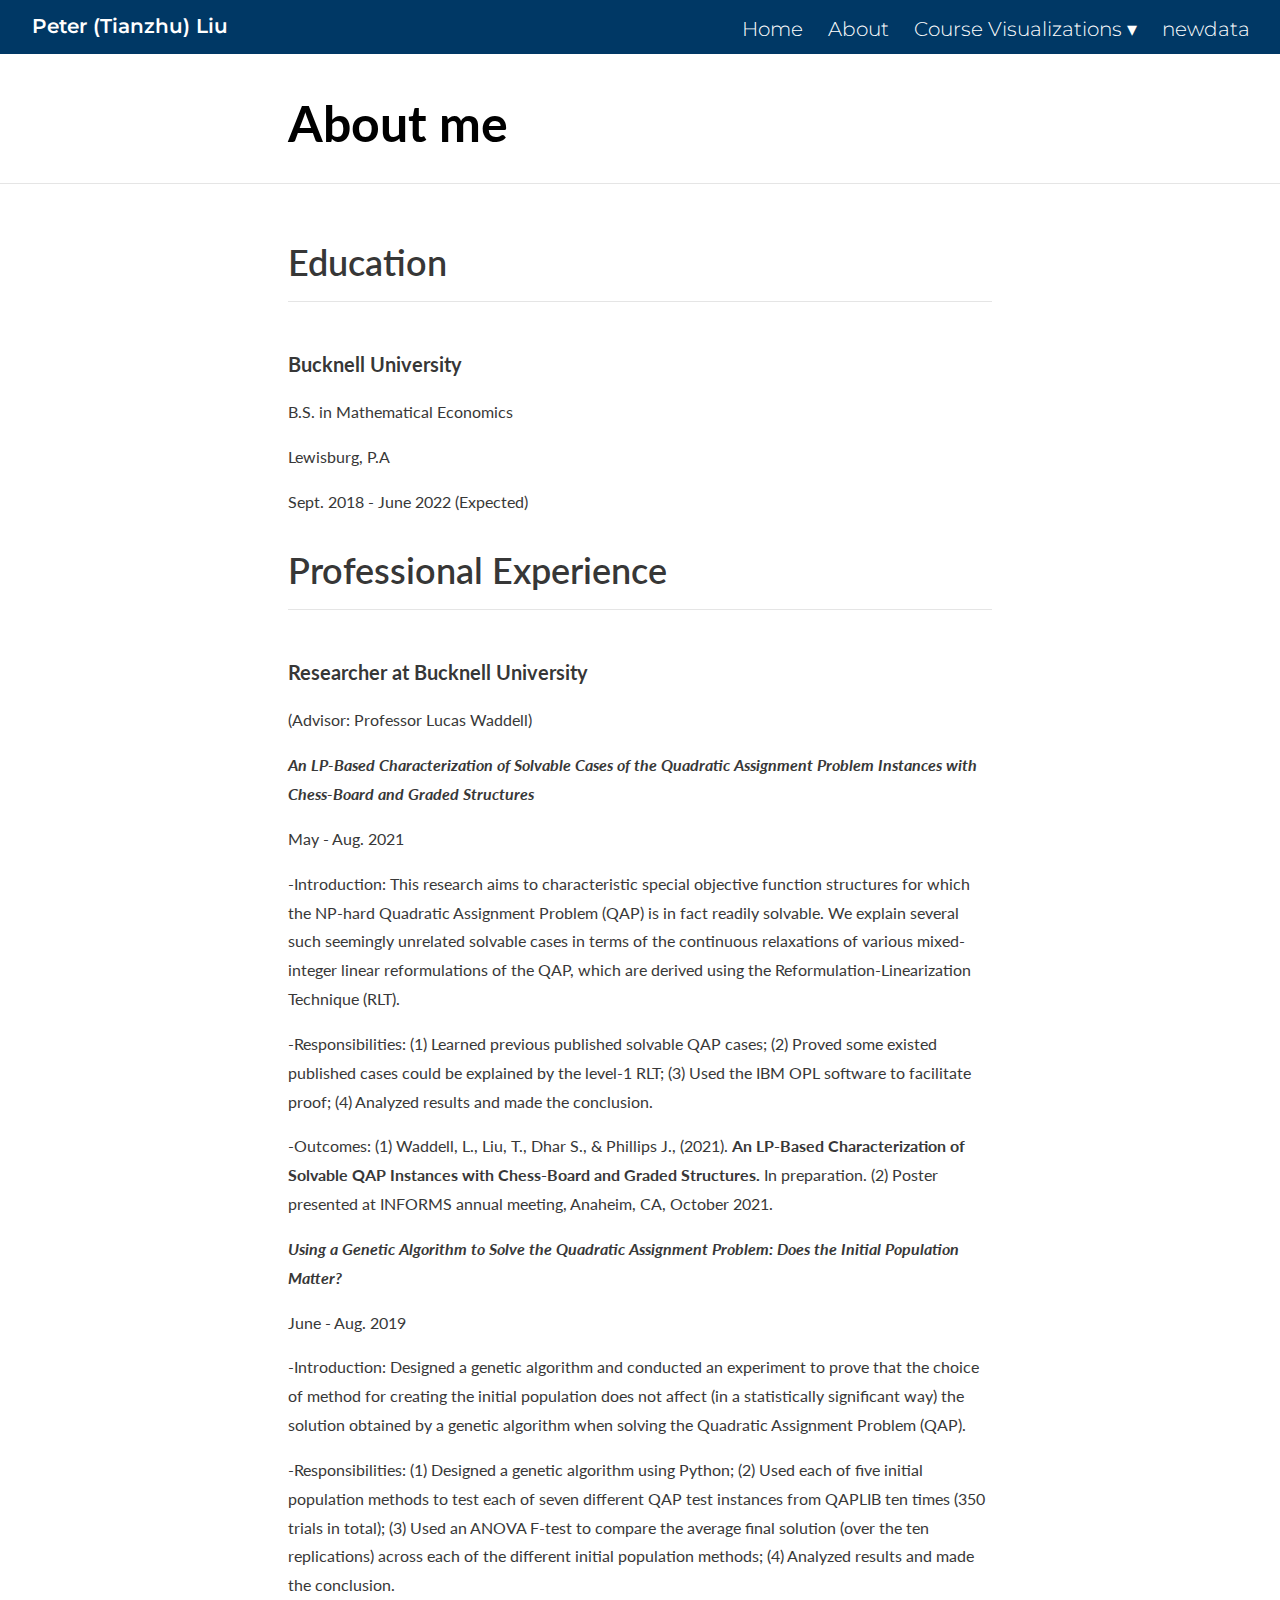
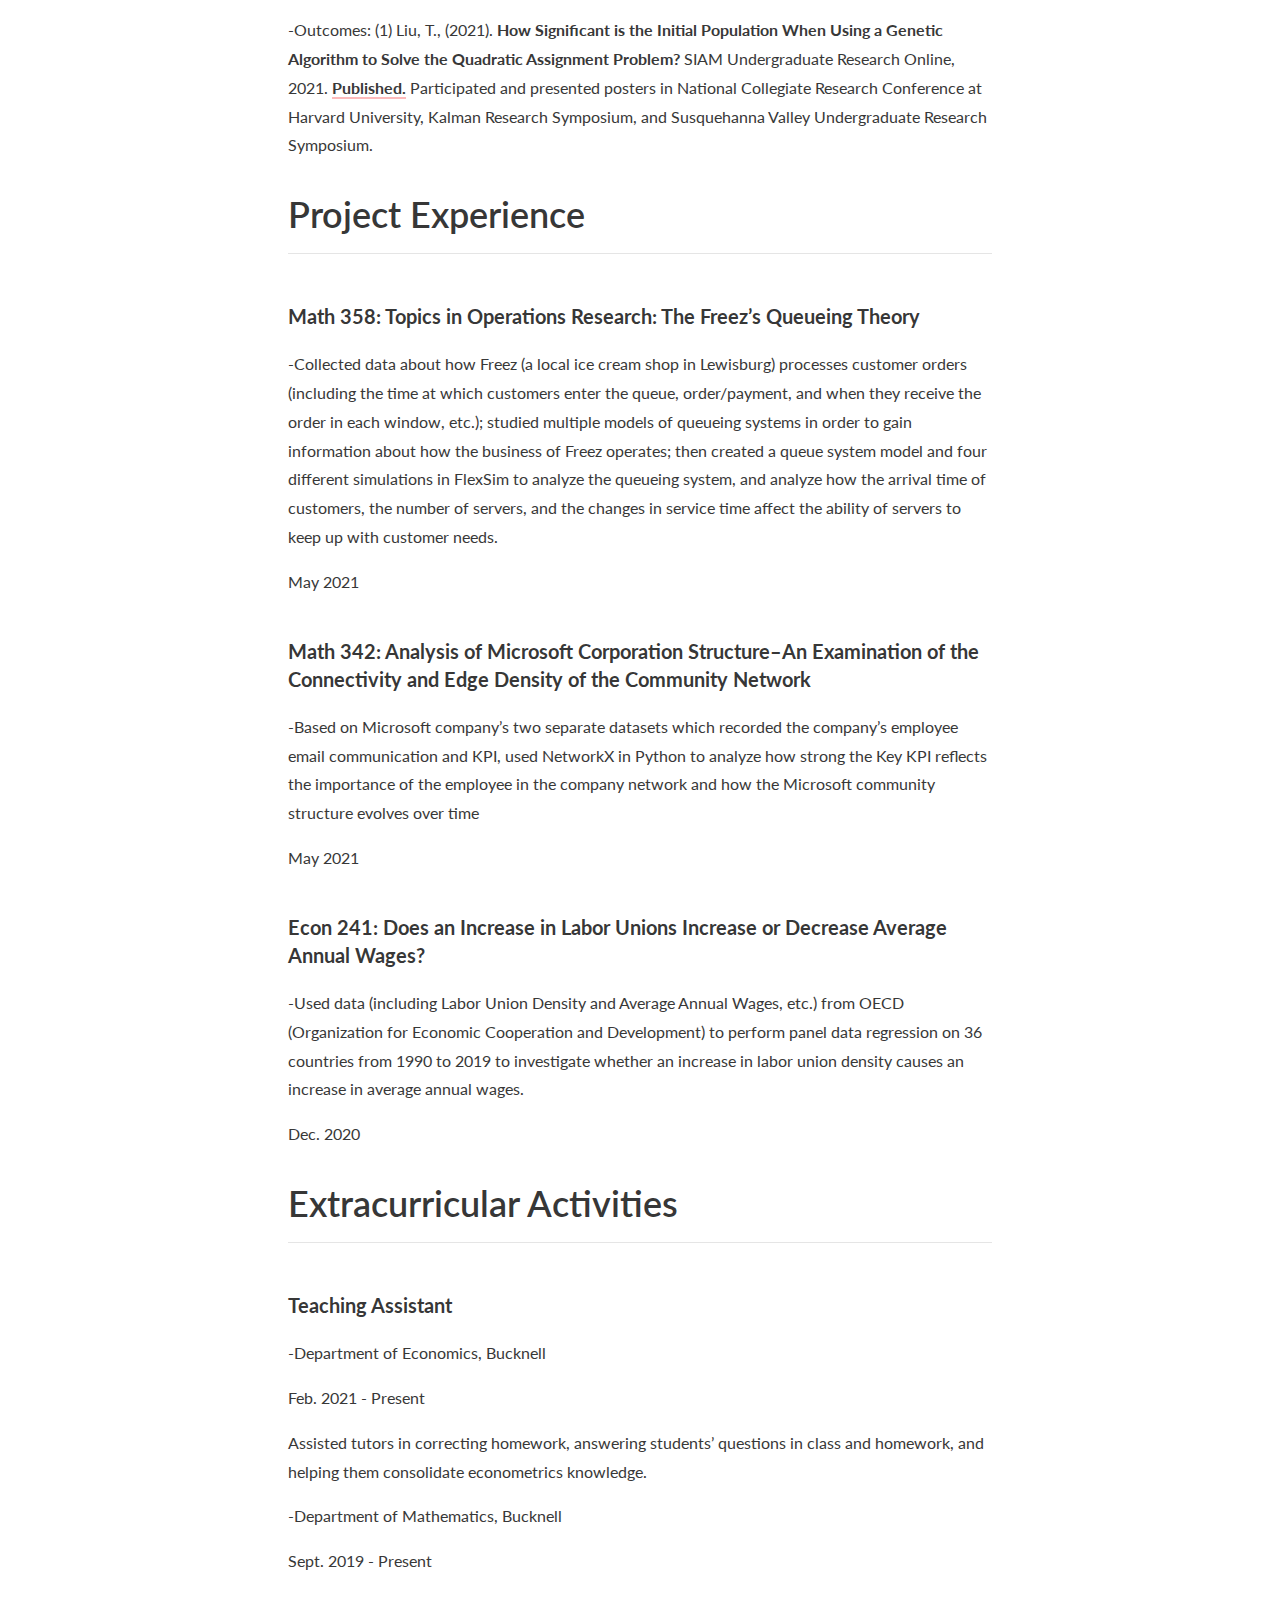
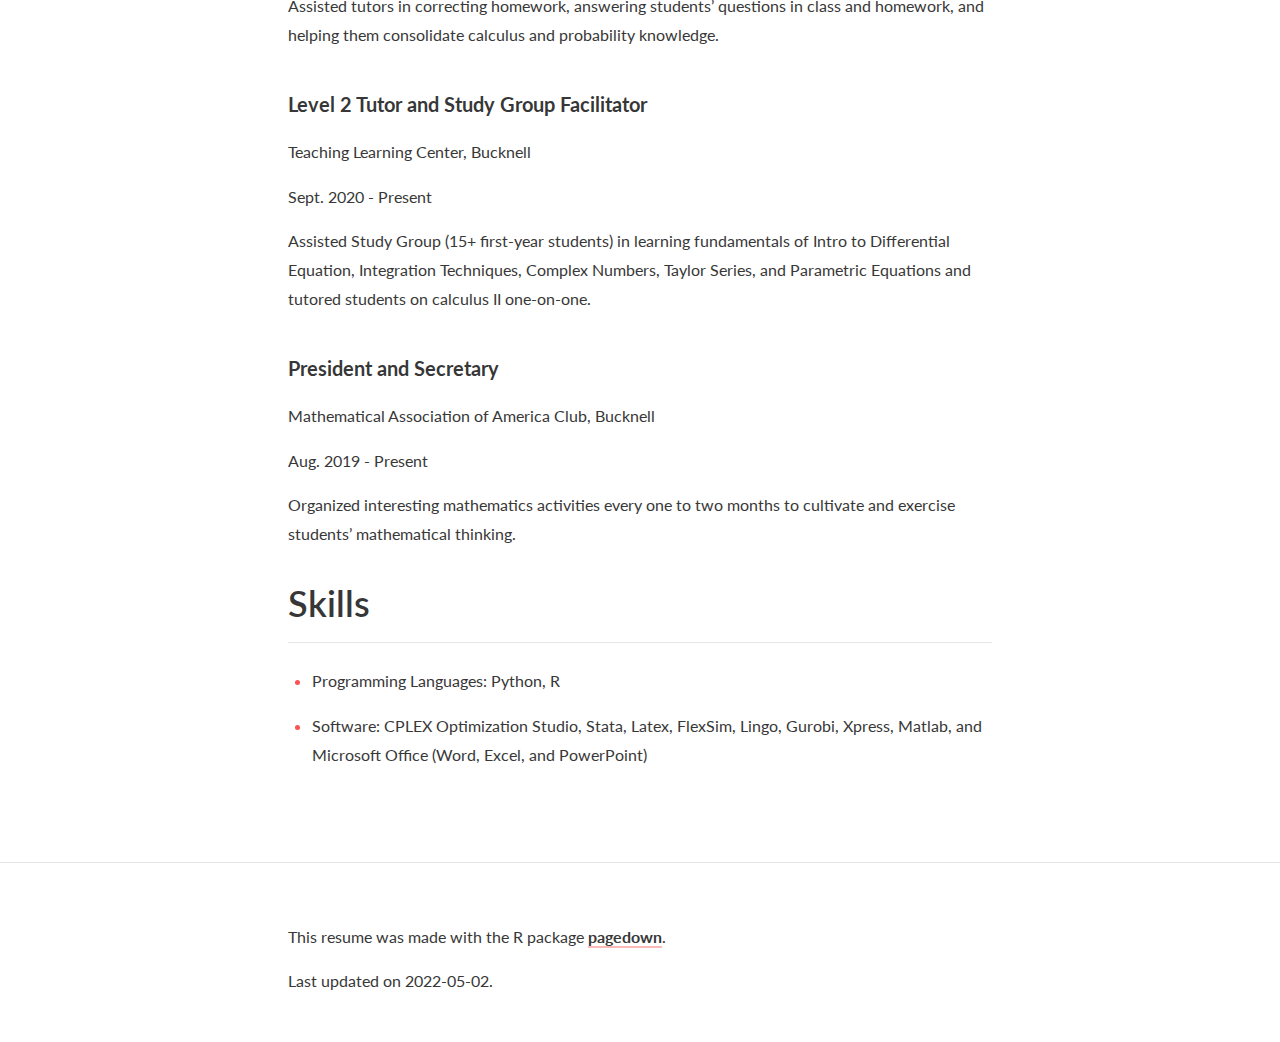
<file: about.html>
<!DOCTYPE html>

<html xmlns="http://www.w3.org/1999/xhtml" lang="" xml:lang="">

<head>
  <meta charset="utf-8"/>
  <meta name="viewport" content="width=device-width, initial-scale=1"/>
  <meta http-equiv="X-UA-Compatible" content="IE=Edge,chrome=1"/>
  <meta name="generator" content="distill" />

  <style type="text/css">
  /* Hide doc at startup (prevent jankiness while JS renders/transforms) */
  body {
    visibility: hidden;
  }
  </style>

 <!--radix_placeholder_import_source-->
 <!--/radix_placeholder_import_source-->

<style type="text/css">code{white-space: pre;}</style>
<style type="text/css" data-origin="pandoc">
pre > code.sourceCode { white-space: pre; position: relative; }
pre > code.sourceCode > span { display: inline-block; line-height: 1.25; }
pre > code.sourceCode > span:empty { height: 1.2em; }
.sourceCode { overflow: visible; }
code.sourceCode > span { color: inherit; text-decoration: inherit; }
div.sourceCode { margin: 1em 0; }
pre.sourceCode { margin: 0; }
@media screen {
div.sourceCode { overflow: auto; }
}
@media print {
pre > code.sourceCode { white-space: pre-wrap; }
pre > code.sourceCode > span { text-indent: -5em; padding-left: 5em; }
}
pre.numberSource code
  { counter-reset: source-line 0; }
pre.numberSource code > span
  { position: relative; left: -4em; counter-increment: source-line; }
pre.numberSource code > span > a:first-child::before
  { content: counter(source-line);
    position: relative; left: -1em; text-align: right; vertical-align: baseline;
    border: none; display: inline-block;
    -webkit-touch-callout: none; -webkit-user-select: none;
    -khtml-user-select: none; -moz-user-select: none;
    -ms-user-select: none; user-select: none;
    padding: 0 4px; width: 4em;
    color: #aaaaaa;
  }
pre.numberSource { margin-left: 3em; border-left: 1px solid #aaaaaa;  padding-left: 4px; }
div.sourceCode
  {   }
@media screen {
pre > code.sourceCode > span > a:first-child::before { text-decoration: underline; }
}
code span.al { color: #ad0000; } /* Alert */
code span.an { color: #5e5e5e; } /* Annotation */
code span.at { } /* Attribute */
code span.bn { color: #ad0000; } /* BaseN */
code span.bu { } /* BuiltIn */
code span.cf { color: #007ba5; } /* ControlFlow */
code span.ch { color: #20794d; } /* Char */
code span.cn { color: #8f5902; } /* Constant */
code span.co { color: #5e5e5e; } /* Comment */
code span.cv { color: #5e5e5e; font-style: italic; } /* CommentVar */
code span.do { color: #5e5e5e; font-style: italic; } /* Documentation */
code span.dt { color: #ad0000; } /* DataType */
code span.dv { color: #ad0000; } /* DecVal */
code span.er { color: #ad0000; } /* Error */
code span.ex { } /* Extension */
code span.fl { color: #ad0000; } /* Float */
code span.fu { color: #4758ab; } /* Function */
code span.im { } /* Import */
code span.in { color: #5e5e5e; } /* Information */
code span.kw { color: #007ba5; } /* Keyword */
code span.op { color: #5e5e5e; } /* Operator */
code span.ot { color: #007ba5; } /* Other */
code span.pp { color: #ad0000; } /* Preprocessor */
code span.sc { color: #5e5e5e; } /* SpecialChar */
code span.ss { color: #20794d; } /* SpecialString */
code span.st { color: #20794d; } /* String */
code span.va { color: #111111; } /* Variable */
code span.vs { color: #20794d; } /* VerbatimString */
code span.wa { color: #5e5e5e; font-style: italic; } /* Warning */
</style>


  <!--radix_placeholder_meta_tags-->
  <title>Peter (Tianzhu) Liu: About me</title>




  <!--  https://developers.facebook.com/docs/sharing/webmasters#markup -->
  <meta property="og:title" content="Peter (Tianzhu) Liu: About me"/>
  <meta property="og:type" content="article"/>
  <meta property="og:locale" content="en_US"/>
  <meta property="og:site_name" content="Peter (Tianzhu) Liu"/>

  <!--  https://dev.twitter.com/cards/types/summary -->
  <meta property="twitter:card" content="summary"/>
  <meta property="twitter:title" content="Peter (Tianzhu) Liu: About me"/>

  <!--/radix_placeholder_meta_tags-->
  <!--radix_placeholder_rmarkdown_metadata-->

  <script type="text/json" id="radix-rmarkdown-metadata">
  {"type":"list","attributes":{"names":{"type":"character","attributes":{},"value":["name","title","description"]}},"value":[{"type":"character","attributes":{},"value":["About"]},{"type":"character","attributes":{},"value":["About me"]},{"type":"NULL"}]}
  </script>
  <!--/radix_placeholder_rmarkdown_metadata-->
  <!--radix_placeholder_navigation_in_header-->
  <meta name="distill:offset" content=""/>

  <script type="application/javascript">

    window.headroom_prevent_pin = false;

    window.document.addEventListener("DOMContentLoaded", function (event) {

      // initialize headroom for banner
      var header = $('header').get(0);
      var headerHeight = header.offsetHeight;
      var headroom = new Headroom(header, {
        tolerance: 5,
        onPin : function() {
          if (window.headroom_prevent_pin) {
            window.headroom_prevent_pin = false;
            headroom.unpin();
          }
        }
      });
      headroom.init();
      if(window.location.hash)
        headroom.unpin();
      $(header).addClass('headroom--transition');

      // offset scroll location for banner on hash change
      // (see: https://github.com/WickyNilliams/headroom.js/issues/38)
      window.addEventListener("hashchange", function(event) {
        window.scrollTo(0, window.pageYOffset - (headerHeight + 25));
      });

      // responsive menu
      $('.distill-site-header').each(function(i, val) {
        var topnav = $(this);
        var toggle = topnav.find('.nav-toggle');
        toggle.on('click', function() {
          topnav.toggleClass('responsive');
        });
      });

      // nav dropdowns
      $('.nav-dropbtn').click(function(e) {
        $(this).next('.nav-dropdown-content').toggleClass('nav-dropdown-active');
        $(this).parent().siblings('.nav-dropdown')
           .children('.nav-dropdown-content').removeClass('nav-dropdown-active');
      });
      $("body").click(function(e){
        $('.nav-dropdown-content').removeClass('nav-dropdown-active');
      });
      $(".nav-dropdown").click(function(e){
        e.stopPropagation();
      });
    });
  </script>

  <style type="text/css">

  /* Theme (user-documented overrideables for nav appearance) */

  .distill-site-nav {
    color: rgba(255, 255, 255, 0.8);
    background-color: #0F2E3D;
    font-size: 15px;
    font-weight: 300;
  }

  .distill-site-nav a {
    color: inherit;
    text-decoration: none;
  }

  .distill-site-nav a:hover {
    color: white;
  }

  @media print {
    .distill-site-nav {
      display: none;
    }
  }

  .distill-site-header {

  }

  .distill-site-footer {

  }


  /* Site Header */

  .distill-site-header {
    width: 100%;
    box-sizing: border-box;
    z-index: 3;
  }

  .distill-site-header .nav-left {
    display: inline-block;
    margin-left: 8px;
  }

  @media screen and (max-width: 768px) {
    .distill-site-header .nav-left {
      margin-left: 0;
    }
  }


  .distill-site-header .nav-right {
    float: right;
    margin-right: 8px;
  }

  .distill-site-header a,
  .distill-site-header .title {
    display: inline-block;
    text-align: center;
    padding: 14px 10px 14px 10px;
  }

  .distill-site-header .title {
    font-size: 18px;
    min-width: 150px;
  }

  .distill-site-header .logo {
    padding: 0;
  }

  .distill-site-header .logo img {
    display: none;
    max-height: 20px;
    width: auto;
    margin-bottom: -4px;
  }

  .distill-site-header .nav-image img {
    max-height: 18px;
    width: auto;
    display: inline-block;
    margin-bottom: -3px;
  }



  @media screen and (min-width: 1000px) {
    .distill-site-header .logo img {
      display: inline-block;
    }
    .distill-site-header .nav-left {
      margin-left: 20px;
    }
    .distill-site-header .nav-right {
      margin-right: 20px;
    }
    .distill-site-header .title {
      padding-left: 12px;
    }
  }


  .distill-site-header .nav-toggle {
    display: none;
  }

  .nav-dropdown {
    display: inline-block;
    position: relative;
  }

  .nav-dropdown .nav-dropbtn {
    border: none;
    outline: none;
    color: rgba(255, 255, 255, 0.8);
    padding: 16px 10px;
    background-color: transparent;
    font-family: inherit;
    font-size: inherit;
    font-weight: inherit;
    margin: 0;
    margin-top: 1px;
    z-index: 2;
  }

  .nav-dropdown-content {
    display: none;
    position: absolute;
    background-color: white;
    min-width: 200px;
    border: 1px solid rgba(0,0,0,0.15);
    border-radius: 4px;
    box-shadow: 0px 8px 16px 0px rgba(0,0,0,0.1);
    z-index: 1;
    margin-top: 2px;
    white-space: nowrap;
    padding-top: 4px;
    padding-bottom: 4px;
  }

  .nav-dropdown-content hr {
    margin-top: 4px;
    margin-bottom: 4px;
    border: none;
    border-bottom: 1px solid rgba(0, 0, 0, 0.1);
  }

  .nav-dropdown-active {
    display: block;
  }

  .nav-dropdown-content a, .nav-dropdown-content .nav-dropdown-header {
    color: black;
    padding: 6px 24px;
    text-decoration: none;
    display: block;
    text-align: left;
  }

  .nav-dropdown-content .nav-dropdown-header {
    display: block;
    padding: 5px 24px;
    padding-bottom: 0;
    text-transform: uppercase;
    font-size: 14px;
    color: #999999;
    white-space: nowrap;
  }

  .nav-dropdown:hover .nav-dropbtn {
    color: white;
  }

  .nav-dropdown-content a:hover {
    background-color: #ddd;
    color: black;
  }

  .nav-right .nav-dropdown-content {
    margin-left: -45%;
    right: 0;
  }

  @media screen and (max-width: 768px) {
    .distill-site-header a, .distill-site-header .nav-dropdown  {display: none;}
    .distill-site-header a.nav-toggle {
      float: right;
      display: block;
    }
    .distill-site-header .title {
      margin-left: 0;
    }
    .distill-site-header .nav-right {
      margin-right: 0;
    }
    .distill-site-header {
      overflow: hidden;
    }
    .nav-right .nav-dropdown-content {
      margin-left: 0;
    }
  }


  @media screen and (max-width: 768px) {
    .distill-site-header.responsive {position: relative; min-height: 500px; }
    .distill-site-header.responsive a.nav-toggle {
      position: absolute;
      right: 0;
      top: 0;
    }
    .distill-site-header.responsive a,
    .distill-site-header.responsive .nav-dropdown {
      display: block;
      text-align: left;
    }
    .distill-site-header.responsive .nav-left,
    .distill-site-header.responsive .nav-right {
      width: 100%;
    }
    .distill-site-header.responsive .nav-dropdown {float: none;}
    .distill-site-header.responsive .nav-dropdown-content {position: relative;}
    .distill-site-header.responsive .nav-dropdown .nav-dropbtn {
      display: block;
      width: 100%;
      text-align: left;
    }
  }

  /* Site Footer */

  .distill-site-footer {
    width: 100%;
    overflow: hidden;
    box-sizing: border-box;
    z-index: 3;
    margin-top: 30px;
    padding-top: 30px;
    padding-bottom: 30px;
    text-align: center;
  }

  /* Headroom */

  d-title {
    padding-top: 6rem;
  }

  @media print {
    d-title {
      padding-top: 4rem;
    }
  }

  .headroom {
    z-index: 1000;
    position: fixed;
    top: 0;
    left: 0;
    right: 0;
  }

  .headroom--transition {
    transition: all .4s ease-in-out;
  }

  .headroom--unpinned {
    top: -100px;
  }

  .headroom--pinned {
    top: 0;
  }

  /* adjust viewport for navbar height */
  /* helps vertically center bootstrap (non-distill) content */
  .min-vh-100 {
    min-height: calc(100vh - 100px) !important;
  }

  </style>

  <script src="site_libs/jquery-3.6.0/jquery-3.6.0.min.js"></script>
  <link href="site_libs/font-awesome-5.1.0/css/all.css" rel="stylesheet"/>
  <link href="site_libs/font-awesome-5.1.0/css/v4-shims.css" rel="stylesheet"/>
  <script src="site_libs/headroom-0.9.4/headroom.min.js"></script>
  <script src="site_libs/autocomplete-0.37.1/autocomplete.min.js"></script>
  <script src="site_libs/fuse-6.4.1/fuse.min.js"></script>

  <script type="application/javascript">

  function getMeta(metaName) {
    var metas = document.getElementsByTagName('meta');
    for (let i = 0; i < metas.length; i++) {
      if (metas[i].getAttribute('name') === metaName) {
        return metas[i].getAttribute('content');
      }
    }
    return '';
  }

  function offsetURL(url) {
    var offset = getMeta('distill:offset');
    return offset ? offset + '/' + url : url;
  }

  function createFuseIndex() {

    // create fuse index
    var options = {
      keys: [
        { name: 'title', weight: 20 },
        { name: 'categories', weight: 15 },
        { name: 'description', weight: 10 },
        { name: 'contents', weight: 5 },
      ],
      ignoreLocation: true,
      threshold: 0
    };
    var fuse = new window.Fuse([], options);

    // fetch the main search.json
    return fetch(offsetURL('search.json'))
      .then(function(response) {
        if (response.status == 200) {
          return response.json().then(function(json) {
            // index main articles
            json.articles.forEach(function(article) {
              fuse.add(article);
            });
            // download collections and index their articles
            return Promise.all(json.collections.map(function(collection) {
              return fetch(offsetURL(collection)).then(function(response) {
                if (response.status === 200) {
                  return response.json().then(function(articles) {
                    articles.forEach(function(article) {
                      fuse.add(article);
                    });
                  })
                } else {
                  return Promise.reject(
                    new Error('Unexpected status from search index request: ' +
                              response.status)
                  );
                }
              });
            })).then(function() {
              return fuse;
            });
          });

        } else {
          return Promise.reject(
            new Error('Unexpected status from search index request: ' +
                        response.status)
          );
        }
      });
  }

  window.document.addEventListener("DOMContentLoaded", function (event) {

    // get search element (bail if we don't have one)
    var searchEl = window.document.getElementById('distill-search');
    if (!searchEl)
      return;

    createFuseIndex()
      .then(function(fuse) {

        // make search box visible
        searchEl.classList.remove('hidden');

        // initialize autocomplete
        var options = {
          autoselect: true,
          hint: false,
          minLength: 2,
        };
        window.autocomplete(searchEl, options, [{
          source: function(query, callback) {
            const searchOptions = {
              isCaseSensitive: false,
              shouldSort: true,
              minMatchCharLength: 2,
              limit: 10,
            };
            var results = fuse.search(query, searchOptions);
            callback(results
              .map(function(result) { return result.item; })
            );
          },
          templates: {
            suggestion: function(suggestion) {
              var img = suggestion.preview && Object.keys(suggestion.preview).length > 0
                ? `<img src="${offsetURL(suggestion.preview)}"</img>`
                : '';
              var html = `
                <div class="search-item">
                  <h3>${suggestion.title}</h3>
                  <div class="search-item-description">
                    ${suggestion.description || ''}
                  </div>
                  <div class="search-item-preview">
                    ${img}
                  </div>
                </div>
              `;
              return html;
            }
          }
        }]).on('autocomplete:selected', function(event, suggestion) {
          window.location.href = offsetURL(suggestion.path);
        });
        // remove inline display style on autocompleter (we want to
        // manage responsive display via css)
        $('.algolia-autocomplete').css("display", "");
      })
      .catch(function(error) {
        console.log(error);
      });

  });

  </script>

  <style type="text/css">

  .nav-search {
    font-size: x-small;
  }

  /* Algolioa Autocomplete */

  .algolia-autocomplete {
    display: inline-block;
    margin-left: 10px;
    vertical-align: sub;
    background-color: white;
    color: black;
    padding: 6px;
    padding-top: 8px;
    padding-bottom: 0;
    border-radius: 6px;
    border: 1px #0F2E3D solid;
    width: 180px;
  }


  @media screen and (max-width: 768px) {
    .distill-site-nav .algolia-autocomplete {
      display: none;
      visibility: hidden;
    }
    .distill-site-nav.responsive .algolia-autocomplete {
      display: inline-block;
      visibility: visible;
    }
    .distill-site-nav.responsive .algolia-autocomplete .aa-dropdown-menu {
      margin-left: 0;
      width: 400px;
      max-height: 400px;
    }
  }

  .algolia-autocomplete .aa-input, .algolia-autocomplete .aa-hint {
    width: 90%;
    outline: none;
    border: none;
  }

  .algolia-autocomplete .aa-hint {
    color: #999;
  }
  .algolia-autocomplete .aa-dropdown-menu {
    width: 550px;
    max-height: 70vh;
    overflow-x: visible;
    overflow-y: scroll;
    padding: 5px;
    margin-top: 3px;
    margin-left: -150px;
    background-color: #fff;
    border-radius: 5px;
    border: 1px solid #999;
    border-top: none;
  }

  .algolia-autocomplete .aa-dropdown-menu .aa-suggestion {
    cursor: pointer;
    padding: 5px 4px;
    border-bottom: 1px solid #eee;
  }

  .algolia-autocomplete .aa-dropdown-menu .aa-suggestion:last-of-type {
    border-bottom: none;
    margin-bottom: 2px;
  }

  .algolia-autocomplete .aa-dropdown-menu .aa-suggestion .search-item {
    overflow: hidden;
    font-size: 0.8em;
    line-height: 1.4em;
  }

  .algolia-autocomplete .aa-dropdown-menu .aa-suggestion .search-item h3 {
    font-size: 1rem;
    margin-block-start: 0;
    margin-block-end: 5px;
  }

  .algolia-autocomplete .aa-dropdown-menu .aa-suggestion .search-item-description {
    display: inline-block;
    overflow: hidden;
    height: 2.8em;
    width: 80%;
    margin-right: 4%;
  }

  .algolia-autocomplete .aa-dropdown-menu .aa-suggestion .search-item-preview {
    display: inline-block;
    width: 15%;
  }

  .algolia-autocomplete .aa-dropdown-menu .aa-suggestion .search-item-preview img {
    height: 3em;
    width: auto;
    display: none;
  }

  .algolia-autocomplete .aa-dropdown-menu .aa-suggestion .search-item-preview img[src] {
    display: initial;
  }

  .algolia-autocomplete .aa-dropdown-menu .aa-suggestion.aa-cursor {
    background-color: #eee;
  }
  .algolia-autocomplete .aa-dropdown-menu .aa-suggestion em {
    font-weight: bold;
    font-style: normal;
  }

  </style>


  <!--/radix_placeholder_navigation_in_header-->
  <!--radix_placeholder_distill-->

  <style type="text/css">

  body {
    background-color: white;
  }

  .pandoc-table {
    width: 100%;
  }

  .pandoc-table>caption {
    margin-bottom: 10px;
  }

  .pandoc-table th:not([align]) {
    text-align: left;
  }

  .pagedtable-footer {
    font-size: 15px;
  }

  d-byline .byline {
    grid-template-columns: 2fr 2fr;
  }

  d-byline .byline h3 {
    margin-block-start: 1.5em;
  }

  d-byline .byline .authors-affiliations h3 {
    margin-block-start: 0.5em;
  }

  .authors-affiliations .orcid-id {
    width: 16px;
    height:16px;
    margin-left: 4px;
    margin-right: 4px;
    vertical-align: middle;
    padding-bottom: 2px;
  }

  d-title .dt-tags {
    margin-top: 1em;
    grid-column: text;
  }

  .dt-tags .dt-tag {
    text-decoration: none;
    display: inline-block;
    color: rgba(0,0,0,0.6);
    padding: 0em 0.4em;
    margin-right: 0.5em;
    margin-bottom: 0.4em;
    font-size: 70%;
    border: 1px solid rgba(0,0,0,0.2);
    border-radius: 3px;
    text-transform: uppercase;
    font-weight: 500;
  }

  d-article table.gt_table td,
  d-article table.gt_table th {
    border-bottom: none;
  }

  .html-widget {
    margin-bottom: 2.0em;
  }

  .l-screen-inset {
    padding-right: 16px;
  }

  .l-screen .caption {
    margin-left: 10px;
  }

  .shaded {
    background: rgb(247, 247, 247);
    padding-top: 20px;
    padding-bottom: 20px;
    border-top: 1px solid rgba(0, 0, 0, 0.1);
    border-bottom: 1px solid rgba(0, 0, 0, 0.1);
  }

  .shaded .html-widget {
    margin-bottom: 0;
    border: 1px solid rgba(0, 0, 0, 0.1);
  }

  .shaded .shaded-content {
    background: white;
  }

  .text-output {
    margin-top: 0;
    line-height: 1.5em;
  }

  .hidden {
    display: none !important;
  }

  d-article {
    padding-top: 2.5rem;
    padding-bottom: 30px;
  }

  d-appendix {
    padding-top: 30px;
  }

  d-article>p>img {
    width: 100%;
  }

  d-article h2 {
    margin: 1rem 0 1.5rem 0;
  }

  d-article h3 {
    margin-top: 1.5rem;
  }

  d-article iframe {
    border: 1px solid rgba(0, 0, 0, 0.1);
    margin-bottom: 2.0em;
    width: 100%;
  }

  /* Tweak code blocks */

  d-article div.sourceCode code,
  d-article pre code {
    font-family: Consolas, Monaco, 'Andale Mono', 'Ubuntu Mono', monospace;
  }

  d-article pre,
  d-article div.sourceCode,
  d-article div.sourceCode pre {
    overflow: auto;
  }

  d-article div.sourceCode {
    background-color: white;
  }

  d-article div.sourceCode pre {
    padding-left: 10px;
    font-size: 12px;
    border-left: 2px solid rgba(0,0,0,0.1);
  }

  d-article pre {
    font-size: 12px;
    color: black;
    background: none;
    margin-top: 0;
    text-align: left;
    white-space: pre;
    word-spacing: normal;
    word-break: normal;
    word-wrap: normal;
    line-height: 1.5;

    -moz-tab-size: 4;
    -o-tab-size: 4;
    tab-size: 4;

    -webkit-hyphens: none;
    -moz-hyphens: none;
    -ms-hyphens: none;
    hyphens: none;
  }

  d-article pre a {
    border-bottom: none;
  }

  d-article pre a:hover {
    border-bottom: none;
    text-decoration: underline;
  }

  d-article details {
    grid-column: text;
    margin-bottom: 0.8em;
  }

  @media(min-width: 768px) {

  d-article pre,
  d-article div.sourceCode,
  d-article div.sourceCode pre {
    overflow: visible !important;
  }

  d-article div.sourceCode pre {
    padding-left: 18px;
    font-size: 14px;
  }

  d-article pre {
    font-size: 14px;
  }

  }

  figure img.external {
    background: white;
    border: 1px solid rgba(0, 0, 0, 0.1);
    box-shadow: 0 1px 8px rgba(0, 0, 0, 0.1);
    padding: 18px;
    box-sizing: border-box;
  }

  /* CSS for d-contents */

  .d-contents {
    grid-column: text;
    color: rgba(0,0,0,0.8);
    font-size: 0.9em;
    padding-bottom: 1em;
    margin-bottom: 1em;
    padding-bottom: 0.5em;
    margin-bottom: 1em;
    padding-left: 0.25em;
    justify-self: start;
  }

  @media(min-width: 1000px) {
    .d-contents.d-contents-float {
      height: 0;
      grid-column-start: 1;
      grid-column-end: 4;
      justify-self: center;
      padding-right: 3em;
      padding-left: 2em;
    }
  }

  .d-contents nav h3 {
    font-size: 18px;
    margin-top: 0;
    margin-bottom: 1em;
  }

  .d-contents li {
    list-style-type: none
  }

  .d-contents nav > ul {
    padding-left: 0;
  }

  .d-contents ul {
    padding-left: 1em
  }

  .d-contents nav ul li {
    margin-top: 0.6em;
    margin-bottom: 0.2em;
  }

  .d-contents nav a {
    font-size: 13px;
    border-bottom: none;
    text-decoration: none
    color: rgba(0, 0, 0, 0.8);
  }

  .d-contents nav a:hover {
    text-decoration: underline solid rgba(0, 0, 0, 0.6)
  }

  .d-contents nav > ul > li > a {
    font-weight: 600;
  }

  .d-contents nav > ul > li > ul {
    font-weight: inherit;
  }

  .d-contents nav > ul > li > ul > li {
    margin-top: 0.2em;
  }


  .d-contents nav ul {
    margin-top: 0;
    margin-bottom: 0.25em;
  }

  .d-article-with-toc h2:nth-child(2) {
    margin-top: 0;
  }


  /* Figure */

  .figure {
    position: relative;
    margin-bottom: 2.5em;
    margin-top: 1.5em;
  }

  .figure img {
    width: 100%;
  }

  .figure .caption {
    color: rgba(0, 0, 0, 0.6);
    font-size: 12px;
    line-height: 1.5em;
  }

  .figure img.external {
    background: white;
    border: 1px solid rgba(0, 0, 0, 0.1);
    box-shadow: 0 1px 8px rgba(0, 0, 0, 0.1);
    padding: 18px;
    box-sizing: border-box;
  }

  .figure .caption a {
    color: rgba(0, 0, 0, 0.6);
  }

  .figure .caption b,
  .figure .caption strong, {
    font-weight: 600;
    color: rgba(0, 0, 0, 1.0);
  }

  /* Citations */

  d-article .citation {
    color: inherit;
    cursor: inherit;
  }

  div.hanging-indent{
    margin-left: 1em; text-indent: -1em;
  }

  /* Citation hover box */

  .tippy-box[data-theme~=light-border] {
    background-color: rgba(250, 250, 250, 0.95);
  }

  .tippy-content > p {
    margin-bottom: 0;
    padding: 2px;
  }


  /* Tweak 1000px media break to show more text */

  @media(min-width: 1000px) {
    .base-grid,
    distill-header,
    d-title,
    d-abstract,
    d-article,
    d-appendix,
    distill-appendix,
    d-byline,
    d-footnote-list,
    d-citation-list,
    distill-footer {
      grid-template-columns: [screen-start] 1fr [page-start kicker-start] 80px [middle-start] 50px [text-start kicker-end] 65px 65px 65px 65px 65px 65px 65px 65px [text-end gutter-start] 65px [middle-end] 65px [page-end gutter-end] 1fr [screen-end];
      grid-column-gap: 16px;
    }

    .grid {
      grid-column-gap: 16px;
    }

    d-article {
      font-size: 1.06rem;
      line-height: 1.7em;
    }
    figure .caption, .figure .caption, figure figcaption {
      font-size: 13px;
    }
  }

  @media(min-width: 1180px) {
    .base-grid,
    distill-header,
    d-title,
    d-abstract,
    d-article,
    d-appendix,
    distill-appendix,
    d-byline,
    d-footnote-list,
    d-citation-list,
    distill-footer {
      grid-template-columns: [screen-start] 1fr [page-start kicker-start] 60px [middle-start] 60px [text-start kicker-end] 60px 60px 60px 60px 60px 60px 60px 60px [text-end gutter-start] 60px [middle-end] 60px [page-end gutter-end] 1fr [screen-end];
      grid-column-gap: 32px;
    }

    .grid {
      grid-column-gap: 32px;
    }
  }


  /* Get the citation styles for the appendix (not auto-injected on render since
     we do our own rendering of the citation appendix) */

  d-appendix .citation-appendix,
  .d-appendix .citation-appendix {
    font-size: 11px;
    line-height: 15px;
    border-left: 1px solid rgba(0, 0, 0, 0.1);
    padding-left: 18px;
    border: 1px solid rgba(0,0,0,0.1);
    background: rgba(0, 0, 0, 0.02);
    padding: 10px 18px;
    border-radius: 3px;
    color: rgba(150, 150, 150, 1);
    overflow: hidden;
    margin-top: -12px;
    white-space: pre-wrap;
    word-wrap: break-word;
  }

  /* Include appendix styles here so they can be overridden */

  d-appendix {
    contain: layout style;
    font-size: 0.8em;
    line-height: 1.7em;
    margin-top: 60px;
    margin-bottom: 0;
    border-top: 1px solid rgba(0, 0, 0, 0.1);
    color: rgba(0,0,0,0.5);
    padding-top: 60px;
    padding-bottom: 48px;
  }

  d-appendix h3 {
    grid-column: page-start / text-start;
    font-size: 15px;
    font-weight: 500;
    margin-top: 1em;
    margin-bottom: 0;
    color: rgba(0,0,0,0.65);
  }

  d-appendix h3 + * {
    margin-top: 1em;
  }

  d-appendix ol {
    padding: 0 0 0 15px;
  }

  @media (min-width: 768px) {
    d-appendix ol {
      padding: 0 0 0 30px;
      margin-left: -30px;
    }
  }

  d-appendix li {
    margin-bottom: 1em;
  }

  d-appendix a {
    color: rgba(0, 0, 0, 0.6);
  }

  d-appendix > * {
    grid-column: text;
  }

  d-appendix > d-footnote-list,
  d-appendix > d-citation-list,
  d-appendix > distill-appendix {
    grid-column: screen;
  }

  /* Include footnote styles here so they can be overridden */

  d-footnote-list {
    contain: layout style;
  }

  d-footnote-list > * {
    grid-column: text;
  }

  d-footnote-list a.footnote-backlink {
    color: rgba(0,0,0,0.3);
    padding-left: 0.5em;
  }



  /* Anchor.js */

  .anchorjs-link {
    /*transition: all .25s linear; */
    text-decoration: none;
    border-bottom: none;
  }
  *:hover > .anchorjs-link {
    margin-left: -1.125em !important;
    text-decoration: none;
    border-bottom: none;
  }

  /* Social footer */

  .social_footer {
    margin-top: 30px;
    margin-bottom: 0;
    color: rgba(0,0,0,0.67);
  }

  .disqus-comments {
    margin-right: 30px;
  }

  .disqus-comment-count {
    border-bottom: 1px solid rgba(0, 0, 0, 0.4);
    cursor: pointer;
  }

  #disqus_thread {
    margin-top: 30px;
  }

  .article-sharing a {
    border-bottom: none;
    margin-right: 8px;
  }

  .article-sharing a:hover {
    border-bottom: none;
  }

  .sidebar-section.subscribe {
    font-size: 12px;
    line-height: 1.6em;
  }

  .subscribe p {
    margin-bottom: 0.5em;
  }


  .article-footer .subscribe {
    font-size: 15px;
    margin-top: 45px;
  }


  .sidebar-section.custom {
    font-size: 12px;
    line-height: 1.6em;
  }

  .custom p {
    margin-bottom: 0.5em;
  }

  /* Styles for listing layout (hide title) */
  .layout-listing d-title, .layout-listing .d-title {
    display: none;
  }

  /* Styles for posts lists (not auto-injected) */


  .posts-with-sidebar {
    padding-left: 45px;
    padding-right: 45px;
  }

  .posts-list .description h2,
  .posts-list .description p {
    font-family: -apple-system, BlinkMacSystemFont, "Segoe UI", Roboto, Oxygen, Ubuntu, Cantarell, "Fira Sans", "Droid Sans", "Helvetica Neue", Arial, sans-serif;
  }

  .posts-list .description h2 {
    font-weight: 700;
    border-bottom: none;
    padding-bottom: 0;
  }

  .posts-list h2.post-tag {
    border-bottom: 1px solid rgba(0, 0, 0, 0.2);
    padding-bottom: 12px;
  }
  .posts-list {
    margin-top: 60px;
    margin-bottom: 24px;
  }

  .posts-list .post-preview {
    text-decoration: none;
    overflow: hidden;
    display: block;
    border-bottom: 1px solid rgba(0, 0, 0, 0.1);
    padding: 24px 0;
  }

  .post-preview-last {
    border-bottom: none !important;
  }

  .posts-list .posts-list-caption {
    grid-column: screen;
    font-weight: 400;
  }

  .posts-list .post-preview h2 {
    margin: 0 0 6px 0;
    line-height: 1.2em;
    font-style: normal;
    font-size: 24px;
  }

  .posts-list .post-preview p {
    margin: 0 0 12px 0;
    line-height: 1.4em;
    font-size: 16px;
  }

  .posts-list .post-preview .thumbnail {
    box-sizing: border-box;
    margin-bottom: 24px;
    position: relative;
    max-width: 500px;
  }
  .posts-list .post-preview img {
    width: 100%;
    display: block;
  }

  .posts-list .metadata {
    font-size: 12px;
    line-height: 1.4em;
    margin-bottom: 18px;
  }

  .posts-list .metadata > * {
    display: inline-block;
  }

  .posts-list .metadata .publishedDate {
    margin-right: 2em;
  }

  .posts-list .metadata .dt-authors {
    display: block;
    margin-top: 0.3em;
    margin-right: 2em;
  }

  .posts-list .dt-tags {
    display: block;
    line-height: 1em;
  }

  .posts-list .dt-tags .dt-tag {
    display: inline-block;
    color: rgba(0,0,0,0.6);
    padding: 0.3em 0.4em;
    margin-right: 0.2em;
    margin-bottom: 0.4em;
    font-size: 60%;
    border: 1px solid rgba(0,0,0,0.2);
    border-radius: 3px;
    text-transform: uppercase;
    font-weight: 500;
  }

  .posts-list img {
    opacity: 1;
  }

  .posts-list img[data-src] {
    opacity: 0;
  }

  .posts-more {
    clear: both;
  }


  .posts-sidebar {
    font-size: 16px;
  }

  .posts-sidebar h3 {
    font-size: 16px;
    margin-top: 0;
    margin-bottom: 0.5em;
    font-weight: 400;
    text-transform: uppercase;
  }

  .sidebar-section {
    margin-bottom: 30px;
  }

  .categories ul {
    list-style-type: none;
    margin: 0;
    padding: 0;
  }

  .categories li {
    color: rgba(0, 0, 0, 0.8);
    margin-bottom: 0;
  }

  .categories li>a {
    border-bottom: none;
  }

  .categories li>a:hover {
    border-bottom: 1px solid rgba(0, 0, 0, 0.4);
  }

  .categories .active {
    font-weight: 600;
  }

  .categories .category-count {
    color: rgba(0, 0, 0, 0.4);
  }


  @media(min-width: 768px) {
    .posts-list .post-preview h2 {
      font-size: 26px;
    }
    .posts-list .post-preview .thumbnail {
      float: right;
      width: 30%;
      margin-bottom: 0;
    }
    .posts-list .post-preview .description {
      float: left;
      width: 45%;
    }
    .posts-list .post-preview .metadata {
      float: left;
      width: 20%;
      margin-top: 8px;
    }
    .posts-list .post-preview p {
      margin: 0 0 12px 0;
      line-height: 1.5em;
      font-size: 16px;
    }
    .posts-with-sidebar .posts-list {
      float: left;
      width: 75%;
    }
    .posts-with-sidebar .posts-sidebar {
      float: right;
      width: 20%;
      margin-top: 60px;
      padding-top: 24px;
      padding-bottom: 24px;
    }
  }


  /* Improve display for browsers without grid (IE/Edge <= 15) */

  .downlevel {
    line-height: 1.6em;
    font-family: -apple-system, BlinkMacSystemFont, "Segoe UI", Roboto, Oxygen, Ubuntu, Cantarell, "Fira Sans", "Droid Sans", "Helvetica Neue", Arial, sans-serif;
    margin: 0;
  }

  .downlevel .d-title {
    padding-top: 6rem;
    padding-bottom: 1.5rem;
  }

  .downlevel .d-title h1 {
    font-size: 50px;
    font-weight: 700;
    line-height: 1.1em;
    margin: 0 0 0.5rem;
  }

  .downlevel .d-title p {
    font-weight: 300;
    font-size: 1.2rem;
    line-height: 1.55em;
    margin-top: 0;
  }

  .downlevel .d-byline {
    padding-top: 0.8em;
    padding-bottom: 0.8em;
    font-size: 0.8rem;
    line-height: 1.8em;
  }

  .downlevel .section-separator {
    border: none;
    border-top: 1px solid rgba(0, 0, 0, 0.1);
  }

  .downlevel .d-article {
    font-size: 1.06rem;
    line-height: 1.7em;
    padding-top: 1rem;
    padding-bottom: 2rem;
  }


  .downlevel .d-appendix {
    padding-left: 0;
    padding-right: 0;
    max-width: none;
    font-size: 0.8em;
    line-height: 1.7em;
    margin-bottom: 0;
    color: rgba(0,0,0,0.5);
    padding-top: 40px;
    padding-bottom: 48px;
  }

  .downlevel .footnotes ol {
    padding-left: 13px;
  }

  .downlevel .base-grid,
  .downlevel .distill-header,
  .downlevel .d-title,
  .downlevel .d-abstract,
  .downlevel .d-article,
  .downlevel .d-appendix,
  .downlevel .distill-appendix,
  .downlevel .d-byline,
  .downlevel .d-footnote-list,
  .downlevel .d-citation-list,
  .downlevel .distill-footer,
  .downlevel .appendix-bottom,
  .downlevel .posts-container {
    padding-left: 40px;
    padding-right: 40px;
  }

  @media(min-width: 768px) {
    .downlevel .base-grid,
    .downlevel .distill-header,
    .downlevel .d-title,
    .downlevel .d-abstract,
    .downlevel .d-article,
    .downlevel .d-appendix,
    .downlevel .distill-appendix,
    .downlevel .d-byline,
    .downlevel .d-footnote-list,
    .downlevel .d-citation-list,
    .downlevel .distill-footer,
    .downlevel .appendix-bottom,
    .downlevel .posts-container {
    padding-left: 150px;
    padding-right: 150px;
    max-width: 900px;
  }
  }

  .downlevel pre code {
    display: block;
    border-left: 2px solid rgba(0, 0, 0, .1);
    padding: 0 0 0 20px;
    font-size: 14px;
  }

  .downlevel code, .downlevel pre {
    color: black;
    background: none;
    font-family: Consolas, Monaco, 'Andale Mono', 'Ubuntu Mono', monospace;
    text-align: left;
    white-space: pre;
    word-spacing: normal;
    word-break: normal;
    word-wrap: normal;
    line-height: 1.5;

    -moz-tab-size: 4;
    -o-tab-size: 4;
    tab-size: 4;

    -webkit-hyphens: none;
    -moz-hyphens: none;
    -ms-hyphens: none;
    hyphens: none;
  }

  .downlevel .posts-list .post-preview {
    color: inherit;
  }



  </style>

  <script type="application/javascript">

  function is_downlevel_browser() {
    if (bowser.isUnsupportedBrowser({ msie: "12", msedge: "16"},
                                   window.navigator.userAgent)) {
      return true;
    } else {
      return window.load_distill_framework === undefined;
    }
  }

  // show body when load is complete
  function on_load_complete() {

    // add anchors
    if (window.anchors) {
      window.anchors.options.placement = 'left';
      window.anchors.add('d-article > h2, d-article > h3, d-article > h4, d-article > h5');
    }


    // set body to visible
    document.body.style.visibility = 'visible';

    // force redraw for leaflet widgets
    if (window.HTMLWidgets) {
      var maps = window.HTMLWidgets.findAll(".leaflet");
      $.each(maps, function(i, el) {
        var map = this.getMap();
        map.invalidateSize();
        map.eachLayer(function(layer) {
          if (layer instanceof L.TileLayer)
            layer.redraw();
        });
      });
    }

    // trigger 'shown' so htmlwidgets resize
    $('d-article').trigger('shown');
  }

  function init_distill() {

    init_common();

    // create front matter
    var front_matter = $('<d-front-matter></d-front-matter>');
    $('#distill-front-matter').wrap(front_matter);

    // create d-title
    $('.d-title').changeElementType('d-title');

    // create d-byline
    var byline = $('<d-byline></d-byline>');
    $('.d-byline').replaceWith(byline);

    // create d-article
    var article = $('<d-article></d-article>');
    $('.d-article').wrap(article).children().unwrap();

    // move posts container into article
    $('.posts-container').appendTo($('d-article'));

    // create d-appendix
    $('.d-appendix').changeElementType('d-appendix');

    // flag indicating that we have appendix items
    var appendix = $('.appendix-bottom').children('h3').length > 0;

    // replace footnotes with <d-footnote>
    $('.footnote-ref').each(function(i, val) {
      appendix = true;
      var href = $(this).attr('href');
      var id = href.replace('#', '');
      var fn = $('#' + id);
      var fn_p = $('#' + id + '>p');
      fn_p.find('.footnote-back').remove();
      var text = fn_p.html();
      var dtfn = $('<d-footnote></d-footnote>');
      dtfn.html(text);
      $(this).replaceWith(dtfn);
    });
    // remove footnotes
    $('.footnotes').remove();

    // move refs into #references-listing
    $('#references-listing').replaceWith($('#refs'));

    $('h1.appendix, h2.appendix').each(function(i, val) {
      $(this).changeElementType('h3');
    });
    $('h3.appendix').each(function(i, val) {
      var id = $(this).attr('id');
      $('.d-contents a[href="#' + id + '"]').parent().remove();
      appendix = true;
      $(this).nextUntil($('h1, h2, h3')).addBack().appendTo($('d-appendix'));
    });

    // show d-appendix if we have appendix content
    $("d-appendix").css('display', appendix ? 'grid' : 'none');

    // localize layout chunks to just output
    $('.layout-chunk').each(function(i, val) {

      // capture layout
      var layout = $(this).attr('data-layout');

      // apply layout to markdown level block elements
      var elements = $(this).children().not('details, div.sourceCode, pre, script');
      elements.each(function(i, el) {
        var layout_div = $('<div class="' + layout + '"></div>');
        if (layout_div.hasClass('shaded')) {
          var shaded_content = $('<div class="shaded-content"></div>');
          $(this).wrap(shaded_content);
          $(this).parent().wrap(layout_div);
        } else {
          $(this).wrap(layout_div);
        }
      });


      // unwrap the layout-chunk div
      $(this).children().unwrap();
    });

    // remove code block used to force  highlighting css
    $('.distill-force-highlighting-css').parent().remove();

    // remove empty line numbers inserted by pandoc when using a
    // custom syntax highlighting theme
    $('code.sourceCode a:empty').remove();

    // load distill framework
    load_distill_framework();

    // wait for window.distillRunlevel == 4 to do post processing
    function distill_post_process() {

      if (!window.distillRunlevel || window.distillRunlevel < 4)
        return;

      // hide author/affiliations entirely if we have no authors
      var front_matter = JSON.parse($("#distill-front-matter").html());
      var have_authors = front_matter.authors && front_matter.authors.length > 0;
      if (!have_authors)
        $('d-byline').addClass('hidden');

      // article with toc class
      $('.d-contents').parent().addClass('d-article-with-toc');

      // strip links that point to #
      $('.authors-affiliations').find('a[href="#"]').removeAttr('href');

      // add orcid ids
      $('.authors-affiliations').find('.author').each(function(i, el) {
        var orcid_id = front_matter.authors[i].orcidID;
        if (orcid_id) {
          var a = $('<a></a>');
          a.attr('href', 'https://orcid.org/' + orcid_id);
          var img = $('<img></img>');
          img.addClass('orcid-id');
          img.attr('alt', 'ORCID ID');
          img.attr('src','[data-uri]');
          a.append(img);
          $(this).append(a);
        }
      });

      // hide elements of author/affiliations grid that have no value
      function hide_byline_column(caption) {
        $('d-byline').find('h3:contains("' + caption + '")').parent().css('visibility', 'hidden');
      }

      // affiliations
      var have_affiliations = false;
      for (var i = 0; i<front_matter.authors.length; ++i) {
        var author = front_matter.authors[i];
        if (author.affiliation !== "&nbsp;") {
          have_affiliations = true;
          break;
        }
      }
      if (!have_affiliations)
        $('d-byline').find('h3:contains("Affiliations")').css('visibility', 'hidden');

      // published date
      if (!front_matter.publishedDate)
        hide_byline_column("Published");

      // document object identifier
      var doi = $('d-byline').find('h3:contains("DOI")');
      var doi_p = doi.next().empty();
      if (!front_matter.doi) {
        // if we have a citation and valid citationText then link to that
        if ($('#citation').length > 0 && front_matter.citationText) {
          doi.html('Citation');
          $('<a href="#citation"></a>')
            .text(front_matter.citationText)
            .appendTo(doi_p);
        } else {
          hide_byline_column("DOI");
        }
      } else {
        $('<a></a>')
           .attr('href', "https://doi.org/" + front_matter.doi)
           .html(front_matter.doi)
           .appendTo(doi_p);
      }

       // change plural form of authors/affiliations
      if (front_matter.authors.length === 1) {
        var grid = $('.authors-affiliations');
        grid.children('h3:contains("Authors")').text('Author');
        grid.children('h3:contains("Affiliations")').text('Affiliation');
      }

      // remove d-appendix and d-footnote-list local styles
      $('d-appendix > style:first-child').remove();
      $('d-footnote-list > style:first-child').remove();

      // move appendix-bottom entries to the bottom
      $('.appendix-bottom').appendTo('d-appendix').children().unwrap();
      $('.appendix-bottom').remove();

      // hoverable references
      $('span.citation[data-cites]').each(function() {
        var refs = $(this).attr('data-cites').split(" ");
        var refHtml = refs.map(function(ref) {
          return "<p>" + $('#ref-' + ref).html() + "</p>";
        }).join("\n");
        window.tippy(this, {
          allowHTML: true,
          content: refHtml,
          maxWidth: 500,
          interactive: true,
          interactiveBorder: 10,
          theme: 'light-border',
          placement: 'bottom-start'
        });
      });

      // clear polling timer
      clearInterval(tid);

      // show body now that everything is ready
      on_load_complete();
    }

    var tid = setInterval(distill_post_process, 50);
    distill_post_process();

  }

  function init_downlevel() {

    init_common();

     // insert hr after d-title
    $('.d-title').after($('<hr class="section-separator"/>'));

    // check if we have authors
    var front_matter = JSON.parse($("#distill-front-matter").html());
    var have_authors = front_matter.authors && front_matter.authors.length > 0;

    // manage byline/border
    if (!have_authors)
      $('.d-byline').remove();
    $('.d-byline').after($('<hr class="section-separator"/>'));
    $('.d-byline a').remove();

    // remove toc
    $('.d-contents').remove();

    // move appendix elements
    $('h1.appendix, h2.appendix').each(function(i, val) {
      $(this).changeElementType('h3');
    });
    $('h3.appendix').each(function(i, val) {
      $(this).nextUntil($('h1, h2, h3')).addBack().appendTo($('.d-appendix'));
    });


    // inject headers into references and footnotes
    var refs_header = $('<h3></h3>');
    refs_header.text('References');
    $('#refs').prepend(refs_header);

    var footnotes_header = $('<h3></h3');
    footnotes_header.text('Footnotes');
    $('.footnotes').children('hr').first().replaceWith(footnotes_header);

    // move appendix-bottom entries to the bottom
    $('.appendix-bottom').appendTo('.d-appendix').children().unwrap();
    $('.appendix-bottom').remove();

    // remove appendix if it's empty
    if ($('.d-appendix').children().length === 0)
      $('.d-appendix').remove();

    // prepend separator above appendix
    $('.d-appendix').before($('<hr class="section-separator" style="clear: both"/>'));

    // trim code
    $('pre>code').each(function(i, val) {
      $(this).html($.trim($(this).html()));
    });

    // move posts-container right before article
    $('.posts-container').insertBefore($('.d-article'));

    $('body').addClass('downlevel');

    on_load_complete();
  }


  function init_common() {

    // jquery plugin to change element types
    (function($) {
      $.fn.changeElementType = function(newType) {
        var attrs = {};

        $.each(this[0].attributes, function(idx, attr) {
          attrs[attr.nodeName] = attr.nodeValue;
        });

        this.replaceWith(function() {
          return $("<" + newType + "/>", attrs).append($(this).contents());
        });
      };
    })(jQuery);

    // prevent underline for linked images
    $('a > img').parent().css({'border-bottom' : 'none'});

    // mark non-body figures created by knitr chunks as 100% width
    $('.layout-chunk').each(function(i, val) {
      var figures = $(this).find('img, .html-widget');
      if ($(this).attr('data-layout') !== "l-body") {
        figures.css('width', '100%');
      } else {
        figures.css('max-width', '100%');
        figures.filter("[width]").each(function(i, val) {
          var fig = $(this);
          fig.css('width', fig.attr('width') + 'px');
        });

      }
    });

    // auto-append index.html to post-preview links in file: protocol
    // and in rstudio ide preview
    $('.post-preview').each(function(i, val) {
      if (window.location.protocol === "file:")
        $(this).attr('href', $(this).attr('href') + "index.html");
    });

    // get rid of index.html references in header
    if (window.location.protocol !== "file:") {
      $('.distill-site-header a[href]').each(function(i,val) {
        $(this).attr('href', $(this).attr('href').replace("index.html", "./"));
      });
    }

    // add class to pandoc style tables
    $('tr.header').parent('thead').parent('table').addClass('pandoc-table');
    $('.kable-table').children('table').addClass('pandoc-table');

    // add figcaption style to table captions
    $('caption').parent('table').addClass("figcaption");

    // initialize posts list
    if (window.init_posts_list)
      window.init_posts_list();

    // implmement disqus comment link
    $('.disqus-comment-count').click(function() {
      window.headroom_prevent_pin = true;
      $('#disqus_thread').toggleClass('hidden');
      if (!$('#disqus_thread').hasClass('hidden')) {
        var offset = $(this).offset();
        $(window).resize();
        $('html, body').animate({
          scrollTop: offset.top - 35
        });
      }
    });
  }

  document.addEventListener('DOMContentLoaded', function() {
    if (is_downlevel_browser())
      init_downlevel();
    else
      window.addEventListener('WebComponentsReady', init_distill);
  });

  </script>

  <style type="text/css">
  /* base variables */

  /* Edit the CSS properties in this file to create a custom
     Distill theme. Only edit values in the right column
     for each row; values shown are the CSS defaults.
     To return any property to the default,
     you may set its value to: unset
     All rows must end with a semi-colon.                      */

  /* Optional: embed custom fonts here with `@import`          */
  /* This must remain at the top of this file.                 */



  html {
    /*-- Main font sizes --*/
    --title-size:      50px;
    --body-size:       1.06rem;
    --code-size:       14px;
    --aside-size:      12px;
    --fig-cap-size:    13px;
    /*-- Main font colors --*/
    --title-color:     #000000;
    --header-color:    rgba(0, 0, 0, 0.8);
    --body-color:      rgba(0, 0, 0, 0.8);
    --aside-color:     rgba(0, 0, 0, 0.6);
    --fig-cap-color:   rgba(0, 0, 0, 0.6);
    /*-- Specify custom fonts ~~~ must be imported above   --*/
    --heading-font:    sans-serif;
    --mono-font:       monospace;
    --body-font:       sans-serif;
    --navbar-font:     sans-serif;  /* websites + blogs only */
  }

  /*-- ARTICLE METADATA --*/
  d-byline {
    --heading-size:    0.6rem;
    --heading-color:   rgba(0, 0, 0, 0.5);
    --body-size:       0.8rem;
    --body-color:      rgba(0, 0, 0, 0.8);
  }

  /*-- ARTICLE TABLE OF CONTENTS --*/
  .d-contents {
    --heading-size:    18px;
    --contents-size:   13px;
  }

  /*-- ARTICLE APPENDIX --*/
  d-appendix {
    --heading-size:    15px;
    --heading-color:   rgba(0, 0, 0, 0.65);
    --text-size:       0.8em;
    --text-color:      rgba(0, 0, 0, 0.5);
  }

  /*-- WEBSITE HEADER + FOOTER --*/
  /* These properties only apply to Distill sites and blogs  */

  .distill-site-header {
    --title-size:       18px;
    --text-color:       rgba(255, 255, 255, 0.8);
    --text-size:        15px;
    --hover-color:      white;
    --bkgd-color:       #0F2E3D;
  }

  .distill-site-footer {
    --text-color:       rgba(255, 255, 255, 0.8);
    --text-size:        15px;
    --hover-color:      white;
    --bkgd-color:       #0F2E3D;
  }

  /*-- Additional custom styles --*/
  /* Add any additional CSS rules below                      */
  </style>
  <style type="text/css">/* base variables */

  /* Edit the CSS properties in this file to create a custom
     Distill theme. Only edit values in the right column
     for each row; values shown are the CSS defaults.
     To return any property to the default,
     you may set its value to: unset
     All rows must end with a semi-colon.                      */

  /* Optional: embed custom fonts here with `@import`          */
  /* This must remain at the top of this file.                 */
  @import url('https://fonts.googleapis.com/css2?family=Lato');
  @import url('https://fonts.googleapis.com/css2?family=Fira+Mono');
  @import url('https://fonts.googleapis.com/css2?family=Montserrat');

  html {
    /*-- Main font sizes --*/
    --title-size:      50px;
    --body-size:       1.0rem;                     /* edited */
    --code-size:       0.9rem;                     /* edited */
    --aside-size:      12px;
    --fig-cap-size:    13px;
    /*-- Main font colors --*/
    --title-color:     #000000;
    --heading-color:   rgba(0, 0, 0, 0.8);
    --body-color:      #383838;                    /* edited */
    --aside-color:     rgba(0, 0, 0, 0.6);
    --fig-cap-color:   rgba(0, 0, 0, 0.6);
    /*-- Specify custom fonts ~~~ must be imported above   --*/
    --heading-font:    'Lato', sans-serif;         /* edited */
    --mono-font:       'Fira Mono', monospace;     /* edited */
    --body-font:       'Lato', sans-serif;         /* edited */
    --navbar-font:     'Montserrat', sans-serif;   /* edited */
  }

  /*-- ARTICLE METADATA --*/
  d-byline {
    --heading-size:    0.6rem;
    --heading-color:   rgba(0, 0, 0, 0.5);
    --body-size:       0.8rem;
    --body-color:      rgba(0, 0, 0, 0.8);
  }

  /*-- ARTICLE TABLE OF CONTENTS --*/
  .d-contents {
    --heading-size:    18px;
    --contents-size:   13px;
  }

  /*-- ARTICLE APPENDIX --*/
  d-appendix {
    --heading-size:    15px;
    --heading-color:   rgba(0, 0, 0, 0.65);
    --text-size:       0.8em;
    --text-color:      rgba(0, 0, 0, 0.5);
  }

  /*-- WEBSITE HEADER + FOOTER --*/
  /* These properties only apply to Distill sites and blogs  */

  .distill-site-header {
    --title-size:       20px;                      /* edited */
    --text-color:       #FFFFFF;                   /* edited */
    --text-size:        20px;                      /* edited */
    --hover-color:      #E87722;                   /* edited */
    --bkgd-color:       #003865;          /* edited */
  }

  .distill-site-footer {
    --text-color:       rgba(255, 255, 255, 0.8);
    --text-size:        15px;
    --hover-color:      white;
    --bkgd-color:       #0F2E3D;
  }


  /*-- Additional custom styles --*/

  .posts-list .metadata .publishedDate {
      color: rgb(249, 83, 85);
  }

  d-article p code {
    color: #383838;
    background: rgba(249, 83, 85, 0.1);
    font-weight: 400;
    font-size: 0.9em;
  }

  d-article a {
      border-bottom: 2px solid rgba(249, 83, 85, 0.4);
      text-decoration: none;
  }

  .distill-site-header .title {
      font-weight: 600; 
  }

  ul > li::marker {
    color: rgb(249, 83, 85);
  }</style>
  <style type="text/css">
  /* base style */

  /* FONT FAMILIES */

  :root {
    --heading-default: -apple-system, BlinkMacSystemFont, "Segoe UI", Roboto, Oxygen, Ubuntu, Cantarell, "Fira Sans", "Droid Sans", "Helvetica Neue", Arial, sans-serif;
    --mono-default: Consolas, Monaco, 'Andale Mono', 'Ubuntu Mono', monospace;
    --body-default: -apple-system, BlinkMacSystemFont, "Segoe UI", Roboto, Oxygen, Ubuntu, Cantarell, "Fira Sans", "Droid Sans", "Helvetica Neue", Arial, sans-serif;
  }

  body,
  .posts-list .post-preview p,
  .posts-list .description p {
    font-family: var(--body-font), var(--body-default);
  }

  h1, h2, h3, h4, h5, h6,
  .posts-list .post-preview h2,
  .posts-list .description h2 {
    font-family: var(--heading-font), var(--heading-default);
  }

  d-article div.sourceCode code,
  d-article pre code {
    font-family: var(--mono-font), var(--mono-default);
  }


  /*-- TITLE --*/
  d-title h1,
  .posts-list > h1 {
    color: var(--title-color, black);
  }

  d-title h1 {
    font-size: var(--title-size, 50px);
  }

  /*-- HEADERS --*/
  d-article h1,
  d-article h2,
  d-article h3,
  d-article h4,
  d-article h5,
  d-article h6 {
    color: var(--header-color, rgba(0, 0, 0, 0.8));
  }

  /*-- BODY --*/
  d-article > p,  /* only text inside of <p> tags */
  d-article > ul, /* lists */
  d-article > ol {
    color: var(--body-color, rgba(0, 0, 0, 0.8));
    font-size: var(--body-size, 1.06rem);
  }


  /*-- CODE --*/
  d-article div.sourceCode code,
  d-article pre code {
    font-size: var(--code-size, 14px);
  }

  /*-- ASIDE --*/
  d-article aside {
    font-size: var(--aside-size, 12px);
    color: var(--aside-color, rgba(0, 0, 0, 0.6));
  }

  /*-- FIGURE CAPTIONS --*/
  figure .caption,
  figure figcaption,
  .figure .caption {
    font-size: var(--fig-cap-size, 13px);
    color: var(--fig-cap-color, rgba(0, 0, 0, 0.6));
  }

  /*-- METADATA --*/
  d-byline h3 {
    font-size: var(--heading-size, 0.6rem);
    color: var(--heading-color, rgba(0, 0, 0, 0.5));
  }

  d-byline {
    font-size: var(--body-size, 0.8rem);
    color: var(--body-color, rgba(0, 0, 0, 0.8));
  }

  d-byline a,
  d-article d-byline a {
    color: var(--body-color, rgba(0, 0, 0, 0.8));
  }

  /*-- TABLE OF CONTENTS --*/
  .d-contents nav h3 {
    font-size: var(--heading-size, 18px);
  }

  .d-contents nav a {
    font-size: var(--contents-size, 13px);
  }

  /*-- APPENDIX --*/
  d-appendix h3 {
    font-size: var(--heading-size, 15px);
    color: var(--heading-color, rgba(0, 0, 0, 0.65));
  }

  d-appendix {
    font-size: var(--text-size, 0.8em);
    color: var(--text-color, rgba(0, 0, 0, 0.5));
  }

  d-appendix d-footnote-list a.footnote-backlink {
    color: var(--text-color, rgba(0, 0, 0, 0.5));
  }

  /*-- WEBSITE HEADER + FOOTER --*/
  .distill-site-header .title {
    font-size: var(--title-size, 18px);
    font-family: var(--navbar-font), var(--heading-default);
  }

  .distill-site-header a,
  .nav-dropdown .nav-dropbtn {
    font-family: var(--navbar-font), var(--heading-default);
  }

  .nav-dropdown .nav-dropbtn {
    color: var(--text-color, rgba(255, 255, 255, 0.8));
    font-size: var(--text-size, 15px);
  }

  .distill-site-header a:hover,
  .nav-dropdown:hover .nav-dropbtn {
    color: var(--hover-color, white);
  }

  .distill-site-header {
    font-size: var(--text-size, 15px);
    color: var(--text-color, rgba(255, 255, 255, 0.8));
    background-color: var(--bkgd-color, #0F2E3D);
  }

  .distill-site-footer {
    font-size: var(--text-size, 15px);
    color: var(--text-color, rgba(255, 255, 255, 0.8));
    background-color: var(--bkgd-color, #0F2E3D);
  }

  .distill-site-footer a:hover {
    color: var(--hover-color, white);
  }</style>
  <!--/radix_placeholder_distill-->
  <script src="site_libs/header-attrs-2.13/header-attrs.js"></script>
  <script src="site_libs/popper-2.6.0/popper.min.js"></script>
  <link href="site_libs/tippy-6.2.7/tippy.css" rel="stylesheet" />
  <link href="site_libs/tippy-6.2.7/tippy-light-border.css" rel="stylesheet" />
  <script src="site_libs/tippy-6.2.7/tippy.umd.min.js"></script>
  <script src="site_libs/anchor-4.2.2/anchor.min.js"></script>
  <script src="site_libs/bowser-1.9.3/bowser.min.js"></script>
  <script src="site_libs/webcomponents-2.0.0/webcomponents.js"></script>
  <script src="site_libs/distill-2.2.21/template.v2.js"></script>
  <!--radix_placeholder_site_in_header-->
  <!--/radix_placeholder_site_in_header-->


</head>

<body>

<!--radix_placeholder_front_matter-->

<script id="distill-front-matter" type="text/json">
{"title":"About me","authors":[]}
</script>

<!--/radix_placeholder_front_matter-->
<!--radix_placeholder_navigation_before_body-->
<header class="header header--fixed" role="banner">
<nav class="distill-site-nav distill-site-header">
<div class="nav-left">
<a href="index.html" class="title">Peter (Tianzhu) Liu</a>
</div>
<div class="nav-right">
<a href="index.html">Home</a>
<a href="about.html">About</a>
<div class="nav-dropdown">
<button class="nav-dropbtn">
Course Visualizations
 
<span class="down-arrow">&#x25BE;</span>
</button>
<div class="nav-dropdown-content">
<a href="generativearts.html">Generative Arts</a>
<a href="ggplotextensions.html">ggplot extensions</a>
<a href="ShinyApp.html">Shiny App</a>
<a href="Other.html">Miscellaneous</a>
</div>
</div>
<a href="newdata.html">newdata</a>
<a href="javascript:void(0);" class="nav-toggle">&#9776;</a>
</div>
</nav>
</header>
<!--/radix_placeholder_navigation_before_body-->
<!--radix_placeholder_site_before_body-->
<!--/radix_placeholder_site_before_body-->

<div class="d-title">
<h1>About me</h1>
<!--radix_placeholder_categories-->
<!--/radix_placeholder_categories-->

</div>


<div class="d-article">
<h2 data-icon="graduation-cap" data-concise="true"
id="education">Education</h2>
<h3 id="bucknell-university">Bucknell University</h3>
<p>B.S. in Mathematical Economics</p>
<p>Lewisburg, P.A</p>
<p>Sept. 2018 - June 2022 (Expected)</p>
<h2 data-icon="suitcase" id="professional-experience">Professional
Experience</h2>
<h3 id="researcher-at-bucknell-university">Researcher at Bucknell
University</h3>
<p>(Advisor: Professor Lucas Waddell)</p>
<p><strong><em>An LP-Based Characterization of Solvable Cases of the
Quadratic Assignment Problem Instances with Chess-Board and Graded
Structures</em></strong></p>
<p>May - Aug. 2021</p>
<p>-Introduction: This research aims to characteristic special objective
function structures for which the NP-hard Quadratic Assignment Problem
(QAP) is in fact readily solvable. We explain several such seemingly
unrelated solvable cases in terms of the continuous relaxations of
various mixed-integer linear reformulations of the QAP, which are
derived using the Reformulation-Linearization Technique (RLT).</p>
<p>-Responsibilities: (1) Learned previous published solvable QAP cases;
(2) Proved some existed published cases could be explained by the
level-1 RLT; (3) Used the IBM OPL software to facilitate proof; (4)
Analyzed results and made the conclusion.</p>
<p>-Outcomes: (1) Waddell, L., Liu, T., Dhar S., &amp; Phillips J.,
(2021). <strong>An LP-Based Characterization of Solvable QAP Instances
with Chess-Board and Graded Structures.</strong> In preparation. (2)
Poster presented at INFORMS annual meeting, Anaheim, CA, October
2021.</p>
<p><strong><em>Using a Genetic Algorithm to Solve the Quadratic
Assignment Problem: Does the Initial Population
Matter?</em></strong></p>
<p>June - Aug. 2019</p>
<p>-Introduction: Designed a genetic algorithm and conducted an
experiment to prove that the choice of method for creating the initial
population does not affect (in a statistically significant way) the
solution obtained by a genetic algorithm when solving the Quadratic
Assignment Problem (QAP).</p>
<p>-Responsibilities: (1) Designed a genetic algorithm using Python; (2)
Used each of five initial population methods to test each of seven
different QAP test instances from QAPLIB ten times (350 trials in
total); (3) Used an ANOVA F-test to compare the average final solution
(over the ten replications) across each of the different initial
population methods; (4) Analyzed results and made the conclusion.</p>
<p>-Outcomes: (1) Liu, T., (2021). <strong>How Significant is the
Initial Population When Using a Genetic Algorithm to Solve the Quadratic
Assignment Problem?</strong> SIAM Undergraduate Research Online, 2021.
<a
href="https://www.siam.org/Portals/0/Documents/S140619PDF.pdf?ver=2021-08-29-110233-343%5D;%20(2)"><strong>Published.</strong></a>
Participated and presented posters in National Collegiate Research
Conference at Harvard University, Kalman Research Symposium, and
Susquehanna Valley Undergraduate Research Symposium.</p>
<h2 data-icon="chalkboard-teacher" id="project-experience">Project
Experience</h2>
<h3
id="math-358-topics-in-operations-research-the-freezs-queueing-theory">Math
358: Topics in Operations Research: The Freez’s Queueing Theory</h3>
<p>-Collected data about how Freez (a local ice cream shop in Lewisburg)
processes customer orders (including the time at which customers enter
the queue, order/payment, and when they receive the order in each
window, etc.); studied multiple models of queueing systems in order to
gain information about how the business of Freez operates; then created
a queue system model and four different simulations in FlexSim to
analyze the queueing system, and analyze how the arrival time of
customers, the number of servers, and the changes in service time affect
the ability of servers to keep up with customer needs.</p>
<p>May 2021</p>
<h3
id="math-342-analysis-of-microsoft-corporation-structurean-examination-of-the-connectivity-and-edge-density-of-the-community-network">Math
342: Analysis of Microsoft Corporation Structure–An Examination of the
Connectivity and Edge Density of the Community Network</h3>
<p>-Based on Microsoft company’s two separate datasets which recorded
the company’s employee email communication and KPI, used NetworkX in
Python to analyze how strong the Key KPI reflects the importance of the
employee in the company network and how the Microsoft community
structure evolves over time</p>
<p>May 2021</p>
<h3
id="econ-241-does-an-increase-in-labor-unions-increase-or-decrease-average-annual-wages">Econ
241: Does an Increase in Labor Unions Increase or Decrease Average
Annual Wages?</h3>
<p>-Used data (including Labor Union Density and Average Annual Wages,
etc.) from OECD (Organization for Economic Cooperation and Development)
to perform panel data regression on 36 countries from 1990 to 2019 to
investigate whether an increase in labor union density causes an
increase in average annual wages.</p>
<p>Dec. 2020</p>
<h2 data-icon="file" id="extracurricular-activities">Extracurricular
Activities</h2>
<h3 id="teaching-assistant">Teaching Assistant</h3>
<p>-Department of Economics, Bucknell</p>
<p>Feb. 2021 - Present</p>
<p>Assisted tutors in correcting homework, answering students’ questions
in class and homework, and helping them consolidate econometrics
knowledge.</p>
<p>-Department of Mathematics, Bucknell</p>
<p>Sept. 2019 - Present</p>
<p>Assisted tutors in correcting homework, answering students’ questions
in class and homework, and helping them consolidate calculus and
probability knowledge.</p>
<h3 id="level-2-tutor-and-study-group-facilitator">Level 2 Tutor and
Study Group Facilitator</h3>
<p>Teaching Learning Center, Bucknell</p>
<p>Sept. 2020 - Present</p>
<p>Assisted Study Group (15+ first-year students) in learning
fundamentals of Intro to Differential Equation, Integration Techniques,
Complex Numbers, Taylor Series, and Parametric Equations and tutored
students on calculus II one-on-one.</p>
<h3 id="president-and-secretary">President and Secretary</h3>
<p>Mathematical Association of America Club, Bucknell</p>
<p>Aug. 2019 - Present</p>
<p>Organized interesting mathematics activities every one to two months
to cultivate and exercise students’ mathematical thinking.</p>
<h2 id="skills">Skills</h2>
<ul>
<li><p>Programming Languages: Python, R</p></li>
<li><p>Software: CPLEX Optimization Studio, Stata, Latex, FlexSim,
Lingo, Gurobi, Xpress, Matlab, and Microsoft Office (Word, Excel, and
PowerPoint)</p></li>
</ul>
<hr />
<p>This resume was made with the R package <a
href="https://github.com/rstudio/pagedown"><strong>pagedown</strong></a>.</p>
<p>Last updated on 2022-05-02.</p>
<div class="sourceCode" id="cb1"><pre
class="sourceCode r distill-force-highlighting-css"><code class="sourceCode r"></code></pre></div>
<!--radix_placeholder_article_footer-->
<!--/radix_placeholder_article_footer-->
</div>

<div class="d-appendix">
</div>


<!--radix_placeholder_site_after_body-->
<!--/radix_placeholder_site_after_body-->
<!--radix_placeholder_appendices-->
<div class="appendix-bottom"></div>
<!--/radix_placeholder_appendices-->
<!--radix_placeholder_navigation_after_body-->
<!--/radix_placeholder_navigation_after_body-->

</body>

</html>
</file>
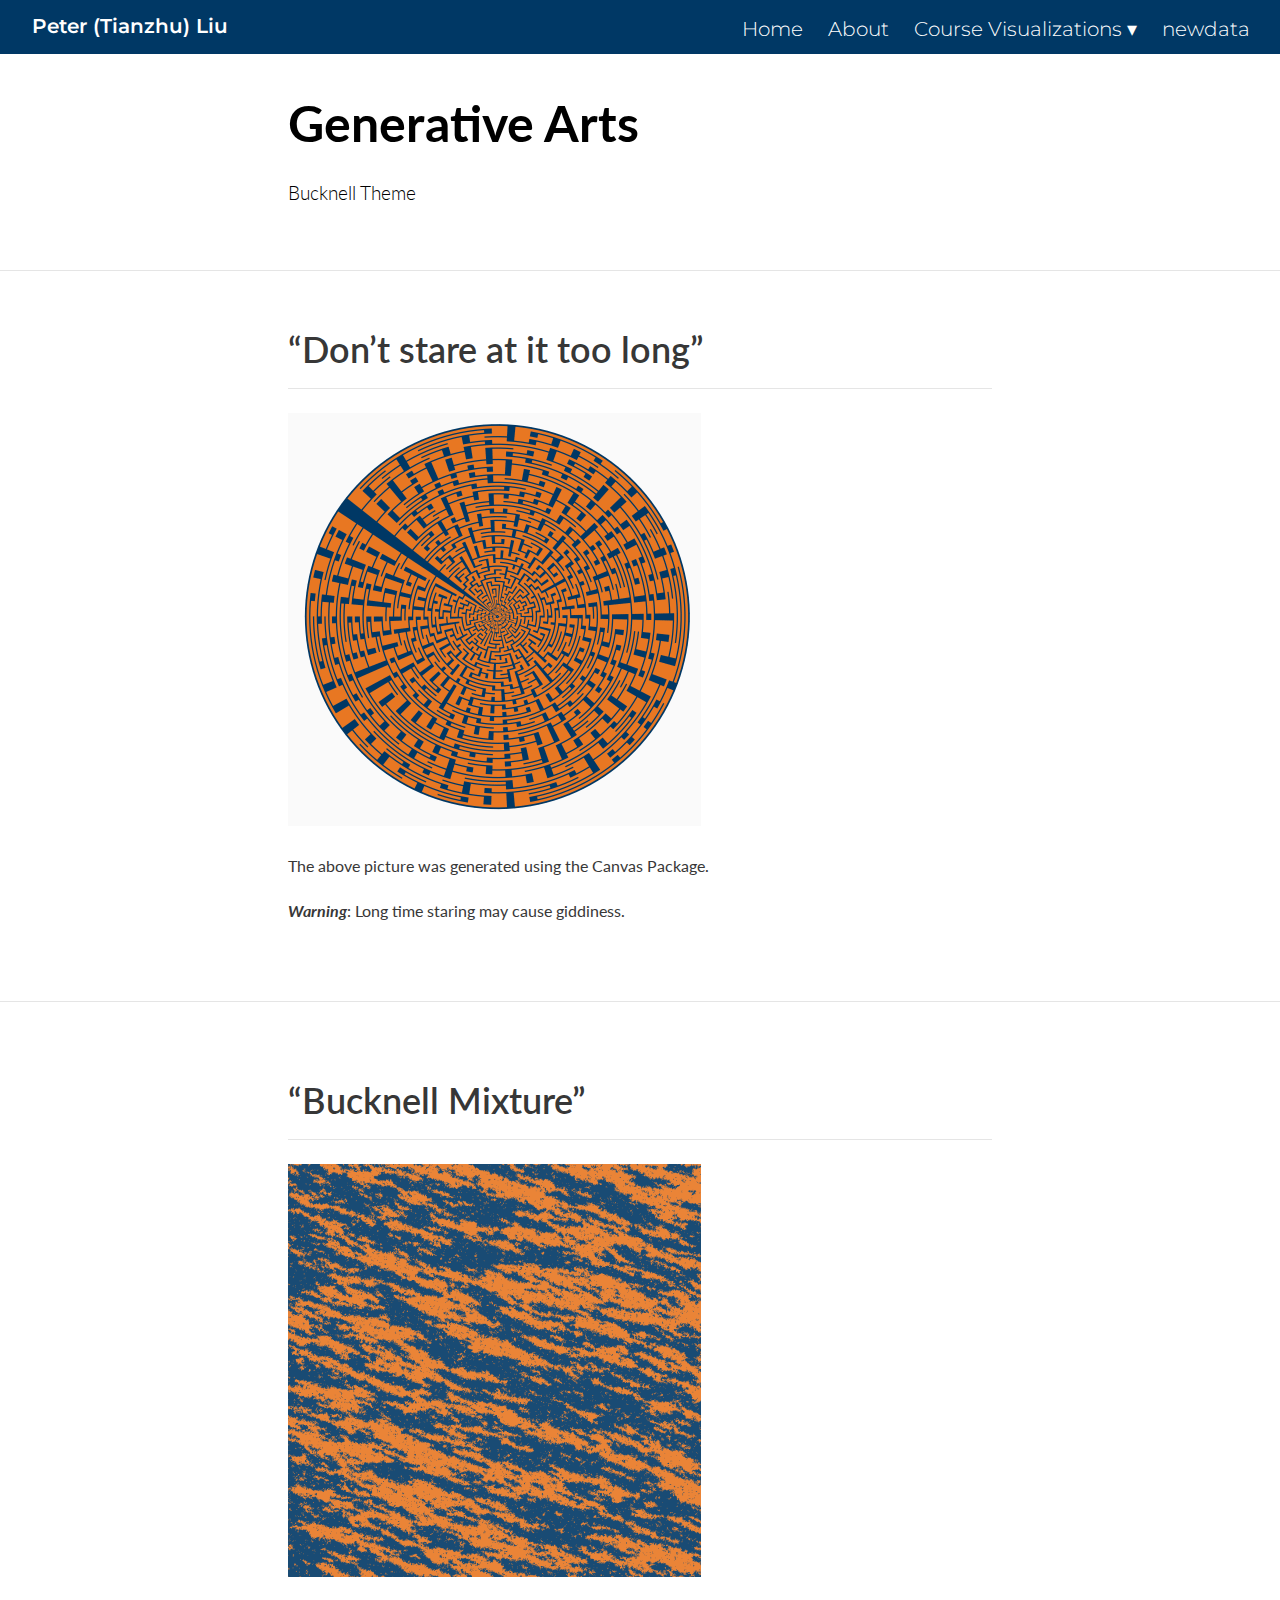
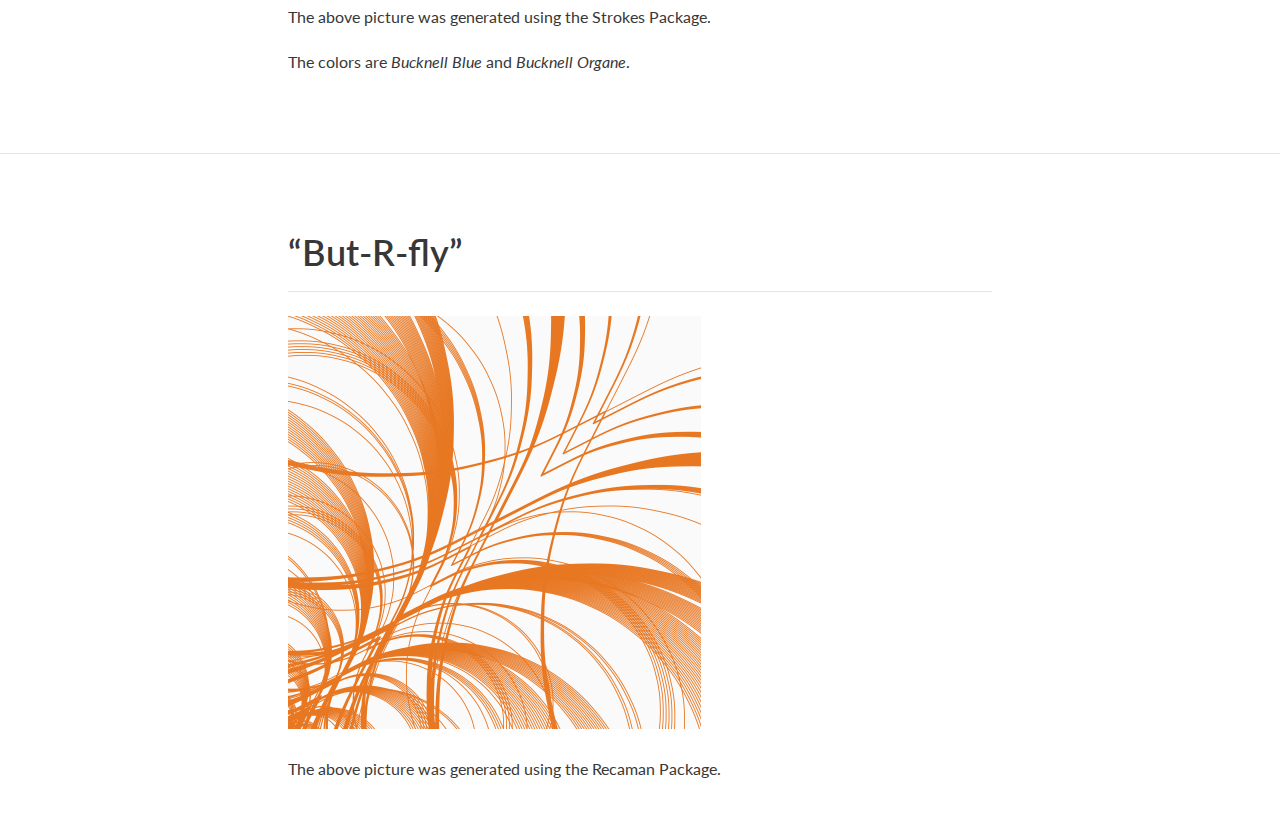
<file: generativearts.html>
<!DOCTYPE html>

<html xmlns="http://www.w3.org/1999/xhtml" lang="" xml:lang="">

<head>
  <meta charset="utf-8"/>
  <meta name="viewport" content="width=device-width, initial-scale=1"/>
  <meta http-equiv="X-UA-Compatible" content="IE=Edge,chrome=1"/>
  <meta name="generator" content="distill" />

  <style type="text/css">
  /* Hide doc at startup (prevent jankiness while JS renders/transforms) */
  body {
    visibility: hidden;
  }
  </style>

 <!--radix_placeholder_import_source-->
 <!--/radix_placeholder_import_source-->

<style type="text/css">code{white-space: pre;}</style>
<style type="text/css" data-origin="pandoc">
pre > code.sourceCode { white-space: pre; position: relative; }
pre > code.sourceCode > span { display: inline-block; line-height: 1.25; }
pre > code.sourceCode > span:empty { height: 1.2em; }
.sourceCode { overflow: visible; }
code.sourceCode > span { color: inherit; text-decoration: inherit; }
div.sourceCode { margin: 1em 0; }
pre.sourceCode { margin: 0; }
@media screen {
div.sourceCode { overflow: auto; }
}
@media print {
pre > code.sourceCode { white-space: pre-wrap; }
pre > code.sourceCode > span { text-indent: -5em; padding-left: 5em; }
}
pre.numberSource code
  { counter-reset: source-line 0; }
pre.numberSource code > span
  { position: relative; left: -4em; counter-increment: source-line; }
pre.numberSource code > span > a:first-child::before
  { content: counter(source-line);
    position: relative; left: -1em; text-align: right; vertical-align: baseline;
    border: none; display: inline-block;
    -webkit-touch-callout: none; -webkit-user-select: none;
    -khtml-user-select: none; -moz-user-select: none;
    -ms-user-select: none; user-select: none;
    padding: 0 4px; width: 4em;
    color: #aaaaaa;
  }
pre.numberSource { margin-left: 3em; border-left: 1px solid #aaaaaa;  padding-left: 4px; }
div.sourceCode
  {   }
@media screen {
pre > code.sourceCode > span > a:first-child::before { text-decoration: underline; }
}
code span.al { color: #ad0000; } /* Alert */
code span.an { color: #5e5e5e; } /* Annotation */
code span.at { } /* Attribute */
code span.bn { color: #ad0000; } /* BaseN */
code span.bu { } /* BuiltIn */
code span.cf { color: #007ba5; } /* ControlFlow */
code span.ch { color: #20794d; } /* Char */
code span.cn { color: #8f5902; } /* Constant */
code span.co { color: #5e5e5e; } /* Comment */
code span.cv { color: #5e5e5e; font-style: italic; } /* CommentVar */
code span.do { color: #5e5e5e; font-style: italic; } /* Documentation */
code span.dt { color: #ad0000; } /* DataType */
code span.dv { color: #ad0000; } /* DecVal */
code span.er { color: #ad0000; } /* Error */
code span.ex { } /* Extension */
code span.fl { color: #ad0000; } /* Float */
code span.fu { color: #4758ab; } /* Function */
code span.im { } /* Import */
code span.in { color: #5e5e5e; } /* Information */
code span.kw { color: #007ba5; } /* Keyword */
code span.op { color: #5e5e5e; } /* Operator */
code span.ot { color: #007ba5; } /* Other */
code span.pp { color: #ad0000; } /* Preprocessor */
code span.sc { color: #5e5e5e; } /* SpecialChar */
code span.ss { color: #20794d; } /* SpecialString */
code span.st { color: #20794d; } /* String */
code span.va { color: #111111; } /* Variable */
code span.vs { color: #20794d; } /* VerbatimString */
code span.wa { color: #5e5e5e; font-style: italic; } /* Warning */
</style>


  <!--radix_placeholder_meta_tags-->
  <title>Peter (Tianzhu) Liu: Generative Arts</title>

  <meta property="description" itemprop="description" content="Bucknell Theme"/>



  <!--  https://developers.facebook.com/docs/sharing/webmasters#markup -->
  <meta property="og:title" content="Peter (Tianzhu) Liu: Generative Arts"/>
  <meta property="og:type" content="article"/>
  <meta property="og:description" content="Bucknell Theme"/>
  <meta property="og:locale" content="en_US"/>
  <meta property="og:site_name" content="Peter (Tianzhu) Liu"/>

  <!--  https://dev.twitter.com/cards/types/summary -->
  <meta property="twitter:card" content="summary"/>
  <meta property="twitter:title" content="Peter (Tianzhu) Liu: Generative Arts"/>
  <meta property="twitter:description" content="Bucknell Theme"/>

  <!--/radix_placeholder_meta_tags-->
  <!--radix_placeholder_rmarkdown_metadata-->

  <script type="text/json" id="radix-rmarkdown-metadata">
  {"type":"list","attributes":{"names":{"type":"character","attributes":{},"value":["name","title","description"]}},"value":[{"type":"character","attributes":{},"value":["visualizations"]},{"type":"character","attributes":{},"value":["Generative Arts"]},{"type":"character","attributes":{},"value":["Bucknell Theme\n  "]}]}
  </script>
  <!--/radix_placeholder_rmarkdown_metadata-->
  <!--radix_placeholder_navigation_in_header-->
  <meta name="distill:offset" content=""/>

  <script type="application/javascript">

    window.headroom_prevent_pin = false;

    window.document.addEventListener("DOMContentLoaded", function (event) {

      // initialize headroom for banner
      var header = $('header').get(0);
      var headerHeight = header.offsetHeight;
      var headroom = new Headroom(header, {
        tolerance: 5,
        onPin : function() {
          if (window.headroom_prevent_pin) {
            window.headroom_prevent_pin = false;
            headroom.unpin();
          }
        }
      });
      headroom.init();
      if(window.location.hash)
        headroom.unpin();
      $(header).addClass('headroom--transition');

      // offset scroll location for banner on hash change
      // (see: https://github.com/WickyNilliams/headroom.js/issues/38)
      window.addEventListener("hashchange", function(event) {
        window.scrollTo(0, window.pageYOffset - (headerHeight + 25));
      });

      // responsive menu
      $('.distill-site-header').each(function(i, val) {
        var topnav = $(this);
        var toggle = topnav.find('.nav-toggle');
        toggle.on('click', function() {
          topnav.toggleClass('responsive');
        });
      });

      // nav dropdowns
      $('.nav-dropbtn').click(function(e) {
        $(this).next('.nav-dropdown-content').toggleClass('nav-dropdown-active');
        $(this).parent().siblings('.nav-dropdown')
           .children('.nav-dropdown-content').removeClass('nav-dropdown-active');
      });
      $("body").click(function(e){
        $('.nav-dropdown-content').removeClass('nav-dropdown-active');
      });
      $(".nav-dropdown").click(function(e){
        e.stopPropagation();
      });
    });
  </script>

  <style type="text/css">

  /* Theme (user-documented overrideables for nav appearance) */

  .distill-site-nav {
    color: rgba(255, 255, 255, 0.8);
    background-color: #0F2E3D;
    font-size: 15px;
    font-weight: 300;
  }

  .distill-site-nav a {
    color: inherit;
    text-decoration: none;
  }

  .distill-site-nav a:hover {
    color: white;
  }

  @media print {
    .distill-site-nav {
      display: none;
    }
  }

  .distill-site-header {

  }

  .distill-site-footer {

  }


  /* Site Header */

  .distill-site-header {
    width: 100%;
    box-sizing: border-box;
    z-index: 3;
  }

  .distill-site-header .nav-left {
    display: inline-block;
    margin-left: 8px;
  }

  @media screen and (max-width: 768px) {
    .distill-site-header .nav-left {
      margin-left: 0;
    }
  }


  .distill-site-header .nav-right {
    float: right;
    margin-right: 8px;
  }

  .distill-site-header a,
  .distill-site-header .title {
    display: inline-block;
    text-align: center;
    padding: 14px 10px 14px 10px;
  }

  .distill-site-header .title {
    font-size: 18px;
    min-width: 150px;
  }

  .distill-site-header .logo {
    padding: 0;
  }

  .distill-site-header .logo img {
    display: none;
    max-height: 20px;
    width: auto;
    margin-bottom: -4px;
  }

  .distill-site-header .nav-image img {
    max-height: 18px;
    width: auto;
    display: inline-block;
    margin-bottom: -3px;
  }



  @media screen and (min-width: 1000px) {
    .distill-site-header .logo img {
      display: inline-block;
    }
    .distill-site-header .nav-left {
      margin-left: 20px;
    }
    .distill-site-header .nav-right {
      margin-right: 20px;
    }
    .distill-site-header .title {
      padding-left: 12px;
    }
  }


  .distill-site-header .nav-toggle {
    display: none;
  }

  .nav-dropdown {
    display: inline-block;
    position: relative;
  }

  .nav-dropdown .nav-dropbtn {
    border: none;
    outline: none;
    color: rgba(255, 255, 255, 0.8);
    padding: 16px 10px;
    background-color: transparent;
    font-family: inherit;
    font-size: inherit;
    font-weight: inherit;
    margin: 0;
    margin-top: 1px;
    z-index: 2;
  }

  .nav-dropdown-content {
    display: none;
    position: absolute;
    background-color: white;
    min-width: 200px;
    border: 1px solid rgba(0,0,0,0.15);
    border-radius: 4px;
    box-shadow: 0px 8px 16px 0px rgba(0,0,0,0.1);
    z-index: 1;
    margin-top: 2px;
    white-space: nowrap;
    padding-top: 4px;
    padding-bottom: 4px;
  }

  .nav-dropdown-content hr {
    margin-top: 4px;
    margin-bottom: 4px;
    border: none;
    border-bottom: 1px solid rgba(0, 0, 0, 0.1);
  }

  .nav-dropdown-active {
    display: block;
  }

  .nav-dropdown-content a, .nav-dropdown-content .nav-dropdown-header {
    color: black;
    padding: 6px 24px;
    text-decoration: none;
    display: block;
    text-align: left;
  }

  .nav-dropdown-content .nav-dropdown-header {
    display: block;
    padding: 5px 24px;
    padding-bottom: 0;
    text-transform: uppercase;
    font-size: 14px;
    color: #999999;
    white-space: nowrap;
  }

  .nav-dropdown:hover .nav-dropbtn {
    color: white;
  }

  .nav-dropdown-content a:hover {
    background-color: #ddd;
    color: black;
  }

  .nav-right .nav-dropdown-content {
    margin-left: -45%;
    right: 0;
  }

  @media screen and (max-width: 768px) {
    .distill-site-header a, .distill-site-header .nav-dropdown  {display: none;}
    .distill-site-header a.nav-toggle {
      float: right;
      display: block;
    }
    .distill-site-header .title {
      margin-left: 0;
    }
    .distill-site-header .nav-right {
      margin-right: 0;
    }
    .distill-site-header {
      overflow: hidden;
    }
    .nav-right .nav-dropdown-content {
      margin-left: 0;
    }
  }


  @media screen and (max-width: 768px) {
    .distill-site-header.responsive {position: relative; min-height: 500px; }
    .distill-site-header.responsive a.nav-toggle {
      position: absolute;
      right: 0;
      top: 0;
    }
    .distill-site-header.responsive a,
    .distill-site-header.responsive .nav-dropdown {
      display: block;
      text-align: left;
    }
    .distill-site-header.responsive .nav-left,
    .distill-site-header.responsive .nav-right {
      width: 100%;
    }
    .distill-site-header.responsive .nav-dropdown {float: none;}
    .distill-site-header.responsive .nav-dropdown-content {position: relative;}
    .distill-site-header.responsive .nav-dropdown .nav-dropbtn {
      display: block;
      width: 100%;
      text-align: left;
    }
  }

  /* Site Footer */

  .distill-site-footer {
    width: 100%;
    overflow: hidden;
    box-sizing: border-box;
    z-index: 3;
    margin-top: 30px;
    padding-top: 30px;
    padding-bottom: 30px;
    text-align: center;
  }

  /* Headroom */

  d-title {
    padding-top: 6rem;
  }

  @media print {
    d-title {
      padding-top: 4rem;
    }
  }

  .headroom {
    z-index: 1000;
    position: fixed;
    top: 0;
    left: 0;
    right: 0;
  }

  .headroom--transition {
    transition: all .4s ease-in-out;
  }

  .headroom--unpinned {
    top: -100px;
  }

  .headroom--pinned {
    top: 0;
  }

  /* adjust viewport for navbar height */
  /* helps vertically center bootstrap (non-distill) content */
  .min-vh-100 {
    min-height: calc(100vh - 100px) !important;
  }

  </style>

  <script src="site_libs/jquery-3.6.0/jquery-3.6.0.min.js"></script>
  <link href="site_libs/font-awesome-5.1.0/css/all.css" rel="stylesheet"/>
  <link href="site_libs/font-awesome-5.1.0/css/v4-shims.css" rel="stylesheet"/>
  <script src="site_libs/headroom-0.9.4/headroom.min.js"></script>
  <script src="site_libs/autocomplete-0.37.1/autocomplete.min.js"></script>
  <script src="site_libs/fuse-6.4.1/fuse.min.js"></script>

  <script type="application/javascript">

  function getMeta(metaName) {
    var metas = document.getElementsByTagName('meta');
    for (let i = 0; i < metas.length; i++) {
      if (metas[i].getAttribute('name') === metaName) {
        return metas[i].getAttribute('content');
      }
    }
    return '';
  }

  function offsetURL(url) {
    var offset = getMeta('distill:offset');
    return offset ? offset + '/' + url : url;
  }

  function createFuseIndex() {

    // create fuse index
    var options = {
      keys: [
        { name: 'title', weight: 20 },
        { name: 'categories', weight: 15 },
        { name: 'description', weight: 10 },
        { name: 'contents', weight: 5 },
      ],
      ignoreLocation: true,
      threshold: 0
    };
    var fuse = new window.Fuse([], options);

    // fetch the main search.json
    return fetch(offsetURL('search.json'))
      .then(function(response) {
        if (response.status == 200) {
          return response.json().then(function(json) {
            // index main articles
            json.articles.forEach(function(article) {
              fuse.add(article);
            });
            // download collections and index their articles
            return Promise.all(json.collections.map(function(collection) {
              return fetch(offsetURL(collection)).then(function(response) {
                if (response.status === 200) {
                  return response.json().then(function(articles) {
                    articles.forEach(function(article) {
                      fuse.add(article);
                    });
                  })
                } else {
                  return Promise.reject(
                    new Error('Unexpected status from search index request: ' +
                              response.status)
                  );
                }
              });
            })).then(function() {
              return fuse;
            });
          });

        } else {
          return Promise.reject(
            new Error('Unexpected status from search index request: ' +
                        response.status)
          );
        }
      });
  }

  window.document.addEventListener("DOMContentLoaded", function (event) {

    // get search element (bail if we don't have one)
    var searchEl = window.document.getElementById('distill-search');
    if (!searchEl)
      return;

    createFuseIndex()
      .then(function(fuse) {

        // make search box visible
        searchEl.classList.remove('hidden');

        // initialize autocomplete
        var options = {
          autoselect: true,
          hint: false,
          minLength: 2,
        };
        window.autocomplete(searchEl, options, [{
          source: function(query, callback) {
            const searchOptions = {
              isCaseSensitive: false,
              shouldSort: true,
              minMatchCharLength: 2,
              limit: 10,
            };
            var results = fuse.search(query, searchOptions);
            callback(results
              .map(function(result) { return result.item; })
            );
          },
          templates: {
            suggestion: function(suggestion) {
              var img = suggestion.preview && Object.keys(suggestion.preview).length > 0
                ? `<img src="${offsetURL(suggestion.preview)}"</img>`
                : '';
              var html = `
                <div class="search-item">
                  <h3>${suggestion.title}</h3>
                  <div class="search-item-description">
                    ${suggestion.description || ''}
                  </div>
                  <div class="search-item-preview">
                    ${img}
                  </div>
                </div>
              `;
              return html;
            }
          }
        }]).on('autocomplete:selected', function(event, suggestion) {
          window.location.href = offsetURL(suggestion.path);
        });
        // remove inline display style on autocompleter (we want to
        // manage responsive display via css)
        $('.algolia-autocomplete').css("display", "");
      })
      .catch(function(error) {
        console.log(error);
      });

  });

  </script>

  <style type="text/css">

  .nav-search {
    font-size: x-small;
  }

  /* Algolioa Autocomplete */

  .algolia-autocomplete {
    display: inline-block;
    margin-left: 10px;
    vertical-align: sub;
    background-color: white;
    color: black;
    padding: 6px;
    padding-top: 8px;
    padding-bottom: 0;
    border-radius: 6px;
    border: 1px #0F2E3D solid;
    width: 180px;
  }


  @media screen and (max-width: 768px) {
    .distill-site-nav .algolia-autocomplete {
      display: none;
      visibility: hidden;
    }
    .distill-site-nav.responsive .algolia-autocomplete {
      display: inline-block;
      visibility: visible;
    }
    .distill-site-nav.responsive .algolia-autocomplete .aa-dropdown-menu {
      margin-left: 0;
      width: 400px;
      max-height: 400px;
    }
  }

  .algolia-autocomplete .aa-input, .algolia-autocomplete .aa-hint {
    width: 90%;
    outline: none;
    border: none;
  }

  .algolia-autocomplete .aa-hint {
    color: #999;
  }
  .algolia-autocomplete .aa-dropdown-menu {
    width: 550px;
    max-height: 70vh;
    overflow-x: visible;
    overflow-y: scroll;
    padding: 5px;
    margin-top: 3px;
    margin-left: -150px;
    background-color: #fff;
    border-radius: 5px;
    border: 1px solid #999;
    border-top: none;
  }

  .algolia-autocomplete .aa-dropdown-menu .aa-suggestion {
    cursor: pointer;
    padding: 5px 4px;
    border-bottom: 1px solid #eee;
  }

  .algolia-autocomplete .aa-dropdown-menu .aa-suggestion:last-of-type {
    border-bottom: none;
    margin-bottom: 2px;
  }

  .algolia-autocomplete .aa-dropdown-menu .aa-suggestion .search-item {
    overflow: hidden;
    font-size: 0.8em;
    line-height: 1.4em;
  }

  .algolia-autocomplete .aa-dropdown-menu .aa-suggestion .search-item h3 {
    font-size: 1rem;
    margin-block-start: 0;
    margin-block-end: 5px;
  }

  .algolia-autocomplete .aa-dropdown-menu .aa-suggestion .search-item-description {
    display: inline-block;
    overflow: hidden;
    height: 2.8em;
    width: 80%;
    margin-right: 4%;
  }

  .algolia-autocomplete .aa-dropdown-menu .aa-suggestion .search-item-preview {
    display: inline-block;
    width: 15%;
  }

  .algolia-autocomplete .aa-dropdown-menu .aa-suggestion .search-item-preview img {
    height: 3em;
    width: auto;
    display: none;
  }

  .algolia-autocomplete .aa-dropdown-menu .aa-suggestion .search-item-preview img[src] {
    display: initial;
  }

  .algolia-autocomplete .aa-dropdown-menu .aa-suggestion.aa-cursor {
    background-color: #eee;
  }
  .algolia-autocomplete .aa-dropdown-menu .aa-suggestion em {
    font-weight: bold;
    font-style: normal;
  }

  </style>


  <!--/radix_placeholder_navigation_in_header-->
  <!--radix_placeholder_distill-->

  <style type="text/css">

  body {
    background-color: white;
  }

  .pandoc-table {
    width: 100%;
  }

  .pandoc-table>caption {
    margin-bottom: 10px;
  }

  .pandoc-table th:not([align]) {
    text-align: left;
  }

  .pagedtable-footer {
    font-size: 15px;
  }

  d-byline .byline {
    grid-template-columns: 2fr 2fr;
  }

  d-byline .byline h3 {
    margin-block-start: 1.5em;
  }

  d-byline .byline .authors-affiliations h3 {
    margin-block-start: 0.5em;
  }

  .authors-affiliations .orcid-id {
    width: 16px;
    height:16px;
    margin-left: 4px;
    margin-right: 4px;
    vertical-align: middle;
    padding-bottom: 2px;
  }

  d-title .dt-tags {
    margin-top: 1em;
    grid-column: text;
  }

  .dt-tags .dt-tag {
    text-decoration: none;
    display: inline-block;
    color: rgba(0,0,0,0.6);
    padding: 0em 0.4em;
    margin-right: 0.5em;
    margin-bottom: 0.4em;
    font-size: 70%;
    border: 1px solid rgba(0,0,0,0.2);
    border-radius: 3px;
    text-transform: uppercase;
    font-weight: 500;
  }

  d-article table.gt_table td,
  d-article table.gt_table th {
    border-bottom: none;
  }

  .html-widget {
    margin-bottom: 2.0em;
  }

  .l-screen-inset {
    padding-right: 16px;
  }

  .l-screen .caption {
    margin-left: 10px;
  }

  .shaded {
    background: rgb(247, 247, 247);
    padding-top: 20px;
    padding-bottom: 20px;
    border-top: 1px solid rgba(0, 0, 0, 0.1);
    border-bottom: 1px solid rgba(0, 0, 0, 0.1);
  }

  .shaded .html-widget {
    margin-bottom: 0;
    border: 1px solid rgba(0, 0, 0, 0.1);
  }

  .shaded .shaded-content {
    background: white;
  }

  .text-output {
    margin-top: 0;
    line-height: 1.5em;
  }

  .hidden {
    display: none !important;
  }

  d-article {
    padding-top: 2.5rem;
    padding-bottom: 30px;
  }

  d-appendix {
    padding-top: 30px;
  }

  d-article>p>img {
    width: 100%;
  }

  d-article h2 {
    margin: 1rem 0 1.5rem 0;
  }

  d-article h3 {
    margin-top: 1.5rem;
  }

  d-article iframe {
    border: 1px solid rgba(0, 0, 0, 0.1);
    margin-bottom: 2.0em;
    width: 100%;
  }

  /* Tweak code blocks */

  d-article div.sourceCode code,
  d-article pre code {
    font-family: Consolas, Monaco, 'Andale Mono', 'Ubuntu Mono', monospace;
  }

  d-article pre,
  d-article div.sourceCode,
  d-article div.sourceCode pre {
    overflow: auto;
  }

  d-article div.sourceCode {
    background-color: white;
  }

  d-article div.sourceCode pre {
    padding-left: 10px;
    font-size: 12px;
    border-left: 2px solid rgba(0,0,0,0.1);
  }

  d-article pre {
    font-size: 12px;
    color: black;
    background: none;
    margin-top: 0;
    text-align: left;
    white-space: pre;
    word-spacing: normal;
    word-break: normal;
    word-wrap: normal;
    line-height: 1.5;

    -moz-tab-size: 4;
    -o-tab-size: 4;
    tab-size: 4;

    -webkit-hyphens: none;
    -moz-hyphens: none;
    -ms-hyphens: none;
    hyphens: none;
  }

  d-article pre a {
    border-bottom: none;
  }

  d-article pre a:hover {
    border-bottom: none;
    text-decoration: underline;
  }

  d-article details {
    grid-column: text;
    margin-bottom: 0.8em;
  }

  @media(min-width: 768px) {

  d-article pre,
  d-article div.sourceCode,
  d-article div.sourceCode pre {
    overflow: visible !important;
  }

  d-article div.sourceCode pre {
    padding-left: 18px;
    font-size: 14px;
  }

  d-article pre {
    font-size: 14px;
  }

  }

  figure img.external {
    background: white;
    border: 1px solid rgba(0, 0, 0, 0.1);
    box-shadow: 0 1px 8px rgba(0, 0, 0, 0.1);
    padding: 18px;
    box-sizing: border-box;
  }

  /* CSS for d-contents */

  .d-contents {
    grid-column: text;
    color: rgba(0,0,0,0.8);
    font-size: 0.9em;
    padding-bottom: 1em;
    margin-bottom: 1em;
    padding-bottom: 0.5em;
    margin-bottom: 1em;
    padding-left: 0.25em;
    justify-self: start;
  }

  @media(min-width: 1000px) {
    .d-contents.d-contents-float {
      height: 0;
      grid-column-start: 1;
      grid-column-end: 4;
      justify-self: center;
      padding-right: 3em;
      padding-left: 2em;
    }
  }

  .d-contents nav h3 {
    font-size: 18px;
    margin-top: 0;
    margin-bottom: 1em;
  }

  .d-contents li {
    list-style-type: none
  }

  .d-contents nav > ul {
    padding-left: 0;
  }

  .d-contents ul {
    padding-left: 1em
  }

  .d-contents nav ul li {
    margin-top: 0.6em;
    margin-bottom: 0.2em;
  }

  .d-contents nav a {
    font-size: 13px;
    border-bottom: none;
    text-decoration: none
    color: rgba(0, 0, 0, 0.8);
  }

  .d-contents nav a:hover {
    text-decoration: underline solid rgba(0, 0, 0, 0.6)
  }

  .d-contents nav > ul > li > a {
    font-weight: 600;
  }

  .d-contents nav > ul > li > ul {
    font-weight: inherit;
  }

  .d-contents nav > ul > li > ul > li {
    margin-top: 0.2em;
  }


  .d-contents nav ul {
    margin-top: 0;
    margin-bottom: 0.25em;
  }

  .d-article-with-toc h2:nth-child(2) {
    margin-top: 0;
  }


  /* Figure */

  .figure {
    position: relative;
    margin-bottom: 2.5em;
    margin-top: 1.5em;
  }

  .figure img {
    width: 100%;
  }

  .figure .caption {
    color: rgba(0, 0, 0, 0.6);
    font-size: 12px;
    line-height: 1.5em;
  }

  .figure img.external {
    background: white;
    border: 1px solid rgba(0, 0, 0, 0.1);
    box-shadow: 0 1px 8px rgba(0, 0, 0, 0.1);
    padding: 18px;
    box-sizing: border-box;
  }

  .figure .caption a {
    color: rgba(0, 0, 0, 0.6);
  }

  .figure .caption b,
  .figure .caption strong, {
    font-weight: 600;
    color: rgba(0, 0, 0, 1.0);
  }

  /* Citations */

  d-article .citation {
    color: inherit;
    cursor: inherit;
  }

  div.hanging-indent{
    margin-left: 1em; text-indent: -1em;
  }

  /* Citation hover box */

  .tippy-box[data-theme~=light-border] {
    background-color: rgba(250, 250, 250, 0.95);
  }

  .tippy-content > p {
    margin-bottom: 0;
    padding: 2px;
  }


  /* Tweak 1000px media break to show more text */

  @media(min-width: 1000px) {
    .base-grid,
    distill-header,
    d-title,
    d-abstract,
    d-article,
    d-appendix,
    distill-appendix,
    d-byline,
    d-footnote-list,
    d-citation-list,
    distill-footer {
      grid-template-columns: [screen-start] 1fr [page-start kicker-start] 80px [middle-start] 50px [text-start kicker-end] 65px 65px 65px 65px 65px 65px 65px 65px [text-end gutter-start] 65px [middle-end] 65px [page-end gutter-end] 1fr [screen-end];
      grid-column-gap: 16px;
    }

    .grid {
      grid-column-gap: 16px;
    }

    d-article {
      font-size: 1.06rem;
      line-height: 1.7em;
    }
    figure .caption, .figure .caption, figure figcaption {
      font-size: 13px;
    }
  }

  @media(min-width: 1180px) {
    .base-grid,
    distill-header,
    d-title,
    d-abstract,
    d-article,
    d-appendix,
    distill-appendix,
    d-byline,
    d-footnote-list,
    d-citation-list,
    distill-footer {
      grid-template-columns: [screen-start] 1fr [page-start kicker-start] 60px [middle-start] 60px [text-start kicker-end] 60px 60px 60px 60px 60px 60px 60px 60px [text-end gutter-start] 60px [middle-end] 60px [page-end gutter-end] 1fr [screen-end];
      grid-column-gap: 32px;
    }

    .grid {
      grid-column-gap: 32px;
    }
  }


  /* Get the citation styles for the appendix (not auto-injected on render since
     we do our own rendering of the citation appendix) */

  d-appendix .citation-appendix,
  .d-appendix .citation-appendix {
    font-size: 11px;
    line-height: 15px;
    border-left: 1px solid rgba(0, 0, 0, 0.1);
    padding-left: 18px;
    border: 1px solid rgba(0,0,0,0.1);
    background: rgba(0, 0, 0, 0.02);
    padding: 10px 18px;
    border-radius: 3px;
    color: rgba(150, 150, 150, 1);
    overflow: hidden;
    margin-top: -12px;
    white-space: pre-wrap;
    word-wrap: break-word;
  }

  /* Include appendix styles here so they can be overridden */

  d-appendix {
    contain: layout style;
    font-size: 0.8em;
    line-height: 1.7em;
    margin-top: 60px;
    margin-bottom: 0;
    border-top: 1px solid rgba(0, 0, 0, 0.1);
    color: rgba(0,0,0,0.5);
    padding-top: 60px;
    padding-bottom: 48px;
  }

  d-appendix h3 {
    grid-column: page-start / text-start;
    font-size: 15px;
    font-weight: 500;
    margin-top: 1em;
    margin-bottom: 0;
    color: rgba(0,0,0,0.65);
  }

  d-appendix h3 + * {
    margin-top: 1em;
  }

  d-appendix ol {
    padding: 0 0 0 15px;
  }

  @media (min-width: 768px) {
    d-appendix ol {
      padding: 0 0 0 30px;
      margin-left: -30px;
    }
  }

  d-appendix li {
    margin-bottom: 1em;
  }

  d-appendix a {
    color: rgba(0, 0, 0, 0.6);
  }

  d-appendix > * {
    grid-column: text;
  }

  d-appendix > d-footnote-list,
  d-appendix > d-citation-list,
  d-appendix > distill-appendix {
    grid-column: screen;
  }

  /* Include footnote styles here so they can be overridden */

  d-footnote-list {
    contain: layout style;
  }

  d-footnote-list > * {
    grid-column: text;
  }

  d-footnote-list a.footnote-backlink {
    color: rgba(0,0,0,0.3);
    padding-left: 0.5em;
  }



  /* Anchor.js */

  .anchorjs-link {
    /*transition: all .25s linear; */
    text-decoration: none;
    border-bottom: none;
  }
  *:hover > .anchorjs-link {
    margin-left: -1.125em !important;
    text-decoration: none;
    border-bottom: none;
  }

  /* Social footer */

  .social_footer {
    margin-top: 30px;
    margin-bottom: 0;
    color: rgba(0,0,0,0.67);
  }

  .disqus-comments {
    margin-right: 30px;
  }

  .disqus-comment-count {
    border-bottom: 1px solid rgba(0, 0, 0, 0.4);
    cursor: pointer;
  }

  #disqus_thread {
    margin-top: 30px;
  }

  .article-sharing a {
    border-bottom: none;
    margin-right: 8px;
  }

  .article-sharing a:hover {
    border-bottom: none;
  }

  .sidebar-section.subscribe {
    font-size: 12px;
    line-height: 1.6em;
  }

  .subscribe p {
    margin-bottom: 0.5em;
  }


  .article-footer .subscribe {
    font-size: 15px;
    margin-top: 45px;
  }


  .sidebar-section.custom {
    font-size: 12px;
    line-height: 1.6em;
  }

  .custom p {
    margin-bottom: 0.5em;
  }

  /* Styles for listing layout (hide title) */
  .layout-listing d-title, .layout-listing .d-title {
    display: none;
  }

  /* Styles for posts lists (not auto-injected) */


  .posts-with-sidebar {
    padding-left: 45px;
    padding-right: 45px;
  }

  .posts-list .description h2,
  .posts-list .description p {
    font-family: -apple-system, BlinkMacSystemFont, "Segoe UI", Roboto, Oxygen, Ubuntu, Cantarell, "Fira Sans", "Droid Sans", "Helvetica Neue", Arial, sans-serif;
  }

  .posts-list .description h2 {
    font-weight: 700;
    border-bottom: none;
    padding-bottom: 0;
  }

  .posts-list h2.post-tag {
    border-bottom: 1px solid rgba(0, 0, 0, 0.2);
    padding-bottom: 12px;
  }
  .posts-list {
    margin-top: 60px;
    margin-bottom: 24px;
  }

  .posts-list .post-preview {
    text-decoration: none;
    overflow: hidden;
    display: block;
    border-bottom: 1px solid rgba(0, 0, 0, 0.1);
    padding: 24px 0;
  }

  .post-preview-last {
    border-bottom: none !important;
  }

  .posts-list .posts-list-caption {
    grid-column: screen;
    font-weight: 400;
  }

  .posts-list .post-preview h2 {
    margin: 0 0 6px 0;
    line-height: 1.2em;
    font-style: normal;
    font-size: 24px;
  }

  .posts-list .post-preview p {
    margin: 0 0 12px 0;
    line-height: 1.4em;
    font-size: 16px;
  }

  .posts-list .post-preview .thumbnail {
    box-sizing: border-box;
    margin-bottom: 24px;
    position: relative;
    max-width: 500px;
  }
  .posts-list .post-preview img {
    width: 100%;
    display: block;
  }

  .posts-list .metadata {
    font-size: 12px;
    line-height: 1.4em;
    margin-bottom: 18px;
  }

  .posts-list .metadata > * {
    display: inline-block;
  }

  .posts-list .metadata .publishedDate {
    margin-right: 2em;
  }

  .posts-list .metadata .dt-authors {
    display: block;
    margin-top: 0.3em;
    margin-right: 2em;
  }

  .posts-list .dt-tags {
    display: block;
    line-height: 1em;
  }

  .posts-list .dt-tags .dt-tag {
    display: inline-block;
    color: rgba(0,0,0,0.6);
    padding: 0.3em 0.4em;
    margin-right: 0.2em;
    margin-bottom: 0.4em;
    font-size: 60%;
    border: 1px solid rgba(0,0,0,0.2);
    border-radius: 3px;
    text-transform: uppercase;
    font-weight: 500;
  }

  .posts-list img {
    opacity: 1;
  }

  .posts-list img[data-src] {
    opacity: 0;
  }

  .posts-more {
    clear: both;
  }


  .posts-sidebar {
    font-size: 16px;
  }

  .posts-sidebar h3 {
    font-size: 16px;
    margin-top: 0;
    margin-bottom: 0.5em;
    font-weight: 400;
    text-transform: uppercase;
  }

  .sidebar-section {
    margin-bottom: 30px;
  }

  .categories ul {
    list-style-type: none;
    margin: 0;
    padding: 0;
  }

  .categories li {
    color: rgba(0, 0, 0, 0.8);
    margin-bottom: 0;
  }

  .categories li>a {
    border-bottom: none;
  }

  .categories li>a:hover {
    border-bottom: 1px solid rgba(0, 0, 0, 0.4);
  }

  .categories .active {
    font-weight: 600;
  }

  .categories .category-count {
    color: rgba(0, 0, 0, 0.4);
  }


  @media(min-width: 768px) {
    .posts-list .post-preview h2 {
      font-size: 26px;
    }
    .posts-list .post-preview .thumbnail {
      float: right;
      width: 30%;
      margin-bottom: 0;
    }
    .posts-list .post-preview .description {
      float: left;
      width: 45%;
    }
    .posts-list .post-preview .metadata {
      float: left;
      width: 20%;
      margin-top: 8px;
    }
    .posts-list .post-preview p {
      margin: 0 0 12px 0;
      line-height: 1.5em;
      font-size: 16px;
    }
    .posts-with-sidebar .posts-list {
      float: left;
      width: 75%;
    }
    .posts-with-sidebar .posts-sidebar {
      float: right;
      width: 20%;
      margin-top: 60px;
      padding-top: 24px;
      padding-bottom: 24px;
    }
  }


  /* Improve display for browsers without grid (IE/Edge <= 15) */

  .downlevel {
    line-height: 1.6em;
    font-family: -apple-system, BlinkMacSystemFont, "Segoe UI", Roboto, Oxygen, Ubuntu, Cantarell, "Fira Sans", "Droid Sans", "Helvetica Neue", Arial, sans-serif;
    margin: 0;
  }

  .downlevel .d-title {
    padding-top: 6rem;
    padding-bottom: 1.5rem;
  }

  .downlevel .d-title h1 {
    font-size: 50px;
    font-weight: 700;
    line-height: 1.1em;
    margin: 0 0 0.5rem;
  }

  .downlevel .d-title p {
    font-weight: 300;
    font-size: 1.2rem;
    line-height: 1.55em;
    margin-top: 0;
  }

  .downlevel .d-byline {
    padding-top: 0.8em;
    padding-bottom: 0.8em;
    font-size: 0.8rem;
    line-height: 1.8em;
  }

  .downlevel .section-separator {
    border: none;
    border-top: 1px solid rgba(0, 0, 0, 0.1);
  }

  .downlevel .d-article {
    font-size: 1.06rem;
    line-height: 1.7em;
    padding-top: 1rem;
    padding-bottom: 2rem;
  }


  .downlevel .d-appendix {
    padding-left: 0;
    padding-right: 0;
    max-width: none;
    font-size: 0.8em;
    line-height: 1.7em;
    margin-bottom: 0;
    color: rgba(0,0,0,0.5);
    padding-top: 40px;
    padding-bottom: 48px;
  }

  .downlevel .footnotes ol {
    padding-left: 13px;
  }

  .downlevel .base-grid,
  .downlevel .distill-header,
  .downlevel .d-title,
  .downlevel .d-abstract,
  .downlevel .d-article,
  .downlevel .d-appendix,
  .downlevel .distill-appendix,
  .downlevel .d-byline,
  .downlevel .d-footnote-list,
  .downlevel .d-citation-list,
  .downlevel .distill-footer,
  .downlevel .appendix-bottom,
  .downlevel .posts-container {
    padding-left: 40px;
    padding-right: 40px;
  }

  @media(min-width: 768px) {
    .downlevel .base-grid,
    .downlevel .distill-header,
    .downlevel .d-title,
    .downlevel .d-abstract,
    .downlevel .d-article,
    .downlevel .d-appendix,
    .downlevel .distill-appendix,
    .downlevel .d-byline,
    .downlevel .d-footnote-list,
    .downlevel .d-citation-list,
    .downlevel .distill-footer,
    .downlevel .appendix-bottom,
    .downlevel .posts-container {
    padding-left: 150px;
    padding-right: 150px;
    max-width: 900px;
  }
  }

  .downlevel pre code {
    display: block;
    border-left: 2px solid rgba(0, 0, 0, .1);
    padding: 0 0 0 20px;
    font-size: 14px;
  }

  .downlevel code, .downlevel pre {
    color: black;
    background: none;
    font-family: Consolas, Monaco, 'Andale Mono', 'Ubuntu Mono', monospace;
    text-align: left;
    white-space: pre;
    word-spacing: normal;
    word-break: normal;
    word-wrap: normal;
    line-height: 1.5;

    -moz-tab-size: 4;
    -o-tab-size: 4;
    tab-size: 4;

    -webkit-hyphens: none;
    -moz-hyphens: none;
    -ms-hyphens: none;
    hyphens: none;
  }

  .downlevel .posts-list .post-preview {
    color: inherit;
  }



  </style>

  <script type="application/javascript">

  function is_downlevel_browser() {
    if (bowser.isUnsupportedBrowser({ msie: "12", msedge: "16"},
                                   window.navigator.userAgent)) {
      return true;
    } else {
      return window.load_distill_framework === undefined;
    }
  }

  // show body when load is complete
  function on_load_complete() {

    // add anchors
    if (window.anchors) {
      window.anchors.options.placement = 'left';
      window.anchors.add('d-article > h2, d-article > h3, d-article > h4, d-article > h5');
    }


    // set body to visible
    document.body.style.visibility = 'visible';

    // force redraw for leaflet widgets
    if (window.HTMLWidgets) {
      var maps = window.HTMLWidgets.findAll(".leaflet");
      $.each(maps, function(i, el) {
        var map = this.getMap();
        map.invalidateSize();
        map.eachLayer(function(layer) {
          if (layer instanceof L.TileLayer)
            layer.redraw();
        });
      });
    }

    // trigger 'shown' so htmlwidgets resize
    $('d-article').trigger('shown');
  }

  function init_distill() {

    init_common();

    // create front matter
    var front_matter = $('<d-front-matter></d-front-matter>');
    $('#distill-front-matter').wrap(front_matter);

    // create d-title
    $('.d-title').changeElementType('d-title');

    // create d-byline
    var byline = $('<d-byline></d-byline>');
    $('.d-byline').replaceWith(byline);

    // create d-article
    var article = $('<d-article></d-article>');
    $('.d-article').wrap(article).children().unwrap();

    // move posts container into article
    $('.posts-container').appendTo($('d-article'));

    // create d-appendix
    $('.d-appendix').changeElementType('d-appendix');

    // flag indicating that we have appendix items
    var appendix = $('.appendix-bottom').children('h3').length > 0;

    // replace footnotes with <d-footnote>
    $('.footnote-ref').each(function(i, val) {
      appendix = true;
      var href = $(this).attr('href');
      var id = href.replace('#', '');
      var fn = $('#' + id);
      var fn_p = $('#' + id + '>p');
      fn_p.find('.footnote-back').remove();
      var text = fn_p.html();
      var dtfn = $('<d-footnote></d-footnote>');
      dtfn.html(text);
      $(this).replaceWith(dtfn);
    });
    // remove footnotes
    $('.footnotes').remove();

    // move refs into #references-listing
    $('#references-listing').replaceWith($('#refs'));

    $('h1.appendix, h2.appendix').each(function(i, val) {
      $(this).changeElementType('h3');
    });
    $('h3.appendix').each(function(i, val) {
      var id = $(this).attr('id');
      $('.d-contents a[href="#' + id + '"]').parent().remove();
      appendix = true;
      $(this).nextUntil($('h1, h2, h3')).addBack().appendTo($('d-appendix'));
    });

    // show d-appendix if we have appendix content
    $("d-appendix").css('display', appendix ? 'grid' : 'none');

    // localize layout chunks to just output
    $('.layout-chunk').each(function(i, val) {

      // capture layout
      var layout = $(this).attr('data-layout');

      // apply layout to markdown level block elements
      var elements = $(this).children().not('details, div.sourceCode, pre, script');
      elements.each(function(i, el) {
        var layout_div = $('<div class="' + layout + '"></div>');
        if (layout_div.hasClass('shaded')) {
          var shaded_content = $('<div class="shaded-content"></div>');
          $(this).wrap(shaded_content);
          $(this).parent().wrap(layout_div);
        } else {
          $(this).wrap(layout_div);
        }
      });


      // unwrap the layout-chunk div
      $(this).children().unwrap();
    });

    // remove code block used to force  highlighting css
    $('.distill-force-highlighting-css').parent().remove();

    // remove empty line numbers inserted by pandoc when using a
    // custom syntax highlighting theme
    $('code.sourceCode a:empty').remove();

    // load distill framework
    load_distill_framework();

    // wait for window.distillRunlevel == 4 to do post processing
    function distill_post_process() {

      if (!window.distillRunlevel || window.distillRunlevel < 4)
        return;

      // hide author/affiliations entirely if we have no authors
      var front_matter = JSON.parse($("#distill-front-matter").html());
      var have_authors = front_matter.authors && front_matter.authors.length > 0;
      if (!have_authors)
        $('d-byline').addClass('hidden');

      // article with toc class
      $('.d-contents').parent().addClass('d-article-with-toc');

      // strip links that point to #
      $('.authors-affiliations').find('a[href="#"]').removeAttr('href');

      // add orcid ids
      $('.authors-affiliations').find('.author').each(function(i, el) {
        var orcid_id = front_matter.authors[i].orcidID;
        if (orcid_id) {
          var a = $('<a></a>');
          a.attr('href', 'https://orcid.org/' + orcid_id);
          var img = $('<img></img>');
          img.addClass('orcid-id');
          img.attr('alt', 'ORCID ID');
          img.attr('src','[data-uri]');
          a.append(img);
          $(this).append(a);
        }
      });

      // hide elements of author/affiliations grid that have no value
      function hide_byline_column(caption) {
        $('d-byline').find('h3:contains("' + caption + '")').parent().css('visibility', 'hidden');
      }

      // affiliations
      var have_affiliations = false;
      for (var i = 0; i<front_matter.authors.length; ++i) {
        var author = front_matter.authors[i];
        if (author.affiliation !== "&nbsp;") {
          have_affiliations = true;
          break;
        }
      }
      if (!have_affiliations)
        $('d-byline').find('h3:contains("Affiliations")').css('visibility', 'hidden');

      // published date
      if (!front_matter.publishedDate)
        hide_byline_column("Published");

      // document object identifier
      var doi = $('d-byline').find('h3:contains("DOI")');
      var doi_p = doi.next().empty();
      if (!front_matter.doi) {
        // if we have a citation and valid citationText then link to that
        if ($('#citation').length > 0 && front_matter.citationText) {
          doi.html('Citation');
          $('<a href="#citation"></a>')
            .text(front_matter.citationText)
            .appendTo(doi_p);
        } else {
          hide_byline_column("DOI");
        }
      } else {
        $('<a></a>')
           .attr('href', "https://doi.org/" + front_matter.doi)
           .html(front_matter.doi)
           .appendTo(doi_p);
      }

       // change plural form of authors/affiliations
      if (front_matter.authors.length === 1) {
        var grid = $('.authors-affiliations');
        grid.children('h3:contains("Authors")').text('Author');
        grid.children('h3:contains("Affiliations")').text('Affiliation');
      }

      // remove d-appendix and d-footnote-list local styles
      $('d-appendix > style:first-child').remove();
      $('d-footnote-list > style:first-child').remove();

      // move appendix-bottom entries to the bottom
      $('.appendix-bottom').appendTo('d-appendix').children().unwrap();
      $('.appendix-bottom').remove();

      // hoverable references
      $('span.citation[data-cites]').each(function() {
        var refs = $(this).attr('data-cites').split(" ");
        var refHtml = refs.map(function(ref) {
          return "<p>" + $('#ref-' + ref).html() + "</p>";
        }).join("\n");
        window.tippy(this, {
          allowHTML: true,
          content: refHtml,
          maxWidth: 500,
          interactive: true,
          interactiveBorder: 10,
          theme: 'light-border',
          placement: 'bottom-start'
        });
      });

      // clear polling timer
      clearInterval(tid);

      // show body now that everything is ready
      on_load_complete();
    }

    var tid = setInterval(distill_post_process, 50);
    distill_post_process();

  }

  function init_downlevel() {

    init_common();

     // insert hr after d-title
    $('.d-title').after($('<hr class="section-separator"/>'));

    // check if we have authors
    var front_matter = JSON.parse($("#distill-front-matter").html());
    var have_authors = front_matter.authors && front_matter.authors.length > 0;

    // manage byline/border
    if (!have_authors)
      $('.d-byline').remove();
    $('.d-byline').after($('<hr class="section-separator"/>'));
    $('.d-byline a').remove();

    // remove toc
    $('.d-contents').remove();

    // move appendix elements
    $('h1.appendix, h2.appendix').each(function(i, val) {
      $(this).changeElementType('h3');
    });
    $('h3.appendix').each(function(i, val) {
      $(this).nextUntil($('h1, h2, h3')).addBack().appendTo($('.d-appendix'));
    });


    // inject headers into references and footnotes
    var refs_header = $('<h3></h3>');
    refs_header.text('References');
    $('#refs').prepend(refs_header);

    var footnotes_header = $('<h3></h3');
    footnotes_header.text('Footnotes');
    $('.footnotes').children('hr').first().replaceWith(footnotes_header);

    // move appendix-bottom entries to the bottom
    $('.appendix-bottom').appendTo('.d-appendix').children().unwrap();
    $('.appendix-bottom').remove();

    // remove appendix if it's empty
    if ($('.d-appendix').children().length === 0)
      $('.d-appendix').remove();

    // prepend separator above appendix
    $('.d-appendix').before($('<hr class="section-separator" style="clear: both"/>'));

    // trim code
    $('pre>code').each(function(i, val) {
      $(this).html($.trim($(this).html()));
    });

    // move posts-container right before article
    $('.posts-container').insertBefore($('.d-article'));

    $('body').addClass('downlevel');

    on_load_complete();
  }


  function init_common() {

    // jquery plugin to change element types
    (function($) {
      $.fn.changeElementType = function(newType) {
        var attrs = {};

        $.each(this[0].attributes, function(idx, attr) {
          attrs[attr.nodeName] = attr.nodeValue;
        });

        this.replaceWith(function() {
          return $("<" + newType + "/>", attrs).append($(this).contents());
        });
      };
    })(jQuery);

    // prevent underline for linked images
    $('a > img').parent().css({'border-bottom' : 'none'});

    // mark non-body figures created by knitr chunks as 100% width
    $('.layout-chunk').each(function(i, val) {
      var figures = $(this).find('img, .html-widget');
      if ($(this).attr('data-layout') !== "l-body") {
        figures.css('width', '100%');
      } else {
        figures.css('max-width', '100%');
        figures.filter("[width]").each(function(i, val) {
          var fig = $(this);
          fig.css('width', fig.attr('width') + 'px');
        });

      }
    });

    // auto-append index.html to post-preview links in file: protocol
    // and in rstudio ide preview
    $('.post-preview').each(function(i, val) {
      if (window.location.protocol === "file:")
        $(this).attr('href', $(this).attr('href') + "index.html");
    });

    // get rid of index.html references in header
    if (window.location.protocol !== "file:") {
      $('.distill-site-header a[href]').each(function(i,val) {
        $(this).attr('href', $(this).attr('href').replace("index.html", "./"));
      });
    }

    // add class to pandoc style tables
    $('tr.header').parent('thead').parent('table').addClass('pandoc-table');
    $('.kable-table').children('table').addClass('pandoc-table');

    // add figcaption style to table captions
    $('caption').parent('table').addClass("figcaption");

    // initialize posts list
    if (window.init_posts_list)
      window.init_posts_list();

    // implmement disqus comment link
    $('.disqus-comment-count').click(function() {
      window.headroom_prevent_pin = true;
      $('#disqus_thread').toggleClass('hidden');
      if (!$('#disqus_thread').hasClass('hidden')) {
        var offset = $(this).offset();
        $(window).resize();
        $('html, body').animate({
          scrollTop: offset.top - 35
        });
      }
    });
  }

  document.addEventListener('DOMContentLoaded', function() {
    if (is_downlevel_browser())
      init_downlevel();
    else
      window.addEventListener('WebComponentsReady', init_distill);
  });

  </script>

  <style type="text/css">
  /* base variables */

  /* Edit the CSS properties in this file to create a custom
     Distill theme. Only edit values in the right column
     for each row; values shown are the CSS defaults.
     To return any property to the default,
     you may set its value to: unset
     All rows must end with a semi-colon.                      */

  /* Optional: embed custom fonts here with `@import`          */
  /* This must remain at the top of this file.                 */



  html {
    /*-- Main font sizes --*/
    --title-size:      50px;
    --body-size:       1.06rem;
    --code-size:       14px;
    --aside-size:      12px;
    --fig-cap-size:    13px;
    /*-- Main font colors --*/
    --title-color:     #000000;
    --header-color:    rgba(0, 0, 0, 0.8);
    --body-color:      rgba(0, 0, 0, 0.8);
    --aside-color:     rgba(0, 0, 0, 0.6);
    --fig-cap-color:   rgba(0, 0, 0, 0.6);
    /*-- Specify custom fonts ~~~ must be imported above   --*/
    --heading-font:    sans-serif;
    --mono-font:       monospace;
    --body-font:       sans-serif;
    --navbar-font:     sans-serif;  /* websites + blogs only */
  }

  /*-- ARTICLE METADATA --*/
  d-byline {
    --heading-size:    0.6rem;
    --heading-color:   rgba(0, 0, 0, 0.5);
    --body-size:       0.8rem;
    --body-color:      rgba(0, 0, 0, 0.8);
  }

  /*-- ARTICLE TABLE OF CONTENTS --*/
  .d-contents {
    --heading-size:    18px;
    --contents-size:   13px;
  }

  /*-- ARTICLE APPENDIX --*/
  d-appendix {
    --heading-size:    15px;
    --heading-color:   rgba(0, 0, 0, 0.65);
    --text-size:       0.8em;
    --text-color:      rgba(0, 0, 0, 0.5);
  }

  /*-- WEBSITE HEADER + FOOTER --*/
  /* These properties only apply to Distill sites and blogs  */

  .distill-site-header {
    --title-size:       18px;
    --text-color:       rgba(255, 255, 255, 0.8);
    --text-size:        15px;
    --hover-color:      white;
    --bkgd-color:       #0F2E3D;
  }

  .distill-site-footer {
    --text-color:       rgba(255, 255, 255, 0.8);
    --text-size:        15px;
    --hover-color:      white;
    --bkgd-color:       #0F2E3D;
  }

  /*-- Additional custom styles --*/
  /* Add any additional CSS rules below                      */
  </style>
  <style type="text/css">/* base variables */

  /* Edit the CSS properties in this file to create a custom
     Distill theme. Only edit values in the right column
     for each row; values shown are the CSS defaults.
     To return any property to the default,
     you may set its value to: unset
     All rows must end with a semi-colon.                      */

  /* Optional: embed custom fonts here with `@import`          */
  /* This must remain at the top of this file.                 */
  @import url('https://fonts.googleapis.com/css2?family=Lato');
  @import url('https://fonts.googleapis.com/css2?family=Fira+Mono');
  @import url('https://fonts.googleapis.com/css2?family=Montserrat');

  html {
    /*-- Main font sizes --*/
    --title-size:      50px;
    --body-size:       1.0rem;                     /* edited */
    --code-size:       0.9rem;                     /* edited */
    --aside-size:      12px;
    --fig-cap-size:    13px;
    /*-- Main font colors --*/
    --title-color:     #000000;
    --heading-color:   rgba(0, 0, 0, 0.8);
    --body-color:      #383838;                    /* edited */
    --aside-color:     rgba(0, 0, 0, 0.6);
    --fig-cap-color:   rgba(0, 0, 0, 0.6);
    /*-- Specify custom fonts ~~~ must be imported above   --*/
    --heading-font:    'Lato', sans-serif;         /* edited */
    --mono-font:       'Fira Mono', monospace;     /* edited */
    --body-font:       'Lato', sans-serif;         /* edited */
    --navbar-font:     'Montserrat', sans-serif;   /* edited */
  }

  /*-- ARTICLE METADATA --*/
  d-byline {
    --heading-size:    0.6rem;
    --heading-color:   rgba(0, 0, 0, 0.5);
    --body-size:       0.8rem;
    --body-color:      rgba(0, 0, 0, 0.8);
  }

  /*-- ARTICLE TABLE OF CONTENTS --*/
  .d-contents {
    --heading-size:    18px;
    --contents-size:   13px;
  }

  /*-- ARTICLE APPENDIX --*/
  d-appendix {
    --heading-size:    15px;
    --heading-color:   rgba(0, 0, 0, 0.65);
    --text-size:       0.8em;
    --text-color:      rgba(0, 0, 0, 0.5);
  }

  /*-- WEBSITE HEADER + FOOTER --*/
  /* These properties only apply to Distill sites and blogs  */

  .distill-site-header {
    --title-size:       20px;                      /* edited */
    --text-color:       #FFFFFF;                   /* edited */
    --text-size:        20px;                      /* edited */
    --hover-color:      #E87722;                   /* edited */
    --bkgd-color:       #003865;          /* edited */
  }

  .distill-site-footer {
    --text-color:       rgba(255, 255, 255, 0.8);
    --text-size:        15px;
    --hover-color:      white;
    --bkgd-color:       #0F2E3D;
  }


  /*-- Additional custom styles --*/

  .posts-list .metadata .publishedDate {
      color: rgb(249, 83, 85);
  }

  d-article p code {
    color: #383838;
    background: rgba(249, 83, 85, 0.1);
    font-weight: 400;
    font-size: 0.9em;
  }

  d-article a {
      border-bottom: 2px solid rgba(249, 83, 85, 0.4);
      text-decoration: none;
  }

  .distill-site-header .title {
      font-weight: 600; 
  }

  ul > li::marker {
    color: rgb(249, 83, 85);
  }</style>
  <style type="text/css">
  /* base style */

  /* FONT FAMILIES */

  :root {
    --heading-default: -apple-system, BlinkMacSystemFont, "Segoe UI", Roboto, Oxygen, Ubuntu, Cantarell, "Fira Sans", "Droid Sans", "Helvetica Neue", Arial, sans-serif;
    --mono-default: Consolas, Monaco, 'Andale Mono', 'Ubuntu Mono', monospace;
    --body-default: -apple-system, BlinkMacSystemFont, "Segoe UI", Roboto, Oxygen, Ubuntu, Cantarell, "Fira Sans", "Droid Sans", "Helvetica Neue", Arial, sans-serif;
  }

  body,
  .posts-list .post-preview p,
  .posts-list .description p {
    font-family: var(--body-font), var(--body-default);
  }

  h1, h2, h3, h4, h5, h6,
  .posts-list .post-preview h2,
  .posts-list .description h2 {
    font-family: var(--heading-font), var(--heading-default);
  }

  d-article div.sourceCode code,
  d-article pre code {
    font-family: var(--mono-font), var(--mono-default);
  }


  /*-- TITLE --*/
  d-title h1,
  .posts-list > h1 {
    color: var(--title-color, black);
  }

  d-title h1 {
    font-size: var(--title-size, 50px);
  }

  /*-- HEADERS --*/
  d-article h1,
  d-article h2,
  d-article h3,
  d-article h4,
  d-article h5,
  d-article h6 {
    color: var(--header-color, rgba(0, 0, 0, 0.8));
  }

  /*-- BODY --*/
  d-article > p,  /* only text inside of <p> tags */
  d-article > ul, /* lists */
  d-article > ol {
    color: var(--body-color, rgba(0, 0, 0, 0.8));
    font-size: var(--body-size, 1.06rem);
  }


  /*-- CODE --*/
  d-article div.sourceCode code,
  d-article pre code {
    font-size: var(--code-size, 14px);
  }

  /*-- ASIDE --*/
  d-article aside {
    font-size: var(--aside-size, 12px);
    color: var(--aside-color, rgba(0, 0, 0, 0.6));
  }

  /*-- FIGURE CAPTIONS --*/
  figure .caption,
  figure figcaption,
  .figure .caption {
    font-size: var(--fig-cap-size, 13px);
    color: var(--fig-cap-color, rgba(0, 0, 0, 0.6));
  }

  /*-- METADATA --*/
  d-byline h3 {
    font-size: var(--heading-size, 0.6rem);
    color: var(--heading-color, rgba(0, 0, 0, 0.5));
  }

  d-byline {
    font-size: var(--body-size, 0.8rem);
    color: var(--body-color, rgba(0, 0, 0, 0.8));
  }

  d-byline a,
  d-article d-byline a {
    color: var(--body-color, rgba(0, 0, 0, 0.8));
  }

  /*-- TABLE OF CONTENTS --*/
  .d-contents nav h3 {
    font-size: var(--heading-size, 18px);
  }

  .d-contents nav a {
    font-size: var(--contents-size, 13px);
  }

  /*-- APPENDIX --*/
  d-appendix h3 {
    font-size: var(--heading-size, 15px);
    color: var(--heading-color, rgba(0, 0, 0, 0.65));
  }

  d-appendix {
    font-size: var(--text-size, 0.8em);
    color: var(--text-color, rgba(0, 0, 0, 0.5));
  }

  d-appendix d-footnote-list a.footnote-backlink {
    color: var(--text-color, rgba(0, 0, 0, 0.5));
  }

  /*-- WEBSITE HEADER + FOOTER --*/
  .distill-site-header .title {
    font-size: var(--title-size, 18px);
    font-family: var(--navbar-font), var(--heading-default);
  }

  .distill-site-header a,
  .nav-dropdown .nav-dropbtn {
    font-family: var(--navbar-font), var(--heading-default);
  }

  .nav-dropdown .nav-dropbtn {
    color: var(--text-color, rgba(255, 255, 255, 0.8));
    font-size: var(--text-size, 15px);
  }

  .distill-site-header a:hover,
  .nav-dropdown:hover .nav-dropbtn {
    color: var(--hover-color, white);
  }

  .distill-site-header {
    font-size: var(--text-size, 15px);
    color: var(--text-color, rgba(255, 255, 255, 0.8));
    background-color: var(--bkgd-color, #0F2E3D);
  }

  .distill-site-footer {
    font-size: var(--text-size, 15px);
    color: var(--text-color, rgba(255, 255, 255, 0.8));
    background-color: var(--bkgd-color, #0F2E3D);
  }

  .distill-site-footer a:hover {
    color: var(--hover-color, white);
  }</style>
  <!--/radix_placeholder_distill-->
  <script src="site_libs/header-attrs-2.13/header-attrs.js"></script>
  <script src="site_libs/popper-2.6.0/popper.min.js"></script>
  <link href="site_libs/tippy-6.2.7/tippy.css" rel="stylesheet" />
  <link href="site_libs/tippy-6.2.7/tippy-light-border.css" rel="stylesheet" />
  <script src="site_libs/tippy-6.2.7/tippy.umd.min.js"></script>
  <script src="site_libs/anchor-4.2.2/anchor.min.js"></script>
  <script src="site_libs/bowser-1.9.3/bowser.min.js"></script>
  <script src="site_libs/webcomponents-2.0.0/webcomponents.js"></script>
  <script src="site_libs/distill-2.2.21/template.v2.js"></script>
  <!--radix_placeholder_site_in_header-->
  <!--/radix_placeholder_site_in_header-->


</head>

<body>

<!--radix_placeholder_front_matter-->

<script id="distill-front-matter" type="text/json">
{"title":"Generative Arts","description":"Bucknell Theme","authors":[]}
</script>

<!--/radix_placeholder_front_matter-->
<!--radix_placeholder_navigation_before_body-->
<header class="header header--fixed" role="banner">
<nav class="distill-site-nav distill-site-header">
<div class="nav-left">
<a href="index.html" class="title">Peter (Tianzhu) Liu</a>
</div>
<div class="nav-right">
<a href="index.html">Home</a>
<a href="about.html">About</a>
<div class="nav-dropdown">
<button class="nav-dropbtn">
Course Visualizations
 
<span class="down-arrow">&#x25BE;</span>
</button>
<div class="nav-dropdown-content">
<a href="generativearts.html">Generative Arts</a>
<a href="ggplotextensions.html">ggplot extensions</a>
<a href="ShinyApp.html">Shiny App</a>
<a href="Other.html">Miscellaneous</a>
</div>
</div>
<a href="newdata.html">newdata</a>
<a href="javascript:void(0);" class="nav-toggle">&#9776;</a>
</div>
</nav>
</header>
<!--/radix_placeholder_navigation_before_body-->
<!--radix_placeholder_site_before_body-->
<!--/radix_placeholder_site_before_body-->

<div class="d-title">
<h1>Generative Arts</h1>
<!--radix_placeholder_categories-->
<!--/radix_placeholder_categories-->
<p><p>Bucknell Theme</p></p>
</div>


<div class="d-article">
<div class="layout-chunk" data-layout="l-body">

</div>
<h2>
“Don’t stare at it too long”
</h2>
<div class="layout-chunk" data-layout="l-body">
<p><img src="first.png" width="413" /></p>
</div>
<p>The above picture was generated using the Canvas Package.</p>
<p><strong><em>Warning</em></strong>: Long time staring may cause
giddiness.</p>
<hr />
<h2>
“Bucknell Mixture”
</h2>
<div class="layout-chunk" data-layout="l-body">
<p><img src="second.png" width="413" /></p>
</div>
<p>The above picture was generated using the Strokes Package.</p>
<p>The colors are <em>Bucknell Blue</em> and <em>Bucknell
Organe</em>.</p>
<hr />
<h2>
“But-R-fly”
</h2>
<div class="layout-chunk" data-layout="l-body">
<p><img src="third.png" width="413" /></p>
</div>
<p>The above picture was generated using the Recaman Package.</p>
<div class="sourceCode" id="cb1"><pre
class="sourceCode r distill-force-highlighting-css"><code class="sourceCode r"></code></pre></div>
<!--radix_placeholder_article_footer-->
<!--/radix_placeholder_article_footer-->
</div>

<div class="d-appendix">
</div>


<!--radix_placeholder_site_after_body-->
<!--/radix_placeholder_site_after_body-->
<!--radix_placeholder_appendices-->
<div class="appendix-bottom"></div>
<!--/radix_placeholder_appendices-->
<!--radix_placeholder_navigation_after_body-->
<!--/radix_placeholder_navigation_after_body-->

</body>

</html>
</file>
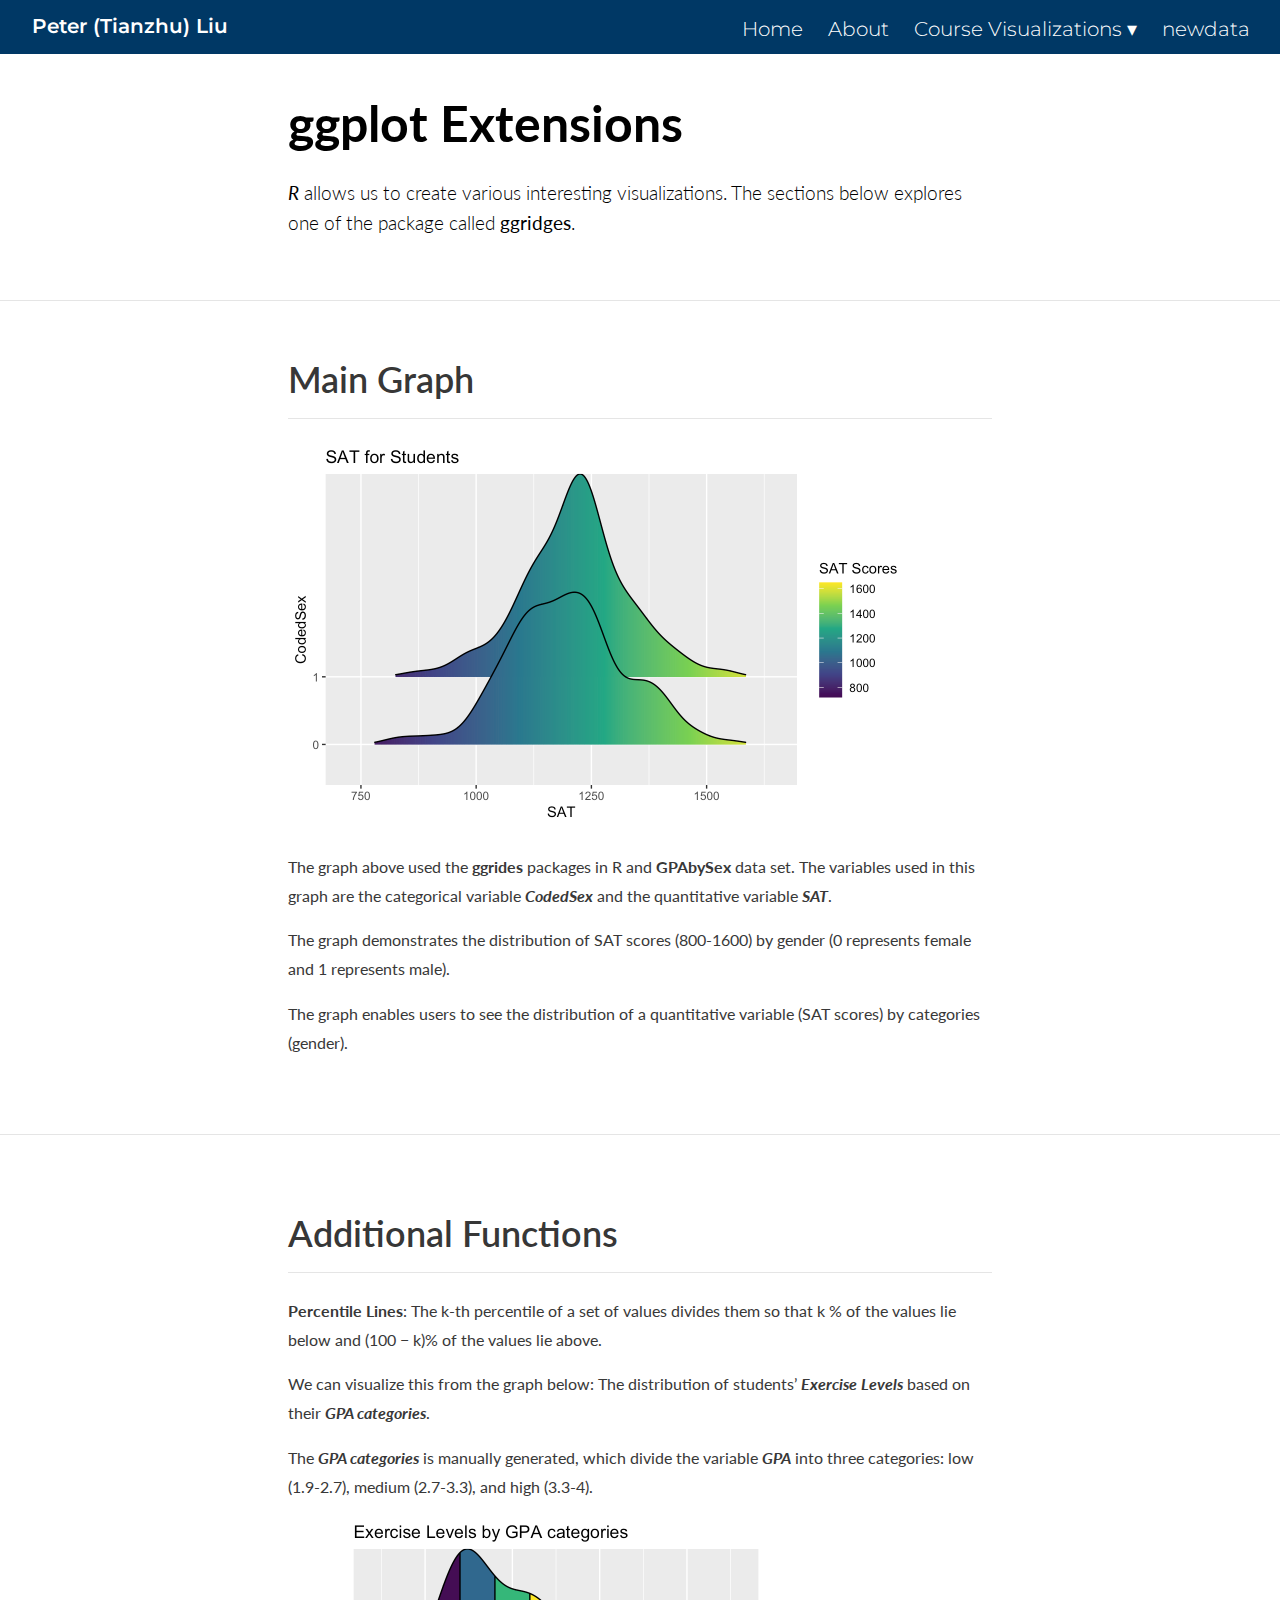
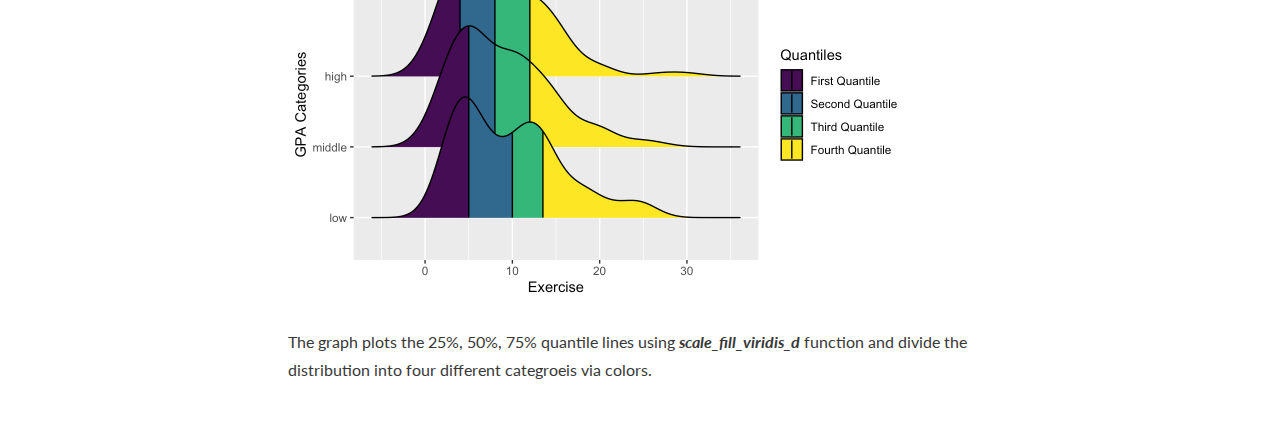
<file: ggplotextensions.html>
<!DOCTYPE html>

<html xmlns="http://www.w3.org/1999/xhtml" lang="" xml:lang="">

<head>
  <meta charset="utf-8"/>
  <meta name="viewport" content="width=device-width, initial-scale=1"/>
  <meta http-equiv="X-UA-Compatible" content="IE=Edge,chrome=1"/>
  <meta name="generator" content="distill" />

  <style type="text/css">
  /* Hide doc at startup (prevent jankiness while JS renders/transforms) */
  body {
    visibility: hidden;
  }
  </style>

 <!--radix_placeholder_import_source-->
 <!--/radix_placeholder_import_source-->

<style type="text/css">code{white-space: pre;}</style>
<style type="text/css" data-origin="pandoc">
pre > code.sourceCode { white-space: pre; position: relative; }
pre > code.sourceCode > span { display: inline-block; line-height: 1.25; }
pre > code.sourceCode > span:empty { height: 1.2em; }
.sourceCode { overflow: visible; }
code.sourceCode > span { color: inherit; text-decoration: inherit; }
div.sourceCode { margin: 1em 0; }
pre.sourceCode { margin: 0; }
@media screen {
div.sourceCode { overflow: auto; }
}
@media print {
pre > code.sourceCode { white-space: pre-wrap; }
pre > code.sourceCode > span { text-indent: -5em; padding-left: 5em; }
}
pre.numberSource code
  { counter-reset: source-line 0; }
pre.numberSource code > span
  { position: relative; left: -4em; counter-increment: source-line; }
pre.numberSource code > span > a:first-child::before
  { content: counter(source-line);
    position: relative; left: -1em; text-align: right; vertical-align: baseline;
    border: none; display: inline-block;
    -webkit-touch-callout: none; -webkit-user-select: none;
    -khtml-user-select: none; -moz-user-select: none;
    -ms-user-select: none; user-select: none;
    padding: 0 4px; width: 4em;
    color: #aaaaaa;
  }
pre.numberSource { margin-left: 3em; border-left: 1px solid #aaaaaa;  padding-left: 4px; }
div.sourceCode
  {   }
@media screen {
pre > code.sourceCode > span > a:first-child::before { text-decoration: underline; }
}
code span.al { color: #ad0000; } /* Alert */
code span.an { color: #5e5e5e; } /* Annotation */
code span.at { } /* Attribute */
code span.bn { color: #ad0000; } /* BaseN */
code span.bu { } /* BuiltIn */
code span.cf { color: #007ba5; } /* ControlFlow */
code span.ch { color: #20794d; } /* Char */
code span.cn { color: #8f5902; } /* Constant */
code span.co { color: #5e5e5e; } /* Comment */
code span.cv { color: #5e5e5e; font-style: italic; } /* CommentVar */
code span.do { color: #5e5e5e; font-style: italic; } /* Documentation */
code span.dt { color: #ad0000; } /* DataType */
code span.dv { color: #ad0000; } /* DecVal */
code span.er { color: #ad0000; } /* Error */
code span.ex { } /* Extension */
code span.fl { color: #ad0000; } /* Float */
code span.fu { color: #4758ab; } /* Function */
code span.im { } /* Import */
code span.in { color: #5e5e5e; } /* Information */
code span.kw { color: #007ba5; } /* Keyword */
code span.op { color: #5e5e5e; } /* Operator */
code span.ot { color: #007ba5; } /* Other */
code span.pp { color: #ad0000; } /* Preprocessor */
code span.sc { color: #5e5e5e; } /* SpecialChar */
code span.ss { color: #20794d; } /* SpecialString */
code span.st { color: #20794d; } /* String */
code span.va { color: #111111; } /* Variable */
code span.vs { color: #20794d; } /* VerbatimString */
code span.wa { color: #5e5e5e; font-style: italic; } /* Warning */
</style>


  <!--radix_placeholder_meta_tags-->
  <title>Peter (Tianzhu) Liu: ggplot Extensions</title>

  <meta property="description" itemprop="description" content="***R*** allows us to create various interesting visualizations. The sections below explores one of the package called **ggridges**."/>



  <!--  https://developers.facebook.com/docs/sharing/webmasters#markup -->
  <meta property="og:title" content="Peter (Tianzhu) Liu: ggplot Extensions"/>
  <meta property="og:type" content="article"/>
  <meta property="og:description" content="***R*** allows us to create various interesting visualizations. The sections below explores one of the package called **ggridges**."/>
  <meta property="og:locale" content="en_US"/>
  <meta property="og:site_name" content="Peter (Tianzhu) Liu"/>

  <!--  https://dev.twitter.com/cards/types/summary -->
  <meta property="twitter:card" content="summary"/>
  <meta property="twitter:title" content="Peter (Tianzhu) Liu: ggplot Extensions"/>
  <meta property="twitter:description" content="***R*** allows us to create various interesting visualizations. The sections below explores one of the package called **ggridges**."/>

  <!--/radix_placeholder_meta_tags-->
  <!--radix_placeholder_rmarkdown_metadata-->

  <script type="text/json" id="radix-rmarkdown-metadata">
  {"type":"list","attributes":{"names":{"type":"character","attributes":{},"value":["name","title","description"]}},"value":[{"type":"character","attributes":{},"value":["ggplotextensions"]},{"type":"character","attributes":{},"value":["ggplot Extensions"]},{"type":"character","attributes":{},"value":["***R*** allows us to create various interesting visualizations. The sections below explores one of the package called **ggridges**."]}]}
  </script>
  <!--/radix_placeholder_rmarkdown_metadata-->
  <!--radix_placeholder_navigation_in_header-->
  <meta name="distill:offset" content=""/>

  <script type="application/javascript">

    window.headroom_prevent_pin = false;

    window.document.addEventListener("DOMContentLoaded", function (event) {

      // initialize headroom for banner
      var header = $('header').get(0);
      var headerHeight = header.offsetHeight;
      var headroom = new Headroom(header, {
        tolerance: 5,
        onPin : function() {
          if (window.headroom_prevent_pin) {
            window.headroom_prevent_pin = false;
            headroom.unpin();
          }
        }
      });
      headroom.init();
      if(window.location.hash)
        headroom.unpin();
      $(header).addClass('headroom--transition');

      // offset scroll location for banner on hash change
      // (see: https://github.com/WickyNilliams/headroom.js/issues/38)
      window.addEventListener("hashchange", function(event) {
        window.scrollTo(0, window.pageYOffset - (headerHeight + 25));
      });

      // responsive menu
      $('.distill-site-header').each(function(i, val) {
        var topnav = $(this);
        var toggle = topnav.find('.nav-toggle');
        toggle.on('click', function() {
          topnav.toggleClass('responsive');
        });
      });

      // nav dropdowns
      $('.nav-dropbtn').click(function(e) {
        $(this).next('.nav-dropdown-content').toggleClass('nav-dropdown-active');
        $(this).parent().siblings('.nav-dropdown')
           .children('.nav-dropdown-content').removeClass('nav-dropdown-active');
      });
      $("body").click(function(e){
        $('.nav-dropdown-content').removeClass('nav-dropdown-active');
      });
      $(".nav-dropdown").click(function(e){
        e.stopPropagation();
      });
    });
  </script>

  <style type="text/css">

  /* Theme (user-documented overrideables for nav appearance) */

  .distill-site-nav {
    color: rgba(255, 255, 255, 0.8);
    background-color: #0F2E3D;
    font-size: 15px;
    font-weight: 300;
  }

  .distill-site-nav a {
    color: inherit;
    text-decoration: none;
  }

  .distill-site-nav a:hover {
    color: white;
  }

  @media print {
    .distill-site-nav {
      display: none;
    }
  }

  .distill-site-header {

  }

  .distill-site-footer {

  }


  /* Site Header */

  .distill-site-header {
    width: 100%;
    box-sizing: border-box;
    z-index: 3;
  }

  .distill-site-header .nav-left {
    display: inline-block;
    margin-left: 8px;
  }

  @media screen and (max-width: 768px) {
    .distill-site-header .nav-left {
      margin-left: 0;
    }
  }


  .distill-site-header .nav-right {
    float: right;
    margin-right: 8px;
  }

  .distill-site-header a,
  .distill-site-header .title {
    display: inline-block;
    text-align: center;
    padding: 14px 10px 14px 10px;
  }

  .distill-site-header .title {
    font-size: 18px;
    min-width: 150px;
  }

  .distill-site-header .logo {
    padding: 0;
  }

  .distill-site-header .logo img {
    display: none;
    max-height: 20px;
    width: auto;
    margin-bottom: -4px;
  }

  .distill-site-header .nav-image img {
    max-height: 18px;
    width: auto;
    display: inline-block;
    margin-bottom: -3px;
  }



  @media screen and (min-width: 1000px) {
    .distill-site-header .logo img {
      display: inline-block;
    }
    .distill-site-header .nav-left {
      margin-left: 20px;
    }
    .distill-site-header .nav-right {
      margin-right: 20px;
    }
    .distill-site-header .title {
      padding-left: 12px;
    }
  }


  .distill-site-header .nav-toggle {
    display: none;
  }

  .nav-dropdown {
    display: inline-block;
    position: relative;
  }

  .nav-dropdown .nav-dropbtn {
    border: none;
    outline: none;
    color: rgba(255, 255, 255, 0.8);
    padding: 16px 10px;
    background-color: transparent;
    font-family: inherit;
    font-size: inherit;
    font-weight: inherit;
    margin: 0;
    margin-top: 1px;
    z-index: 2;
  }

  .nav-dropdown-content {
    display: none;
    position: absolute;
    background-color: white;
    min-width: 200px;
    border: 1px solid rgba(0,0,0,0.15);
    border-radius: 4px;
    box-shadow: 0px 8px 16px 0px rgba(0,0,0,0.1);
    z-index: 1;
    margin-top: 2px;
    white-space: nowrap;
    padding-top: 4px;
    padding-bottom: 4px;
  }

  .nav-dropdown-content hr {
    margin-top: 4px;
    margin-bottom: 4px;
    border: none;
    border-bottom: 1px solid rgba(0, 0, 0, 0.1);
  }

  .nav-dropdown-active {
    display: block;
  }

  .nav-dropdown-content a, .nav-dropdown-content .nav-dropdown-header {
    color: black;
    padding: 6px 24px;
    text-decoration: none;
    display: block;
    text-align: left;
  }

  .nav-dropdown-content .nav-dropdown-header {
    display: block;
    padding: 5px 24px;
    padding-bottom: 0;
    text-transform: uppercase;
    font-size: 14px;
    color: #999999;
    white-space: nowrap;
  }

  .nav-dropdown:hover .nav-dropbtn {
    color: white;
  }

  .nav-dropdown-content a:hover {
    background-color: #ddd;
    color: black;
  }

  .nav-right .nav-dropdown-content {
    margin-left: -45%;
    right: 0;
  }

  @media screen and (max-width: 768px) {
    .distill-site-header a, .distill-site-header .nav-dropdown  {display: none;}
    .distill-site-header a.nav-toggle {
      float: right;
      display: block;
    }
    .distill-site-header .title {
      margin-left: 0;
    }
    .distill-site-header .nav-right {
      margin-right: 0;
    }
    .distill-site-header {
      overflow: hidden;
    }
    .nav-right .nav-dropdown-content {
      margin-left: 0;
    }
  }


  @media screen and (max-width: 768px) {
    .distill-site-header.responsive {position: relative; min-height: 500px; }
    .distill-site-header.responsive a.nav-toggle {
      position: absolute;
      right: 0;
      top: 0;
    }
    .distill-site-header.responsive a,
    .distill-site-header.responsive .nav-dropdown {
      display: block;
      text-align: left;
    }
    .distill-site-header.responsive .nav-left,
    .distill-site-header.responsive .nav-right {
      width: 100%;
    }
    .distill-site-header.responsive .nav-dropdown {float: none;}
    .distill-site-header.responsive .nav-dropdown-content {position: relative;}
    .distill-site-header.responsive .nav-dropdown .nav-dropbtn {
      display: block;
      width: 100%;
      text-align: left;
    }
  }

  /* Site Footer */

  .distill-site-footer {
    width: 100%;
    overflow: hidden;
    box-sizing: border-box;
    z-index: 3;
    margin-top: 30px;
    padding-top: 30px;
    padding-bottom: 30px;
    text-align: center;
  }

  /* Headroom */

  d-title {
    padding-top: 6rem;
  }

  @media print {
    d-title {
      padding-top: 4rem;
    }
  }

  .headroom {
    z-index: 1000;
    position: fixed;
    top: 0;
    left: 0;
    right: 0;
  }

  .headroom--transition {
    transition: all .4s ease-in-out;
  }

  .headroom--unpinned {
    top: -100px;
  }

  .headroom--pinned {
    top: 0;
  }

  /* adjust viewport for navbar height */
  /* helps vertically center bootstrap (non-distill) content */
  .min-vh-100 {
    min-height: calc(100vh - 100px) !important;
  }

  </style>

  <script src="site_libs/jquery-3.6.0/jquery-3.6.0.min.js"></script>
  <link href="site_libs/font-awesome-5.1.0/css/all.css" rel="stylesheet"/>
  <link href="site_libs/font-awesome-5.1.0/css/v4-shims.css" rel="stylesheet"/>
  <script src="site_libs/headroom-0.9.4/headroom.min.js"></script>
  <script src="site_libs/autocomplete-0.37.1/autocomplete.min.js"></script>
  <script src="site_libs/fuse-6.4.1/fuse.min.js"></script>

  <script type="application/javascript">

  function getMeta(metaName) {
    var metas = document.getElementsByTagName('meta');
    for (let i = 0; i < metas.length; i++) {
      if (metas[i].getAttribute('name') === metaName) {
        return metas[i].getAttribute('content');
      }
    }
    return '';
  }

  function offsetURL(url) {
    var offset = getMeta('distill:offset');
    return offset ? offset + '/' + url : url;
  }

  function createFuseIndex() {

    // create fuse index
    var options = {
      keys: [
        { name: 'title', weight: 20 },
        { name: 'categories', weight: 15 },
        { name: 'description', weight: 10 },
        { name: 'contents', weight: 5 },
      ],
      ignoreLocation: true,
      threshold: 0
    };
    var fuse = new window.Fuse([], options);

    // fetch the main search.json
    return fetch(offsetURL('search.json'))
      .then(function(response) {
        if (response.status == 200) {
          return response.json().then(function(json) {
            // index main articles
            json.articles.forEach(function(article) {
              fuse.add(article);
            });
            // download collections and index their articles
            return Promise.all(json.collections.map(function(collection) {
              return fetch(offsetURL(collection)).then(function(response) {
                if (response.status === 200) {
                  return response.json().then(function(articles) {
                    articles.forEach(function(article) {
                      fuse.add(article);
                    });
                  })
                } else {
                  return Promise.reject(
                    new Error('Unexpected status from search index request: ' +
                              response.status)
                  );
                }
              });
            })).then(function() {
              return fuse;
            });
          });

        } else {
          return Promise.reject(
            new Error('Unexpected status from search index request: ' +
                        response.status)
          );
        }
      });
  }

  window.document.addEventListener("DOMContentLoaded", function (event) {

    // get search element (bail if we don't have one)
    var searchEl = window.document.getElementById('distill-search');
    if (!searchEl)
      return;

    createFuseIndex()
      .then(function(fuse) {

        // make search box visible
        searchEl.classList.remove('hidden');

        // initialize autocomplete
        var options = {
          autoselect: true,
          hint: false,
          minLength: 2,
        };
        window.autocomplete(searchEl, options, [{
          source: function(query, callback) {
            const searchOptions = {
              isCaseSensitive: false,
              shouldSort: true,
              minMatchCharLength: 2,
              limit: 10,
            };
            var results = fuse.search(query, searchOptions);
            callback(results
              .map(function(result) { return result.item; })
            );
          },
          templates: {
            suggestion: function(suggestion) {
              var img = suggestion.preview && Object.keys(suggestion.preview).length > 0
                ? `<img src="${offsetURL(suggestion.preview)}"</img>`
                : '';
              var html = `
                <div class="search-item">
                  <h3>${suggestion.title}</h3>
                  <div class="search-item-description">
                    ${suggestion.description || ''}
                  </div>
                  <div class="search-item-preview">
                    ${img}
                  </div>
                </div>
              `;
              return html;
            }
          }
        }]).on('autocomplete:selected', function(event, suggestion) {
          window.location.href = offsetURL(suggestion.path);
        });
        // remove inline display style on autocompleter (we want to
        // manage responsive display via css)
        $('.algolia-autocomplete').css("display", "");
      })
      .catch(function(error) {
        console.log(error);
      });

  });

  </script>

  <style type="text/css">

  .nav-search {
    font-size: x-small;
  }

  /* Algolioa Autocomplete */

  .algolia-autocomplete {
    display: inline-block;
    margin-left: 10px;
    vertical-align: sub;
    background-color: white;
    color: black;
    padding: 6px;
    padding-top: 8px;
    padding-bottom: 0;
    border-radius: 6px;
    border: 1px #0F2E3D solid;
    width: 180px;
  }


  @media screen and (max-width: 768px) {
    .distill-site-nav .algolia-autocomplete {
      display: none;
      visibility: hidden;
    }
    .distill-site-nav.responsive .algolia-autocomplete {
      display: inline-block;
      visibility: visible;
    }
    .distill-site-nav.responsive .algolia-autocomplete .aa-dropdown-menu {
      margin-left: 0;
      width: 400px;
      max-height: 400px;
    }
  }

  .algolia-autocomplete .aa-input, .algolia-autocomplete .aa-hint {
    width: 90%;
    outline: none;
    border: none;
  }

  .algolia-autocomplete .aa-hint {
    color: #999;
  }
  .algolia-autocomplete .aa-dropdown-menu {
    width: 550px;
    max-height: 70vh;
    overflow-x: visible;
    overflow-y: scroll;
    padding: 5px;
    margin-top: 3px;
    margin-left: -150px;
    background-color: #fff;
    border-radius: 5px;
    border: 1px solid #999;
    border-top: none;
  }

  .algolia-autocomplete .aa-dropdown-menu .aa-suggestion {
    cursor: pointer;
    padding: 5px 4px;
    border-bottom: 1px solid #eee;
  }

  .algolia-autocomplete .aa-dropdown-menu .aa-suggestion:last-of-type {
    border-bottom: none;
    margin-bottom: 2px;
  }

  .algolia-autocomplete .aa-dropdown-menu .aa-suggestion .search-item {
    overflow: hidden;
    font-size: 0.8em;
    line-height: 1.4em;
  }

  .algolia-autocomplete .aa-dropdown-menu .aa-suggestion .search-item h3 {
    font-size: 1rem;
    margin-block-start: 0;
    margin-block-end: 5px;
  }

  .algolia-autocomplete .aa-dropdown-menu .aa-suggestion .search-item-description {
    display: inline-block;
    overflow: hidden;
    height: 2.8em;
    width: 80%;
    margin-right: 4%;
  }

  .algolia-autocomplete .aa-dropdown-menu .aa-suggestion .search-item-preview {
    display: inline-block;
    width: 15%;
  }

  .algolia-autocomplete .aa-dropdown-menu .aa-suggestion .search-item-preview img {
    height: 3em;
    width: auto;
    display: none;
  }

  .algolia-autocomplete .aa-dropdown-menu .aa-suggestion .search-item-preview img[src] {
    display: initial;
  }

  .algolia-autocomplete .aa-dropdown-menu .aa-suggestion.aa-cursor {
    background-color: #eee;
  }
  .algolia-autocomplete .aa-dropdown-menu .aa-suggestion em {
    font-weight: bold;
    font-style: normal;
  }

  </style>


  <!--/radix_placeholder_navigation_in_header-->
  <!--radix_placeholder_distill-->

  <style type="text/css">

  body {
    background-color: white;
  }

  .pandoc-table {
    width: 100%;
  }

  .pandoc-table>caption {
    margin-bottom: 10px;
  }

  .pandoc-table th:not([align]) {
    text-align: left;
  }

  .pagedtable-footer {
    font-size: 15px;
  }

  d-byline .byline {
    grid-template-columns: 2fr 2fr;
  }

  d-byline .byline h3 {
    margin-block-start: 1.5em;
  }

  d-byline .byline .authors-affiliations h3 {
    margin-block-start: 0.5em;
  }

  .authors-affiliations .orcid-id {
    width: 16px;
    height:16px;
    margin-left: 4px;
    margin-right: 4px;
    vertical-align: middle;
    padding-bottom: 2px;
  }

  d-title .dt-tags {
    margin-top: 1em;
    grid-column: text;
  }

  .dt-tags .dt-tag {
    text-decoration: none;
    display: inline-block;
    color: rgba(0,0,0,0.6);
    padding: 0em 0.4em;
    margin-right: 0.5em;
    margin-bottom: 0.4em;
    font-size: 70%;
    border: 1px solid rgba(0,0,0,0.2);
    border-radius: 3px;
    text-transform: uppercase;
    font-weight: 500;
  }

  d-article table.gt_table td,
  d-article table.gt_table th {
    border-bottom: none;
  }

  .html-widget {
    margin-bottom: 2.0em;
  }

  .l-screen-inset {
    padding-right: 16px;
  }

  .l-screen .caption {
    margin-left: 10px;
  }

  .shaded {
    background: rgb(247, 247, 247);
    padding-top: 20px;
    padding-bottom: 20px;
    border-top: 1px solid rgba(0, 0, 0, 0.1);
    border-bottom: 1px solid rgba(0, 0, 0, 0.1);
  }

  .shaded .html-widget {
    margin-bottom: 0;
    border: 1px solid rgba(0, 0, 0, 0.1);
  }

  .shaded .shaded-content {
    background: white;
  }

  .text-output {
    margin-top: 0;
    line-height: 1.5em;
  }

  .hidden {
    display: none !important;
  }

  d-article {
    padding-top: 2.5rem;
    padding-bottom: 30px;
  }

  d-appendix {
    padding-top: 30px;
  }

  d-article>p>img {
    width: 100%;
  }

  d-article h2 {
    margin: 1rem 0 1.5rem 0;
  }

  d-article h3 {
    margin-top: 1.5rem;
  }

  d-article iframe {
    border: 1px solid rgba(0, 0, 0, 0.1);
    margin-bottom: 2.0em;
    width: 100%;
  }

  /* Tweak code blocks */

  d-article div.sourceCode code,
  d-article pre code {
    font-family: Consolas, Monaco, 'Andale Mono', 'Ubuntu Mono', monospace;
  }

  d-article pre,
  d-article div.sourceCode,
  d-article div.sourceCode pre {
    overflow: auto;
  }

  d-article div.sourceCode {
    background-color: white;
  }

  d-article div.sourceCode pre {
    padding-left: 10px;
    font-size: 12px;
    border-left: 2px solid rgba(0,0,0,0.1);
  }

  d-article pre {
    font-size: 12px;
    color: black;
    background: none;
    margin-top: 0;
    text-align: left;
    white-space: pre;
    word-spacing: normal;
    word-break: normal;
    word-wrap: normal;
    line-height: 1.5;

    -moz-tab-size: 4;
    -o-tab-size: 4;
    tab-size: 4;

    -webkit-hyphens: none;
    -moz-hyphens: none;
    -ms-hyphens: none;
    hyphens: none;
  }

  d-article pre a {
    border-bottom: none;
  }

  d-article pre a:hover {
    border-bottom: none;
    text-decoration: underline;
  }

  d-article details {
    grid-column: text;
    margin-bottom: 0.8em;
  }

  @media(min-width: 768px) {

  d-article pre,
  d-article div.sourceCode,
  d-article div.sourceCode pre {
    overflow: visible !important;
  }

  d-article div.sourceCode pre {
    padding-left: 18px;
    font-size: 14px;
  }

  d-article pre {
    font-size: 14px;
  }

  }

  figure img.external {
    background: white;
    border: 1px solid rgba(0, 0, 0, 0.1);
    box-shadow: 0 1px 8px rgba(0, 0, 0, 0.1);
    padding: 18px;
    box-sizing: border-box;
  }

  /* CSS for d-contents */

  .d-contents {
    grid-column: text;
    color: rgba(0,0,0,0.8);
    font-size: 0.9em;
    padding-bottom: 1em;
    margin-bottom: 1em;
    padding-bottom: 0.5em;
    margin-bottom: 1em;
    padding-left: 0.25em;
    justify-self: start;
  }

  @media(min-width: 1000px) {
    .d-contents.d-contents-float {
      height: 0;
      grid-column-start: 1;
      grid-column-end: 4;
      justify-self: center;
      padding-right: 3em;
      padding-left: 2em;
    }
  }

  .d-contents nav h3 {
    font-size: 18px;
    margin-top: 0;
    margin-bottom: 1em;
  }

  .d-contents li {
    list-style-type: none
  }

  .d-contents nav > ul {
    padding-left: 0;
  }

  .d-contents ul {
    padding-left: 1em
  }

  .d-contents nav ul li {
    margin-top: 0.6em;
    margin-bottom: 0.2em;
  }

  .d-contents nav a {
    font-size: 13px;
    border-bottom: none;
    text-decoration: none
    color: rgba(0, 0, 0, 0.8);
  }

  .d-contents nav a:hover {
    text-decoration: underline solid rgba(0, 0, 0, 0.6)
  }

  .d-contents nav > ul > li > a {
    font-weight: 600;
  }

  .d-contents nav > ul > li > ul {
    font-weight: inherit;
  }

  .d-contents nav > ul > li > ul > li {
    margin-top: 0.2em;
  }


  .d-contents nav ul {
    margin-top: 0;
    margin-bottom: 0.25em;
  }

  .d-article-with-toc h2:nth-child(2) {
    margin-top: 0;
  }


  /* Figure */

  .figure {
    position: relative;
    margin-bottom: 2.5em;
    margin-top: 1.5em;
  }

  .figure img {
    width: 100%;
  }

  .figure .caption {
    color: rgba(0, 0, 0, 0.6);
    font-size: 12px;
    line-height: 1.5em;
  }

  .figure img.external {
    background: white;
    border: 1px solid rgba(0, 0, 0, 0.1);
    box-shadow: 0 1px 8px rgba(0, 0, 0, 0.1);
    padding: 18px;
    box-sizing: border-box;
  }

  .figure .caption a {
    color: rgba(0, 0, 0, 0.6);
  }

  .figure .caption b,
  .figure .caption strong, {
    font-weight: 600;
    color: rgba(0, 0, 0, 1.0);
  }

  /* Citations */

  d-article .citation {
    color: inherit;
    cursor: inherit;
  }

  div.hanging-indent{
    margin-left: 1em; text-indent: -1em;
  }

  /* Citation hover box */

  .tippy-box[data-theme~=light-border] {
    background-color: rgba(250, 250, 250, 0.95);
  }

  .tippy-content > p {
    margin-bottom: 0;
    padding: 2px;
  }


  /* Tweak 1000px media break to show more text */

  @media(min-width: 1000px) {
    .base-grid,
    distill-header,
    d-title,
    d-abstract,
    d-article,
    d-appendix,
    distill-appendix,
    d-byline,
    d-footnote-list,
    d-citation-list,
    distill-footer {
      grid-template-columns: [screen-start] 1fr [page-start kicker-start] 80px [middle-start] 50px [text-start kicker-end] 65px 65px 65px 65px 65px 65px 65px 65px [text-end gutter-start] 65px [middle-end] 65px [page-end gutter-end] 1fr [screen-end];
      grid-column-gap: 16px;
    }

    .grid {
      grid-column-gap: 16px;
    }

    d-article {
      font-size: 1.06rem;
      line-height: 1.7em;
    }
    figure .caption, .figure .caption, figure figcaption {
      font-size: 13px;
    }
  }

  @media(min-width: 1180px) {
    .base-grid,
    distill-header,
    d-title,
    d-abstract,
    d-article,
    d-appendix,
    distill-appendix,
    d-byline,
    d-footnote-list,
    d-citation-list,
    distill-footer {
      grid-template-columns: [screen-start] 1fr [page-start kicker-start] 60px [middle-start] 60px [text-start kicker-end] 60px 60px 60px 60px 60px 60px 60px 60px [text-end gutter-start] 60px [middle-end] 60px [page-end gutter-end] 1fr [screen-end];
      grid-column-gap: 32px;
    }

    .grid {
      grid-column-gap: 32px;
    }
  }


  /* Get the citation styles for the appendix (not auto-injected on render since
     we do our own rendering of the citation appendix) */

  d-appendix .citation-appendix,
  .d-appendix .citation-appendix {
    font-size: 11px;
    line-height: 15px;
    border-left: 1px solid rgba(0, 0, 0, 0.1);
    padding-left: 18px;
    border: 1px solid rgba(0,0,0,0.1);
    background: rgba(0, 0, 0, 0.02);
    padding: 10px 18px;
    border-radius: 3px;
    color: rgba(150, 150, 150, 1);
    overflow: hidden;
    margin-top: -12px;
    white-space: pre-wrap;
    word-wrap: break-word;
  }

  /* Include appendix styles here so they can be overridden */

  d-appendix {
    contain: layout style;
    font-size: 0.8em;
    line-height: 1.7em;
    margin-top: 60px;
    margin-bottom: 0;
    border-top: 1px solid rgba(0, 0, 0, 0.1);
    color: rgba(0,0,0,0.5);
    padding-top: 60px;
    padding-bottom: 48px;
  }

  d-appendix h3 {
    grid-column: page-start / text-start;
    font-size: 15px;
    font-weight: 500;
    margin-top: 1em;
    margin-bottom: 0;
    color: rgba(0,0,0,0.65);
  }

  d-appendix h3 + * {
    margin-top: 1em;
  }

  d-appendix ol {
    padding: 0 0 0 15px;
  }

  @media (min-width: 768px) {
    d-appendix ol {
      padding: 0 0 0 30px;
      margin-left: -30px;
    }
  }

  d-appendix li {
    margin-bottom: 1em;
  }

  d-appendix a {
    color: rgba(0, 0, 0, 0.6);
  }

  d-appendix > * {
    grid-column: text;
  }

  d-appendix > d-footnote-list,
  d-appendix > d-citation-list,
  d-appendix > distill-appendix {
    grid-column: screen;
  }

  /* Include footnote styles here so they can be overridden */

  d-footnote-list {
    contain: layout style;
  }

  d-footnote-list > * {
    grid-column: text;
  }

  d-footnote-list a.footnote-backlink {
    color: rgba(0,0,0,0.3);
    padding-left: 0.5em;
  }



  /* Anchor.js */

  .anchorjs-link {
    /*transition: all .25s linear; */
    text-decoration: none;
    border-bottom: none;
  }
  *:hover > .anchorjs-link {
    margin-left: -1.125em !important;
    text-decoration: none;
    border-bottom: none;
  }

  /* Social footer */

  .social_footer {
    margin-top: 30px;
    margin-bottom: 0;
    color: rgba(0,0,0,0.67);
  }

  .disqus-comments {
    margin-right: 30px;
  }

  .disqus-comment-count {
    border-bottom: 1px solid rgba(0, 0, 0, 0.4);
    cursor: pointer;
  }

  #disqus_thread {
    margin-top: 30px;
  }

  .article-sharing a {
    border-bottom: none;
    margin-right: 8px;
  }

  .article-sharing a:hover {
    border-bottom: none;
  }

  .sidebar-section.subscribe {
    font-size: 12px;
    line-height: 1.6em;
  }

  .subscribe p {
    margin-bottom: 0.5em;
  }


  .article-footer .subscribe {
    font-size: 15px;
    margin-top: 45px;
  }


  .sidebar-section.custom {
    font-size: 12px;
    line-height: 1.6em;
  }

  .custom p {
    margin-bottom: 0.5em;
  }

  /* Styles for listing layout (hide title) */
  .layout-listing d-title, .layout-listing .d-title {
    display: none;
  }

  /* Styles for posts lists (not auto-injected) */


  .posts-with-sidebar {
    padding-left: 45px;
    padding-right: 45px;
  }

  .posts-list .description h2,
  .posts-list .description p {
    font-family: -apple-system, BlinkMacSystemFont, "Segoe UI", Roboto, Oxygen, Ubuntu, Cantarell, "Fira Sans", "Droid Sans", "Helvetica Neue", Arial, sans-serif;
  }

  .posts-list .description h2 {
    font-weight: 700;
    border-bottom: none;
    padding-bottom: 0;
  }

  .posts-list h2.post-tag {
    border-bottom: 1px solid rgba(0, 0, 0, 0.2);
    padding-bottom: 12px;
  }
  .posts-list {
    margin-top: 60px;
    margin-bottom: 24px;
  }

  .posts-list .post-preview {
    text-decoration: none;
    overflow: hidden;
    display: block;
    border-bottom: 1px solid rgba(0, 0, 0, 0.1);
    padding: 24px 0;
  }

  .post-preview-last {
    border-bottom: none !important;
  }

  .posts-list .posts-list-caption {
    grid-column: screen;
    font-weight: 400;
  }

  .posts-list .post-preview h2 {
    margin: 0 0 6px 0;
    line-height: 1.2em;
    font-style: normal;
    font-size: 24px;
  }

  .posts-list .post-preview p {
    margin: 0 0 12px 0;
    line-height: 1.4em;
    font-size: 16px;
  }

  .posts-list .post-preview .thumbnail {
    box-sizing: border-box;
    margin-bottom: 24px;
    position: relative;
    max-width: 500px;
  }
  .posts-list .post-preview img {
    width: 100%;
    display: block;
  }

  .posts-list .metadata {
    font-size: 12px;
    line-height: 1.4em;
    margin-bottom: 18px;
  }

  .posts-list .metadata > * {
    display: inline-block;
  }

  .posts-list .metadata .publishedDate {
    margin-right: 2em;
  }

  .posts-list .metadata .dt-authors {
    display: block;
    margin-top: 0.3em;
    margin-right: 2em;
  }

  .posts-list .dt-tags {
    display: block;
    line-height: 1em;
  }

  .posts-list .dt-tags .dt-tag {
    display: inline-block;
    color: rgba(0,0,0,0.6);
    padding: 0.3em 0.4em;
    margin-right: 0.2em;
    margin-bottom: 0.4em;
    font-size: 60%;
    border: 1px solid rgba(0,0,0,0.2);
    border-radius: 3px;
    text-transform: uppercase;
    font-weight: 500;
  }

  .posts-list img {
    opacity: 1;
  }

  .posts-list img[data-src] {
    opacity: 0;
  }

  .posts-more {
    clear: both;
  }


  .posts-sidebar {
    font-size: 16px;
  }

  .posts-sidebar h3 {
    font-size: 16px;
    margin-top: 0;
    margin-bottom: 0.5em;
    font-weight: 400;
    text-transform: uppercase;
  }

  .sidebar-section {
    margin-bottom: 30px;
  }

  .categories ul {
    list-style-type: none;
    margin: 0;
    padding: 0;
  }

  .categories li {
    color: rgba(0, 0, 0, 0.8);
    margin-bottom: 0;
  }

  .categories li>a {
    border-bottom: none;
  }

  .categories li>a:hover {
    border-bottom: 1px solid rgba(0, 0, 0, 0.4);
  }

  .categories .active {
    font-weight: 600;
  }

  .categories .category-count {
    color: rgba(0, 0, 0, 0.4);
  }


  @media(min-width: 768px) {
    .posts-list .post-preview h2 {
      font-size: 26px;
    }
    .posts-list .post-preview .thumbnail {
      float: right;
      width: 30%;
      margin-bottom: 0;
    }
    .posts-list .post-preview .description {
      float: left;
      width: 45%;
    }
    .posts-list .post-preview .metadata {
      float: left;
      width: 20%;
      margin-top: 8px;
    }
    .posts-list .post-preview p {
      margin: 0 0 12px 0;
      line-height: 1.5em;
      font-size: 16px;
    }
    .posts-with-sidebar .posts-list {
      float: left;
      width: 75%;
    }
    .posts-with-sidebar .posts-sidebar {
      float: right;
      width: 20%;
      margin-top: 60px;
      padding-top: 24px;
      padding-bottom: 24px;
    }
  }


  /* Improve display for browsers without grid (IE/Edge <= 15) */

  .downlevel {
    line-height: 1.6em;
    font-family: -apple-system, BlinkMacSystemFont, "Segoe UI", Roboto, Oxygen, Ubuntu, Cantarell, "Fira Sans", "Droid Sans", "Helvetica Neue", Arial, sans-serif;
    margin: 0;
  }

  .downlevel .d-title {
    padding-top: 6rem;
    padding-bottom: 1.5rem;
  }

  .downlevel .d-title h1 {
    font-size: 50px;
    font-weight: 700;
    line-height: 1.1em;
    margin: 0 0 0.5rem;
  }

  .downlevel .d-title p {
    font-weight: 300;
    font-size: 1.2rem;
    line-height: 1.55em;
    margin-top: 0;
  }

  .downlevel .d-byline {
    padding-top: 0.8em;
    padding-bottom: 0.8em;
    font-size: 0.8rem;
    line-height: 1.8em;
  }

  .downlevel .section-separator {
    border: none;
    border-top: 1px solid rgba(0, 0, 0, 0.1);
  }

  .downlevel .d-article {
    font-size: 1.06rem;
    line-height: 1.7em;
    padding-top: 1rem;
    padding-bottom: 2rem;
  }


  .downlevel .d-appendix {
    padding-left: 0;
    padding-right: 0;
    max-width: none;
    font-size: 0.8em;
    line-height: 1.7em;
    margin-bottom: 0;
    color: rgba(0,0,0,0.5);
    padding-top: 40px;
    padding-bottom: 48px;
  }

  .downlevel .footnotes ol {
    padding-left: 13px;
  }

  .downlevel .base-grid,
  .downlevel .distill-header,
  .downlevel .d-title,
  .downlevel .d-abstract,
  .downlevel .d-article,
  .downlevel .d-appendix,
  .downlevel .distill-appendix,
  .downlevel .d-byline,
  .downlevel .d-footnote-list,
  .downlevel .d-citation-list,
  .downlevel .distill-footer,
  .downlevel .appendix-bottom,
  .downlevel .posts-container {
    padding-left: 40px;
    padding-right: 40px;
  }

  @media(min-width: 768px) {
    .downlevel .base-grid,
    .downlevel .distill-header,
    .downlevel .d-title,
    .downlevel .d-abstract,
    .downlevel .d-article,
    .downlevel .d-appendix,
    .downlevel .distill-appendix,
    .downlevel .d-byline,
    .downlevel .d-footnote-list,
    .downlevel .d-citation-list,
    .downlevel .distill-footer,
    .downlevel .appendix-bottom,
    .downlevel .posts-container {
    padding-left: 150px;
    padding-right: 150px;
    max-width: 900px;
  }
  }

  .downlevel pre code {
    display: block;
    border-left: 2px solid rgba(0, 0, 0, .1);
    padding: 0 0 0 20px;
    font-size: 14px;
  }

  .downlevel code, .downlevel pre {
    color: black;
    background: none;
    font-family: Consolas, Monaco, 'Andale Mono', 'Ubuntu Mono', monospace;
    text-align: left;
    white-space: pre;
    word-spacing: normal;
    word-break: normal;
    word-wrap: normal;
    line-height: 1.5;

    -moz-tab-size: 4;
    -o-tab-size: 4;
    tab-size: 4;

    -webkit-hyphens: none;
    -moz-hyphens: none;
    -ms-hyphens: none;
    hyphens: none;
  }

  .downlevel .posts-list .post-preview {
    color: inherit;
  }



  </style>

  <script type="application/javascript">

  function is_downlevel_browser() {
    if (bowser.isUnsupportedBrowser({ msie: "12", msedge: "16"},
                                   window.navigator.userAgent)) {
      return true;
    } else {
      return window.load_distill_framework === undefined;
    }
  }

  // show body when load is complete
  function on_load_complete() {

    // add anchors
    if (window.anchors) {
      window.anchors.options.placement = 'left';
      window.anchors.add('d-article > h2, d-article > h3, d-article > h4, d-article > h5');
    }


    // set body to visible
    document.body.style.visibility = 'visible';

    // force redraw for leaflet widgets
    if (window.HTMLWidgets) {
      var maps = window.HTMLWidgets.findAll(".leaflet");
      $.each(maps, function(i, el) {
        var map = this.getMap();
        map.invalidateSize();
        map.eachLayer(function(layer) {
          if (layer instanceof L.TileLayer)
            layer.redraw();
        });
      });
    }

    // trigger 'shown' so htmlwidgets resize
    $('d-article').trigger('shown');
  }

  function init_distill() {

    init_common();

    // create front matter
    var front_matter = $('<d-front-matter></d-front-matter>');
    $('#distill-front-matter').wrap(front_matter);

    // create d-title
    $('.d-title').changeElementType('d-title');

    // create d-byline
    var byline = $('<d-byline></d-byline>');
    $('.d-byline').replaceWith(byline);

    // create d-article
    var article = $('<d-article></d-article>');
    $('.d-article').wrap(article).children().unwrap();

    // move posts container into article
    $('.posts-container').appendTo($('d-article'));

    // create d-appendix
    $('.d-appendix').changeElementType('d-appendix');

    // flag indicating that we have appendix items
    var appendix = $('.appendix-bottom').children('h3').length > 0;

    // replace footnotes with <d-footnote>
    $('.footnote-ref').each(function(i, val) {
      appendix = true;
      var href = $(this).attr('href');
      var id = href.replace('#', '');
      var fn = $('#' + id);
      var fn_p = $('#' + id + '>p');
      fn_p.find('.footnote-back').remove();
      var text = fn_p.html();
      var dtfn = $('<d-footnote></d-footnote>');
      dtfn.html(text);
      $(this).replaceWith(dtfn);
    });
    // remove footnotes
    $('.footnotes').remove();

    // move refs into #references-listing
    $('#references-listing').replaceWith($('#refs'));

    $('h1.appendix, h2.appendix').each(function(i, val) {
      $(this).changeElementType('h3');
    });
    $('h3.appendix').each(function(i, val) {
      var id = $(this).attr('id');
      $('.d-contents a[href="#' + id + '"]').parent().remove();
      appendix = true;
      $(this).nextUntil($('h1, h2, h3')).addBack().appendTo($('d-appendix'));
    });

    // show d-appendix if we have appendix content
    $("d-appendix").css('display', appendix ? 'grid' : 'none');

    // localize layout chunks to just output
    $('.layout-chunk').each(function(i, val) {

      // capture layout
      var layout = $(this).attr('data-layout');

      // apply layout to markdown level block elements
      var elements = $(this).children().not('details, div.sourceCode, pre, script');
      elements.each(function(i, el) {
        var layout_div = $('<div class="' + layout + '"></div>');
        if (layout_div.hasClass('shaded')) {
          var shaded_content = $('<div class="shaded-content"></div>');
          $(this).wrap(shaded_content);
          $(this).parent().wrap(layout_div);
        } else {
          $(this).wrap(layout_div);
        }
      });


      // unwrap the layout-chunk div
      $(this).children().unwrap();
    });

    // remove code block used to force  highlighting css
    $('.distill-force-highlighting-css').parent().remove();

    // remove empty line numbers inserted by pandoc when using a
    // custom syntax highlighting theme
    $('code.sourceCode a:empty').remove();

    // load distill framework
    load_distill_framework();

    // wait for window.distillRunlevel == 4 to do post processing
    function distill_post_process() {

      if (!window.distillRunlevel || window.distillRunlevel < 4)
        return;

      // hide author/affiliations entirely if we have no authors
      var front_matter = JSON.parse($("#distill-front-matter").html());
      var have_authors = front_matter.authors && front_matter.authors.length > 0;
      if (!have_authors)
        $('d-byline').addClass('hidden');

      // article with toc class
      $('.d-contents').parent().addClass('d-article-with-toc');

      // strip links that point to #
      $('.authors-affiliations').find('a[href="#"]').removeAttr('href');

      // add orcid ids
      $('.authors-affiliations').find('.author').each(function(i, el) {
        var orcid_id = front_matter.authors[i].orcidID;
        if (orcid_id) {
          var a = $('<a></a>');
          a.attr('href', 'https://orcid.org/' + orcid_id);
          var img = $('<img></img>');
          img.addClass('orcid-id');
          img.attr('alt', 'ORCID ID');
          img.attr('src','[data-uri]');
          a.append(img);
          $(this).append(a);
        }
      });

      // hide elements of author/affiliations grid that have no value
      function hide_byline_column(caption) {
        $('d-byline').find('h3:contains("' + caption + '")').parent().css('visibility', 'hidden');
      }

      // affiliations
      var have_affiliations = false;
      for (var i = 0; i<front_matter.authors.length; ++i) {
        var author = front_matter.authors[i];
        if (author.affiliation !== "&nbsp;") {
          have_affiliations = true;
          break;
        }
      }
      if (!have_affiliations)
        $('d-byline').find('h3:contains("Affiliations")').css('visibility', 'hidden');

      // published date
      if (!front_matter.publishedDate)
        hide_byline_column("Published");

      // document object identifier
      var doi = $('d-byline').find('h3:contains("DOI")');
      var doi_p = doi.next().empty();
      if (!front_matter.doi) {
        // if we have a citation and valid citationText then link to that
        if ($('#citation').length > 0 && front_matter.citationText) {
          doi.html('Citation');
          $('<a href="#citation"></a>')
            .text(front_matter.citationText)
            .appendTo(doi_p);
        } else {
          hide_byline_column("DOI");
        }
      } else {
        $('<a></a>')
           .attr('href', "https://doi.org/" + front_matter.doi)
           .html(front_matter.doi)
           .appendTo(doi_p);
      }

       // change plural form of authors/affiliations
      if (front_matter.authors.length === 1) {
        var grid = $('.authors-affiliations');
        grid.children('h3:contains("Authors")').text('Author');
        grid.children('h3:contains("Affiliations")').text('Affiliation');
      }

      // remove d-appendix and d-footnote-list local styles
      $('d-appendix > style:first-child').remove();
      $('d-footnote-list > style:first-child').remove();

      // move appendix-bottom entries to the bottom
      $('.appendix-bottom').appendTo('d-appendix').children().unwrap();
      $('.appendix-bottom').remove();

      // hoverable references
      $('span.citation[data-cites]').each(function() {
        var refs = $(this).attr('data-cites').split(" ");
        var refHtml = refs.map(function(ref) {
          return "<p>" + $('#ref-' + ref).html() + "</p>";
        }).join("\n");
        window.tippy(this, {
          allowHTML: true,
          content: refHtml,
          maxWidth: 500,
          interactive: true,
          interactiveBorder: 10,
          theme: 'light-border',
          placement: 'bottom-start'
        });
      });

      // clear polling timer
      clearInterval(tid);

      // show body now that everything is ready
      on_load_complete();
    }

    var tid = setInterval(distill_post_process, 50);
    distill_post_process();

  }

  function init_downlevel() {

    init_common();

     // insert hr after d-title
    $('.d-title').after($('<hr class="section-separator"/>'));

    // check if we have authors
    var front_matter = JSON.parse($("#distill-front-matter").html());
    var have_authors = front_matter.authors && front_matter.authors.length > 0;

    // manage byline/border
    if (!have_authors)
      $('.d-byline').remove();
    $('.d-byline').after($('<hr class="section-separator"/>'));
    $('.d-byline a').remove();

    // remove toc
    $('.d-contents').remove();

    // move appendix elements
    $('h1.appendix, h2.appendix').each(function(i, val) {
      $(this).changeElementType('h3');
    });
    $('h3.appendix').each(function(i, val) {
      $(this).nextUntil($('h1, h2, h3')).addBack().appendTo($('.d-appendix'));
    });


    // inject headers into references and footnotes
    var refs_header = $('<h3></h3>');
    refs_header.text('References');
    $('#refs').prepend(refs_header);

    var footnotes_header = $('<h3></h3');
    footnotes_header.text('Footnotes');
    $('.footnotes').children('hr').first().replaceWith(footnotes_header);

    // move appendix-bottom entries to the bottom
    $('.appendix-bottom').appendTo('.d-appendix').children().unwrap();
    $('.appendix-bottom').remove();

    // remove appendix if it's empty
    if ($('.d-appendix').children().length === 0)
      $('.d-appendix').remove();

    // prepend separator above appendix
    $('.d-appendix').before($('<hr class="section-separator" style="clear: both"/>'));

    // trim code
    $('pre>code').each(function(i, val) {
      $(this).html($.trim($(this).html()));
    });

    // move posts-container right before article
    $('.posts-container').insertBefore($('.d-article'));

    $('body').addClass('downlevel');

    on_load_complete();
  }


  function init_common() {

    // jquery plugin to change element types
    (function($) {
      $.fn.changeElementType = function(newType) {
        var attrs = {};

        $.each(this[0].attributes, function(idx, attr) {
          attrs[attr.nodeName] = attr.nodeValue;
        });

        this.replaceWith(function() {
          return $("<" + newType + "/>", attrs).append($(this).contents());
        });
      };
    })(jQuery);

    // prevent underline for linked images
    $('a > img').parent().css({'border-bottom' : 'none'});

    // mark non-body figures created by knitr chunks as 100% width
    $('.layout-chunk').each(function(i, val) {
      var figures = $(this).find('img, .html-widget');
      if ($(this).attr('data-layout') !== "l-body") {
        figures.css('width', '100%');
      } else {
        figures.css('max-width', '100%');
        figures.filter("[width]").each(function(i, val) {
          var fig = $(this);
          fig.css('width', fig.attr('width') + 'px');
        });

      }
    });

    // auto-append index.html to post-preview links in file: protocol
    // and in rstudio ide preview
    $('.post-preview').each(function(i, val) {
      if (window.location.protocol === "file:")
        $(this).attr('href', $(this).attr('href') + "index.html");
    });

    // get rid of index.html references in header
    if (window.location.protocol !== "file:") {
      $('.distill-site-header a[href]').each(function(i,val) {
        $(this).attr('href', $(this).attr('href').replace("index.html", "./"));
      });
    }

    // add class to pandoc style tables
    $('tr.header').parent('thead').parent('table').addClass('pandoc-table');
    $('.kable-table').children('table').addClass('pandoc-table');

    // add figcaption style to table captions
    $('caption').parent('table').addClass("figcaption");

    // initialize posts list
    if (window.init_posts_list)
      window.init_posts_list();

    // implmement disqus comment link
    $('.disqus-comment-count').click(function() {
      window.headroom_prevent_pin = true;
      $('#disqus_thread').toggleClass('hidden');
      if (!$('#disqus_thread').hasClass('hidden')) {
        var offset = $(this).offset();
        $(window).resize();
        $('html, body').animate({
          scrollTop: offset.top - 35
        });
      }
    });
  }

  document.addEventListener('DOMContentLoaded', function() {
    if (is_downlevel_browser())
      init_downlevel();
    else
      window.addEventListener('WebComponentsReady', init_distill);
  });

  </script>

  <style type="text/css">
  /* base variables */

  /* Edit the CSS properties in this file to create a custom
     Distill theme. Only edit values in the right column
     for each row; values shown are the CSS defaults.
     To return any property to the default,
     you may set its value to: unset
     All rows must end with a semi-colon.                      */

  /* Optional: embed custom fonts here with `@import`          */
  /* This must remain at the top of this file.                 */



  html {
    /*-- Main font sizes --*/
    --title-size:      50px;
    --body-size:       1.06rem;
    --code-size:       14px;
    --aside-size:      12px;
    --fig-cap-size:    13px;
    /*-- Main font colors --*/
    --title-color:     #000000;
    --header-color:    rgba(0, 0, 0, 0.8);
    --body-color:      rgba(0, 0, 0, 0.8);
    --aside-color:     rgba(0, 0, 0, 0.6);
    --fig-cap-color:   rgba(0, 0, 0, 0.6);
    /*-- Specify custom fonts ~~~ must be imported above   --*/
    --heading-font:    sans-serif;
    --mono-font:       monospace;
    --body-font:       sans-serif;
    --navbar-font:     sans-serif;  /* websites + blogs only */
  }

  /*-- ARTICLE METADATA --*/
  d-byline {
    --heading-size:    0.6rem;
    --heading-color:   rgba(0, 0, 0, 0.5);
    --body-size:       0.8rem;
    --body-color:      rgba(0, 0, 0, 0.8);
  }

  /*-- ARTICLE TABLE OF CONTENTS --*/
  .d-contents {
    --heading-size:    18px;
    --contents-size:   13px;
  }

  /*-- ARTICLE APPENDIX --*/
  d-appendix {
    --heading-size:    15px;
    --heading-color:   rgba(0, 0, 0, 0.65);
    --text-size:       0.8em;
    --text-color:      rgba(0, 0, 0, 0.5);
  }

  /*-- WEBSITE HEADER + FOOTER --*/
  /* These properties only apply to Distill sites and blogs  */

  .distill-site-header {
    --title-size:       18px;
    --text-color:       rgba(255, 255, 255, 0.8);
    --text-size:        15px;
    --hover-color:      white;
    --bkgd-color:       #0F2E3D;
  }

  .distill-site-footer {
    --text-color:       rgba(255, 255, 255, 0.8);
    --text-size:        15px;
    --hover-color:      white;
    --bkgd-color:       #0F2E3D;
  }

  /*-- Additional custom styles --*/
  /* Add any additional CSS rules below                      */
  </style>
  <style type="text/css">/* base variables */

  /* Edit the CSS properties in this file to create a custom
     Distill theme. Only edit values in the right column
     for each row; values shown are the CSS defaults.
     To return any property to the default,
     you may set its value to: unset
     All rows must end with a semi-colon.                      */

  /* Optional: embed custom fonts here with `@import`          */
  /* This must remain at the top of this file.                 */
  @import url('https://fonts.googleapis.com/css2?family=Lato');
  @import url('https://fonts.googleapis.com/css2?family=Fira+Mono');
  @import url('https://fonts.googleapis.com/css2?family=Montserrat');

  html {
    /*-- Main font sizes --*/
    --title-size:      50px;
    --body-size:       1.0rem;                     /* edited */
    --code-size:       0.9rem;                     /* edited */
    --aside-size:      12px;
    --fig-cap-size:    13px;
    /*-- Main font colors --*/
    --title-color:     #000000;
    --heading-color:   rgba(0, 0, 0, 0.8);
    --body-color:      #383838;                    /* edited */
    --aside-color:     rgba(0, 0, 0, 0.6);
    --fig-cap-color:   rgba(0, 0, 0, 0.6);
    /*-- Specify custom fonts ~~~ must be imported above   --*/
    --heading-font:    'Lato', sans-serif;         /* edited */
    --mono-font:       'Fira Mono', monospace;     /* edited */
    --body-font:       'Lato', sans-serif;         /* edited */
    --navbar-font:     'Montserrat', sans-serif;   /* edited */
  }

  /*-- ARTICLE METADATA --*/
  d-byline {
    --heading-size:    0.6rem;
    --heading-color:   rgba(0, 0, 0, 0.5);
    --body-size:       0.8rem;
    --body-color:      rgba(0, 0, 0, 0.8);
  }

  /*-- ARTICLE TABLE OF CONTENTS --*/
  .d-contents {
    --heading-size:    18px;
    --contents-size:   13px;
  }

  /*-- ARTICLE APPENDIX --*/
  d-appendix {
    --heading-size:    15px;
    --heading-color:   rgba(0, 0, 0, 0.65);
    --text-size:       0.8em;
    --text-color:      rgba(0, 0, 0, 0.5);
  }

  /*-- WEBSITE HEADER + FOOTER --*/
  /* These properties only apply to Distill sites and blogs  */

  .distill-site-header {
    --title-size:       20px;                      /* edited */
    --text-color:       #FFFFFF;                   /* edited */
    --text-size:        20px;                      /* edited */
    --hover-color:      #E87722;                   /* edited */
    --bkgd-color:       #003865;          /* edited */
  }

  .distill-site-footer {
    --text-color:       rgba(255, 255, 255, 0.8);
    --text-size:        15px;
    --hover-color:      white;
    --bkgd-color:       #0F2E3D;
  }


  /*-- Additional custom styles --*/

  .posts-list .metadata .publishedDate {
      color: rgb(249, 83, 85);
  }

  d-article p code {
    color: #383838;
    background: rgba(249, 83, 85, 0.1);
    font-weight: 400;
    font-size: 0.9em;
  }

  d-article a {
      border-bottom: 2px solid rgba(249, 83, 85, 0.4);
      text-decoration: none;
  }

  .distill-site-header .title {
      font-weight: 600; 
  }

  ul > li::marker {
    color: rgb(249, 83, 85);
  }</style>
  <style type="text/css">
  /* base style */

  /* FONT FAMILIES */

  :root {
    --heading-default: -apple-system, BlinkMacSystemFont, "Segoe UI", Roboto, Oxygen, Ubuntu, Cantarell, "Fira Sans", "Droid Sans", "Helvetica Neue", Arial, sans-serif;
    --mono-default: Consolas, Monaco, 'Andale Mono', 'Ubuntu Mono', monospace;
    --body-default: -apple-system, BlinkMacSystemFont, "Segoe UI", Roboto, Oxygen, Ubuntu, Cantarell, "Fira Sans", "Droid Sans", "Helvetica Neue", Arial, sans-serif;
  }

  body,
  .posts-list .post-preview p,
  .posts-list .description p {
    font-family: var(--body-font), var(--body-default);
  }

  h1, h2, h3, h4, h5, h6,
  .posts-list .post-preview h2,
  .posts-list .description h2 {
    font-family: var(--heading-font), var(--heading-default);
  }

  d-article div.sourceCode code,
  d-article pre code {
    font-family: var(--mono-font), var(--mono-default);
  }


  /*-- TITLE --*/
  d-title h1,
  .posts-list > h1 {
    color: var(--title-color, black);
  }

  d-title h1 {
    font-size: var(--title-size, 50px);
  }

  /*-- HEADERS --*/
  d-article h1,
  d-article h2,
  d-article h3,
  d-article h4,
  d-article h5,
  d-article h6 {
    color: var(--header-color, rgba(0, 0, 0, 0.8));
  }

  /*-- BODY --*/
  d-article > p,  /* only text inside of <p> tags */
  d-article > ul, /* lists */
  d-article > ol {
    color: var(--body-color, rgba(0, 0, 0, 0.8));
    font-size: var(--body-size, 1.06rem);
  }


  /*-- CODE --*/
  d-article div.sourceCode code,
  d-article pre code {
    font-size: var(--code-size, 14px);
  }

  /*-- ASIDE --*/
  d-article aside {
    font-size: var(--aside-size, 12px);
    color: var(--aside-color, rgba(0, 0, 0, 0.6));
  }

  /*-- FIGURE CAPTIONS --*/
  figure .caption,
  figure figcaption,
  .figure .caption {
    font-size: var(--fig-cap-size, 13px);
    color: var(--fig-cap-color, rgba(0, 0, 0, 0.6));
  }

  /*-- METADATA --*/
  d-byline h3 {
    font-size: var(--heading-size, 0.6rem);
    color: var(--heading-color, rgba(0, 0, 0, 0.5));
  }

  d-byline {
    font-size: var(--body-size, 0.8rem);
    color: var(--body-color, rgba(0, 0, 0, 0.8));
  }

  d-byline a,
  d-article d-byline a {
    color: var(--body-color, rgba(0, 0, 0, 0.8));
  }

  /*-- TABLE OF CONTENTS --*/
  .d-contents nav h3 {
    font-size: var(--heading-size, 18px);
  }

  .d-contents nav a {
    font-size: var(--contents-size, 13px);
  }

  /*-- APPENDIX --*/
  d-appendix h3 {
    font-size: var(--heading-size, 15px);
    color: var(--heading-color, rgba(0, 0, 0, 0.65));
  }

  d-appendix {
    font-size: var(--text-size, 0.8em);
    color: var(--text-color, rgba(0, 0, 0, 0.5));
  }

  d-appendix d-footnote-list a.footnote-backlink {
    color: var(--text-color, rgba(0, 0, 0, 0.5));
  }

  /*-- WEBSITE HEADER + FOOTER --*/
  .distill-site-header .title {
    font-size: var(--title-size, 18px);
    font-family: var(--navbar-font), var(--heading-default);
  }

  .distill-site-header a,
  .nav-dropdown .nav-dropbtn {
    font-family: var(--navbar-font), var(--heading-default);
  }

  .nav-dropdown .nav-dropbtn {
    color: var(--text-color, rgba(255, 255, 255, 0.8));
    font-size: var(--text-size, 15px);
  }

  .distill-site-header a:hover,
  .nav-dropdown:hover .nav-dropbtn {
    color: var(--hover-color, white);
  }

  .distill-site-header {
    font-size: var(--text-size, 15px);
    color: var(--text-color, rgba(255, 255, 255, 0.8));
    background-color: var(--bkgd-color, #0F2E3D);
  }

  .distill-site-footer {
    font-size: var(--text-size, 15px);
    color: var(--text-color, rgba(255, 255, 255, 0.8));
    background-color: var(--bkgd-color, #0F2E3D);
  }

  .distill-site-footer a:hover {
    color: var(--hover-color, white);
  }</style>
  <!--/radix_placeholder_distill-->
  <script src="site_libs/header-attrs-2.13/header-attrs.js"></script>
  <script src="site_libs/popper-2.6.0/popper.min.js"></script>
  <link href="site_libs/tippy-6.2.7/tippy.css" rel="stylesheet" />
  <link href="site_libs/tippy-6.2.7/tippy-light-border.css" rel="stylesheet" />
  <script src="site_libs/tippy-6.2.7/tippy.umd.min.js"></script>
  <script src="site_libs/anchor-4.2.2/anchor.min.js"></script>
  <script src="site_libs/bowser-1.9.3/bowser.min.js"></script>
  <script src="site_libs/webcomponents-2.0.0/webcomponents.js"></script>
  <script src="site_libs/distill-2.2.21/template.v2.js"></script>
  <!--radix_placeholder_site_in_header-->
  <!--/radix_placeholder_site_in_header-->


</head>

<body>

<!--radix_placeholder_front_matter-->

<script id="distill-front-matter" type="text/json">
{"title":"ggplot Extensions","description":"***R*** allows us to create various interesting visualizations. The sections below explores one of the package called **ggridges**.","authors":[]}
</script>

<!--/radix_placeholder_front_matter-->
<!--radix_placeholder_navigation_before_body-->
<header class="header header--fixed" role="banner">
<nav class="distill-site-nav distill-site-header">
<div class="nav-left">
<a href="index.html" class="title">Peter (Tianzhu) Liu</a>
</div>
<div class="nav-right">
<a href="index.html">Home</a>
<a href="about.html">About</a>
<div class="nav-dropdown">
<button class="nav-dropbtn">
Course Visualizations
 
<span class="down-arrow">&#x25BE;</span>
</button>
<div class="nav-dropdown-content">
<a href="generativearts.html">Generative Arts</a>
<a href="ggplotextensions.html">ggplot extensions</a>
<a href="ShinyApp.html">Shiny App</a>
<a href="Other.html">Miscellaneous</a>
</div>
</div>
<a href="newdata.html">newdata</a>
<a href="javascript:void(0);" class="nav-toggle">&#9776;</a>
</div>
</nav>
</header>
<!--/radix_placeholder_navigation_before_body-->
<!--radix_placeholder_site_before_body-->
<!--/radix_placeholder_site_before_body-->

<div class="d-title">
<h1>ggplot Extensions</h1>
<!--radix_placeholder_categories-->
<!--/radix_placeholder_categories-->
<p><p><strong><em>R</em></strong> allows us to create various
interesting visualizations. The sections below explores one of the
package called <strong>ggridges</strong>.</p></p>
</div>


<div class="d-article">
<h2>
Main Graph
</h2>
<div class="layout-chunk" data-layout="l-body">
<p><img src="ggplotextensions_files/figure-html5/unnamed-chunk-1-1.png" width="624" /></p>
</div>
<p>The graph above used the <strong>ggrides</strong> packages in R and
<strong>GPAbySex</strong> data set. The variables used in this graph are
the categorical variable <strong><em>CodedSex</em></strong> and the
quantitative variable <strong><em>SAT</em></strong>.</p>
<p>The graph demonstrates the distribution of SAT scores (800-1600) by
gender (0 represents female and 1 represents male).</p>
<p>The graph enables users to see the distribution of a quantitative
variable (SAT scores) by categories (gender).</p>
<hr />
<h2>
Additional Functions
</h2>
<p><strong>Percentile Lines</strong>: The k-th percentile of a set of
values divides them so that k % of the values lie below and (100 − k)%
of the values lie above.</p>
<p>We can visualize this from the graph below: The distribution of
students’ <strong><em>Exercise Levels</em></strong> based on their
<strong><em>GPA categories</em></strong>.</p>
<p>The <strong><em>GPA categories</em></strong> is manually generated,
which divide the variable <strong><em>GPA</em></strong> into three
categories: low (1.9-2.7), medium (2.7-3.3), and high (3.3-4).</p>
<div class="layout-chunk" data-layout="l-body">
<p><img src="ggplotextensions_files/figure-html5/unnamed-chunk-2-1.png" width="624" /></p>
</div>
<p>The graph plots the 25%, 50%, 75% quantile lines using
<strong><em>scale_fill_viridis_d</em></strong> function and divide the
distribution into four different categroeis via colors.</p>
<div class="sourceCode" id="cb1"><pre
class="sourceCode r distill-force-highlighting-css"><code class="sourceCode r"></code></pre></div>
<!--radix_placeholder_article_footer-->
<!--/radix_placeholder_article_footer-->
</div>

<div class="d-appendix">
</div>


<!--radix_placeholder_site_after_body-->
<!--/radix_placeholder_site_after_body-->
<!--radix_placeholder_appendices-->
<div class="appendix-bottom"></div>
<!--/radix_placeholder_appendices-->
<!--radix_placeholder_navigation_after_body-->
<!--/radix_placeholder_navigation_after_body-->

</body>

</html>
</file>
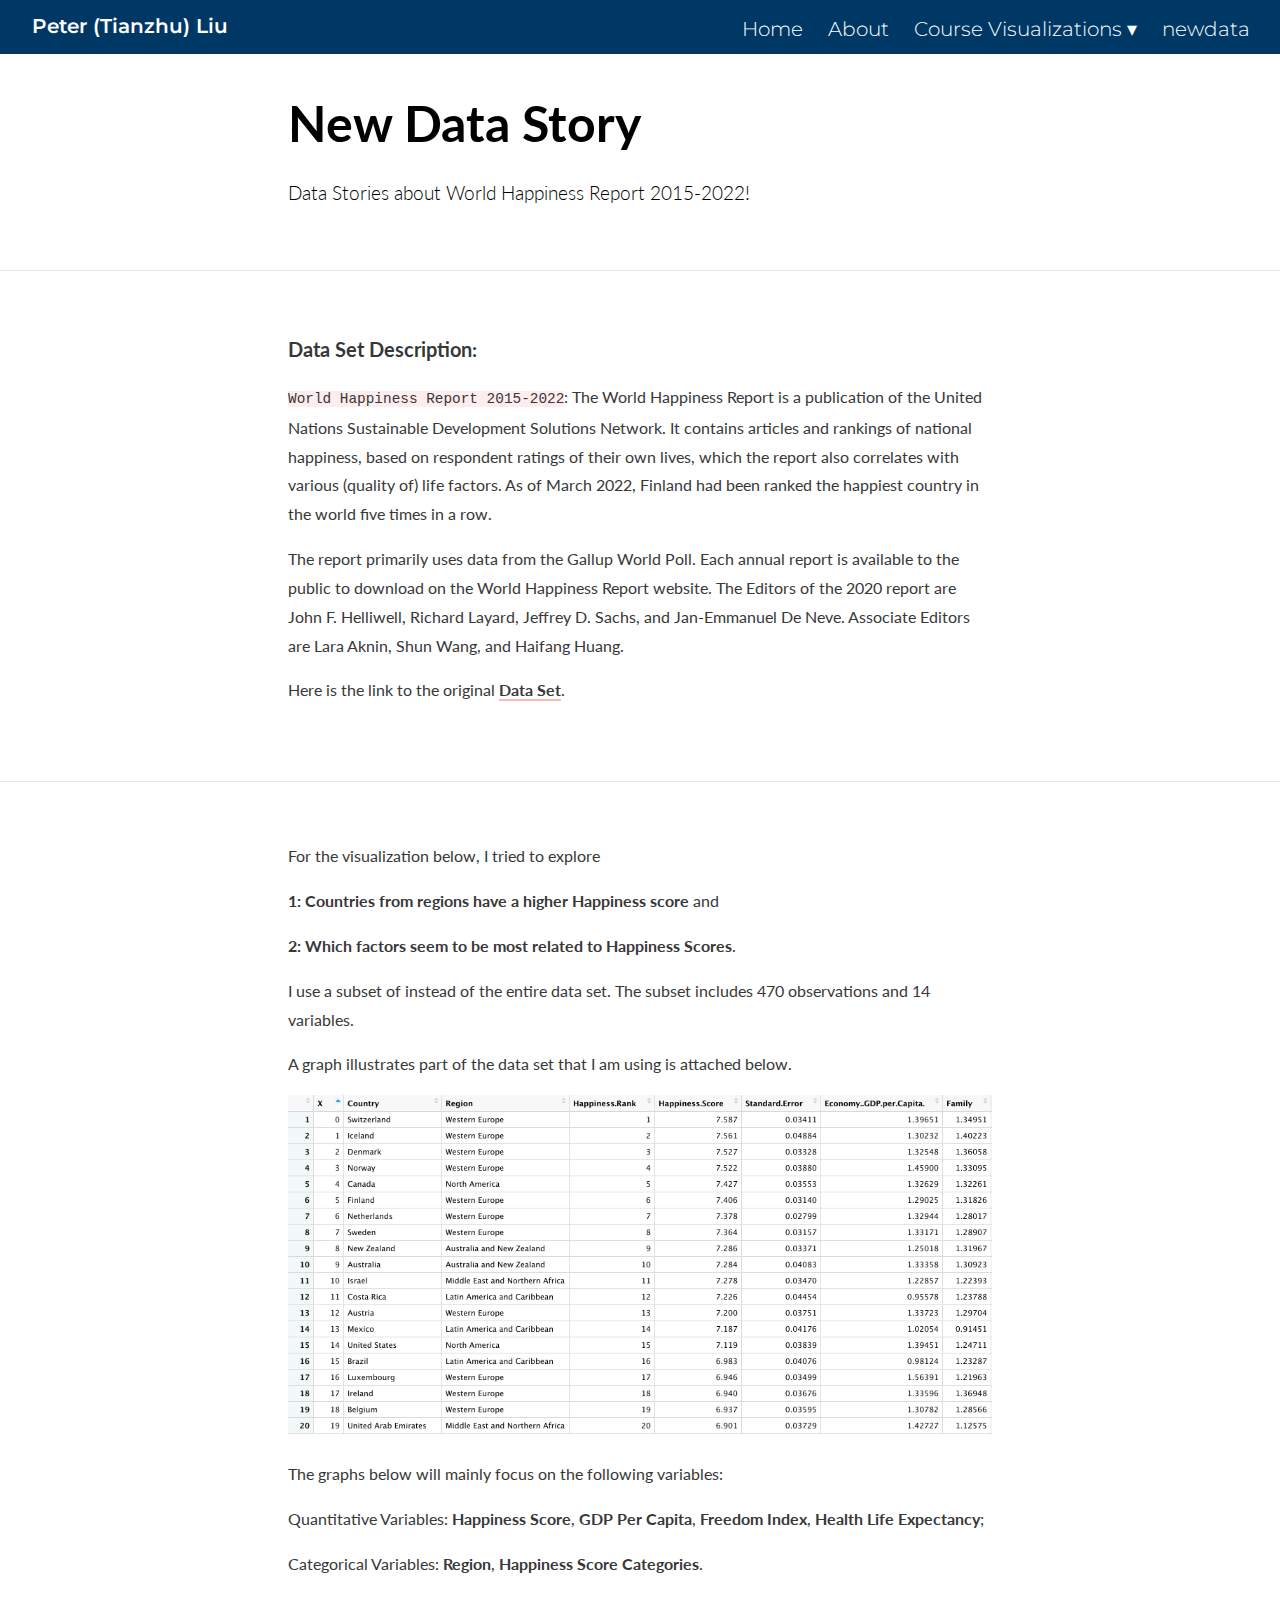
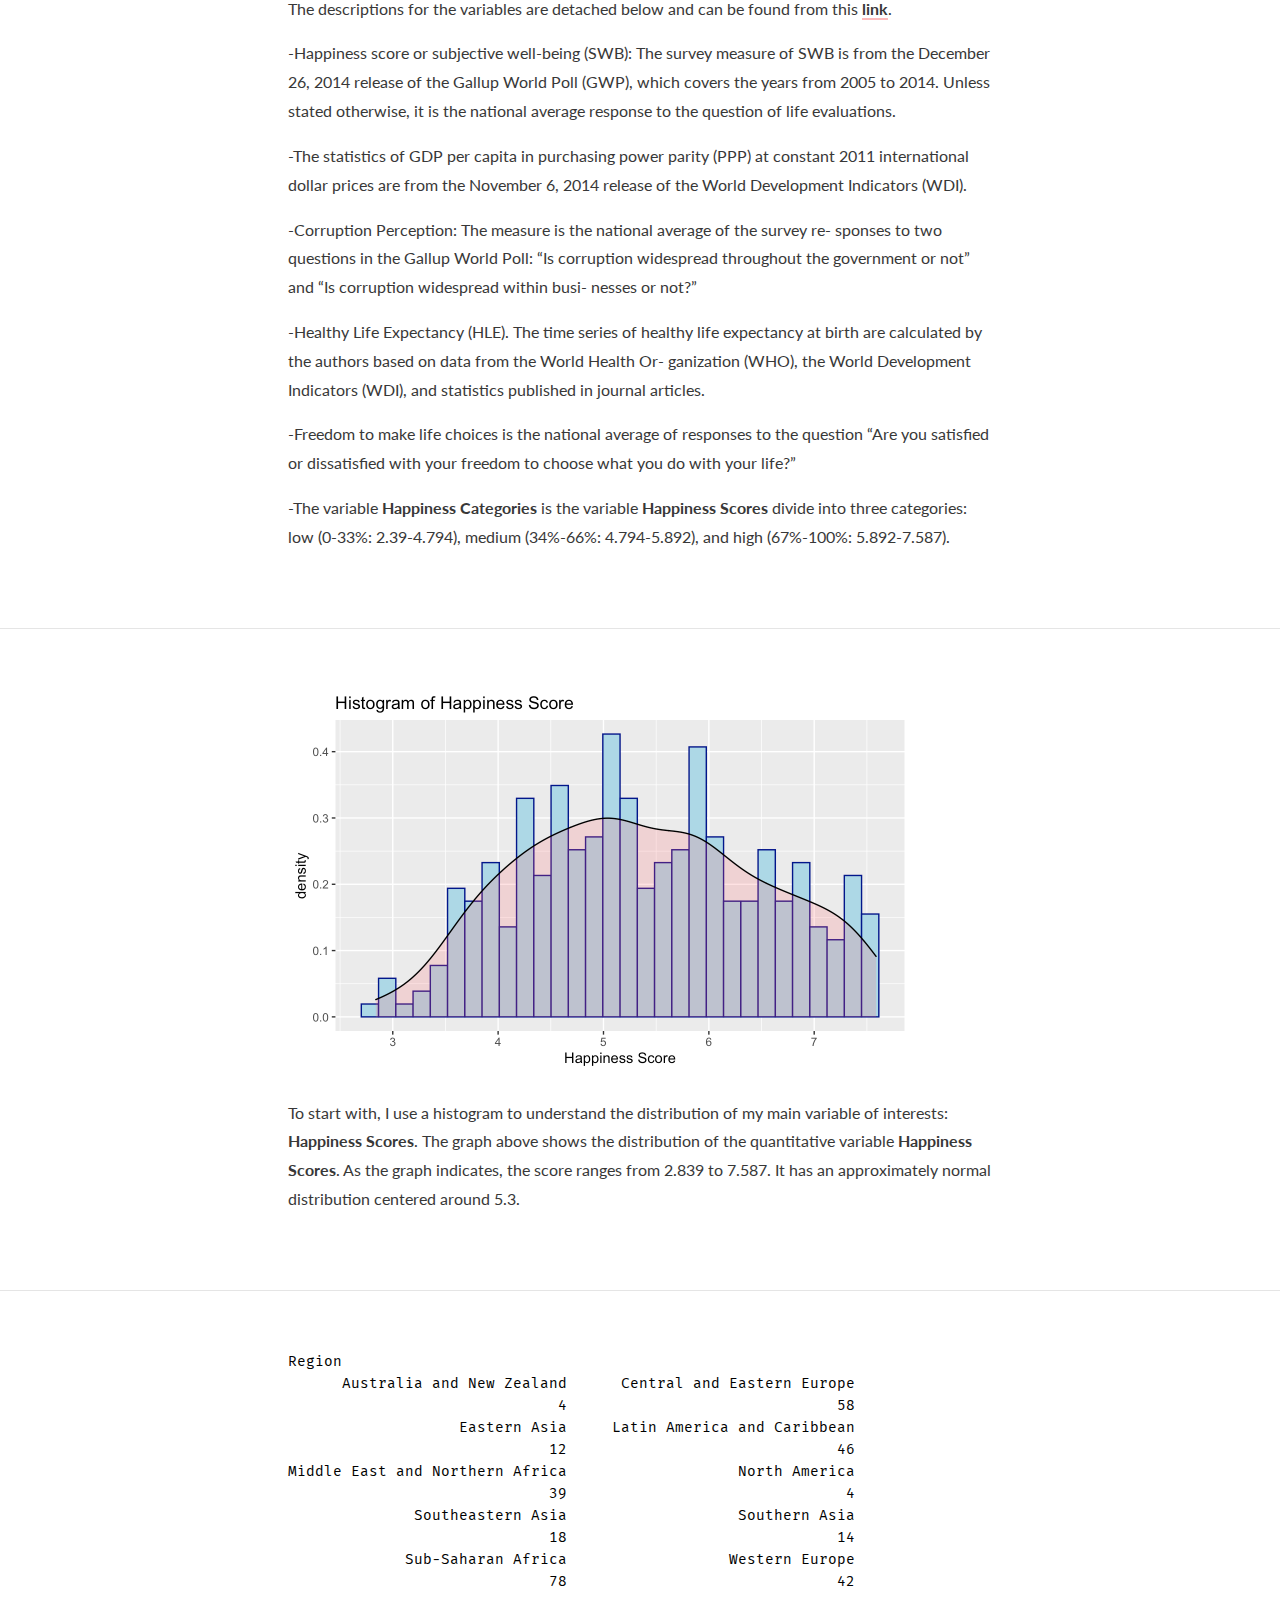
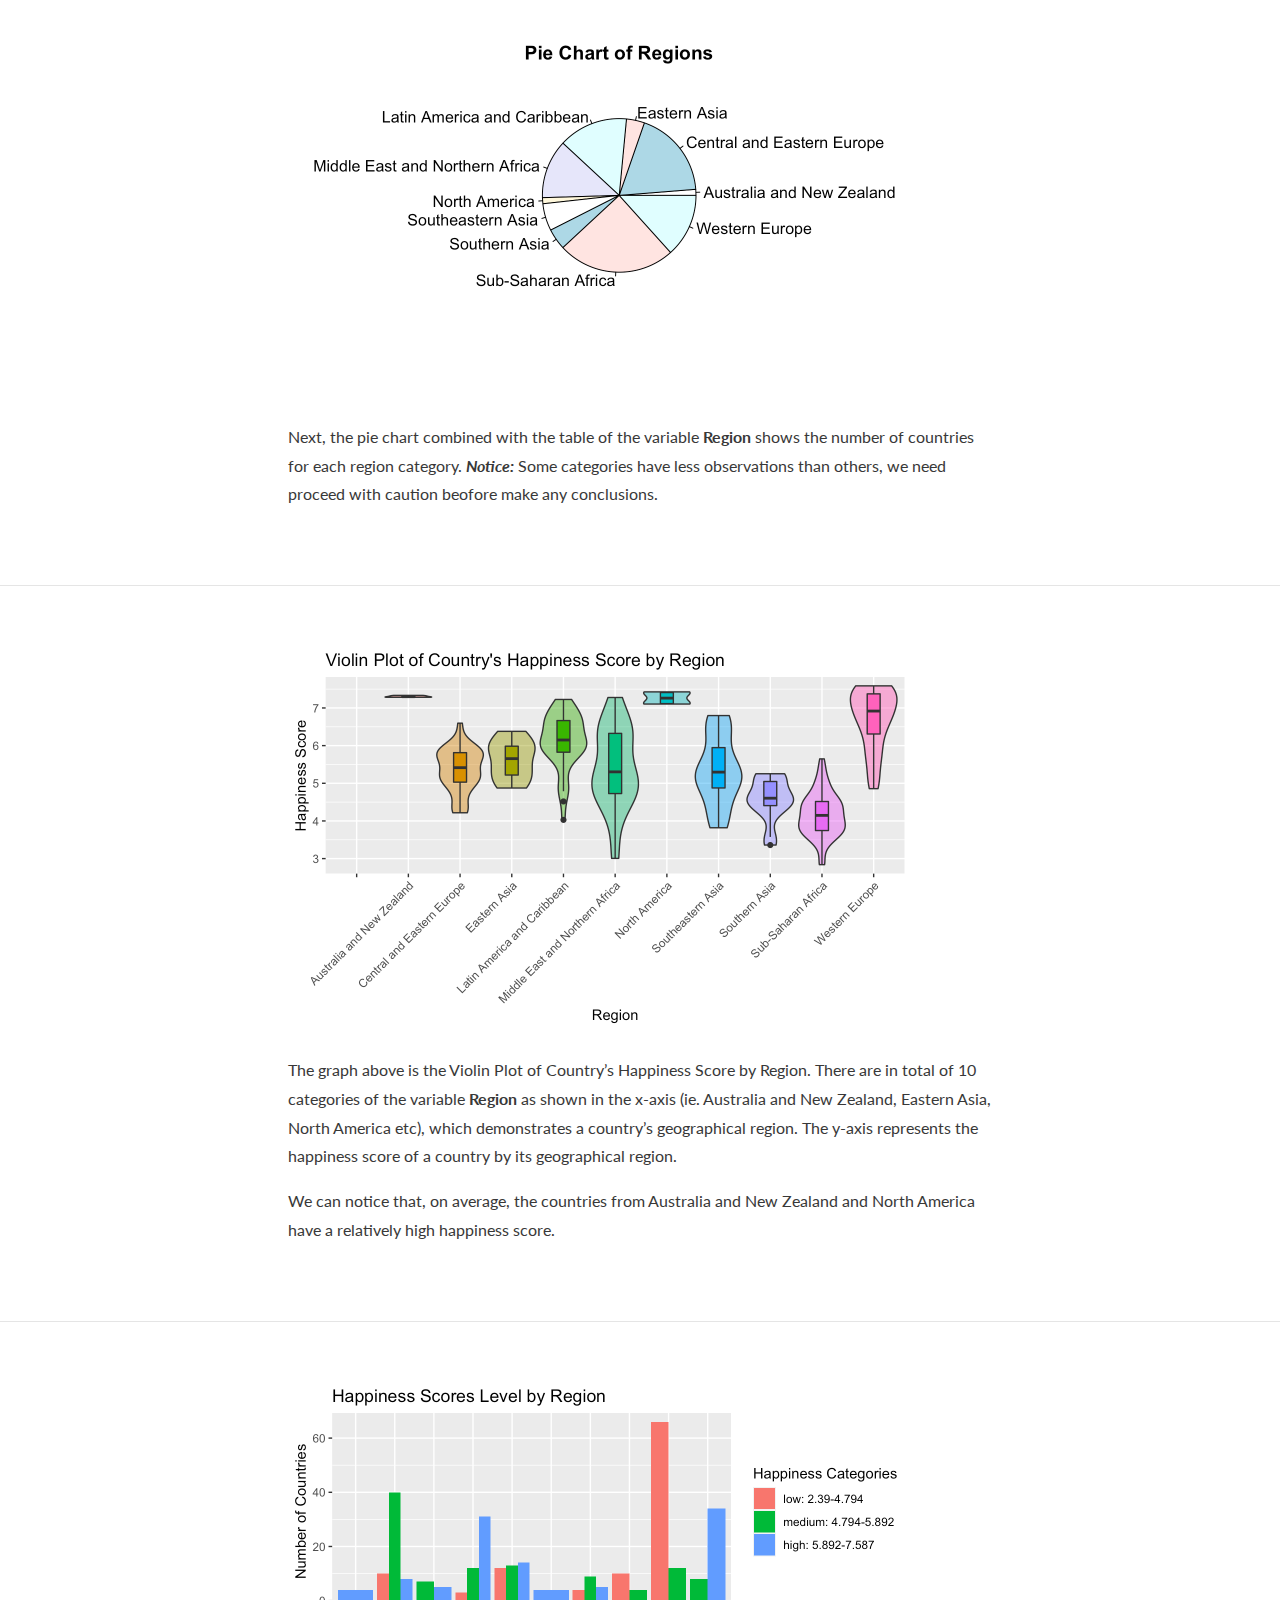
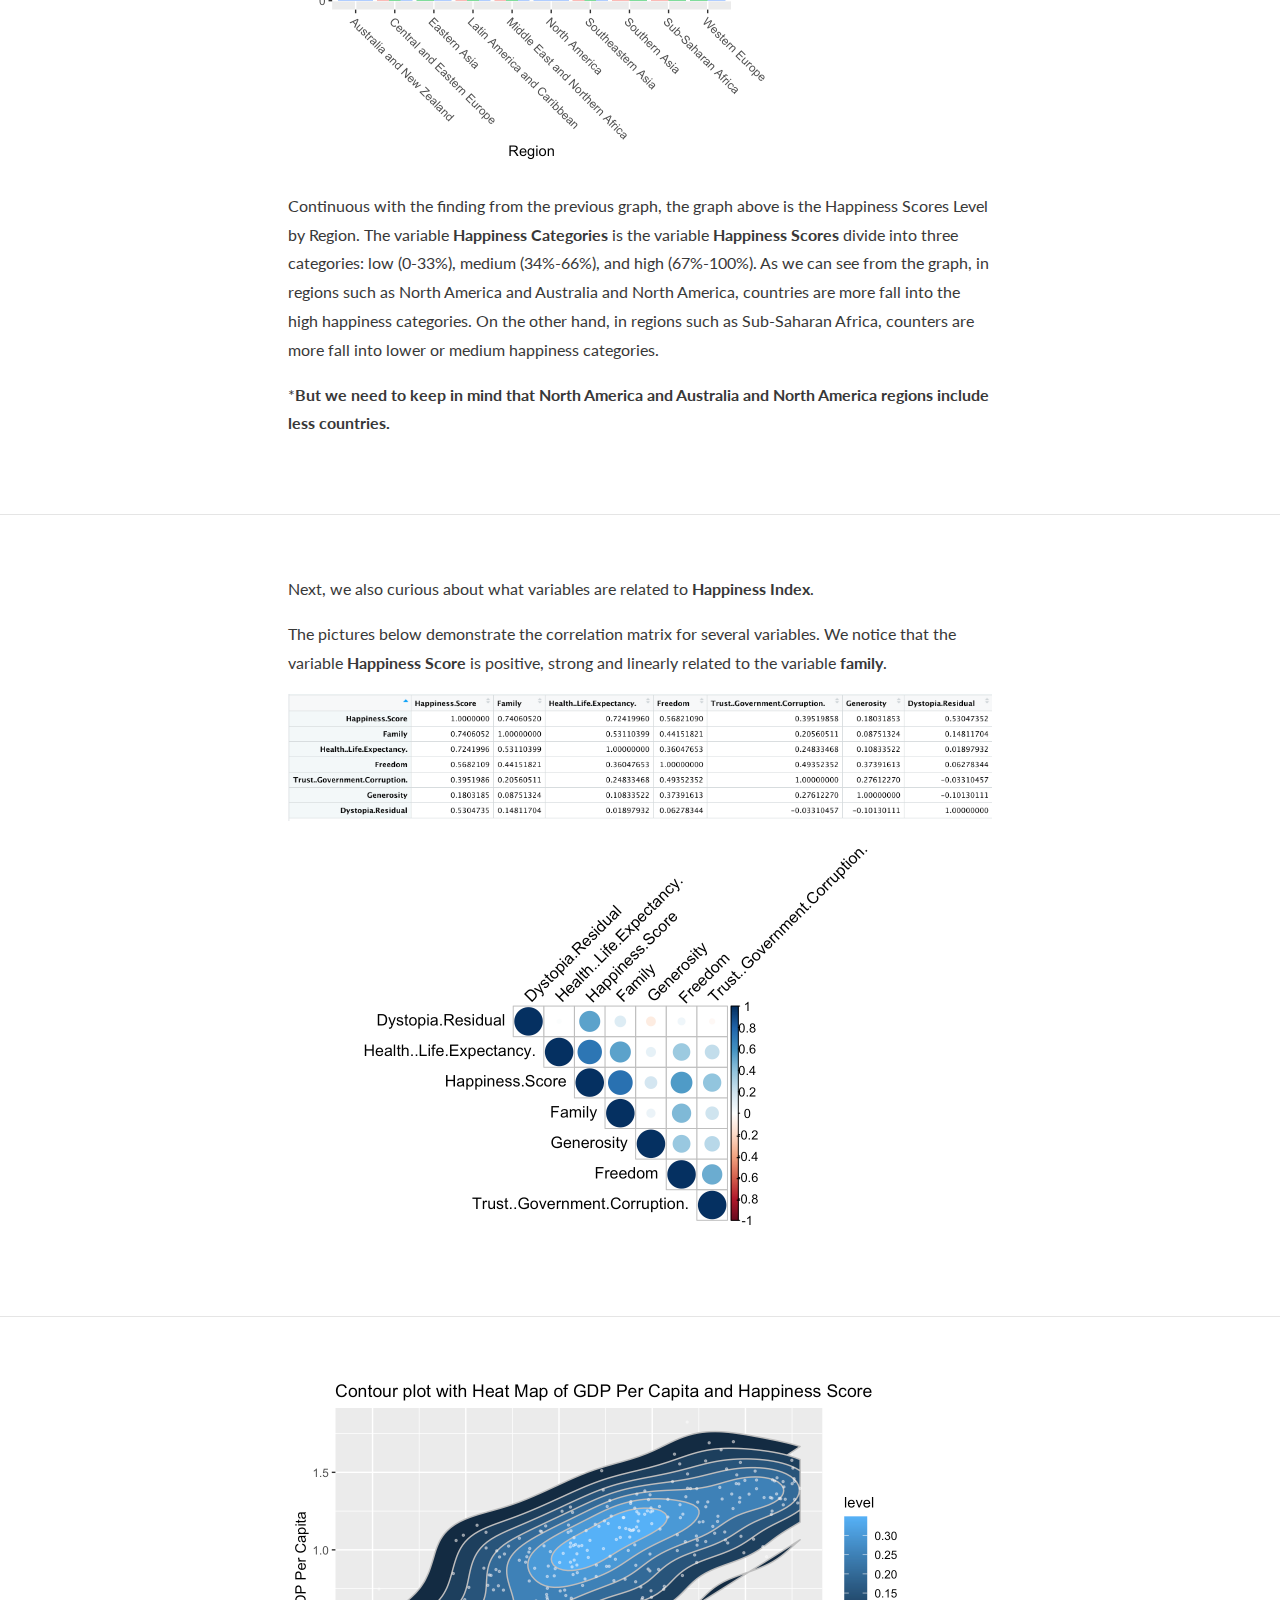
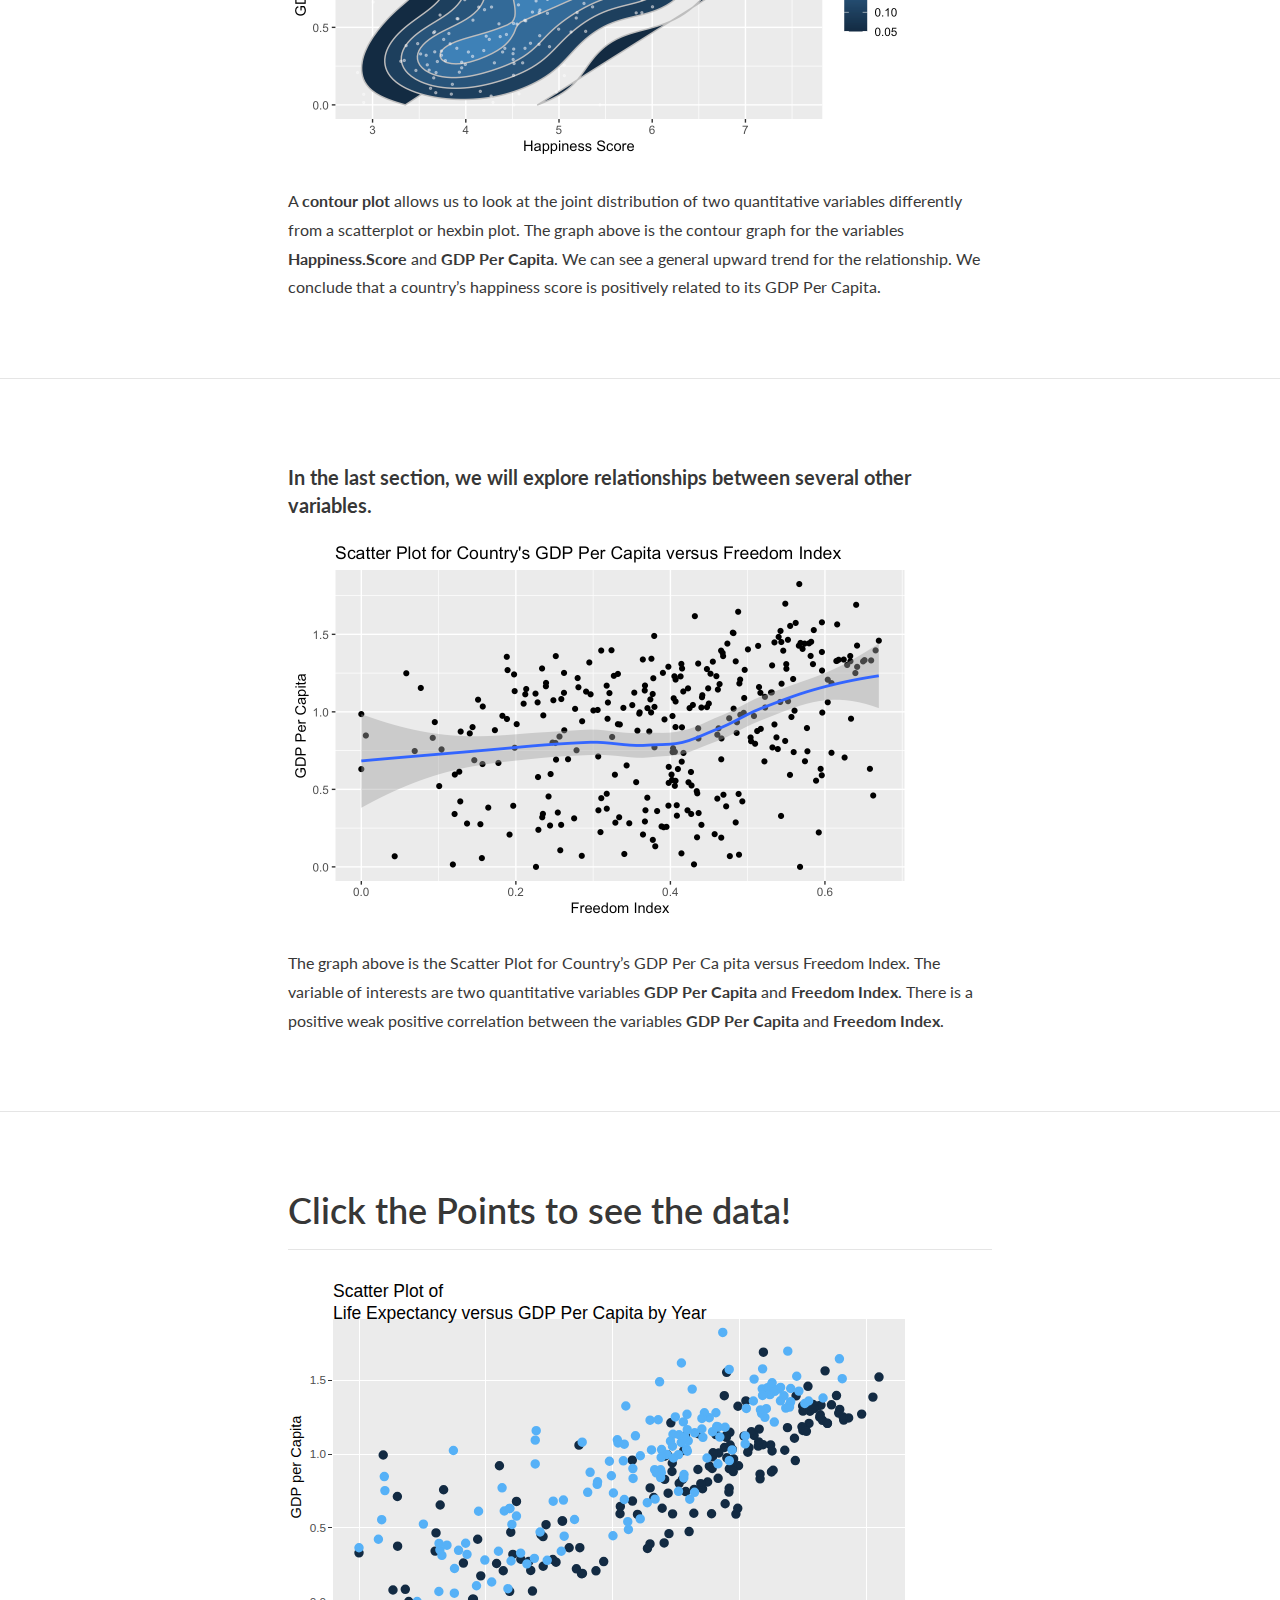
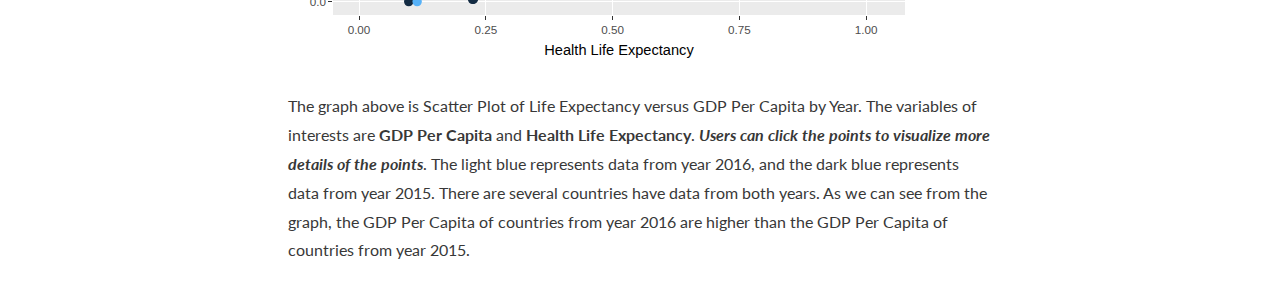
<file: newdata.html>
<!DOCTYPE html>

<html xmlns="http://www.w3.org/1999/xhtml" lang="" xml:lang="">

<head>
  <meta charset="utf-8"/>
  <meta name="viewport" content="width=device-width, initial-scale=1"/>
  <meta http-equiv="X-UA-Compatible" content="IE=Edge,chrome=1"/>
  <meta name="generator" content="distill" />

  <style type="text/css">
  /* Hide doc at startup (prevent jankiness while JS renders/transforms) */
  body {
    visibility: hidden;
  }
  </style>

 <!--radix_placeholder_import_source-->
 <!--/radix_placeholder_import_source-->

<style type="text/css">code{white-space: pre;}</style>
<style type="text/css" data-origin="pandoc">
pre > code.sourceCode { white-space: pre; position: relative; }
pre > code.sourceCode > span { display: inline-block; line-height: 1.25; }
pre > code.sourceCode > span:empty { height: 1.2em; }
.sourceCode { overflow: visible; }
code.sourceCode > span { color: inherit; text-decoration: inherit; }
div.sourceCode { margin: 1em 0; }
pre.sourceCode { margin: 0; }
@media screen {
div.sourceCode { overflow: auto; }
}
@media print {
pre > code.sourceCode { white-space: pre-wrap; }
pre > code.sourceCode > span { text-indent: -5em; padding-left: 5em; }
}
pre.numberSource code
  { counter-reset: source-line 0; }
pre.numberSource code > span
  { position: relative; left: -4em; counter-increment: source-line; }
pre.numberSource code > span > a:first-child::before
  { content: counter(source-line);
    position: relative; left: -1em; text-align: right; vertical-align: baseline;
    border: none; display: inline-block;
    -webkit-touch-callout: none; -webkit-user-select: none;
    -khtml-user-select: none; -moz-user-select: none;
    -ms-user-select: none; user-select: none;
    padding: 0 4px; width: 4em;
    color: #aaaaaa;
  }
pre.numberSource { margin-left: 3em; border-left: 1px solid #aaaaaa;  padding-left: 4px; }
div.sourceCode
  {   }
@media screen {
pre > code.sourceCode > span > a:first-child::before { text-decoration: underline; }
}
code span.al { color: #ad0000; } /* Alert */
code span.an { color: #5e5e5e; } /* Annotation */
code span.at { } /* Attribute */
code span.bn { color: #ad0000; } /* BaseN */
code span.bu { } /* BuiltIn */
code span.cf { color: #007ba5; } /* ControlFlow */
code span.ch { color: #20794d; } /* Char */
code span.cn { color: #8f5902; } /* Constant */
code span.co { color: #5e5e5e; } /* Comment */
code span.cv { color: #5e5e5e; font-style: italic; } /* CommentVar */
code span.do { color: #5e5e5e; font-style: italic; } /* Documentation */
code span.dt { color: #ad0000; } /* DataType */
code span.dv { color: #ad0000; } /* DecVal */
code span.er { color: #ad0000; } /* Error */
code span.ex { } /* Extension */
code span.fl { color: #ad0000; } /* Float */
code span.fu { color: #4758ab; } /* Function */
code span.im { } /* Import */
code span.in { color: #5e5e5e; } /* Information */
code span.kw { color: #007ba5; } /* Keyword */
code span.op { color: #5e5e5e; } /* Operator */
code span.ot { color: #007ba5; } /* Other */
code span.pp { color: #ad0000; } /* Preprocessor */
code span.sc { color: #5e5e5e; } /* SpecialChar */
code span.ss { color: #20794d; } /* SpecialString */
code span.st { color: #20794d; } /* String */
code span.va { color: #111111; } /* Variable */
code span.vs { color: #20794d; } /* VerbatimString */
code span.wa { color: #5e5e5e; font-style: italic; } /* Warning */
</style>


  <!--radix_placeholder_meta_tags-->
  <title>Peter (Tianzhu) Liu: New Data Story</title>

  <meta property="description" itemprop="description" content="Data Stories about World Happiness Report 2015-2022!"/>



  <!--  https://developers.facebook.com/docs/sharing/webmasters#markup -->
  <meta property="og:title" content="Peter (Tianzhu) Liu: New Data Story"/>
  <meta property="og:type" content="article"/>
  <meta property="og:description" content="Data Stories about World Happiness Report 2015-2022!"/>
  <meta property="og:locale" content="en_US"/>
  <meta property="og:site_name" content="Peter (Tianzhu) Liu"/>

  <!--  https://dev.twitter.com/cards/types/summary -->
  <meta property="twitter:card" content="summary"/>
  <meta property="twitter:title" content="Peter (Tianzhu) Liu: New Data Story"/>
  <meta property="twitter:description" content="Data Stories about World Happiness Report 2015-2022!"/>

  <!--/radix_placeholder_meta_tags-->
  <!--radix_placeholder_rmarkdown_metadata-->

  <script type="text/json" id="radix-rmarkdown-metadata">
  {"type":"list","attributes":{"names":{"type":"character","attributes":{},"value":["title","description","site"]}},"value":[{"type":"character","attributes":{},"value":["New Data Story"]},{"type":"character","attributes":{},"value":["Data Stories about World Happiness Report 2015-2022!\n"]},{"type":"character","attributes":{},"value":["distill::distill_website"]}]}
  </script>
  <!--/radix_placeholder_rmarkdown_metadata-->
  <!--radix_placeholder_navigation_in_header-->
  <meta name="distill:offset" content=""/>

  <script type="application/javascript">

    window.headroom_prevent_pin = false;

    window.document.addEventListener("DOMContentLoaded", function (event) {

      // initialize headroom for banner
      var header = $('header').get(0);
      var headerHeight = header.offsetHeight;
      var headroom = new Headroom(header, {
        tolerance: 5,
        onPin : function() {
          if (window.headroom_prevent_pin) {
            window.headroom_prevent_pin = false;
            headroom.unpin();
          }
        }
      });
      headroom.init();
      if(window.location.hash)
        headroom.unpin();
      $(header).addClass('headroom--transition');

      // offset scroll location for banner on hash change
      // (see: https://github.com/WickyNilliams/headroom.js/issues/38)
      window.addEventListener("hashchange", function(event) {
        window.scrollTo(0, window.pageYOffset - (headerHeight + 25));
      });

      // responsive menu
      $('.distill-site-header').each(function(i, val) {
        var topnav = $(this);
        var toggle = topnav.find('.nav-toggle');
        toggle.on('click', function() {
          topnav.toggleClass('responsive');
        });
      });

      // nav dropdowns
      $('.nav-dropbtn').click(function(e) {
        $(this).next('.nav-dropdown-content').toggleClass('nav-dropdown-active');
        $(this).parent().siblings('.nav-dropdown')
           .children('.nav-dropdown-content').removeClass('nav-dropdown-active');
      });
      $("body").click(function(e){
        $('.nav-dropdown-content').removeClass('nav-dropdown-active');
      });
      $(".nav-dropdown").click(function(e){
        e.stopPropagation();
      });
    });
  </script>

  <style type="text/css">

  /* Theme (user-documented overrideables for nav appearance) */

  .distill-site-nav {
    color: rgba(255, 255, 255, 0.8);
    background-color: #0F2E3D;
    font-size: 15px;
    font-weight: 300;
  }

  .distill-site-nav a {
    color: inherit;
    text-decoration: none;
  }

  .distill-site-nav a:hover {
    color: white;
  }

  @media print {
    .distill-site-nav {
      display: none;
    }
  }

  .distill-site-header {

  }

  .distill-site-footer {

  }


  /* Site Header */

  .distill-site-header {
    width: 100%;
    box-sizing: border-box;
    z-index: 3;
  }

  .distill-site-header .nav-left {
    display: inline-block;
    margin-left: 8px;
  }

  @media screen and (max-width: 768px) {
    .distill-site-header .nav-left {
      margin-left: 0;
    }
  }


  .distill-site-header .nav-right {
    float: right;
    margin-right: 8px;
  }

  .distill-site-header a,
  .distill-site-header .title {
    display: inline-block;
    text-align: center;
    padding: 14px 10px 14px 10px;
  }

  .distill-site-header .title {
    font-size: 18px;
    min-width: 150px;
  }

  .distill-site-header .logo {
    padding: 0;
  }

  .distill-site-header .logo img {
    display: none;
    max-height: 20px;
    width: auto;
    margin-bottom: -4px;
  }

  .distill-site-header .nav-image img {
    max-height: 18px;
    width: auto;
    display: inline-block;
    margin-bottom: -3px;
  }



  @media screen and (min-width: 1000px) {
    .distill-site-header .logo img {
      display: inline-block;
    }
    .distill-site-header .nav-left {
      margin-left: 20px;
    }
    .distill-site-header .nav-right {
      margin-right: 20px;
    }
    .distill-site-header .title {
      padding-left: 12px;
    }
  }


  .distill-site-header .nav-toggle {
    display: none;
  }

  .nav-dropdown {
    display: inline-block;
    position: relative;
  }

  .nav-dropdown .nav-dropbtn {
    border: none;
    outline: none;
    color: rgba(255, 255, 255, 0.8);
    padding: 16px 10px;
    background-color: transparent;
    font-family: inherit;
    font-size: inherit;
    font-weight: inherit;
    margin: 0;
    margin-top: 1px;
    z-index: 2;
  }

  .nav-dropdown-content {
    display: none;
    position: absolute;
    background-color: white;
    min-width: 200px;
    border: 1px solid rgba(0,0,0,0.15);
    border-radius: 4px;
    box-shadow: 0px 8px 16px 0px rgba(0,0,0,0.1);
    z-index: 1;
    margin-top: 2px;
    white-space: nowrap;
    padding-top: 4px;
    padding-bottom: 4px;
  }

  .nav-dropdown-content hr {
    margin-top: 4px;
    margin-bottom: 4px;
    border: none;
    border-bottom: 1px solid rgba(0, 0, 0, 0.1);
  }

  .nav-dropdown-active {
    display: block;
  }

  .nav-dropdown-content a, .nav-dropdown-content .nav-dropdown-header {
    color: black;
    padding: 6px 24px;
    text-decoration: none;
    display: block;
    text-align: left;
  }

  .nav-dropdown-content .nav-dropdown-header {
    display: block;
    padding: 5px 24px;
    padding-bottom: 0;
    text-transform: uppercase;
    font-size: 14px;
    color: #999999;
    white-space: nowrap;
  }

  .nav-dropdown:hover .nav-dropbtn {
    color: white;
  }

  .nav-dropdown-content a:hover {
    background-color: #ddd;
    color: black;
  }

  .nav-right .nav-dropdown-content {
    margin-left: -45%;
    right: 0;
  }

  @media screen and (max-width: 768px) {
    .distill-site-header a, .distill-site-header .nav-dropdown  {display: none;}
    .distill-site-header a.nav-toggle {
      float: right;
      display: block;
    }
    .distill-site-header .title {
      margin-left: 0;
    }
    .distill-site-header .nav-right {
      margin-right: 0;
    }
    .distill-site-header {
      overflow: hidden;
    }
    .nav-right .nav-dropdown-content {
      margin-left: 0;
    }
  }


  @media screen and (max-width: 768px) {
    .distill-site-header.responsive {position: relative; min-height: 500px; }
    .distill-site-header.responsive a.nav-toggle {
      position: absolute;
      right: 0;
      top: 0;
    }
    .distill-site-header.responsive a,
    .distill-site-header.responsive .nav-dropdown {
      display: block;
      text-align: left;
    }
    .distill-site-header.responsive .nav-left,
    .distill-site-header.responsive .nav-right {
      width: 100%;
    }
    .distill-site-header.responsive .nav-dropdown {float: none;}
    .distill-site-header.responsive .nav-dropdown-content {position: relative;}
    .distill-site-header.responsive .nav-dropdown .nav-dropbtn {
      display: block;
      width: 100%;
      text-align: left;
    }
  }

  /* Site Footer */

  .distill-site-footer {
    width: 100%;
    overflow: hidden;
    box-sizing: border-box;
    z-index: 3;
    margin-top: 30px;
    padding-top: 30px;
    padding-bottom: 30px;
    text-align: center;
  }

  /* Headroom */

  d-title {
    padding-top: 6rem;
  }

  @media print {
    d-title {
      padding-top: 4rem;
    }
  }

  .headroom {
    z-index: 1000;
    position: fixed;
    top: 0;
    left: 0;
    right: 0;
  }

  .headroom--transition {
    transition: all .4s ease-in-out;
  }

  .headroom--unpinned {
    top: -100px;
  }

  .headroom--pinned {
    top: 0;
  }

  /* adjust viewport for navbar height */
  /* helps vertically center bootstrap (non-distill) content */
  .min-vh-100 {
    min-height: calc(100vh - 100px) !important;
  }

  </style>

  <script src="site_libs/jquery-3.6.0/jquery-3.6.0.min.js"></script>
  <link href="site_libs/font-awesome-5.1.0/css/all.css" rel="stylesheet"/>
  <link href="site_libs/font-awesome-5.1.0/css/v4-shims.css" rel="stylesheet"/>
  <script src="site_libs/headroom-0.9.4/headroom.min.js"></script>
  <script src="site_libs/autocomplete-0.37.1/autocomplete.min.js"></script>
  <script src="site_libs/fuse-6.4.1/fuse.min.js"></script>

  <script type="application/javascript">

  function getMeta(metaName) {
    var metas = document.getElementsByTagName('meta');
    for (let i = 0; i < metas.length; i++) {
      if (metas[i].getAttribute('name') === metaName) {
        return metas[i].getAttribute('content');
      }
    }
    return '';
  }

  function offsetURL(url) {
    var offset = getMeta('distill:offset');
    return offset ? offset + '/' + url : url;
  }

  function createFuseIndex() {

    // create fuse index
    var options = {
      keys: [
        { name: 'title', weight: 20 },
        { name: 'categories', weight: 15 },
        { name: 'description', weight: 10 },
        { name: 'contents', weight: 5 },
      ],
      ignoreLocation: true,
      threshold: 0
    };
    var fuse = new window.Fuse([], options);

    // fetch the main search.json
    return fetch(offsetURL('search.json'))
      .then(function(response) {
        if (response.status == 200) {
          return response.json().then(function(json) {
            // index main articles
            json.articles.forEach(function(article) {
              fuse.add(article);
            });
            // download collections and index their articles
            return Promise.all(json.collections.map(function(collection) {
              return fetch(offsetURL(collection)).then(function(response) {
                if (response.status === 200) {
                  return response.json().then(function(articles) {
                    articles.forEach(function(article) {
                      fuse.add(article);
                    });
                  })
                } else {
                  return Promise.reject(
                    new Error('Unexpected status from search index request: ' +
                              response.status)
                  );
                }
              });
            })).then(function() {
              return fuse;
            });
          });

        } else {
          return Promise.reject(
            new Error('Unexpected status from search index request: ' +
                        response.status)
          );
        }
      });
  }

  window.document.addEventListener("DOMContentLoaded", function (event) {

    // get search element (bail if we don't have one)
    var searchEl = window.document.getElementById('distill-search');
    if (!searchEl)
      return;

    createFuseIndex()
      .then(function(fuse) {

        // make search box visible
        searchEl.classList.remove('hidden');

        // initialize autocomplete
        var options = {
          autoselect: true,
          hint: false,
          minLength: 2,
        };
        window.autocomplete(searchEl, options, [{
          source: function(query, callback) {
            const searchOptions = {
              isCaseSensitive: false,
              shouldSort: true,
              minMatchCharLength: 2,
              limit: 10,
            };
            var results = fuse.search(query, searchOptions);
            callback(results
              .map(function(result) { return result.item; })
            );
          },
          templates: {
            suggestion: function(suggestion) {
              var img = suggestion.preview && Object.keys(suggestion.preview).length > 0
                ? `<img src="${offsetURL(suggestion.preview)}"</img>`
                : '';
              var html = `
                <div class="search-item">
                  <h3>${suggestion.title}</h3>
                  <div class="search-item-description">
                    ${suggestion.description || ''}
                  </div>
                  <div class="search-item-preview">
                    ${img}
                  </div>
                </div>
              `;
              return html;
            }
          }
        }]).on('autocomplete:selected', function(event, suggestion) {
          window.location.href = offsetURL(suggestion.path);
        });
        // remove inline display style on autocompleter (we want to
        // manage responsive display via css)
        $('.algolia-autocomplete').css("display", "");
      })
      .catch(function(error) {
        console.log(error);
      });

  });

  </script>

  <style type="text/css">

  .nav-search {
    font-size: x-small;
  }

  /* Algolioa Autocomplete */

  .algolia-autocomplete {
    display: inline-block;
    margin-left: 10px;
    vertical-align: sub;
    background-color: white;
    color: black;
    padding: 6px;
    padding-top: 8px;
    padding-bottom: 0;
    border-radius: 6px;
    border: 1px #0F2E3D solid;
    width: 180px;
  }


  @media screen and (max-width: 768px) {
    .distill-site-nav .algolia-autocomplete {
      display: none;
      visibility: hidden;
    }
    .distill-site-nav.responsive .algolia-autocomplete {
      display: inline-block;
      visibility: visible;
    }
    .distill-site-nav.responsive .algolia-autocomplete .aa-dropdown-menu {
      margin-left: 0;
      width: 400px;
      max-height: 400px;
    }
  }

  .algolia-autocomplete .aa-input, .algolia-autocomplete .aa-hint {
    width: 90%;
    outline: none;
    border: none;
  }

  .algolia-autocomplete .aa-hint {
    color: #999;
  }
  .algolia-autocomplete .aa-dropdown-menu {
    width: 550px;
    max-height: 70vh;
    overflow-x: visible;
    overflow-y: scroll;
    padding: 5px;
    margin-top: 3px;
    margin-left: -150px;
    background-color: #fff;
    border-radius: 5px;
    border: 1px solid #999;
    border-top: none;
  }

  .algolia-autocomplete .aa-dropdown-menu .aa-suggestion {
    cursor: pointer;
    padding: 5px 4px;
    border-bottom: 1px solid #eee;
  }

  .algolia-autocomplete .aa-dropdown-menu .aa-suggestion:last-of-type {
    border-bottom: none;
    margin-bottom: 2px;
  }

  .algolia-autocomplete .aa-dropdown-menu .aa-suggestion .search-item {
    overflow: hidden;
    font-size: 0.8em;
    line-height: 1.4em;
  }

  .algolia-autocomplete .aa-dropdown-menu .aa-suggestion .search-item h3 {
    font-size: 1rem;
    margin-block-start: 0;
    margin-block-end: 5px;
  }

  .algolia-autocomplete .aa-dropdown-menu .aa-suggestion .search-item-description {
    display: inline-block;
    overflow: hidden;
    height: 2.8em;
    width: 80%;
    margin-right: 4%;
  }

  .algolia-autocomplete .aa-dropdown-menu .aa-suggestion .search-item-preview {
    display: inline-block;
    width: 15%;
  }

  .algolia-autocomplete .aa-dropdown-menu .aa-suggestion .search-item-preview img {
    height: 3em;
    width: auto;
    display: none;
  }

  .algolia-autocomplete .aa-dropdown-menu .aa-suggestion .search-item-preview img[src] {
    display: initial;
  }

  .algolia-autocomplete .aa-dropdown-menu .aa-suggestion.aa-cursor {
    background-color: #eee;
  }
  .algolia-autocomplete .aa-dropdown-menu .aa-suggestion em {
    font-weight: bold;
    font-style: normal;
  }

  </style>


  <!--/radix_placeholder_navigation_in_header-->
  <!--radix_placeholder_distill-->

  <style type="text/css">

  body {
    background-color: white;
  }

  .pandoc-table {
    width: 100%;
  }

  .pandoc-table>caption {
    margin-bottom: 10px;
  }

  .pandoc-table th:not([align]) {
    text-align: left;
  }

  .pagedtable-footer {
    font-size: 15px;
  }

  d-byline .byline {
    grid-template-columns: 2fr 2fr;
  }

  d-byline .byline h3 {
    margin-block-start: 1.5em;
  }

  d-byline .byline .authors-affiliations h3 {
    margin-block-start: 0.5em;
  }

  .authors-affiliations .orcid-id {
    width: 16px;
    height:16px;
    margin-left: 4px;
    margin-right: 4px;
    vertical-align: middle;
    padding-bottom: 2px;
  }

  d-title .dt-tags {
    margin-top: 1em;
    grid-column: text;
  }

  .dt-tags .dt-tag {
    text-decoration: none;
    display: inline-block;
    color: rgba(0,0,0,0.6);
    padding: 0em 0.4em;
    margin-right: 0.5em;
    margin-bottom: 0.4em;
    font-size: 70%;
    border: 1px solid rgba(0,0,0,0.2);
    border-radius: 3px;
    text-transform: uppercase;
    font-weight: 500;
  }

  d-article table.gt_table td,
  d-article table.gt_table th {
    border-bottom: none;
  }

  .html-widget {
    margin-bottom: 2.0em;
  }

  .l-screen-inset {
    padding-right: 16px;
  }

  .l-screen .caption {
    margin-left: 10px;
  }

  .shaded {
    background: rgb(247, 247, 247);
    padding-top: 20px;
    padding-bottom: 20px;
    border-top: 1px solid rgba(0, 0, 0, 0.1);
    border-bottom: 1px solid rgba(0, 0, 0, 0.1);
  }

  .shaded .html-widget {
    margin-bottom: 0;
    border: 1px solid rgba(0, 0, 0, 0.1);
  }

  .shaded .shaded-content {
    background: white;
  }

  .text-output {
    margin-top: 0;
    line-height: 1.5em;
  }

  .hidden {
    display: none !important;
  }

  d-article {
    padding-top: 2.5rem;
    padding-bottom: 30px;
  }

  d-appendix {
    padding-top: 30px;
  }

  d-article>p>img {
    width: 100%;
  }

  d-article h2 {
    margin: 1rem 0 1.5rem 0;
  }

  d-article h3 {
    margin-top: 1.5rem;
  }

  d-article iframe {
    border: 1px solid rgba(0, 0, 0, 0.1);
    margin-bottom: 2.0em;
    width: 100%;
  }

  /* Tweak code blocks */

  d-article div.sourceCode code,
  d-article pre code {
    font-family: Consolas, Monaco, 'Andale Mono', 'Ubuntu Mono', monospace;
  }

  d-article pre,
  d-article div.sourceCode,
  d-article div.sourceCode pre {
    overflow: auto;
  }

  d-article div.sourceCode {
    background-color: white;
  }

  d-article div.sourceCode pre {
    padding-left: 10px;
    font-size: 12px;
    border-left: 2px solid rgba(0,0,0,0.1);
  }

  d-article pre {
    font-size: 12px;
    color: black;
    background: none;
    margin-top: 0;
    text-align: left;
    white-space: pre;
    word-spacing: normal;
    word-break: normal;
    word-wrap: normal;
    line-height: 1.5;

    -moz-tab-size: 4;
    -o-tab-size: 4;
    tab-size: 4;

    -webkit-hyphens: none;
    -moz-hyphens: none;
    -ms-hyphens: none;
    hyphens: none;
  }

  d-article pre a {
    border-bottom: none;
  }

  d-article pre a:hover {
    border-bottom: none;
    text-decoration: underline;
  }

  d-article details {
    grid-column: text;
    margin-bottom: 0.8em;
  }

  @media(min-width: 768px) {

  d-article pre,
  d-article div.sourceCode,
  d-article div.sourceCode pre {
    overflow: visible !important;
  }

  d-article div.sourceCode pre {
    padding-left: 18px;
    font-size: 14px;
  }

  d-article pre {
    font-size: 14px;
  }

  }

  figure img.external {
    background: white;
    border: 1px solid rgba(0, 0, 0, 0.1);
    box-shadow: 0 1px 8px rgba(0, 0, 0, 0.1);
    padding: 18px;
    box-sizing: border-box;
  }

  /* CSS for d-contents */

  .d-contents {
    grid-column: text;
    color: rgba(0,0,0,0.8);
    font-size: 0.9em;
    padding-bottom: 1em;
    margin-bottom: 1em;
    padding-bottom: 0.5em;
    margin-bottom: 1em;
    padding-left: 0.25em;
    justify-self: start;
  }

  @media(min-width: 1000px) {
    .d-contents.d-contents-float {
      height: 0;
      grid-column-start: 1;
      grid-column-end: 4;
      justify-self: center;
      padding-right: 3em;
      padding-left: 2em;
    }
  }

  .d-contents nav h3 {
    font-size: 18px;
    margin-top: 0;
    margin-bottom: 1em;
  }

  .d-contents li {
    list-style-type: none
  }

  .d-contents nav > ul {
    padding-left: 0;
  }

  .d-contents ul {
    padding-left: 1em
  }

  .d-contents nav ul li {
    margin-top: 0.6em;
    margin-bottom: 0.2em;
  }

  .d-contents nav a {
    font-size: 13px;
    border-bottom: none;
    text-decoration: none
    color: rgba(0, 0, 0, 0.8);
  }

  .d-contents nav a:hover {
    text-decoration: underline solid rgba(0, 0, 0, 0.6)
  }

  .d-contents nav > ul > li > a {
    font-weight: 600;
  }

  .d-contents nav > ul > li > ul {
    font-weight: inherit;
  }

  .d-contents nav > ul > li > ul > li {
    margin-top: 0.2em;
  }


  .d-contents nav ul {
    margin-top: 0;
    margin-bottom: 0.25em;
  }

  .d-article-with-toc h2:nth-child(2) {
    margin-top: 0;
  }


  /* Figure */

  .figure {
    position: relative;
    margin-bottom: 2.5em;
    margin-top: 1.5em;
  }

  .figure img {
    width: 100%;
  }

  .figure .caption {
    color: rgba(0, 0, 0, 0.6);
    font-size: 12px;
    line-height: 1.5em;
  }

  .figure img.external {
    background: white;
    border: 1px solid rgba(0, 0, 0, 0.1);
    box-shadow: 0 1px 8px rgba(0, 0, 0, 0.1);
    padding: 18px;
    box-sizing: border-box;
  }

  .figure .caption a {
    color: rgba(0, 0, 0, 0.6);
  }

  .figure .caption b,
  .figure .caption strong, {
    font-weight: 600;
    color: rgba(0, 0, 0, 1.0);
  }

  /* Citations */

  d-article .citation {
    color: inherit;
    cursor: inherit;
  }

  div.hanging-indent{
    margin-left: 1em; text-indent: -1em;
  }

  /* Citation hover box */

  .tippy-box[data-theme~=light-border] {
    background-color: rgba(250, 250, 250, 0.95);
  }

  .tippy-content > p {
    margin-bottom: 0;
    padding: 2px;
  }


  /* Tweak 1000px media break to show more text */

  @media(min-width: 1000px) {
    .base-grid,
    distill-header,
    d-title,
    d-abstract,
    d-article,
    d-appendix,
    distill-appendix,
    d-byline,
    d-footnote-list,
    d-citation-list,
    distill-footer {
      grid-template-columns: [screen-start] 1fr [page-start kicker-start] 80px [middle-start] 50px [text-start kicker-end] 65px 65px 65px 65px 65px 65px 65px 65px [text-end gutter-start] 65px [middle-end] 65px [page-end gutter-end] 1fr [screen-end];
      grid-column-gap: 16px;
    }

    .grid {
      grid-column-gap: 16px;
    }

    d-article {
      font-size: 1.06rem;
      line-height: 1.7em;
    }
    figure .caption, .figure .caption, figure figcaption {
      font-size: 13px;
    }
  }

  @media(min-width: 1180px) {
    .base-grid,
    distill-header,
    d-title,
    d-abstract,
    d-article,
    d-appendix,
    distill-appendix,
    d-byline,
    d-footnote-list,
    d-citation-list,
    distill-footer {
      grid-template-columns: [screen-start] 1fr [page-start kicker-start] 60px [middle-start] 60px [text-start kicker-end] 60px 60px 60px 60px 60px 60px 60px 60px [text-end gutter-start] 60px [middle-end] 60px [page-end gutter-end] 1fr [screen-end];
      grid-column-gap: 32px;
    }

    .grid {
      grid-column-gap: 32px;
    }
  }


  /* Get the citation styles for the appendix (not auto-injected on render since
     we do our own rendering of the citation appendix) */

  d-appendix .citation-appendix,
  .d-appendix .citation-appendix {
    font-size: 11px;
    line-height: 15px;
    border-left: 1px solid rgba(0, 0, 0, 0.1);
    padding-left: 18px;
    border: 1px solid rgba(0,0,0,0.1);
    background: rgba(0, 0, 0, 0.02);
    padding: 10px 18px;
    border-radius: 3px;
    color: rgba(150, 150, 150, 1);
    overflow: hidden;
    margin-top: -12px;
    white-space: pre-wrap;
    word-wrap: break-word;
  }

  /* Include appendix styles here so they can be overridden */

  d-appendix {
    contain: layout style;
    font-size: 0.8em;
    line-height: 1.7em;
    margin-top: 60px;
    margin-bottom: 0;
    border-top: 1px solid rgba(0, 0, 0, 0.1);
    color: rgba(0,0,0,0.5);
    padding-top: 60px;
    padding-bottom: 48px;
  }

  d-appendix h3 {
    grid-column: page-start / text-start;
    font-size: 15px;
    font-weight: 500;
    margin-top: 1em;
    margin-bottom: 0;
    color: rgba(0,0,0,0.65);
  }

  d-appendix h3 + * {
    margin-top: 1em;
  }

  d-appendix ol {
    padding: 0 0 0 15px;
  }

  @media (min-width: 768px) {
    d-appendix ol {
      padding: 0 0 0 30px;
      margin-left: -30px;
    }
  }

  d-appendix li {
    margin-bottom: 1em;
  }

  d-appendix a {
    color: rgba(0, 0, 0, 0.6);
  }

  d-appendix > * {
    grid-column: text;
  }

  d-appendix > d-footnote-list,
  d-appendix > d-citation-list,
  d-appendix > distill-appendix {
    grid-column: screen;
  }

  /* Include footnote styles here so they can be overridden */

  d-footnote-list {
    contain: layout style;
  }

  d-footnote-list > * {
    grid-column: text;
  }

  d-footnote-list a.footnote-backlink {
    color: rgba(0,0,0,0.3);
    padding-left: 0.5em;
  }



  /* Anchor.js */

  .anchorjs-link {
    /*transition: all .25s linear; */
    text-decoration: none;
    border-bottom: none;
  }
  *:hover > .anchorjs-link {
    margin-left: -1.125em !important;
    text-decoration: none;
    border-bottom: none;
  }

  /* Social footer */

  .social_footer {
    margin-top: 30px;
    margin-bottom: 0;
    color: rgba(0,0,0,0.67);
  }

  .disqus-comments {
    margin-right: 30px;
  }

  .disqus-comment-count {
    border-bottom: 1px solid rgba(0, 0, 0, 0.4);
    cursor: pointer;
  }

  #disqus_thread {
    margin-top: 30px;
  }

  .article-sharing a {
    border-bottom: none;
    margin-right: 8px;
  }

  .article-sharing a:hover {
    border-bottom: none;
  }

  .sidebar-section.subscribe {
    font-size: 12px;
    line-height: 1.6em;
  }

  .subscribe p {
    margin-bottom: 0.5em;
  }


  .article-footer .subscribe {
    font-size: 15px;
    margin-top: 45px;
  }


  .sidebar-section.custom {
    font-size: 12px;
    line-height: 1.6em;
  }

  .custom p {
    margin-bottom: 0.5em;
  }

  /* Styles for listing layout (hide title) */
  .layout-listing d-title, .layout-listing .d-title {
    display: none;
  }

  /* Styles for posts lists (not auto-injected) */


  .posts-with-sidebar {
    padding-left: 45px;
    padding-right: 45px;
  }

  .posts-list .description h2,
  .posts-list .description p {
    font-family: -apple-system, BlinkMacSystemFont, "Segoe UI", Roboto, Oxygen, Ubuntu, Cantarell, "Fira Sans", "Droid Sans", "Helvetica Neue", Arial, sans-serif;
  }

  .posts-list .description h2 {
    font-weight: 700;
    border-bottom: none;
    padding-bottom: 0;
  }

  .posts-list h2.post-tag {
    border-bottom: 1px solid rgba(0, 0, 0, 0.2);
    padding-bottom: 12px;
  }
  .posts-list {
    margin-top: 60px;
    margin-bottom: 24px;
  }

  .posts-list .post-preview {
    text-decoration: none;
    overflow: hidden;
    display: block;
    border-bottom: 1px solid rgba(0, 0, 0, 0.1);
    padding: 24px 0;
  }

  .post-preview-last {
    border-bottom: none !important;
  }

  .posts-list .posts-list-caption {
    grid-column: screen;
    font-weight: 400;
  }

  .posts-list .post-preview h2 {
    margin: 0 0 6px 0;
    line-height: 1.2em;
    font-style: normal;
    font-size: 24px;
  }

  .posts-list .post-preview p {
    margin: 0 0 12px 0;
    line-height: 1.4em;
    font-size: 16px;
  }

  .posts-list .post-preview .thumbnail {
    box-sizing: border-box;
    margin-bottom: 24px;
    position: relative;
    max-width: 500px;
  }
  .posts-list .post-preview img {
    width: 100%;
    display: block;
  }

  .posts-list .metadata {
    font-size: 12px;
    line-height: 1.4em;
    margin-bottom: 18px;
  }

  .posts-list .metadata > * {
    display: inline-block;
  }

  .posts-list .metadata .publishedDate {
    margin-right: 2em;
  }

  .posts-list .metadata .dt-authors {
    display: block;
    margin-top: 0.3em;
    margin-right: 2em;
  }

  .posts-list .dt-tags {
    display: block;
    line-height: 1em;
  }

  .posts-list .dt-tags .dt-tag {
    display: inline-block;
    color: rgba(0,0,0,0.6);
    padding: 0.3em 0.4em;
    margin-right: 0.2em;
    margin-bottom: 0.4em;
    font-size: 60%;
    border: 1px solid rgba(0,0,0,0.2);
    border-radius: 3px;
    text-transform: uppercase;
    font-weight: 500;
  }

  .posts-list img {
    opacity: 1;
  }

  .posts-list img[data-src] {
    opacity: 0;
  }

  .posts-more {
    clear: both;
  }


  .posts-sidebar {
    font-size: 16px;
  }

  .posts-sidebar h3 {
    font-size: 16px;
    margin-top: 0;
    margin-bottom: 0.5em;
    font-weight: 400;
    text-transform: uppercase;
  }

  .sidebar-section {
    margin-bottom: 30px;
  }

  .categories ul {
    list-style-type: none;
    margin: 0;
    padding: 0;
  }

  .categories li {
    color: rgba(0, 0, 0, 0.8);
    margin-bottom: 0;
  }

  .categories li>a {
    border-bottom: none;
  }

  .categories li>a:hover {
    border-bottom: 1px solid rgba(0, 0, 0, 0.4);
  }

  .categories .active {
    font-weight: 600;
  }

  .categories .category-count {
    color: rgba(0, 0, 0, 0.4);
  }


  @media(min-width: 768px) {
    .posts-list .post-preview h2 {
      font-size: 26px;
    }
    .posts-list .post-preview .thumbnail {
      float: right;
      width: 30%;
      margin-bottom: 0;
    }
    .posts-list .post-preview .description {
      float: left;
      width: 45%;
    }
    .posts-list .post-preview .metadata {
      float: left;
      width: 20%;
      margin-top: 8px;
    }
    .posts-list .post-preview p {
      margin: 0 0 12px 0;
      line-height: 1.5em;
      font-size: 16px;
    }
    .posts-with-sidebar .posts-list {
      float: left;
      width: 75%;
    }
    .posts-with-sidebar .posts-sidebar {
      float: right;
      width: 20%;
      margin-top: 60px;
      padding-top: 24px;
      padding-bottom: 24px;
    }
  }


  /* Improve display for browsers without grid (IE/Edge <= 15) */

  .downlevel {
    line-height: 1.6em;
    font-family: -apple-system, BlinkMacSystemFont, "Segoe UI", Roboto, Oxygen, Ubuntu, Cantarell, "Fira Sans", "Droid Sans", "Helvetica Neue", Arial, sans-serif;
    margin: 0;
  }

  .downlevel .d-title {
    padding-top: 6rem;
    padding-bottom: 1.5rem;
  }

  .downlevel .d-title h1 {
    font-size: 50px;
    font-weight: 700;
    line-height: 1.1em;
    margin: 0 0 0.5rem;
  }

  .downlevel .d-title p {
    font-weight: 300;
    font-size: 1.2rem;
    line-height: 1.55em;
    margin-top: 0;
  }

  .downlevel .d-byline {
    padding-top: 0.8em;
    padding-bottom: 0.8em;
    font-size: 0.8rem;
    line-height: 1.8em;
  }

  .downlevel .section-separator {
    border: none;
    border-top: 1px solid rgba(0, 0, 0, 0.1);
  }

  .downlevel .d-article {
    font-size: 1.06rem;
    line-height: 1.7em;
    padding-top: 1rem;
    padding-bottom: 2rem;
  }


  .downlevel .d-appendix {
    padding-left: 0;
    padding-right: 0;
    max-width: none;
    font-size: 0.8em;
    line-height: 1.7em;
    margin-bottom: 0;
    color: rgba(0,0,0,0.5);
    padding-top: 40px;
    padding-bottom: 48px;
  }

  .downlevel .footnotes ol {
    padding-left: 13px;
  }

  .downlevel .base-grid,
  .downlevel .distill-header,
  .downlevel .d-title,
  .downlevel .d-abstract,
  .downlevel .d-article,
  .downlevel .d-appendix,
  .downlevel .distill-appendix,
  .downlevel .d-byline,
  .downlevel .d-footnote-list,
  .downlevel .d-citation-list,
  .downlevel .distill-footer,
  .downlevel .appendix-bottom,
  .downlevel .posts-container {
    padding-left: 40px;
    padding-right: 40px;
  }

  @media(min-width: 768px) {
    .downlevel .base-grid,
    .downlevel .distill-header,
    .downlevel .d-title,
    .downlevel .d-abstract,
    .downlevel .d-article,
    .downlevel .d-appendix,
    .downlevel .distill-appendix,
    .downlevel .d-byline,
    .downlevel .d-footnote-list,
    .downlevel .d-citation-list,
    .downlevel .distill-footer,
    .downlevel .appendix-bottom,
    .downlevel .posts-container {
    padding-left: 150px;
    padding-right: 150px;
    max-width: 900px;
  }
  }

  .downlevel pre code {
    display: block;
    border-left: 2px solid rgba(0, 0, 0, .1);
    padding: 0 0 0 20px;
    font-size: 14px;
  }

  .downlevel code, .downlevel pre {
    color: black;
    background: none;
    font-family: Consolas, Monaco, 'Andale Mono', 'Ubuntu Mono', monospace;
    text-align: left;
    white-space: pre;
    word-spacing: normal;
    word-break: normal;
    word-wrap: normal;
    line-height: 1.5;

    -moz-tab-size: 4;
    -o-tab-size: 4;
    tab-size: 4;

    -webkit-hyphens: none;
    -moz-hyphens: none;
    -ms-hyphens: none;
    hyphens: none;
  }

  .downlevel .posts-list .post-preview {
    color: inherit;
  }



  </style>

  <script type="application/javascript">

  function is_downlevel_browser() {
    if (bowser.isUnsupportedBrowser({ msie: "12", msedge: "16"},
                                   window.navigator.userAgent)) {
      return true;
    } else {
      return window.load_distill_framework === undefined;
    }
  }

  // show body when load is complete
  function on_load_complete() {

    // add anchors
    if (window.anchors) {
      window.anchors.options.placement = 'left';
      window.anchors.add('d-article > h2, d-article > h3, d-article > h4, d-article > h5');
    }


    // set body to visible
    document.body.style.visibility = 'visible';

    // force redraw for leaflet widgets
    if (window.HTMLWidgets) {
      var maps = window.HTMLWidgets.findAll(".leaflet");
      $.each(maps, function(i, el) {
        var map = this.getMap();
        map.invalidateSize();
        map.eachLayer(function(layer) {
          if (layer instanceof L.TileLayer)
            layer.redraw();
        });
      });
    }

    // trigger 'shown' so htmlwidgets resize
    $('d-article').trigger('shown');
  }

  function init_distill() {

    init_common();

    // create front matter
    var front_matter = $('<d-front-matter></d-front-matter>');
    $('#distill-front-matter').wrap(front_matter);

    // create d-title
    $('.d-title').changeElementType('d-title');

    // create d-byline
    var byline = $('<d-byline></d-byline>');
    $('.d-byline').replaceWith(byline);

    // create d-article
    var article = $('<d-article></d-article>');
    $('.d-article').wrap(article).children().unwrap();

    // move posts container into article
    $('.posts-container').appendTo($('d-article'));

    // create d-appendix
    $('.d-appendix').changeElementType('d-appendix');

    // flag indicating that we have appendix items
    var appendix = $('.appendix-bottom').children('h3').length > 0;

    // replace footnotes with <d-footnote>
    $('.footnote-ref').each(function(i, val) {
      appendix = true;
      var href = $(this).attr('href');
      var id = href.replace('#', '');
      var fn = $('#' + id);
      var fn_p = $('#' + id + '>p');
      fn_p.find('.footnote-back').remove();
      var text = fn_p.html();
      var dtfn = $('<d-footnote></d-footnote>');
      dtfn.html(text);
      $(this).replaceWith(dtfn);
    });
    // remove footnotes
    $('.footnotes').remove();

    // move refs into #references-listing
    $('#references-listing').replaceWith($('#refs'));

    $('h1.appendix, h2.appendix').each(function(i, val) {
      $(this).changeElementType('h3');
    });
    $('h3.appendix').each(function(i, val) {
      var id = $(this).attr('id');
      $('.d-contents a[href="#' + id + '"]').parent().remove();
      appendix = true;
      $(this).nextUntil($('h1, h2, h3')).addBack().appendTo($('d-appendix'));
    });

    // show d-appendix if we have appendix content
    $("d-appendix").css('display', appendix ? 'grid' : 'none');

    // localize layout chunks to just output
    $('.layout-chunk').each(function(i, val) {

      // capture layout
      var layout = $(this).attr('data-layout');

      // apply layout to markdown level block elements
      var elements = $(this).children().not('details, div.sourceCode, pre, script');
      elements.each(function(i, el) {
        var layout_div = $('<div class="' + layout + '"></div>');
        if (layout_div.hasClass('shaded')) {
          var shaded_content = $('<div class="shaded-content"></div>');
          $(this).wrap(shaded_content);
          $(this).parent().wrap(layout_div);
        } else {
          $(this).wrap(layout_div);
        }
      });


      // unwrap the layout-chunk div
      $(this).children().unwrap();
    });

    // remove code block used to force  highlighting css
    $('.distill-force-highlighting-css').parent().remove();

    // remove empty line numbers inserted by pandoc when using a
    // custom syntax highlighting theme
    $('code.sourceCode a:empty').remove();

    // load distill framework
    load_distill_framework();

    // wait for window.distillRunlevel == 4 to do post processing
    function distill_post_process() {

      if (!window.distillRunlevel || window.distillRunlevel < 4)
        return;

      // hide author/affiliations entirely if we have no authors
      var front_matter = JSON.parse($("#distill-front-matter").html());
      var have_authors = front_matter.authors && front_matter.authors.length > 0;
      if (!have_authors)
        $('d-byline').addClass('hidden');

      // article with toc class
      $('.d-contents').parent().addClass('d-article-with-toc');

      // strip links that point to #
      $('.authors-affiliations').find('a[href="#"]').removeAttr('href');

      // add orcid ids
      $('.authors-affiliations').find('.author').each(function(i, el) {
        var orcid_id = front_matter.authors[i].orcidID;
        if (orcid_id) {
          var a = $('<a></a>');
          a.attr('href', 'https://orcid.org/' + orcid_id);
          var img = $('<img></img>');
          img.addClass('orcid-id');
          img.attr('alt', 'ORCID ID');
          img.attr('src','[data-uri]');
          a.append(img);
          $(this).append(a);
        }
      });

      // hide elements of author/affiliations grid that have no value
      function hide_byline_column(caption) {
        $('d-byline').find('h3:contains("' + caption + '")').parent().css('visibility', 'hidden');
      }

      // affiliations
      var have_affiliations = false;
      for (var i = 0; i<front_matter.authors.length; ++i) {
        var author = front_matter.authors[i];
        if (author.affiliation !== "&nbsp;") {
          have_affiliations = true;
          break;
        }
      }
      if (!have_affiliations)
        $('d-byline').find('h3:contains("Affiliations")').css('visibility', 'hidden');

      // published date
      if (!front_matter.publishedDate)
        hide_byline_column("Published");

      // document object identifier
      var doi = $('d-byline').find('h3:contains("DOI")');
      var doi_p = doi.next().empty();
      if (!front_matter.doi) {
        // if we have a citation and valid citationText then link to that
        if ($('#citation').length > 0 && front_matter.citationText) {
          doi.html('Citation');
          $('<a href="#citation"></a>')
            .text(front_matter.citationText)
            .appendTo(doi_p);
        } else {
          hide_byline_column("DOI");
        }
      } else {
        $('<a></a>')
           .attr('href', "https://doi.org/" + front_matter.doi)
           .html(front_matter.doi)
           .appendTo(doi_p);
      }

       // change plural form of authors/affiliations
      if (front_matter.authors.length === 1) {
        var grid = $('.authors-affiliations');
        grid.children('h3:contains("Authors")').text('Author');
        grid.children('h3:contains("Affiliations")').text('Affiliation');
      }

      // remove d-appendix and d-footnote-list local styles
      $('d-appendix > style:first-child').remove();
      $('d-footnote-list > style:first-child').remove();

      // move appendix-bottom entries to the bottom
      $('.appendix-bottom').appendTo('d-appendix').children().unwrap();
      $('.appendix-bottom').remove();

      // hoverable references
      $('span.citation[data-cites]').each(function() {
        var refs = $(this).attr('data-cites').split(" ");
        var refHtml = refs.map(function(ref) {
          return "<p>" + $('#ref-' + ref).html() + "</p>";
        }).join("\n");
        window.tippy(this, {
          allowHTML: true,
          content: refHtml,
          maxWidth: 500,
          interactive: true,
          interactiveBorder: 10,
          theme: 'light-border',
          placement: 'bottom-start'
        });
      });

      // clear polling timer
      clearInterval(tid);

      // show body now that everything is ready
      on_load_complete();
    }

    var tid = setInterval(distill_post_process, 50);
    distill_post_process();

  }

  function init_downlevel() {

    init_common();

     // insert hr after d-title
    $('.d-title').after($('<hr class="section-separator"/>'));

    // check if we have authors
    var front_matter = JSON.parse($("#distill-front-matter").html());
    var have_authors = front_matter.authors && front_matter.authors.length > 0;

    // manage byline/border
    if (!have_authors)
      $('.d-byline').remove();
    $('.d-byline').after($('<hr class="section-separator"/>'));
    $('.d-byline a').remove();

    // remove toc
    $('.d-contents').remove();

    // move appendix elements
    $('h1.appendix, h2.appendix').each(function(i, val) {
      $(this).changeElementType('h3');
    });
    $('h3.appendix').each(function(i, val) {
      $(this).nextUntil($('h1, h2, h3')).addBack().appendTo($('.d-appendix'));
    });


    // inject headers into references and footnotes
    var refs_header = $('<h3></h3>');
    refs_header.text('References');
    $('#refs').prepend(refs_header);

    var footnotes_header = $('<h3></h3');
    footnotes_header.text('Footnotes');
    $('.footnotes').children('hr').first().replaceWith(footnotes_header);

    // move appendix-bottom entries to the bottom
    $('.appendix-bottom').appendTo('.d-appendix').children().unwrap();
    $('.appendix-bottom').remove();

    // remove appendix if it's empty
    if ($('.d-appendix').children().length === 0)
      $('.d-appendix').remove();

    // prepend separator above appendix
    $('.d-appendix').before($('<hr class="section-separator" style="clear: both"/>'));

    // trim code
    $('pre>code').each(function(i, val) {
      $(this).html($.trim($(this).html()));
    });

    // move posts-container right before article
    $('.posts-container').insertBefore($('.d-article'));

    $('body').addClass('downlevel');

    on_load_complete();
  }


  function init_common() {

    // jquery plugin to change element types
    (function($) {
      $.fn.changeElementType = function(newType) {
        var attrs = {};

        $.each(this[0].attributes, function(idx, attr) {
          attrs[attr.nodeName] = attr.nodeValue;
        });

        this.replaceWith(function() {
          return $("<" + newType + "/>", attrs).append($(this).contents());
        });
      };
    })(jQuery);

    // prevent underline for linked images
    $('a > img').parent().css({'border-bottom' : 'none'});

    // mark non-body figures created by knitr chunks as 100% width
    $('.layout-chunk').each(function(i, val) {
      var figures = $(this).find('img, .html-widget');
      if ($(this).attr('data-layout') !== "l-body") {
        figures.css('width', '100%');
      } else {
        figures.css('max-width', '100%');
        figures.filter("[width]").each(function(i, val) {
          var fig = $(this);
          fig.css('width', fig.attr('width') + 'px');
        });

      }
    });

    // auto-append index.html to post-preview links in file: protocol
    // and in rstudio ide preview
    $('.post-preview').each(function(i, val) {
      if (window.location.protocol === "file:")
        $(this).attr('href', $(this).attr('href') + "index.html");
    });

    // get rid of index.html references in header
    if (window.location.protocol !== "file:") {
      $('.distill-site-header a[href]').each(function(i,val) {
        $(this).attr('href', $(this).attr('href').replace("index.html", "./"));
      });
    }

    // add class to pandoc style tables
    $('tr.header').parent('thead').parent('table').addClass('pandoc-table');
    $('.kable-table').children('table').addClass('pandoc-table');

    // add figcaption style to table captions
    $('caption').parent('table').addClass("figcaption");

    // initialize posts list
    if (window.init_posts_list)
      window.init_posts_list();

    // implmement disqus comment link
    $('.disqus-comment-count').click(function() {
      window.headroom_prevent_pin = true;
      $('#disqus_thread').toggleClass('hidden');
      if (!$('#disqus_thread').hasClass('hidden')) {
        var offset = $(this).offset();
        $(window).resize();
        $('html, body').animate({
          scrollTop: offset.top - 35
        });
      }
    });
  }

  document.addEventListener('DOMContentLoaded', function() {
    if (is_downlevel_browser())
      init_downlevel();
    else
      window.addEventListener('WebComponentsReady', init_distill);
  });

  </script>

  <style type="text/css">
  /* base variables */

  /* Edit the CSS properties in this file to create a custom
     Distill theme. Only edit values in the right column
     for each row; values shown are the CSS defaults.
     To return any property to the default,
     you may set its value to: unset
     All rows must end with a semi-colon.                      */

  /* Optional: embed custom fonts here with `@import`          */
  /* This must remain at the top of this file.                 */



  html {
    /*-- Main font sizes --*/
    --title-size:      50px;
    --body-size:       1.06rem;
    --code-size:       14px;
    --aside-size:      12px;
    --fig-cap-size:    13px;
    /*-- Main font colors --*/
    --title-color:     #000000;
    --header-color:    rgba(0, 0, 0, 0.8);
    --body-color:      rgba(0, 0, 0, 0.8);
    --aside-color:     rgba(0, 0, 0, 0.6);
    --fig-cap-color:   rgba(0, 0, 0, 0.6);
    /*-- Specify custom fonts ~~~ must be imported above   --*/
    --heading-font:    sans-serif;
    --mono-font:       monospace;
    --body-font:       sans-serif;
    --navbar-font:     sans-serif;  /* websites + blogs only */
  }

  /*-- ARTICLE METADATA --*/
  d-byline {
    --heading-size:    0.6rem;
    --heading-color:   rgba(0, 0, 0, 0.5);
    --body-size:       0.8rem;
    --body-color:      rgba(0, 0, 0, 0.8);
  }

  /*-- ARTICLE TABLE OF CONTENTS --*/
  .d-contents {
    --heading-size:    18px;
    --contents-size:   13px;
  }

  /*-- ARTICLE APPENDIX --*/
  d-appendix {
    --heading-size:    15px;
    --heading-color:   rgba(0, 0, 0, 0.65);
    --text-size:       0.8em;
    --text-color:      rgba(0, 0, 0, 0.5);
  }

  /*-- WEBSITE HEADER + FOOTER --*/
  /* These properties only apply to Distill sites and blogs  */

  .distill-site-header {
    --title-size:       18px;
    --text-color:       rgba(255, 255, 255, 0.8);
    --text-size:        15px;
    --hover-color:      white;
    --bkgd-color:       #0F2E3D;
  }

  .distill-site-footer {
    --text-color:       rgba(255, 255, 255, 0.8);
    --text-size:        15px;
    --hover-color:      white;
    --bkgd-color:       #0F2E3D;
  }

  /*-- Additional custom styles --*/
  /* Add any additional CSS rules below                      */
  </style>
  <style type="text/css">/* base variables */

  /* Edit the CSS properties in this file to create a custom
     Distill theme. Only edit values in the right column
     for each row; values shown are the CSS defaults.
     To return any property to the default,
     you may set its value to: unset
     All rows must end with a semi-colon.                      */

  /* Optional: embed custom fonts here with `@import`          */
  /* This must remain at the top of this file.                 */
  @import url('https://fonts.googleapis.com/css2?family=Lato');
  @import url('https://fonts.googleapis.com/css2?family=Fira+Mono');
  @import url('https://fonts.googleapis.com/css2?family=Montserrat');

  html {
    /*-- Main font sizes --*/
    --title-size:      50px;
    --body-size:       1.0rem;                     /* edited */
    --code-size:       0.9rem;                     /* edited */
    --aside-size:      12px;
    --fig-cap-size:    13px;
    /*-- Main font colors --*/
    --title-color:     #000000;
    --heading-color:   rgba(0, 0, 0, 0.8);
    --body-color:      #383838;                    /* edited */
    --aside-color:     rgba(0, 0, 0, 0.6);
    --fig-cap-color:   rgba(0, 0, 0, 0.6);
    /*-- Specify custom fonts ~~~ must be imported above   --*/
    --heading-font:    'Lato', sans-serif;         /* edited */
    --mono-font:       'Fira Mono', monospace;     /* edited */
    --body-font:       'Lato', sans-serif;         /* edited */
    --navbar-font:     'Montserrat', sans-serif;   /* edited */
  }

  /*-- ARTICLE METADATA --*/
  d-byline {
    --heading-size:    0.6rem;
    --heading-color:   rgba(0, 0, 0, 0.5);
    --body-size:       0.8rem;
    --body-color:      rgba(0, 0, 0, 0.8);
  }

  /*-- ARTICLE TABLE OF CONTENTS --*/
  .d-contents {
    --heading-size:    18px;
    --contents-size:   13px;
  }

  /*-- ARTICLE APPENDIX --*/
  d-appendix {
    --heading-size:    15px;
    --heading-color:   rgba(0, 0, 0, 0.65);
    --text-size:       0.8em;
    --text-color:      rgba(0, 0, 0, 0.5);
  }

  /*-- WEBSITE HEADER + FOOTER --*/
  /* These properties only apply to Distill sites and blogs  */

  .distill-site-header {
    --title-size:       20px;                      /* edited */
    --text-color:       #FFFFFF;                   /* edited */
    --text-size:        20px;                      /* edited */
    --hover-color:      #E87722;                   /* edited */
    --bkgd-color:       #003865;          /* edited */
  }

  .distill-site-footer {
    --text-color:       rgba(255, 255, 255, 0.8);
    --text-size:        15px;
    --hover-color:      white;
    --bkgd-color:       #0F2E3D;
  }


  /*-- Additional custom styles --*/

  .posts-list .metadata .publishedDate {
      color: rgb(249, 83, 85);
  }

  d-article p code {
    color: #383838;
    background: rgba(249, 83, 85, 0.1);
    font-weight: 400;
    font-size: 0.9em;
  }

  d-article a {
      border-bottom: 2px solid rgba(249, 83, 85, 0.4);
      text-decoration: none;
  }

  .distill-site-header .title {
      font-weight: 600; 
  }

  ul > li::marker {
    color: rgb(249, 83, 85);
  }</style>
  <style type="text/css">
  /* base style */

  /* FONT FAMILIES */

  :root {
    --heading-default: -apple-system, BlinkMacSystemFont, "Segoe UI", Roboto, Oxygen, Ubuntu, Cantarell, "Fira Sans", "Droid Sans", "Helvetica Neue", Arial, sans-serif;
    --mono-default: Consolas, Monaco, 'Andale Mono', 'Ubuntu Mono', monospace;
    --body-default: -apple-system, BlinkMacSystemFont, "Segoe UI", Roboto, Oxygen, Ubuntu, Cantarell, "Fira Sans", "Droid Sans", "Helvetica Neue", Arial, sans-serif;
  }

  body,
  .posts-list .post-preview p,
  .posts-list .description p {
    font-family: var(--body-font), var(--body-default);
  }

  h1, h2, h3, h4, h5, h6,
  .posts-list .post-preview h2,
  .posts-list .description h2 {
    font-family: var(--heading-font), var(--heading-default);
  }

  d-article div.sourceCode code,
  d-article pre code {
    font-family: var(--mono-font), var(--mono-default);
  }


  /*-- TITLE --*/
  d-title h1,
  .posts-list > h1 {
    color: var(--title-color, black);
  }

  d-title h1 {
    font-size: var(--title-size, 50px);
  }

  /*-- HEADERS --*/
  d-article h1,
  d-article h2,
  d-article h3,
  d-article h4,
  d-article h5,
  d-article h6 {
    color: var(--header-color, rgba(0, 0, 0, 0.8));
  }

  /*-- BODY --*/
  d-article > p,  /* only text inside of <p> tags */
  d-article > ul, /* lists */
  d-article > ol {
    color: var(--body-color, rgba(0, 0, 0, 0.8));
    font-size: var(--body-size, 1.06rem);
  }


  /*-- CODE --*/
  d-article div.sourceCode code,
  d-article pre code {
    font-size: var(--code-size, 14px);
  }

  /*-- ASIDE --*/
  d-article aside {
    font-size: var(--aside-size, 12px);
    color: var(--aside-color, rgba(0, 0, 0, 0.6));
  }

  /*-- FIGURE CAPTIONS --*/
  figure .caption,
  figure figcaption,
  .figure .caption {
    font-size: var(--fig-cap-size, 13px);
    color: var(--fig-cap-color, rgba(0, 0, 0, 0.6));
  }

  /*-- METADATA --*/
  d-byline h3 {
    font-size: var(--heading-size, 0.6rem);
    color: var(--heading-color, rgba(0, 0, 0, 0.5));
  }

  d-byline {
    font-size: var(--body-size, 0.8rem);
    color: var(--body-color, rgba(0, 0, 0, 0.8));
  }

  d-byline a,
  d-article d-byline a {
    color: var(--body-color, rgba(0, 0, 0, 0.8));
  }

  /*-- TABLE OF CONTENTS --*/
  .d-contents nav h3 {
    font-size: var(--heading-size, 18px);
  }

  .d-contents nav a {
    font-size: var(--contents-size, 13px);
  }

  /*-- APPENDIX --*/
  d-appendix h3 {
    font-size: var(--heading-size, 15px);
    color: var(--heading-color, rgba(0, 0, 0, 0.65));
  }

  d-appendix {
    font-size: var(--text-size, 0.8em);
    color: var(--text-color, rgba(0, 0, 0, 0.5));
  }

  d-appendix d-footnote-list a.footnote-backlink {
    color: var(--text-color, rgba(0, 0, 0, 0.5));
  }

  /*-- WEBSITE HEADER + FOOTER --*/
  .distill-site-header .title {
    font-size: var(--title-size, 18px);
    font-family: var(--navbar-font), var(--heading-default);
  }

  .distill-site-header a,
  .nav-dropdown .nav-dropbtn {
    font-family: var(--navbar-font), var(--heading-default);
  }

  .nav-dropdown .nav-dropbtn {
    color: var(--text-color, rgba(255, 255, 255, 0.8));
    font-size: var(--text-size, 15px);
  }

  .distill-site-header a:hover,
  .nav-dropdown:hover .nav-dropbtn {
    color: var(--hover-color, white);
  }

  .distill-site-header {
    font-size: var(--text-size, 15px);
    color: var(--text-color, rgba(255, 255, 255, 0.8));
    background-color: var(--bkgd-color, #0F2E3D);
  }

  .distill-site-footer {
    font-size: var(--text-size, 15px);
    color: var(--text-color, rgba(255, 255, 255, 0.8));
    background-color: var(--bkgd-color, #0F2E3D);
  }

  .distill-site-footer a:hover {
    color: var(--hover-color, white);
  }</style>
  <!--/radix_placeholder_distill-->
  <script src="site_libs/header-attrs-2.13/header-attrs.js"></script>
  <script src="site_libs/htmlwidgets-1.5.4/htmlwidgets.js"></script>
  <script src="site_libs/plotly-binding-4.10.0/plotly.js"></script>
  <script src="site_libs/typedarray-0.1/typedarray.min.js"></script>
  <script src="site_libs/jquery-3.5.1/jquery.min.js"></script>
  <link href="site_libs/crosstalk-1.2.0/css/crosstalk.min.css" rel="stylesheet" />
  <script src="site_libs/crosstalk-1.2.0/js/crosstalk.min.js"></script>
  <link href="site_libs/plotly-htmlwidgets-css-2.5.1/plotly-htmlwidgets.css" rel="stylesheet" />
  <script src="site_libs/plotly-main-2.5.1/plotly-latest.min.js"></script>
  <script src="site_libs/popper-2.6.0/popper.min.js"></script>
  <link href="site_libs/tippy-6.2.7/tippy.css" rel="stylesheet" />
  <link href="site_libs/tippy-6.2.7/tippy-light-border.css" rel="stylesheet" />
  <script src="site_libs/tippy-6.2.7/tippy.umd.min.js"></script>
  <script src="site_libs/anchor-4.2.2/anchor.min.js"></script>
  <script src="site_libs/bowser-1.9.3/bowser.min.js"></script>
  <script src="site_libs/webcomponents-2.0.0/webcomponents.js"></script>
  <script src="site_libs/distill-2.2.21/template.v2.js"></script>
  <!--radix_placeholder_site_in_header-->
  <!--/radix_placeholder_site_in_header-->


</head>

<body>

<!--radix_placeholder_front_matter-->

<script id="distill-front-matter" type="text/json">
{"title":"New Data Story","description":"Data Stories about World Happiness Report 2015-2022!","authors":[]}
</script>

<!--/radix_placeholder_front_matter-->
<!--radix_placeholder_navigation_before_body-->
<header class="header header--fixed" role="banner">
<nav class="distill-site-nav distill-site-header">
<div class="nav-left">
<a href="index.html" class="title">Peter (Tianzhu) Liu</a>
</div>
<div class="nav-right">
<a href="index.html">Home</a>
<a href="about.html">About</a>
<div class="nav-dropdown">
<button class="nav-dropbtn">
Course Visualizations
 
<span class="down-arrow">&#x25BE;</span>
</button>
<div class="nav-dropdown-content">
<a href="generativearts.html">Generative Arts</a>
<a href="ggplotextensions.html">ggplot extensions</a>
<a href="ShinyApp.html">Shiny App</a>
<a href="Other.html">Miscellaneous</a>
</div>
</div>
<a href="newdata.html">newdata</a>
<a href="javascript:void(0);" class="nav-toggle">&#9776;</a>
</div>
</nav>
</header>
<!--/radix_placeholder_navigation_before_body-->
<!--radix_placeholder_site_before_body-->
<!--/radix_placeholder_site_before_body-->

<div class="d-title">
<h1>New Data Story</h1>
<!--radix_placeholder_categories-->
<!--/radix_placeholder_categories-->
<p><p>Data Stories about World Happiness Report 2015-2022!</p></p>
</div>


<div class="d-article">
<div class="layout-chunk" data-layout="l-body">

</div>
<h3>
Data Set Description:
</h3>
<p><code>World Happiness Report 2015-2022</code>: The World Happiness
Report is a publication of the United Nations Sustainable Development
Solutions Network. It contains articles and rankings of national
happiness, based on respondent ratings of their own lives, which the
report also correlates with various (quality of) life factors. As of
March 2022, Finland had been ranked the happiest country in the world
five times in a row.</p>
<p>The report primarily uses data from the Gallup World Poll. Each
annual report is available to the public to download on the World
Happiness Report website. The Editors of the 2020 report are John F.
Helliwell, Richard Layard, Jeffrey D. Sachs, and Jan-Emmanuel De Neve.
Associate Editors are Lara Aknin, Shun Wang, and Haifang Huang.</p>
<p>Here is the link to the original <a
href="https://www.kaggle.com/datasets/shivkumarganesh/world-happiness-report-20152022"><strong>Data
Set</strong></a>.</p>
<hr />
<p>For the visualization below, I tried to explore</p>
<p><strong>1: Countries from regions have a higher Happiness
score</strong> and</p>
<p><strong>2: Which factors seem to be most related to Happiness
Scores</strong>.</p>
<p>I use a subset of instead of the entire data set. The subset includes
470 observations and 14 variables.</p>
<p>A graph illustrates part of the data set that I am using is attached
below.</p>
<div class="layout-chunk" data-layout="l-body">
<p><img src="datapic.png" width="1005" /></p>
</div>
<p>The graphs below will mainly focus on the following variables:</p>
<p>Quantitative Variables: <strong>Happiness Score</strong>, <strong>GDP
Per Capita</strong>, <strong>Freedom Index</strong>, <strong>Health Life
Expectancy</strong>;</p>
<p>Categorical Variables: <strong>Region</strong>, <strong>Happiness
Score Categories</strong>.</p>
<p>The descriptions for the variables are detached below and can be
found from this <a
href="https://s3.amazonaws.com/happiness-report/2015/StatisticalAppendixWHR3-April-16-2015.pdf"><strong>link</strong></a>.</p>
<p>-Happiness score or subjective well-being (SWB): The survey measure
of SWB is from the December 26, 2014 release of the Gallup World Poll
(GWP), which covers the years from 2005 to 2014. Unless stated
otherwise, it is the national average response to the question of life
evaluations.</p>
<p>-The statistics of GDP per capita in purchasing power parity (PPP) at
constant 2011 international dollar prices are from the November 6, 2014
release of the World Development Indicators (WDI).</p>
<p>-Corruption Perception: The measure is the national average of the
survey re- sponses to two questions in the Gallup World Poll: “Is
corruption widespread throughout the government or not” and “Is
corruption widespread within busi- nesses or not?”</p>
<p>-Healthy Life Expectancy (HLE). The time series of healthy life
expectancy at birth are calculated by the authors based on data from the
World Health Or- ganization (WHO), the World Development Indicators
(WDI), and statistics published in journal articles.</p>
<p>-Freedom to make life choices is the national average of responses to
the question “Are you satisfied or dissatisfied with your freedom to
choose what you do with your life?”</p>
<p>-The variable <strong>Happiness Categories</strong> is the variable
<strong>Happiness Scores</strong> divide into three categories: low
(0-33%: 2.39-4.794), medium (34%-66%: 4.794-5.892), and high (67%-100%:
5.892-7.587).</p>
<hr />
<div class="layout-chunk" data-layout="l-body">
<p><img src="newdata_files/figure-html5/unnamed-chunk-3-1.png" width="624" /></p>
</div>
<p>To start with, I use a histogram to understand the distribution of my
main variable of interests: <strong>Happiness Scores</strong>. The graph
above shows the distribution of the quantitative variable
<strong>Happiness Scores</strong>. As the graph indicates, the score
ranges from 2.839 to 7.587. It has an approximately normal distribution
centered around 5.3.</p>
<hr />
<div class="layout-chunk" data-layout="l-body">
<pre><code>Region
      Australia and New Zealand      Central and Eastern Europe 
                              4                              58 
                   Eastern Asia     Latin America and Caribbean 
                             12                              46 
Middle East and Northern Africa                   North America 
                             39                               4 
              Southeastern Asia                   Southern Asia 
                             18                              14 
             Sub-Saharan Africa                  Western Europe 
                             78                              42 </code></pre>
</div>
<div class="layout-chunk" data-layout="l-body">
<p><img src="newdata_files/figure-html5/unnamed-chunk-5-1.png" width="624" /></p>
</div>
<p>Next, the pie chart combined with the table of the variable
<strong>Region</strong> shows the number of countries for each region
category. <strong><em>Notice:</em></strong> Some categories have less
observations than others, we need proceed with caution beofore make any
conclusions.</p>
<hr />
<div class="layout-chunk" data-layout="l-body">
<p><img src="newdata_files/figure-html5/unnamed-chunk-6-1.png" width="624" /></p>
</div>
<p>The graph above is the Violin Plot of Country’s Happiness Score by
Region. There are in total of 10 categories of the variable
<strong>Region</strong> as shown in the x-axis (ie. Australia and New
Zealand, Eastern Asia, North America etc), which demonstrates a
country’s geographical region. The y-axis represents the happiness score
of a country by its geographical region.</p>
<p>We can notice that, on average, the countries from Australia and New
Zealand and North America have a relatively high happiness score.</p>
<hr />
<div class="layout-chunk" data-layout="l-body">
<p><img src="newdata_files/figure-html5/unnamed-chunk-7-1.png" width="624" /></p>
</div>
<p>Continuous with the finding from the previous graph, the graph above
is the Happiness Scores Level by Region. The variable <strong>Happiness
Categories</strong> is the variable <strong>Happiness Scores</strong>
divide into three categories: low (0-33%), medium (34%-66%), and high
(67%-100%). As we can see from the graph, in regions such as North
America and Australia and North America, countries are more fall into
the high happiness categories. On the other hand, in regions such as
Sub-Saharan Africa, counters are more fall into lower or medium
happiness categories.</p>
<p>*<strong>But we need to keep in mind that North America and Australia
and North America regions include less countries.</strong></p>
<hr />
<p>Next, we also curious about what variables are related to
<strong>Happiness Index</strong>.</p>
<p>The pictures below demonstrate the correlation matrix for several
variables. We notice that the variable <strong>Happiness Score</strong>
is positive, strong and linearly related to the variable
<strong>family</strong>.</p>
<div class="layout-chunk" data-layout="l-body">
<p><img src="corr.png" width="1061" /></p>
</div>
<div class="layout-chunk" data-layout="l-body">
<p><img src="newdata_files/figure-html5/unnamed-chunk-9-1.png" width="624" /></p>
</div>
<hr />
<div class="layout-chunk" data-layout="l-body">
<p><img src="newdata_files/figure-html5/unnamed-chunk-10-1.png" width="624" /></p>
</div>
<p>A <strong>contour plot</strong> allows us to look at the joint
distribution of two quantitative variables differently from a
scatterplot or hexbin plot. The graph above is the contour graph for the
variables <strong>Happiness.Score</strong> and <strong>GDP Per
Capita</strong>. We can see a general upward trend for the relationship.
We conclude that a country’s happiness score is positively related to
its GDP Per Capita.</p>
<hr />
<h3>
In the last section, we will explore relationships between several other
variables.
</h3>
<div class="layout-chunk" data-layout="l-body">
<p><img src="newdata_files/figure-html5/unnamed-chunk-11-1.png" width="624" /></p>
</div>
<p>The graph above is the Scatter Plot for Country’s GDP Per Ca pita
versus Freedom Index. The variable of interests are two quantitative
variables <strong>GDP Per Capita</strong> and <strong>Freedom
Index</strong>. There is a positive weak positive correlation between
the variables <strong>GDP Per Capita</strong> and <strong>Freedom
Index</strong>.</p>
<hr />
<h2>
Click the Points to see the data!
</h2>
<div class="layout-chunk" data-layout="l-body">
<div id="htmlwidget-6cc53cbb3cc0cb717d16" style="width:624px;height:384px;" class="plotly html-widget"></div>
<script type="application/json" data-for="htmlwidget-6cc53cbb3cc0cb717d16">{"x":{"data":[{"x":[0.94143,0.94784,0.87464,0.88521,0.90563,0.88911,0.89284,0.91087,0.90837,0.93156,0.91387,0.86027,0.89042,0.81444,0.86179,0.69702,0.91894,0.89533,0.89667,0.80925,0.90943,0.76276,0.72052,1.02525,0.79661,0.89186,0.85857,0.79733,0.94579,0.78723,0.84483,0.8116,0.69077,0.7385,0.72025,0.95562,0.88721,0.8753,0.72492,0.6082,0.61483,0.67737,0.64425,0.59772,0.78902,0.99111,0.96538,0.79075,0.74716,0.95446,0.5392,0.61826,0.66098,0.64368,0.87337,0.73128,0.74314,0.73017,0.73608,0.77903,0.72394,0.78805,0.7038,0.66926,0.68741,0.92356,0.92356,0.61766,0.63132,0.53886,0.7095,1.01328,0.77361,0.63793,0.74676,0.73172,0.65088,0.16007,0.57407,0.64045,0.51466,0.69639,0.72521,0.81658,0.29924,0.7689,0.74836,0.87519,0.72437,0.58114,0.43873,0.60954,0.73545,0.09131,0.81325,0.79081,0.07612,0.66825,0.54909,0.60268,0.07566,0.88213,0.83947,0.75905,0.6951,0.57379,0.73793,0.66015,0.60164,0.69805,0.6739,0.60237,0.27688,0.40132,0.33475,0.34201,0.51529,0.36878,0.38847,0.09806,0.56874,0.44055,0,0.35874,0.41435,0.36291,0.7299,0.04776,0.48246,0.72926,0.22562,0.70806,0.23402,0.76649,0.61712,0.40064,0.16683,0.20583,0.31051,0.36315,0.33861,0.4354,0.43372,0.29707,0.61114,0.38215,0.46721,0.06699,0.1501,0.24009,0.15185,0.27125,0.30335,0.42864,0.3191,0.72193,0.22396,0.28443,0.79504,0.86303,0.86733,0.79579,0.81091,0.8276,0.81231,0.83096,0.8512,0.83121,0.84917,0.80565,0.779,0.76146,0.77758,0.81487,0.61415,0.81959,0.81455,0.84542,0.71143,0.94719,0.80991,0.81883,0.70835,0.69711,0.76376,0.72993,0.72183,0.80315,0.59659,0.83795,0.64915,0.59267,0.79565,0.71723,0.87896,0.61804,0.54039,0.50933,0.63569,0.65696,0.52608,0.61904,0.70367,0.596,0.62366,0.65213,0.50163,0.85102,0.68613,0.45569,0.91491,0.57386,0.52309,0.58991,0.69058,0.88645,0.4697,0.64674,0.63104,0.84142,0.79151,0.62994,0.44006,0.66189,0.52304,0.63952,0.8488,0.58295,0.67602,0.68098,0.59469,0.70524,0.95277,0.11466,0.54,0.64718,0.49374,0.60712,0.54504,0.47036,0.73561,0.49759,0.55449,0.6458,0.70766,0.63533,0.57669,0.59471,0.67608,0.40306,0.76171,0.79363,0.64738,0.66157,0.33108,0.59577,0.80029,0.53119,0.55469,0.38291,0.05108,0.58383,0.64232,0.23573,0.50073,0.56844,0.73007,0.52989,0,0.51076,0.34745,0.12698,0.34578,0.18611,0.62007,0.45091,0.3988,0.52116,0.64083,0.30147,0.58628,0.29681,0.188,0.64035,0.28212,0.40457,0.67806,0.28639,0.1595,0.29364,0.29759,0.3494,0.16347,0.27494,0.34752,0.29981,0.04476,0.42494,0.04991,0.26162,0.15781,0.03824,0.21297,0.19625,0.31048,0.37109,0.357,0.23165,0.18829,0.31865,0.21028,0.17344,0.24811,0.62994,0.15747],"y":[1.39651,1.30232,1.32548,1.459,1.32629,1.29025,1.32944,1.33171,1.25018,1.33358,1.22857,0.95578,1.33723,1.02054,1.39451,0.98124,1.56391,1.33596,1.30782,1.42727,1.26637,1.36011,1.04424,1.52186,1.06353,1.32792,1.10715,1.69042,1.27778,1.05351,1.17898,1.06166,0.91861,0.9669,1.39541,1.23011,1.2074,1.29098,1.55422,0.99534,1.21183,0.76454,0.74553,0.63244,1.16891,1.27074,1.24461,0.86402,1.32376,1.25114,0.68133,0.59448,0.75985,1.12254,1.18498,1.14723,0.59325,0.90019,1.03192,1.12555,1.12486,1.08254,1.13145,1.13764,0.81038,1.20806,1.20813,0.93929,0.80148,0.95847,1.00761,1.38604,1.15174,0.82827,0.63216,1.06098,0.47428,0.65435,0.77042,1.02389,0.59543,0.90198,0.97438,0.89012,0.47038,1.04345,0.92053,1.15991,1.11312,0.70532,0.18847,0.73479,0.91851,0.08308,0.87867,0.83223,0.37545,0.89537,0.59066,0.82819,0.71206,1.15406,1.02564,1.12094,0.59532,0.39047,0.88113,0.59867,0.39753,1.0088,0.79907,0.98549,0.92049,0.54558,0.271,0.0712,0.64499,0.52107,0.26673,0,0.35997,0.19073,0.33024,0.45407,0.36471,0.44025,0.76821,0.99355,0.27108,0.7419,0.01604,0.83524,0.4225,1.01216,0.8818,0.54649,0.75778,0.26074,0.67866,0.23906,0.21102,0.36498,1.06024,0.0694,0.46038,0.2852,0.20824,0.0785,0.34193,0.17417,0.46534,0.25812,0.31982,0.22208,0.28665,0.6632,0.0153,0.20868,1.44178,1.52733,1.42666,1.57744,1.40598,1.44015,1.46468,1.36066,1.44443,1.45181,1.33766,1.45038,1.50796,1.06879,1.35943,1.44787,1.08754,1.42539,1.48341,1.69752,1.11508,1.64555,1.40283,1.2167,1.18306,1.15137,1.30915,1.57352,1.18157,1.30782,1.03032,1.39488,1.0893,1.48953,1.39729,1.82427,1.34253,1.05266,0.83454,1.09686,1.61714,1.44024,1.32572,1.13367,1.27973,0.8737,1.25142,0.69384,0.73591,1.35495,0.97306,0.87616,1.38007,1.22943,0.69177,1.23228,1.24585,1.35948,0.79422,1.2692,1.13062,1.31141,1.29947,0.99602,1.08017,1.14372,1.06688,1.21788,1.31857,0.89373,1.1697,1.27964,0.89333,1.18649,1.5107,0,0.90145,1.16492,0.95104,0.99673,1.12373,0.81217,1.0278,0.8527,0.56044,1.03437,0.93383,1.07838,1.02787,0.84058,1.24142,0.68816,1.12268,1.27607,1.0193,0.74037,0.25558,0.97724,1.24886,0.48835,0.98853,0.68042,0.75216,0.69429,1.11758,0.61202,0.44626,0.67024,0.9553,0.54177,0.36485,1.07474,0.93287,0.52497,0.29283,1.02416,0.97318,0.74036,0.34112,0.95395,0.86086,0.52267,0.87287,0.63107,0.05661,0.83792,0.77109,0.44314,1.11306,0.61391,0.35041,0.08709,0.63069,1.15851,0.31292,0.34097,1.09426,0.27509,0.55507,0.55604,0.84731,0.1327,0.39394,0.42214,0.31995,0.34719,0.57939,0.27954,0.47155,0.10706,0.22415,0.32846,0.39499,0.38227,0.28123,0.74719,0.06831],"text":["Health..Life.Expectancy.: 0.94143<br />Economy..GDP.per.Capita.: 1.39651<br />country: Switzerland<br />year: 2015","Health..Life.Expectancy.: 0.94784<br />Economy..GDP.per.Capita.: 1.30232<br />country: Iceland<br />year: 2015","Health..Life.Expectancy.: 0.87464<br />Economy..GDP.per.Capita.: 1.32548<br />country: Denmark<br />year: 2015","Health..Life.Expectancy.: 0.88521<br />Economy..GDP.per.Capita.: 1.45900<br />country: Norway<br />year: 2015","Health..Life.Expectancy.: 0.90563<br />Economy..GDP.per.Capita.: 1.32629<br />country: Canada<br />year: 2015","Health..Life.Expectancy.: 0.88911<br />Economy..GDP.per.Capita.: 1.29025<br />country: Finland<br />year: 2015","Health..Life.Expectancy.: 0.89284<br />Economy..GDP.per.Capita.: 1.32944<br />country: Netherlands<br />year: 2015","Health..Life.Expectancy.: 0.91087<br />Economy..GDP.per.Capita.: 1.33171<br />country: Sweden<br />year: 2015","Health..Life.Expectancy.: 0.90837<br />Economy..GDP.per.Capita.: 1.25018<br />country: New Zealand<br />year: 2015","Health..Life.Expectancy.: 0.93156<br />Economy..GDP.per.Capita.: 1.33358<br />country: Australia<br />year: 2015","Health..Life.Expectancy.: 0.91387<br />Economy..GDP.per.Capita.: 1.22857<br />country: Israel<br />year: 2015","Health..Life.Expectancy.: 0.86027<br />Economy..GDP.per.Capita.: 0.95578<br />country: Costa Rica<br />year: 2015","Health..Life.Expectancy.: 0.89042<br />Economy..GDP.per.Capita.: 1.33723<br />country: Austria<br />year: 2015","Health..Life.Expectancy.: 0.81444<br />Economy..GDP.per.Capita.: 1.02054<br />country: Mexico<br />year: 2015","Health..Life.Expectancy.: 0.86179<br />Economy..GDP.per.Capita.: 1.39451<br />country: United States<br />year: 2015","Health..Life.Expectancy.: 0.69702<br />Economy..GDP.per.Capita.: 0.98124<br />country: Brazil<br />year: 2015","Health..Life.Expectancy.: 0.91894<br />Economy..GDP.per.Capita.: 1.56391<br />country: Luxembourg<br />year: 2015","Health..Life.Expectancy.: 0.89533<br />Economy..GDP.per.Capita.: 1.33596<br />country: Ireland<br />year: 2015","Health..Life.Expectancy.: 0.89667<br />Economy..GDP.per.Capita.: 1.30782<br />country: Belgium<br />year: 2015","Health..Life.Expectancy.: 0.80925<br />Economy..GDP.per.Capita.: 1.42727<br />country: United Arab Emirates<br />year: 2015","Health..Life.Expectancy.: 0.90943<br />Economy..GDP.per.Capita.: 1.26637<br />country: United Kingdom<br />year: 2015","Health..Life.Expectancy.: 0.76276<br />Economy..GDP.per.Capita.: 1.36011<br />country: Oman<br />year: 2015","Health..Life.Expectancy.: 0.72052<br />Economy..GDP.per.Capita.: 1.04424<br />country: Venezuela<br />year: 2015","Health..Life.Expectancy.: 1.02525<br />Economy..GDP.per.Capita.: 1.52186<br />country: Singapore<br />year: 2015","Health..Life.Expectancy.: 0.79661<br />Economy..GDP.per.Capita.: 1.06353<br />country: Panama<br />year: 2015","Health..Life.Expectancy.: 0.89186<br />Economy..GDP.per.Capita.: 1.32792<br />country: Germany<br />year: 2015","Health..Life.Expectancy.: 0.85857<br />Economy..GDP.per.Capita.: 1.10715<br />country: Chile<br />year: 2015","Health..Life.Expectancy.: 0.79733<br />Economy..GDP.per.Capita.: 1.69042<br />country: Qatar<br />year: 2015","Health..Life.Expectancy.: 0.94579<br />Economy..GDP.per.Capita.: 1.27778<br />country: France<br />year: 2015","Health..Life.Expectancy.: 0.78723<br />Economy..GDP.per.Capita.: 1.05351<br />country: Argentina<br />year: 2015","Health..Life.Expectancy.: 0.84483<br />Economy..GDP.per.Capita.: 1.17898<br />country: Czech Republic<br />year: 2015","Health..Life.Expectancy.: 0.81160<br />Economy..GDP.per.Capita.: 1.06166<br />country: Uruguay<br />year: 2015","Health..Life.Expectancy.: 0.69077<br />Economy..GDP.per.Capita.: 0.91861<br />country: Colombia<br />year: 2015","Health..Life.Expectancy.: 0.73850<br />Economy..GDP.per.Capita.: 0.96690<br />country: Thailand<br />year: 2015","Health..Life.Expectancy.: 0.72025<br />Economy..GDP.per.Capita.: 1.39541<br />country: Saudi Arabia<br />year: 2015","Health..Life.Expectancy.: 0.95562<br />Economy..GDP.per.Capita.: 1.23011<br />country: Spain<br />year: 2015","Health..Life.Expectancy.: 0.88721<br />Economy..GDP.per.Capita.: 1.20740<br />country: Malta<br />year: 2015","Health..Life.Expectancy.: 0.87530<br />Economy..GDP.per.Capita.: 1.29098<br />country: Taiwan<br />year: 2015","Health..Life.Expectancy.: 0.72492<br />Economy..GDP.per.Capita.: 1.55422<br />country: Kuwait<br />year: 2015","Health..Life.Expectancy.: 0.60820<br />Economy..GDP.per.Capita.: 0.99534<br />country: Suriname<br />year: 2015","Health..Life.Expectancy.: 0.61483<br />Economy..GDP.per.Capita.: 1.21183<br />country: Trinidad and Tobago<br />year: 2015","Health..Life.Expectancy.: 0.67737<br />Economy..GDP.per.Capita.: 0.76454<br />country: El Salvador<br />year: 2015","Health..Life.Expectancy.: 0.64425<br />Economy..GDP.per.Capita.: 0.74553<br />country: Guatemala<br />year: 2015","Health..Life.Expectancy.: 0.59772<br />Economy..GDP.per.Capita.: 0.63244<br />country: Uzbekistan<br />year: 2015","Health..Life.Expectancy.: 0.78902<br />Economy..GDP.per.Capita.: 1.16891<br />country: Slovakia<br />year: 2015","Health..Life.Expectancy.: 0.99111<br />Economy..GDP.per.Capita.: 1.27074<br />country: Japan<br />year: 2015","Health..Life.Expectancy.: 0.96538<br />Economy..GDP.per.Capita.: 1.24461<br />country: South Korea<br />year: 2015","Health..Life.Expectancy.: 0.79075<br />Economy..GDP.per.Capita.: 0.86402<br />country: Ecuador<br />year: 2015","Health..Life.Expectancy.: 0.74716<br />Economy..GDP.per.Capita.: 1.32376<br />country: Bahrain<br />year: 2015","Health..Life.Expectancy.: 0.95446<br />Economy..GDP.per.Capita.: 1.25114<br />country: Italy<br />year: 2015","Health..Life.Expectancy.: 0.53920<br />Economy..GDP.per.Capita.: 0.68133<br />country: Bolivia<br />year: 2015","Health..Life.Expectancy.: 0.61826<br />Economy..GDP.per.Capita.: 0.59448<br />country: Moldova<br />year: 2015","Health..Life.Expectancy.: 0.66098<br />Economy..GDP.per.Capita.: 0.75985<br />country: Paraguay<br />year: 2015","Health..Life.Expectancy.: 0.64368<br />Economy..GDP.per.Capita.: 1.12254<br />country: Kazakhstan<br />year: 2015","Health..Life.Expectancy.: 0.87337<br />Economy..GDP.per.Capita.: 1.18498<br />country: Slovenia<br />year: 2015","Health..Life.Expectancy.: 0.73128<br />Economy..GDP.per.Capita.: 1.14723<br />country: Lithuania<br />year: 2015","Health..Life.Expectancy.: 0.74314<br />Economy..GDP.per.Capita.: 0.59325<br />country: Nicaragua<br />year: 2015","Health..Life.Expectancy.: 0.73017<br />Economy..GDP.per.Capita.: 0.90019<br />country: Peru<br />year: 2015","Health..Life.Expectancy.: 0.73608<br />Economy..GDP.per.Capita.: 1.03192<br />country: Belarus<br />year: 2015","Health..Life.Expectancy.: 0.77903<br />Economy..GDP.per.Capita.: 1.12555<br />country: Poland<br />year: 2015","Health..Life.Expectancy.: 0.72394<br />Economy..GDP.per.Capita.: 1.12486<br />country: Malaysia<br />year: 2015","Health..Life.Expectancy.: 0.78805<br />Economy..GDP.per.Capita.: 1.08254<br />country: Croatia<br />year: 2015","Health..Life.Expectancy.: 0.70380<br />Economy..GDP.per.Capita.: 1.13145<br />country: Libya<br />year: 2015","Health..Life.Expectancy.: 0.66926<br />Economy..GDP.per.Capita.: 1.13764<br />country: Russia<br />year: 2015","Health..Life.Expectancy.: 0.68741<br />Economy..GDP.per.Capita.: 0.81038<br />country: Jamaica<br />year: 2015","Health..Life.Expectancy.: 0.92356<br />Economy..GDP.per.Capita.: 1.20806<br />country: North Cyprus<br />year: 2015","Health..Life.Expectancy.: 0.92356<br />Economy..GDP.per.Capita.: 1.20813<br />country: Cyprus<br />year: 2015","Health..Life.Expectancy.: 0.61766<br />Economy..GDP.per.Capita.: 0.93929<br />country: Algeria<br />year: 2015","Health..Life.Expectancy.: 0.63132<br />Economy..GDP.per.Capita.: 0.80148<br />country: Kosovo<br />year: 2015","Health..Life.Expectancy.: 0.53886<br />Economy..GDP.per.Capita.: 0.95847<br />country: Turkmenistan<br />year: 2015","Health..Life.Expectancy.: 0.70950<br />Economy..GDP.per.Capita.: 1.00761<br />country: Mauritius<br />year: 2015","Health..Life.Expectancy.: 1.01328<br />Economy..GDP.per.Capita.: 1.38604<br />country: Hong Kong<br />year: 2015","Health..Life.Expectancy.: 0.77361<br />Economy..GDP.per.Capita.: 1.15174<br />country: Estonia<br />year: 2015","Health..Life.Expectancy.: 0.63793<br />Economy..GDP.per.Capita.: 0.82827<br />country: Indonesia<br />year: 2015","Health..Life.Expectancy.: 0.74676<br />Economy..GDP.per.Capita.: 0.63216<br />country: Vietnam<br />year: 2015","Health..Life.Expectancy.: 0.73172<br />Economy..GDP.per.Capita.: 1.06098<br />country: Turkey<br />year: 2015","Health..Life.Expectancy.: 0.65088<br />Economy..GDP.per.Capita.: 0.47428<br />country: Kyrgyzstan<br />year: 2015","Health..Life.Expectancy.: 0.16007<br />Economy..GDP.per.Capita.: 0.65435<br />country: Nigeria<br />year: 2015","Health..Life.Expectancy.: 0.57407<br />Economy..GDP.per.Capita.: 0.77042<br />country: Bhutan<br />year: 2015","Health..Life.Expectancy.: 0.64045<br />Economy..GDP.per.Capita.: 1.02389<br />country: Azerbaijan<br />year: 2015","Health..Life.Expectancy.: 0.51466<br />Economy..GDP.per.Capita.: 0.59543<br />country: Pakistan<br />year: 2015","Health..Life.Expectancy.: 0.69639<br />Economy..GDP.per.Capita.: 0.90198<br />country: Jordan<br />year: 2015","Health..Life.Expectancy.: 0.72521<br />Economy..GDP.per.Capita.: 0.97438<br />country: Montenegro<br />year: 2015","Health..Life.Expectancy.: 0.81658<br />Economy..GDP.per.Capita.: 0.89012<br />country: China<br />year: 2015","Health..Life.Expectancy.: 0.29924<br />Economy..GDP.per.Capita.: 0.47038<br />country: Zambia<br />year: 2015","Health..Life.Expectancy.: 0.76890<br />Economy..GDP.per.Capita.: 1.04345<br />country: Romania<br />year: 2015","Health..Life.Expectancy.: 0.74836<br />Economy..GDP.per.Capita.: 0.92053<br />country: Serbia<br />year: 2015","Health..Life.Expectancy.: 0.87519<br />Economy..GDP.per.Capita.: 1.15991<br />country: Portugal<br />year: 2015","Health..Life.Expectancy.: 0.72437<br />Economy..GDP.per.Capita.: 1.11312<br />country: Latvia<br />year: 2015","Health..Life.Expectancy.: 0.58114<br />Economy..GDP.per.Capita.: 0.70532<br />country: Philippines<br />year: 2015","Health..Life.Expectancy.: 0.43873<br />Economy..GDP.per.Capita.: 0.18847<br />country: Somaliland region<br />year: 2015","Health..Life.Expectancy.: 0.60954<br />Economy..GDP.per.Capita.: 0.73479<br />country: Morocco<br />year: 2015","Health..Life.Expectancy.: 0.73545<br />Economy..GDP.per.Capita.: 0.91851<br />country: Macedonia<br />year: 2015","Health..Life.Expectancy.: 0.09131<br />Economy..GDP.per.Capita.: 0.08308<br />country: Mozambique<br />year: 2015","Health..Life.Expectancy.: 0.81325<br />Economy..GDP.per.Capita.: 0.87867<br />country: Albania<br />year: 2015","Health..Life.Expectancy.: 0.79081<br />Economy..GDP.per.Capita.: 0.83223<br />country: Bosnia and Herzegovina<br />year: 2015","Health..Life.Expectancy.: 0.07612<br />Economy..GDP.per.Capita.: 0.37545<br />country: Lesotho<br />year: 2015","Health..Life.Expectancy.: 0.66825<br />Economy..GDP.per.Capita.: 0.89537<br />country: Dominican Republic<br />year: 2015","Health..Life.Expectancy.: 0.54909<br />Economy..GDP.per.Capita.: 0.59066<br />country: Laos<br />year: 2015","Health..Life.Expectancy.: 0.60268<br />Economy..GDP.per.Capita.: 0.82819<br />country: Mongolia<br />year: 2015","Health..Life.Expectancy.: 0.07566<br />Economy..GDP.per.Capita.: 0.71206<br />country: Swaziland<br />year: 2015","Health..Life.Expectancy.: 0.88213<br />Economy..GDP.per.Capita.: 1.15406<br />country: Greece<br />year: 2015","Health..Life.Expectancy.: 0.83947<br />Economy..GDP.per.Capita.: 1.02564<br />country: Lebanon<br />year: 2015","Health..Life.Expectancy.: 0.75905<br />Economy..GDP.per.Capita.: 1.12094<br />country: Hungary<br />year: 2015","Health..Life.Expectancy.: 0.69510<br />Economy..GDP.per.Capita.: 0.59532<br />country: Honduras<br />year: 2015","Health..Life.Expectancy.: 0.57379<br />Economy..GDP.per.Capita.: 0.39047<br />country: Tajikistan<br />year: 2015","Health..Life.Expectancy.: 0.73793<br />Economy..GDP.per.Capita.: 0.88113<br />country: Tunisia<br />year: 2015","Health..Life.Expectancy.: 0.66015<br />Economy..GDP.per.Capita.: 0.59867<br />country: Palestinian Territories<br />year: 2015","Health..Life.Expectancy.: 0.60164<br />Economy..GDP.per.Capita.: 0.39753<br />country: Bangladesh<br />year: 2015","Health..Life.Expectancy.: 0.69805<br />Economy..GDP.per.Capita.: 1.00880<br />country: Iran<br />year: 2015","Health..Life.Expectancy.: 0.67390<br />Economy..GDP.per.Capita.: 0.79907<br />country: Ukraine<br />year: 2015","Health..Life.Expectancy.: 0.60237<br />Economy..GDP.per.Capita.: 0.98549<br />country: Iraq<br />year: 2015","Health..Life.Expectancy.: 0.27688<br />Economy..GDP.per.Capita.: 0.92049<br />country: South Africa<br />year: 2015","Health..Life.Expectancy.: 0.40132<br />Economy..GDP.per.Capita.: 0.54558<br />country: Ghana<br />year: 2015","Health..Life.Expectancy.: 0.33475<br />Economy..GDP.per.Capita.: 0.27100<br />country: Zimbabwe<br />year: 2015","Health..Life.Expectancy.: 0.34201<br />Economy..GDP.per.Capita.: 0.07120<br />country: Liberia<br />year: 2015","Health..Life.Expectancy.: 0.51529<br />Economy..GDP.per.Capita.: 0.64499<br />country: India<br />year: 2015","Health..Life.Expectancy.: 0.36878<br />Economy..GDP.per.Capita.: 0.52107<br />country: Sudan<br />year: 2015","Health..Life.Expectancy.: 0.38847<br />Economy..GDP.per.Capita.: 0.26673<br />country: Haiti<br />year: 2015","Health..Life.Expectancy.: 0.09806<br />Economy..GDP.per.Capita.: 0.00000<br />country: Congo (Kinshasa)<br />year: 2015","Health..Life.Expectancy.: 0.56874<br />Economy..GDP.per.Capita.: 0.35997<br />country: Nepal<br />year: 2015","Health..Life.Expectancy.: 0.44055<br />Economy..GDP.per.Capita.: 0.19073<br />country: Ethiopia<br />year: 2015","Health..Life.Expectancy.: 0.00000<br />Economy..GDP.per.Capita.: 0.33024<br />country: Sierra Leone<br />year: 2015","Health..Life.Expectancy.: 0.35874<br />Economy..GDP.per.Capita.: 0.45407<br />country: Mauritania<br />year: 2015","Health..Life.Expectancy.: 0.41435<br />Economy..GDP.per.Capita.: 0.36471<br />country: Kenya<br />year: 2015","Health..Life.Expectancy.: 0.36291<br />Economy..GDP.per.Capita.: 0.44025<br />country: Djibouti<br />year: 2015","Health..Life.Expectancy.: 0.72990<br />Economy..GDP.per.Capita.: 0.76821<br />country: Armenia<br />year: 2015","Health..Life.Expectancy.: 0.04776<br />Economy..GDP.per.Capita.: 0.99355<br />country: Botswana<br />year: 2015","Health..Life.Expectancy.: 0.48246<br />Economy..GDP.per.Capita.: 0.27108<br />country: Myanmar<br />year: 2015","Health..Life.Expectancy.: 0.72926<br />Economy..GDP.per.Capita.: 0.74190<br />country: Georgia<br />year: 2015","Health..Life.Expectancy.: 0.22562<br />Economy..GDP.per.Capita.: 0.01604<br />country: Malawi<br />year: 2015","Health..Life.Expectancy.: 0.70806<br />Economy..GDP.per.Capita.: 0.83524<br />country: Sri Lanka<br />year: 2015","Health..Life.Expectancy.: 0.23402<br />Economy..GDP.per.Capita.: 0.42250<br />country: Cameroon<br />year: 2015","Health..Life.Expectancy.: 0.76649<br />Economy..GDP.per.Capita.: 1.01216<br />country: Bulgaria<br />year: 2015","Health..Life.Expectancy.: 0.61712<br />Economy..GDP.per.Capita.: 0.88180<br />country: Egypt<br />year: 2015","Health..Life.Expectancy.: 0.40064<br />Economy..GDP.per.Capita.: 0.54649<br />country: Yemen<br />year: 2015","Health..Life.Expectancy.: 0.16683<br />Economy..GDP.per.Capita.: 0.75778<br />country: Angola<br />year: 2015","Health..Life.Expectancy.: 0.20583<br />Economy..GDP.per.Capita.: 0.26074<br />country: Mali<br />year: 2015","Health..Life.Expectancy.: 0.31051<br />Economy..GDP.per.Capita.: 0.67866<br />country: Congo (Brazzaville)<br />year: 2015","Health..Life.Expectancy.: 0.36315<br />Economy..GDP.per.Capita.: 0.23906<br />country: Comoros<br />year: 2015","Health..Life.Expectancy.: 0.33861<br />Economy..GDP.per.Capita.: 0.21102<br />country: Uganda<br />year: 2015","Health..Life.Expectancy.: 0.43540<br />Economy..GDP.per.Capita.: 0.36498<br />country: Senegal<br />year: 2015","Health..Life.Expectancy.: 0.43372<br />Economy..GDP.per.Capita.: 1.06024<br />country: Gabon<br />year: 2015","Health..Life.Expectancy.: 0.29707<br />Economy..GDP.per.Capita.: 0.06940<br />country: Niger<br />year: 2015","Health..Life.Expectancy.: 0.61114<br />Economy..GDP.per.Capita.: 0.46038<br />country: Cambodia<br />year: 2015","Health..Life.Expectancy.: 0.38215<br />Economy..GDP.per.Capita.: 0.28520<br />country: Tanzania<br />year: 2015","Health..Life.Expectancy.: 0.46721<br />Economy..GDP.per.Capita.: 0.20824<br />country: Madagascar<br />year: 2015","Health..Life.Expectancy.: 0.06699<br />Economy..GDP.per.Capita.: 0.07850<br />country: Central African Republic<br />year: 2015","Health..Life.Expectancy.: 0.15010<br />Economy..GDP.per.Capita.: 0.34193<br />country: Chad<br />year: 2015","Health..Life.Expectancy.: 0.24009<br />Economy..GDP.per.Capita.: 0.17417<br />country: Guinea<br />year: 2015","Health..Life.Expectancy.: 0.15185<br />Economy..GDP.per.Capita.: 0.46534<br />country: Ivory Coast<br />year: 2015","Health..Life.Expectancy.: 0.27125<br />Economy..GDP.per.Capita.: 0.25812<br />country: Burkina Faso<br />year: 2015","Health..Life.Expectancy.: 0.30335<br />Economy..GDP.per.Capita.: 0.31982<br />country: Afghanistan<br />year: 2015","Health..Life.Expectancy.: 0.42864<br />Economy..GDP.per.Capita.: 0.22208<br />country: Rwanda<br />year: 2015","Health..Life.Expectancy.: 0.31910<br />Economy..GDP.per.Capita.: 0.28665<br />country: Benin<br />year: 2015","Health..Life.Expectancy.: 0.72193<br />Economy..GDP.per.Capita.: 0.66320<br />country: Syria<br />year: 2015","Health..Life.Expectancy.: 0.22396<br />Economy..GDP.per.Capita.: 0.01530<br />country: Burundi<br />year: 2015","Health..Life.Expectancy.: 0.28443<br />Economy..GDP.per.Capita.: 0.20868<br />country: Togo<br />year: 2015","Health..Life.Expectancy.: 0.79504<br />Economy..GDP.per.Capita.: 1.44178<br />country: Denmark<br />year: 2016","Health..Life.Expectancy.: 0.86303<br />Economy..GDP.per.Capita.: 1.52733<br />country: Switzerland<br />year: 2016","Health..Life.Expectancy.: 0.86733<br />Economy..GDP.per.Capita.: 1.42666<br />country: Iceland<br />year: 2016","Health..Life.Expectancy.: 0.79579<br />Economy..GDP.per.Capita.: 1.57744<br />country: Norway<br />year: 2016","Health..Life.Expectancy.: 0.81091<br />Economy..GDP.per.Capita.: 1.40598<br />country: Finland<br />year: 2016","Health..Life.Expectancy.: 0.82760<br />Economy..GDP.per.Capita.: 1.44015<br />country: Canada<br />year: 2016","Health..Life.Expectancy.: 0.81231<br />Economy..GDP.per.Capita.: 1.46468<br />country: Netherlands<br />year: 2016","Health..Life.Expectancy.: 0.83096<br />Economy..GDP.per.Capita.: 1.36066<br />country: New Zealand<br />year: 2016","Health..Life.Expectancy.: 0.85120<br />Economy..GDP.per.Capita.: 1.44443<br />country: Australia<br />year: 2016","Health..Life.Expectancy.: 0.83121<br />Economy..GDP.per.Capita.: 1.45181<br />country: Sweden<br />year: 2016","Health..Life.Expectancy.: 0.84917<br />Economy..GDP.per.Capita.: 1.33766<br />country: Israel<br />year: 2016","Health..Life.Expectancy.: 0.80565<br />Economy..GDP.per.Capita.: 1.45038<br />country: Austria<br />year: 2016","Health..Life.Expectancy.: 0.77900<br />Economy..GDP.per.Capita.: 1.50796<br />country: United States<br />year: 2016","Health..Life.Expectancy.: 0.76146<br />Economy..GDP.per.Capita.: 1.06879<br />country: Costa Rica<br />year: 2016","Health..Life.Expectancy.: 0.77758<br />Economy..GDP.per.Capita.: 1.35943<br />country: Puerto Rico<br />year: 2016","Health..Life.Expectancy.: 0.81487<br />Economy..GDP.per.Capita.: 1.44787<br />country: Germany<br />year: 2016","Health..Life.Expectancy.: 0.61415<br />Economy..GDP.per.Capita.: 1.08754<br />country: Brazil<br />year: 2016","Health..Life.Expectancy.: 0.81959<br />Economy..GDP.per.Capita.: 1.42539<br />country: Belgium<br />year: 2016","Health..Life.Expectancy.: 0.81455<br />Economy..GDP.per.Capita.: 1.48341<br />country: Ireland<br />year: 2016","Health..Life.Expectancy.: 0.84542<br />Economy..GDP.per.Capita.: 1.69752<br />country: Luxembourg<br />year: 2016","Health..Life.Expectancy.: 0.71143<br />Economy..GDP.per.Capita.: 1.11508<br />country: Mexico<br />year: 2016","Health..Life.Expectancy.: 0.94719<br />Economy..GDP.per.Capita.: 1.64555<br />country: Singapore<br />year: 2016","Health..Life.Expectancy.: 0.80991<br />Economy..GDP.per.Capita.: 1.40283<br />country: United Kingdom<br />year: 2016","Health..Life.Expectancy.: 0.81883<br />Economy..GDP.per.Capita.: 1.21670<br />country: Chile<br />year: 2016","Health..Life.Expectancy.: 0.70835<br />Economy..GDP.per.Capita.: 1.18306<br />country: Panama<br />year: 2016","Health..Life.Expectancy.: 0.69711<br />Economy..GDP.per.Capita.: 1.15137<br />country: Argentina<br />year: 2016","Health..Life.Expectancy.: 0.76376<br />Economy..GDP.per.Capita.: 1.30915<br />country: Czech Republic<br />year: 2016","Health..Life.Expectancy.: 0.72993<br />Economy..GDP.per.Capita.: 1.57352<br />country: United Arab Emirates<br />year: 2016","Health..Life.Expectancy.: 0.72183<br />Economy..GDP.per.Capita.: 1.18157<br />country: Uruguay<br />year: 2016","Health..Life.Expectancy.: 0.80315<br />Economy..GDP.per.Capita.: 1.30782<br />country: Malta<br />year: 2016","Health..Life.Expectancy.: 0.59659<br />Economy..GDP.per.Capita.: 1.03032<br />country: Colombia<br />year: 2016","Health..Life.Expectancy.: 0.83795<br />Economy..GDP.per.Capita.: 1.39488<br />country: France<br />year: 2016","Health..Life.Expectancy.: 0.64915<br />Economy..GDP.per.Capita.: 1.08930<br />country: Thailand<br />year: 2016","Health..Life.Expectancy.: 0.59267<br />Economy..GDP.per.Capita.: 1.48953<br />country: Saudi Arabia<br />year: 2016","Health..Life.Expectancy.: 0.79565<br />Economy..GDP.per.Capita.: 1.39729<br />country: Taiwan<br />year: 2016","Health..Life.Expectancy.: 0.71723<br />Economy..GDP.per.Capita.: 1.82427<br />country: Qatar<br />year: 2016","Health..Life.Expectancy.: 0.87896<br />Economy..GDP.per.Capita.: 1.34253<br />country: Spain<br />year: 2016","Health..Life.Expectancy.: 0.61804<br />Economy..GDP.per.Capita.: 1.05266<br />country: Algeria<br />year: 2016","Health..Life.Expectancy.: 0.54039<br />Economy..GDP.per.Capita.: 0.83454<br />country: Guatemala<br />year: 2016","Health..Life.Expectancy.: 0.50933<br />Economy..GDP.per.Capita.: 1.09686<br />country: Suriname<br />year: 2016","Health..Life.Expectancy.: 0.63569<br />Economy..GDP.per.Capita.: 1.61714<br />country: Kuwait<br />year: 2016","Health..Life.Expectancy.: 0.65696<br />Economy..GDP.per.Capita.: 1.44024<br />country: Bahrain<br />year: 2016","Health..Life.Expectancy.: 0.52608<br />Economy..GDP.per.Capita.: 1.32572<br />country: Trinidad and Tobago<br />year: 2016","Health..Life.Expectancy.: 0.61904<br />Economy..GDP.per.Capita.: 1.13367<br />country: Venezuela<br />year: 2016","Health..Life.Expectancy.: 0.70367<br />Economy..GDP.per.Capita.: 1.27973<br />country: Slovakia<br />year: 2016","Health..Life.Expectancy.: 0.59600<br />Economy..GDP.per.Capita.: 0.87370<br />country: El Salvador<br />year: 2016","Health..Life.Expectancy.: 0.62366<br />Economy..GDP.per.Capita.: 1.25142<br />country: Malaysia<br />year: 2016","Health..Life.Expectancy.: 0.65213<br />Economy..GDP.per.Capita.: 0.69384<br />country: Nicaragua<br />year: 2016","Health..Life.Expectancy.: 0.50163<br />Economy..GDP.per.Capita.: 0.73591<br />country: Uzbekistan<br />year: 2016","Health..Life.Expectancy.: 0.85102<br />Economy..GDP.per.Capita.: 1.35495<br />country: Italy<br />year: 2016","Health..Life.Expectancy.: 0.68613<br />Economy..GDP.per.Capita.: 0.97306<br />country: Ecuador<br />year: 2016","Health..Life.Expectancy.: 0.45569<br />Economy..GDP.per.Capita.: 0.87616<br />country: Belize<br />year: 2016","Health..Life.Expectancy.: 0.91491<br />Economy..GDP.per.Capita.: 1.38007<br />country: Japan<br />year: 2016","Health..Life.Expectancy.: 0.57386<br />Economy..GDP.per.Capita.: 1.22943<br />country: Kazakhstan<br />year: 2016","Health..Life.Expectancy.: 0.52309<br />Economy..GDP.per.Capita.: 0.69177<br />country: Moldova<br />year: 2016","Health..Life.Expectancy.: 0.58991<br />Economy..GDP.per.Capita.: 1.23228<br />country: Russia<br />year: 2016","Health..Life.Expectancy.: 0.69058<br />Economy..GDP.per.Capita.: 1.24585<br />country: Poland<br />year: 2016","Health..Life.Expectancy.: 0.88645<br />Economy..GDP.per.Capita.: 1.35948<br />country: South Korea<br />year: 2016","Health..Life.Expectancy.: 0.46970<br />Economy..GDP.per.Capita.: 0.79422<br />country: Bolivia<br />year: 2016","Health..Life.Expectancy.: 0.64674<br />Economy..GDP.per.Capita.: 1.26920<br />country: Lithuania<br />year: 2016","Health..Life.Expectancy.: 0.63104<br />Economy..GDP.per.Capita.: 1.13062<br />country: Belarus<br />year: 2016","Health..Life.Expectancy.: 0.84142<br />Economy..GDP.per.Capita.: 1.31141<br />country: North Cyprus<br />year: 2016","Health..Life.Expectancy.: 0.79151<br />Economy..GDP.per.Capita.: 1.29947<br />country: Slovenia<br />year: 2016","Health..Life.Expectancy.: 0.62994<br />Economy..GDP.per.Capita.: 0.99602<br />country: Peru<br />year: 2016","Health..Life.Expectancy.: 0.44006<br />Economy..GDP.per.Capita.: 1.08017<br />country: Turkmenistan<br />year: 2016","Health..Life.Expectancy.: 0.66189<br />Economy..GDP.per.Capita.: 1.14372<br />country: Mauritius<br />year: 2016","Health..Life.Expectancy.: 0.52304<br />Economy..GDP.per.Capita.: 1.06688<br />country: Libya<br />year: 2016","Health..Life.Expectancy.: 0.63952<br />Economy..GDP.per.Capita.: 1.21788<br />country: Latvia<br />year: 2016","Health..Life.Expectancy.: 0.84880<br />Economy..GDP.per.Capita.: 1.31857<br />country: Cyprus<br />year: 2016","Health..Life.Expectancy.: 0.58295<br />Economy..GDP.per.Capita.: 0.89373<br />country: Paraguay<br />year: 2016","Health..Life.Expectancy.: 0.67602<br />Economy..GDP.per.Capita.: 1.16970<br />country: Romania<br />year: 2016","Health..Life.Expectancy.: 0.68098<br />Economy..GDP.per.Capita.: 1.27964<br />country: Estonia<br />year: 2016","Health..Life.Expectancy.: 0.59469<br />Economy..GDP.per.Capita.: 0.89333<br />country: Jamaica<br />year: 2016","Health..Life.Expectancy.: 0.70524<br />Economy..GDP.per.Capita.: 1.18649<br />country: Croatia<br />year: 2016","Health..Life.Expectancy.: 0.95277<br />Economy..GDP.per.Capita.: 1.51070<br />country: Hong Kong<br />year: 2016","Health..Life.Expectancy.: 0.11466<br />Economy..GDP.per.Capita.: 0.00000<br />country: Somalia<br />year: 2016","Health..Life.Expectancy.: 0.54000<br />Economy..GDP.per.Capita.: 0.90145<br />country: Kosovo<br />year: 2016","Health..Life.Expectancy.: 0.64718<br />Economy..GDP.per.Capita.: 1.16492<br />country: Turkey<br />year: 2016","Health..Life.Expectancy.: 0.49374<br />Economy..GDP.per.Capita.: 0.95104<br />country: Indonesia<br />year: 2016","Health..Life.Expectancy.: 0.60712<br />Economy..GDP.per.Capita.: 0.99673<br />country: Jordan<br />year: 2016","Health..Life.Expectancy.: 0.54504<br />Economy..GDP.per.Capita.: 1.12373<br />country: Azerbaijan<br />year: 2016","Health..Life.Expectancy.: 0.47036<br />Economy..GDP.per.Capita.: 0.81217<br />country: Philippines<br />year: 2016","Health..Life.Expectancy.: 0.73561<br />Economy..GDP.per.Capita.: 1.02780<br />country: China<br />year: 2016","Health..Life.Expectancy.: 0.49759<br />Economy..GDP.per.Capita.: 0.85270<br />country: Bhutan<br />year: 2016","Health..Life.Expectancy.: 0.55449<br />Economy..GDP.per.Capita.: 0.56044<br />country: Kyrgyzstan<br />year: 2016","Health..Life.Expectancy.: 0.64580<br />Economy..GDP.per.Capita.: 1.03437<br />country: Serbia<br />year: 2016","Health..Life.Expectancy.: 0.70766<br />Economy..GDP.per.Capita.: 0.93383<br />country: Bosnia and Herzegovina<br />year: 2016","Health..Life.Expectancy.: 0.63533<br />Economy..GDP.per.Capita.: 1.07838<br />country: Montenegro<br />year: 2016","Health..Life.Expectancy.: 0.57669<br />Economy..GDP.per.Capita.: 1.02787<br />country: Dominican Republic<br />year: 2016","Health..Life.Expectancy.: 0.59471<br />Economy..GDP.per.Capita.: 0.84058<br />country: Morocco<br />year: 2016","Health..Life.Expectancy.: 0.67608<br />Economy..GDP.per.Capita.: 1.24142<br />country: Hungary<br />year: 2016","Health..Life.Expectancy.: 0.40306<br />Economy..GDP.per.Capita.: 0.68816<br />country: Pakistan<br />year: 2016","Health..Life.Expectancy.: 0.76171<br />Economy..GDP.per.Capita.: 1.12268<br />country: Lebanon<br />year: 2016","Health..Life.Expectancy.: 0.79363<br />Economy..GDP.per.Capita.: 1.27607<br />country: Portugal<br />year: 2016","Health..Life.Expectancy.: 0.64738<br />Economy..GDP.per.Capita.: 1.01930<br />country: Macedonia<br />year: 2016","Health..Life.Expectancy.: 0.66157<br />Economy..GDP.per.Capita.: 0.74037<br />country: Vietnam<br />year: 2016","Health..Life.Expectancy.: 0.33108<br />Economy..GDP.per.Capita.: 0.25558<br />country: Somaliland Region<br />year: 2016","Health..Life.Expectancy.: 0.59577<br />Economy..GDP.per.Capita.: 0.97724<br />country: Tunisia<br />year: 2016","Health..Life.Expectancy.: 0.80029<br />Economy..GDP.per.Capita.: 1.24886<br />country: Greece<br />year: 2016","Health..Life.Expectancy.: 0.53119<br />Economy..GDP.per.Capita.: 0.48835<br />country: Tajikistan<br />year: 2016","Health..Life.Expectancy.: 0.55469<br />Economy..GDP.per.Capita.: 0.98853<br />country: Mongolia<br />year: 2016","Health..Life.Expectancy.: 0.38291<br />Economy..GDP.per.Capita.: 0.68042<br />country: Laos<br />year: 2016","Health..Life.Expectancy.: 0.05108<br />Economy..GDP.per.Capita.: 0.75216<br />country: Nigeria<br />year: 2016","Health..Life.Expectancy.: 0.58383<br />Economy..GDP.per.Capita.: 0.69429<br />country: Honduras<br />year: 2016","Health..Life.Expectancy.: 0.64232<br />Economy..GDP.per.Capita.: 1.11758<br />country: Iran<br />year: 2016","Health..Life.Expectancy.: 0.23573<br />Economy..GDP.per.Capita.: 0.61202<br />country: Zambia<br />year: 2016","Health..Life.Expectancy.: 0.50073<br />Economy..GDP.per.Capita.: 0.44626<br />country: Nepal<br />year: 2016","Health..Life.Expectancy.: 0.56844<br />Economy..GDP.per.Capita.: 0.67024<br />country: Palestinian Territories<br />year: 2016","Health..Life.Expectancy.: 0.73007<br />Economy..GDP.per.Capita.: 0.95530<br />country: Albania<br />year: 2016","Health..Life.Expectancy.: 0.52989<br />Economy..GDP.per.Capita.: 0.54177<br />country: Bangladesh<br />year: 2016","Health..Life.Expectancy.: 0.00000<br />Economy..GDP.per.Capita.: 0.36485<br />country: Sierra Leone<br />year: 2016","Health..Life.Expectancy.: 0.51076<br />Economy..GDP.per.Capita.: 1.07474<br />country: Iraq<br />year: 2016","Health..Life.Expectancy.: 0.34745<br />Economy..GDP.per.Capita.: 0.93287<br />country: Namibia<br />year: 2016","Health..Life.Expectancy.: 0.12698<br />Economy..GDP.per.Capita.: 0.52497<br />country: Cameroon<br />year: 2016","Health..Life.Expectancy.: 0.34578<br />Economy..GDP.per.Capita.: 0.29283<br />country: Ethiopia<br />year: 2016","Health..Life.Expectancy.: 0.18611<br />Economy..GDP.per.Capita.: 1.02416<br />country: South Africa<br />year: 2016","Health..Life.Expectancy.: 0.62007<br />Economy..GDP.per.Capita.: 0.97318<br />country: Sri Lanka<br />year: 2016","Health..Life.Expectancy.: 0.45091<br />Economy..GDP.per.Capita.: 0.74036<br />country: India<br />year: 2016","Health..Life.Expectancy.: 0.39880<br />Economy..GDP.per.Capita.: 0.34112<br />country: Myanmar<br />year: 2016","Health..Life.Expectancy.: 0.52116<br />Economy..GDP.per.Capita.: 0.95395<br />country: Egypt<br />year: 2016","Health..Life.Expectancy.: 0.64083<br />Economy..GDP.per.Capita.: 0.86086<br />country: Armenia<br />year: 2016","Health..Life.Expectancy.: 0.30147<br />Economy..GDP.per.Capita.: 0.52267<br />country: Kenya<br />year: 2016","Health..Life.Expectancy.: 0.58628<br />Economy..GDP.per.Capita.: 0.87287<br />country: Ukraine<br />year: 2016","Health..Life.Expectancy.: 0.29681<br />Economy..GDP.per.Capita.: 0.63107<br />country: Ghana<br />year: 2016","Health..Life.Expectancy.: 0.18800<br />Economy..GDP.per.Capita.: 0.05661<br />country: Congo (Kinshasa)<br />year: 2016","Health..Life.Expectancy.: 0.64035<br />Economy..GDP.per.Capita.: 0.83792<br />country: Georgia<br />year: 2016","Health..Life.Expectancy.: 0.28212<br />Economy..GDP.per.Capita.: 0.77109<br />country: Congo (Brazzaville)<br />year: 2016","Health..Life.Expectancy.: 0.40457<br />Economy..GDP.per.Capita.: 0.44314<br />country: Senegal<br />year: 2016","Health..Life.Expectancy.: 0.67806<br />Economy..GDP.per.Capita.: 1.11306<br />country: Bulgaria<br />year: 2016","Health..Life.Expectancy.: 0.28639<br />Economy..GDP.per.Capita.: 0.61391<br />country: Mauritania<br />year: 2016","Health..Life.Expectancy.: 0.15950<br />Economy..GDP.per.Capita.: 0.35041<br />country: Zimbabwe<br />year: 2016","Health..Life.Expectancy.: 0.29364<br />Economy..GDP.per.Capita.: 0.08709<br />country: Malawi<br />year: 2016","Health..Life.Expectancy.: 0.29759<br />Economy..GDP.per.Capita.: 0.63069<br />country: Sudan<br />year: 2016","Health..Life.Expectancy.: 0.34940<br />Economy..GDP.per.Capita.: 1.15851<br />country: Gabon<br />year: 2016","Health..Life.Expectancy.: 0.16347<br />Economy..GDP.per.Capita.: 0.31292<br />country: Mali<br />year: 2016","Health..Life.Expectancy.: 0.27494<br />Economy..GDP.per.Capita.: 0.34097<br />country: Haiti<br />year: 2016","Health..Life.Expectancy.: 0.34752<br />Economy..GDP.per.Capita.: 1.09426<br />country: Botswana<br />year: 2016","Health..Life.Expectancy.: 0.29981<br />Economy..GDP.per.Capita.: 0.27509<br />country: Comoros<br />year: 2016","Health..Life.Expectancy.: 0.04476<br />Economy..GDP.per.Capita.: 0.55507<br />country: Ivory Coast<br />year: 2016","Health..Life.Expectancy.: 0.42494<br />Economy..GDP.per.Capita.: 0.55604<br />country: Cambodia<br />year: 2016","Health..Life.Expectancy.: 0.04991<br />Economy..GDP.per.Capita.: 0.84731<br />country: Angola<br />year: 2016","Health..Life.Expectancy.: 0.26162<br />Economy..GDP.per.Capita.: 0.13270<br />country: Niger<br />year: 2016","Health..Life.Expectancy.: 0.15781<br />Economy..GDP.per.Capita.: 0.39394<br />country: South Sudan<br />year: 2016","Health..Life.Expectancy.: 0.03824<br />Economy..GDP.per.Capita.: 0.42214<br />country: Chad<br />year: 2016","Health..Life.Expectancy.: 0.21297<br />Economy..GDP.per.Capita.: 0.31995<br />country: Burkina Faso<br />year: 2016","Health..Life.Expectancy.: 0.19625<br />Economy..GDP.per.Capita.: 0.34719<br />country: Uganda<br />year: 2016","Health..Life.Expectancy.: 0.31048<br />Economy..GDP.per.Capita.: 0.57939<br />country: Yemen<br />year: 2016","Health..Life.Expectancy.: 0.37109<br />Economy..GDP.per.Capita.: 0.27954<br />country: Madagascar<br />year: 2016","Health..Life.Expectancy.: 0.35700<br />Economy..GDP.per.Capita.: 0.47155<br />country: Tanzania<br />year: 2016","Health..Life.Expectancy.: 0.23165<br />Economy..GDP.per.Capita.: 0.10706<br />country: Liberia<br />year: 2016","Health..Life.Expectancy.: 0.18829<br />Economy..GDP.per.Capita.: 0.22415<br />country: Guinea<br />year: 2016","Health..Life.Expectancy.: 0.31865<br />Economy..GDP.per.Capita.: 0.32846<br />country: Rwanda<br />year: 2016","Health..Life.Expectancy.: 0.21028<br />Economy..GDP.per.Capita.: 0.39499<br />country: Benin<br />year: 2016","Health..Life.Expectancy.: 0.17344<br />Economy..GDP.per.Capita.: 0.38227<br />country: Afghanistan<br />year: 2016","Health..Life.Expectancy.: 0.24811<br />Economy..GDP.per.Capita.: 0.28123<br />country: Togo<br />year: 2016","Health..Life.Expectancy.: 0.62994<br />Economy..GDP.per.Capita.: 0.74719<br />country: Syria<br />year: 2016","Health..Life.Expectancy.: 0.15747<br />Economy..GDP.per.Capita.: 0.06831<br />country: Burundi<br />year: 2016"],"type":"scatter","mode":"markers","marker":{"autocolorscale":false,"color":["rgba(19,43,67,1)","rgba(19,43,67,1)","rgba(19,43,67,1)","rgba(19,43,67,1)","rgba(19,43,67,1)","rgba(19,43,67,1)","rgba(19,43,67,1)","rgba(19,43,67,1)","rgba(19,43,67,1)","rgba(19,43,67,1)","rgba(19,43,67,1)","rgba(19,43,67,1)","rgba(19,43,67,1)","rgba(19,43,67,1)","rgba(19,43,67,1)","rgba(19,43,67,1)","rgba(19,43,67,1)","rgba(19,43,67,1)","rgba(19,43,67,1)","rgba(19,43,67,1)","rgba(19,43,67,1)","rgba(19,43,67,1)","rgba(19,43,67,1)","rgba(19,43,67,1)","rgba(19,43,67,1)","rgba(19,43,67,1)","rgba(19,43,67,1)","rgba(19,43,67,1)","rgba(19,43,67,1)","rgba(19,43,67,1)","rgba(19,43,67,1)","rgba(19,43,67,1)","rgba(19,43,67,1)","rgba(19,43,67,1)","rgba(19,43,67,1)","rgba(19,43,67,1)","rgba(19,43,67,1)","rgba(19,43,67,1)","rgba(19,43,67,1)","rgba(19,43,67,1)","rgba(19,43,67,1)","rgba(19,43,67,1)","rgba(19,43,67,1)","rgba(19,43,67,1)","rgba(19,43,67,1)","rgba(19,43,67,1)","rgba(19,43,67,1)","rgba(19,43,67,1)","rgba(19,43,67,1)","rgba(19,43,67,1)","rgba(19,43,67,1)","rgba(19,43,67,1)","rgba(19,43,67,1)","rgba(19,43,67,1)","rgba(19,43,67,1)","rgba(19,43,67,1)","rgba(19,43,67,1)","rgba(19,43,67,1)","rgba(19,43,67,1)","rgba(19,43,67,1)","rgba(19,43,67,1)","rgba(19,43,67,1)","rgba(19,43,67,1)","rgba(19,43,67,1)","rgba(19,43,67,1)","rgba(19,43,67,1)","rgba(19,43,67,1)","rgba(19,43,67,1)","rgba(19,43,67,1)","rgba(19,43,67,1)","rgba(19,43,67,1)","rgba(19,43,67,1)","rgba(19,43,67,1)","rgba(19,43,67,1)","rgba(19,43,67,1)","rgba(19,43,67,1)","rgba(19,43,67,1)","rgba(19,43,67,1)","rgba(19,43,67,1)","rgba(19,43,67,1)","rgba(19,43,67,1)","rgba(19,43,67,1)","rgba(19,43,67,1)","rgba(19,43,67,1)","rgba(19,43,67,1)","rgba(19,43,67,1)","rgba(19,43,67,1)","rgba(19,43,67,1)","rgba(19,43,67,1)","rgba(19,43,67,1)","rgba(19,43,67,1)","rgba(19,43,67,1)","rgba(19,43,67,1)","rgba(19,43,67,1)","rgba(19,43,67,1)","rgba(19,43,67,1)","rgba(19,43,67,1)","rgba(19,43,67,1)","rgba(19,43,67,1)","rgba(19,43,67,1)","rgba(19,43,67,1)","rgba(19,43,67,1)","rgba(19,43,67,1)","rgba(19,43,67,1)","rgba(19,43,67,1)","rgba(19,43,67,1)","rgba(19,43,67,1)","rgba(19,43,67,1)","rgba(19,43,67,1)","rgba(19,43,67,1)","rgba(19,43,67,1)","rgba(19,43,67,1)","rgba(19,43,67,1)","rgba(19,43,67,1)","rgba(19,43,67,1)","rgba(19,43,67,1)","rgba(19,43,67,1)","rgba(19,43,67,1)","rgba(19,43,67,1)","rgba(19,43,67,1)","rgba(19,43,67,1)","rgba(19,43,67,1)","rgba(19,43,67,1)","rgba(19,43,67,1)","rgba(19,43,67,1)","rgba(19,43,67,1)","rgba(19,43,67,1)","rgba(19,43,67,1)","rgba(19,43,67,1)","rgba(19,43,67,1)","rgba(19,43,67,1)","rgba(19,43,67,1)","rgba(19,43,67,1)","rgba(19,43,67,1)","rgba(19,43,67,1)","rgba(19,43,67,1)","rgba(19,43,67,1)","rgba(19,43,67,1)","rgba(19,43,67,1)","rgba(19,43,67,1)","rgba(19,43,67,1)","rgba(19,43,67,1)","rgba(19,43,67,1)","rgba(19,43,67,1)","rgba(19,43,67,1)","rgba(19,43,67,1)","rgba(19,43,67,1)","rgba(19,43,67,1)","rgba(19,43,67,1)","rgba(19,43,67,1)","rgba(19,43,67,1)","rgba(19,43,67,1)","rgba(19,43,67,1)","rgba(19,43,67,1)","rgba(19,43,67,1)","rgba(19,43,67,1)","rgba(19,43,67,1)","rgba(19,43,67,1)","rgba(86,177,247,1)","rgba(86,177,247,1)","rgba(86,177,247,1)","rgba(86,177,247,1)","rgba(86,177,247,1)","rgba(86,177,247,1)","rgba(86,177,247,1)","rgba(86,177,247,1)","rgba(86,177,247,1)","rgba(86,177,247,1)","rgba(86,177,247,1)","rgba(86,177,247,1)","rgba(86,177,247,1)","rgba(86,177,247,1)","rgba(86,177,247,1)","rgba(86,177,247,1)","rgba(86,177,247,1)","rgba(86,177,247,1)","rgba(86,177,247,1)","rgba(86,177,247,1)","rgba(86,177,247,1)","rgba(86,177,247,1)","rgba(86,177,247,1)","rgba(86,177,247,1)","rgba(86,177,247,1)","rgba(86,177,247,1)","rgba(86,177,247,1)","rgba(86,177,247,1)","rgba(86,177,247,1)","rgba(86,177,247,1)","rgba(86,177,247,1)","rgba(86,177,247,1)","rgba(86,177,247,1)","rgba(86,177,247,1)","rgba(86,177,247,1)","rgba(86,177,247,1)","rgba(86,177,247,1)","rgba(86,177,247,1)","rgba(86,177,247,1)","rgba(86,177,247,1)","rgba(86,177,247,1)","rgba(86,177,247,1)","rgba(86,177,247,1)","rgba(86,177,247,1)","rgba(86,177,247,1)","rgba(86,177,247,1)","rgba(86,177,247,1)","rgba(86,177,247,1)","rgba(86,177,247,1)","rgba(86,177,247,1)","rgba(86,177,247,1)","rgba(86,177,247,1)","rgba(86,177,247,1)","rgba(86,177,247,1)","rgba(86,177,247,1)","rgba(86,177,247,1)","rgba(86,177,247,1)","rgba(86,177,247,1)","rgba(86,177,247,1)","rgba(86,177,247,1)","rgba(86,177,247,1)","rgba(86,177,247,1)","rgba(86,177,247,1)","rgba(86,177,247,1)","rgba(86,177,247,1)","rgba(86,177,247,1)","rgba(86,177,247,1)","rgba(86,177,247,1)","rgba(86,177,247,1)","rgba(86,177,247,1)","rgba(86,177,247,1)","rgba(86,177,247,1)","rgba(86,177,247,1)","rgba(86,177,247,1)","rgba(86,177,247,1)","rgba(86,177,247,1)","rgba(86,177,247,1)","rgba(86,177,247,1)","rgba(86,177,247,1)","rgba(86,177,247,1)","rgba(86,177,247,1)","rgba(86,177,247,1)","rgba(86,177,247,1)","rgba(86,177,247,1)","rgba(86,177,247,1)","rgba(86,177,247,1)","rgba(86,177,247,1)","rgba(86,177,247,1)","rgba(86,177,247,1)","rgba(86,177,247,1)","rgba(86,177,247,1)","rgba(86,177,247,1)","rgba(86,177,247,1)","rgba(86,177,247,1)","rgba(86,177,247,1)","rgba(86,177,247,1)","rgba(86,177,247,1)","rgba(86,177,247,1)","rgba(86,177,247,1)","rgba(86,177,247,1)","rgba(86,177,247,1)","rgba(86,177,247,1)","rgba(86,177,247,1)","rgba(86,177,247,1)","rgba(86,177,247,1)","rgba(86,177,247,1)","rgba(86,177,247,1)","rgba(86,177,247,1)","rgba(86,177,247,1)","rgba(86,177,247,1)","rgba(86,177,247,1)","rgba(86,177,247,1)","rgba(86,177,247,1)","rgba(86,177,247,1)","rgba(86,177,247,1)","rgba(86,177,247,1)","rgba(86,177,247,1)","rgba(86,177,247,1)","rgba(86,177,247,1)","rgba(86,177,247,1)","rgba(86,177,247,1)","rgba(86,177,247,1)","rgba(86,177,247,1)","rgba(86,177,247,1)","rgba(86,177,247,1)","rgba(86,177,247,1)","rgba(86,177,247,1)","rgba(86,177,247,1)","rgba(86,177,247,1)","rgba(86,177,247,1)","rgba(86,177,247,1)","rgba(86,177,247,1)","rgba(86,177,247,1)","rgba(86,177,247,1)","rgba(86,177,247,1)","rgba(86,177,247,1)","rgba(86,177,247,1)","rgba(86,177,247,1)","rgba(86,177,247,1)","rgba(86,177,247,1)","rgba(86,177,247,1)","rgba(86,177,247,1)","rgba(86,177,247,1)","rgba(86,177,247,1)","rgba(86,177,247,1)","rgba(86,177,247,1)","rgba(86,177,247,1)","rgba(86,177,247,1)","rgba(86,177,247,1)","rgba(86,177,247,1)","rgba(86,177,247,1)","rgba(86,177,247,1)","rgba(86,177,247,1)","rgba(86,177,247,1)","rgba(86,177,247,1)","rgba(86,177,247,1)","rgba(86,177,247,1)"],"opacity":1,"size":7.55905511811024,"symbol":"circle","line":{"width":1.88976377952756,"color":["rgba(19,43,67,1)","rgba(19,43,67,1)","rgba(19,43,67,1)","rgba(19,43,67,1)","rgba(19,43,67,1)","rgba(19,43,67,1)","rgba(19,43,67,1)","rgba(19,43,67,1)","rgba(19,43,67,1)","rgba(19,43,67,1)","rgba(19,43,67,1)","rgba(19,43,67,1)","rgba(19,43,67,1)","rgba(19,43,67,1)","rgba(19,43,67,1)","rgba(19,43,67,1)","rgba(19,43,67,1)","rgba(19,43,67,1)","rgba(19,43,67,1)","rgba(19,43,67,1)","rgba(19,43,67,1)","rgba(19,43,67,1)","rgba(19,43,67,1)","rgba(19,43,67,1)","rgba(19,43,67,1)","rgba(19,43,67,1)","rgba(19,43,67,1)","rgba(19,43,67,1)","rgba(19,43,67,1)","rgba(19,43,67,1)","rgba(19,43,67,1)","rgba(19,43,67,1)","rgba(19,43,67,1)","rgba(19,43,67,1)","rgba(19,43,67,1)","rgba(19,43,67,1)","rgba(19,43,67,1)","rgba(19,43,67,1)","rgba(19,43,67,1)","rgba(19,43,67,1)","rgba(19,43,67,1)","rgba(19,43,67,1)","rgba(19,43,67,1)","rgba(19,43,67,1)","rgba(19,43,67,1)","rgba(19,43,67,1)","rgba(19,43,67,1)","rgba(19,43,67,1)","rgba(19,43,67,1)","rgba(19,43,67,1)","rgba(19,43,67,1)","rgba(19,43,67,1)","rgba(19,43,67,1)","rgba(19,43,67,1)","rgba(19,43,67,1)","rgba(19,43,67,1)","rgba(19,43,67,1)","rgba(19,43,67,1)","rgba(19,43,67,1)","rgba(19,43,67,1)","rgba(19,43,67,1)","rgba(19,43,67,1)","rgba(19,43,67,1)","rgba(19,43,67,1)","rgba(19,43,67,1)","rgba(19,43,67,1)","rgba(19,43,67,1)","rgba(19,43,67,1)","rgba(19,43,67,1)","rgba(19,43,67,1)","rgba(19,43,67,1)","rgba(19,43,67,1)","rgba(19,43,67,1)","rgba(19,43,67,1)","rgba(19,43,67,1)","rgba(19,43,67,1)","rgba(19,43,67,1)","rgba(19,43,67,1)","rgba(19,43,67,1)","rgba(19,43,67,1)","rgba(19,43,67,1)","rgba(19,43,67,1)","rgba(19,43,67,1)","rgba(19,43,67,1)","rgba(19,43,67,1)","rgba(19,43,67,1)","rgba(19,43,67,1)","rgba(19,43,67,1)","rgba(19,43,67,1)","rgba(19,43,67,1)","rgba(19,43,67,1)","rgba(19,43,67,1)","rgba(19,43,67,1)","rgba(19,43,67,1)","rgba(19,43,67,1)","rgba(19,43,67,1)","rgba(19,43,67,1)","rgba(19,43,67,1)","rgba(19,43,67,1)","rgba(19,43,67,1)","rgba(19,43,67,1)","rgba(19,43,67,1)","rgba(19,43,67,1)","rgba(19,43,67,1)","rgba(19,43,67,1)","rgba(19,43,67,1)","rgba(19,43,67,1)","rgba(19,43,67,1)","rgba(19,43,67,1)","rgba(19,43,67,1)","rgba(19,43,67,1)","rgba(19,43,67,1)","rgba(19,43,67,1)","rgba(19,43,67,1)","rgba(19,43,67,1)","rgba(19,43,67,1)","rgba(19,43,67,1)","rgba(19,43,67,1)","rgba(19,43,67,1)","rgba(19,43,67,1)","rgba(19,43,67,1)","rgba(19,43,67,1)","rgba(19,43,67,1)","rgba(19,43,67,1)","rgba(19,43,67,1)","rgba(19,43,67,1)","rgba(19,43,67,1)","rgba(19,43,67,1)","rgba(19,43,67,1)","rgba(19,43,67,1)","rgba(19,43,67,1)","rgba(19,43,67,1)","rgba(19,43,67,1)","rgba(19,43,67,1)","rgba(19,43,67,1)","rgba(19,43,67,1)","rgba(19,43,67,1)","rgba(19,43,67,1)","rgba(19,43,67,1)","rgba(19,43,67,1)","rgba(19,43,67,1)","rgba(19,43,67,1)","rgba(19,43,67,1)","rgba(19,43,67,1)","rgba(19,43,67,1)","rgba(19,43,67,1)","rgba(19,43,67,1)","rgba(19,43,67,1)","rgba(19,43,67,1)","rgba(19,43,67,1)","rgba(19,43,67,1)","rgba(19,43,67,1)","rgba(19,43,67,1)","rgba(19,43,67,1)","rgba(19,43,67,1)","rgba(19,43,67,1)","rgba(19,43,67,1)","rgba(19,43,67,1)","rgba(86,177,247,1)","rgba(86,177,247,1)","rgba(86,177,247,1)","rgba(86,177,247,1)","rgba(86,177,247,1)","rgba(86,177,247,1)","rgba(86,177,247,1)","rgba(86,177,247,1)","rgba(86,177,247,1)","rgba(86,177,247,1)","rgba(86,177,247,1)","rgba(86,177,247,1)","rgba(86,177,247,1)","rgba(86,177,247,1)","rgba(86,177,247,1)","rgba(86,177,247,1)","rgba(86,177,247,1)","rgba(86,177,247,1)","rgba(86,177,247,1)","rgba(86,177,247,1)","rgba(86,177,247,1)","rgba(86,177,247,1)","rgba(86,177,247,1)","rgba(86,177,247,1)","rgba(86,177,247,1)","rgba(86,177,247,1)","rgba(86,177,247,1)","rgba(86,177,247,1)","rgba(86,177,247,1)","rgba(86,177,247,1)","rgba(86,177,247,1)","rgba(86,177,247,1)","rgba(86,177,247,1)","rgba(86,177,247,1)","rgba(86,177,247,1)","rgba(86,177,247,1)","rgba(86,177,247,1)","rgba(86,177,247,1)","rgba(86,177,247,1)","rgba(86,177,247,1)","rgba(86,177,247,1)","rgba(86,177,247,1)","rgba(86,177,247,1)","rgba(86,177,247,1)","rgba(86,177,247,1)","rgba(86,177,247,1)","rgba(86,177,247,1)","rgba(86,177,247,1)","rgba(86,177,247,1)","rgba(86,177,247,1)","rgba(86,177,247,1)","rgba(86,177,247,1)","rgba(86,177,247,1)","rgba(86,177,247,1)","rgba(86,177,247,1)","rgba(86,177,247,1)","rgba(86,177,247,1)","rgba(86,177,247,1)","rgba(86,177,247,1)","rgba(86,177,247,1)","rgba(86,177,247,1)","rgba(86,177,247,1)","rgba(86,177,247,1)","rgba(86,177,247,1)","rgba(86,177,247,1)","rgba(86,177,247,1)","rgba(86,177,247,1)","rgba(86,177,247,1)","rgba(86,177,247,1)","rgba(86,177,247,1)","rgba(86,177,247,1)","rgba(86,177,247,1)","rgba(86,177,247,1)","rgba(86,177,247,1)","rgba(86,177,247,1)","rgba(86,177,247,1)","rgba(86,177,247,1)","rgba(86,177,247,1)","rgba(86,177,247,1)","rgba(86,177,247,1)","rgba(86,177,247,1)","rgba(86,177,247,1)","rgba(86,177,247,1)","rgba(86,177,247,1)","rgba(86,177,247,1)","rgba(86,177,247,1)","rgba(86,177,247,1)","rgba(86,177,247,1)","rgba(86,177,247,1)","rgba(86,177,247,1)","rgba(86,177,247,1)","rgba(86,177,247,1)","rgba(86,177,247,1)","rgba(86,177,247,1)","rgba(86,177,247,1)","rgba(86,177,247,1)","rgba(86,177,247,1)","rgba(86,177,247,1)","rgba(86,177,247,1)","rgba(86,177,247,1)","rgba(86,177,247,1)","rgba(86,177,247,1)","rgba(86,177,247,1)","rgba(86,177,247,1)","rgba(86,177,247,1)","rgba(86,177,247,1)","rgba(86,177,247,1)","rgba(86,177,247,1)","rgba(86,177,247,1)","rgba(86,177,247,1)","rgba(86,177,247,1)","rgba(86,177,247,1)","rgba(86,177,247,1)","rgba(86,177,247,1)","rgba(86,177,247,1)","rgba(86,177,247,1)","rgba(86,177,247,1)","rgba(86,177,247,1)","rgba(86,177,247,1)","rgba(86,177,247,1)","rgba(86,177,247,1)","rgba(86,177,247,1)","rgba(86,177,247,1)","rgba(86,177,247,1)","rgba(86,177,247,1)","rgba(86,177,247,1)","rgba(86,177,247,1)","rgba(86,177,247,1)","rgba(86,177,247,1)","rgba(86,177,247,1)","rgba(86,177,247,1)","rgba(86,177,247,1)","rgba(86,177,247,1)","rgba(86,177,247,1)","rgba(86,177,247,1)","rgba(86,177,247,1)","rgba(86,177,247,1)","rgba(86,177,247,1)","rgba(86,177,247,1)","rgba(86,177,247,1)","rgba(86,177,247,1)","rgba(86,177,247,1)","rgba(86,177,247,1)","rgba(86,177,247,1)","rgba(86,177,247,1)","rgba(86,177,247,1)","rgba(86,177,247,1)","rgba(86,177,247,1)","rgba(86,177,247,1)","rgba(86,177,247,1)","rgba(86,177,247,1)","rgba(86,177,247,1)","rgba(86,177,247,1)","rgba(86,177,247,1)","rgba(86,177,247,1)","rgba(86,177,247,1)","rgba(86,177,247,1)"]}},"hoveron":"points","showlegend":false,"xaxis":"x","yaxis":"y","hoverinfo":"text","frame":null}],"layout":{"margin":{"t":45.4063926940639,"r":7.30593607305936,"b":41.8264840182648,"l":43.1050228310502},"plot_bgcolor":"rgba(235,235,235,1)","paper_bgcolor":"rgba(255,255,255,1)","font":{"color":"rgba(0,0,0,1)","family":"","size":14.6118721461187},"title":{"text":"Scatter Plot of <br />Life Expectancy versus GDP Per Capita by Year","font":{"color":"rgba(0,0,0,1)","family":"","size":17.5342465753425},"x":0,"xref":"paper"},"xaxis":{"domain":[0,1],"automargin":true,"type":"linear","autorange":false,"range":[-0.0512625,1.0765125],"tickmode":"array","ticktext":["0.00","0.25","0.50","0.75","1.00"],"tickvals":[0,0.25,0.5,0.75,1],"categoryorder":"array","categoryarray":["0.00","0.25","0.50","0.75","1.00"],"nticks":null,"ticks":"outside","tickcolor":"rgba(51,51,51,1)","ticklen":3.65296803652968,"tickwidth":0.66417600664176,"showticklabels":true,"tickfont":{"color":"rgba(77,77,77,1)","family":"","size":11.689497716895},"tickangle":-0,"showline":false,"linecolor":null,"linewidth":0,"showgrid":true,"gridcolor":"rgba(255,255,255,1)","gridwidth":0.66417600664176,"zeroline":false,"anchor":"y","title":{"text":"Health Life Expectancy","font":{"color":"rgba(0,0,0,1)","family":"","size":14.6118721461187}},"hoverformat":".2f"},"yaxis":{"domain":[0,1],"automargin":true,"type":"linear","autorange":false,"range":[-0.0912135,1.9154835],"tickmode":"array","ticktext":["0.0","0.5","1.0","1.5"],"tickvals":[0,0.5,1,1.5],"categoryorder":"array","categoryarray":["0.0","0.5","1.0","1.5"],"nticks":null,"ticks":"outside","tickcolor":"rgba(51,51,51,1)","ticklen":3.65296803652968,"tickwidth":0.66417600664176,"showticklabels":true,"tickfont":{"color":"rgba(77,77,77,1)","family":"","size":11.689497716895},"tickangle":-0,"showline":false,"linecolor":null,"linewidth":0,"showgrid":true,"gridcolor":"rgba(255,255,255,1)","gridwidth":0.66417600664176,"zeroline":false,"anchor":"x","title":{"text":"GDP per Capita","font":{"color":"rgba(0,0,0,1)","family":"","size":14.6118721461187}},"hoverformat":".2f"},"shapes":[{"type":"rect","fillcolor":null,"line":{"color":null,"width":0,"linetype":[]},"yref":"paper","xref":"paper","x0":0,"x1":1,"y0":0,"y1":1}],"showlegend":false,"legend":{"bgcolor":"rgba(255,255,255,1)","bordercolor":"transparent","borderwidth":1.88976377952756,"font":{"color":"rgba(0,0,0,1)","family":"","size":11.689497716895}},"hovermode":"closest","barmode":"relative"},"config":{"doubleClick":"reset","modeBarButtonsToAdd":["hoverclosest","hovercompare"],"showSendToCloud":false},"source":"A","attrs":{"eae15a502f23":{"x":{},"y":{},"text":{},"colour":{},"type":"scatter"}},"cur_data":"eae15a502f23","visdat":{"eae15a502f23":["function (y) ","x"]},"highlight":{"on":"plotly_click","persistent":false,"dynamic":false,"selectize":false,"opacityDim":0.2,"selected":{"opacity":1},"debounce":0},"shinyEvents":["plotly_hover","plotly_click","plotly_selected","plotly_relayout","plotly_brushed","plotly_brushing","plotly_clickannotation","plotly_doubleclick","plotly_deselect","plotly_afterplot","plotly_sunburstclick"],"base_url":"https://plot.ly"},"evals":[],"jsHooks":[]}</script>
</div>
<p>The graph above is Scatter Plot of Life Expectancy versus GDP Per
Capita by Year. The variables of interests are <strong>GDP Per
Capita</strong> and <strong>Health Life Expectancy</strong>.
<strong><em>Users can click the points to visualize more details of the
points</em></strong>. The light blue represents data from year 2016, and
the dark blue represents data from year 2015. There are several
countries have data from both years. As we can see from the graph, the
GDP Per Capita of countries from year 2016 are higher than the GDP Per
Capita of countries from year 2015.</p>
<div class="layout-chunk" data-layout="l-body">

</div>
<div class="sourceCode" id="cb2"><pre
class="sourceCode r distill-force-highlighting-css"><code class="sourceCode r"></code></pre></div>
<!--radix_placeholder_article_footer-->
<!--/radix_placeholder_article_footer-->
</div>

<div class="d-appendix">
</div>


<!--radix_placeholder_site_after_body-->
<!--/radix_placeholder_site_after_body-->
<!--radix_placeholder_appendices-->
<div class="appendix-bottom"></div>
<!--/radix_placeholder_appendices-->
<!--radix_placeholder_navigation_after_body-->
<!--/radix_placeholder_navigation_after_body-->

</body>

</html>
</file>
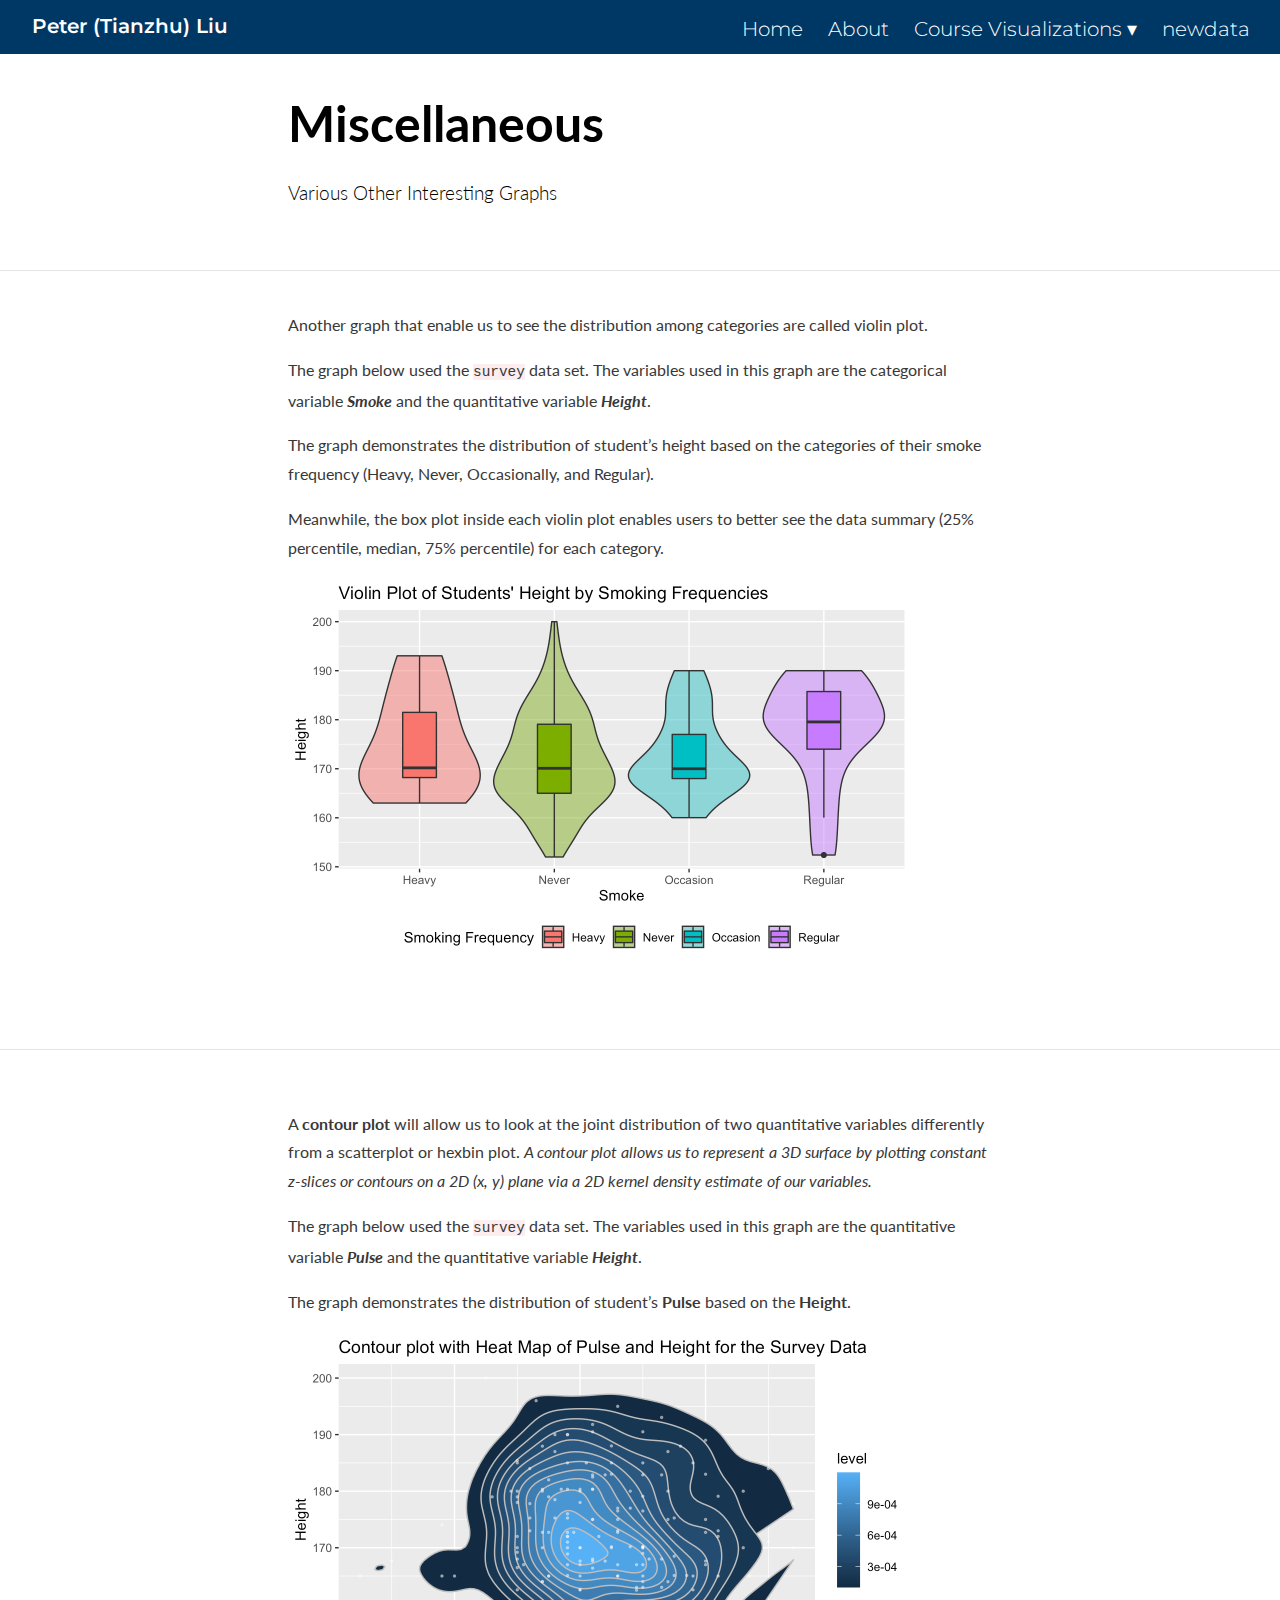
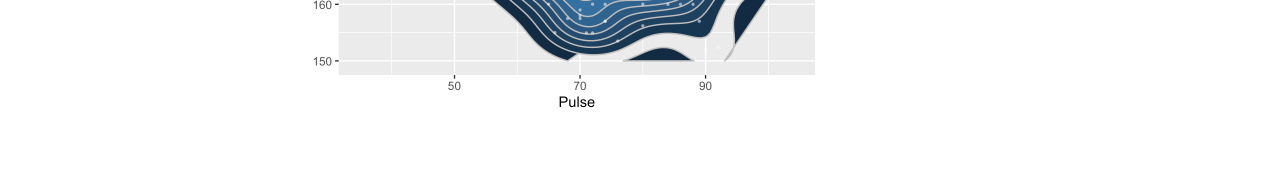
<file: Other.html>
<!DOCTYPE html>

<html xmlns="http://www.w3.org/1999/xhtml" lang="" xml:lang="">

<head>
  <meta charset="utf-8"/>
  <meta name="viewport" content="width=device-width, initial-scale=1"/>
  <meta http-equiv="X-UA-Compatible" content="IE=Edge,chrome=1"/>
  <meta name="generator" content="distill" />

  <style type="text/css">
  /* Hide doc at startup (prevent jankiness while JS renders/transforms) */
  body {
    visibility: hidden;
  }
  </style>

 <!--radix_placeholder_import_source-->
 <!--/radix_placeholder_import_source-->

<style type="text/css">code{white-space: pre;}</style>
<style type="text/css" data-origin="pandoc">
pre > code.sourceCode { white-space: pre; position: relative; }
pre > code.sourceCode > span { display: inline-block; line-height: 1.25; }
pre > code.sourceCode > span:empty { height: 1.2em; }
.sourceCode { overflow: visible; }
code.sourceCode > span { color: inherit; text-decoration: inherit; }
div.sourceCode { margin: 1em 0; }
pre.sourceCode { margin: 0; }
@media screen {
div.sourceCode { overflow: auto; }
}
@media print {
pre > code.sourceCode { white-space: pre-wrap; }
pre > code.sourceCode > span { text-indent: -5em; padding-left: 5em; }
}
pre.numberSource code
  { counter-reset: source-line 0; }
pre.numberSource code > span
  { position: relative; left: -4em; counter-increment: source-line; }
pre.numberSource code > span > a:first-child::before
  { content: counter(source-line);
    position: relative; left: -1em; text-align: right; vertical-align: baseline;
    border: none; display: inline-block;
    -webkit-touch-callout: none; -webkit-user-select: none;
    -khtml-user-select: none; -moz-user-select: none;
    -ms-user-select: none; user-select: none;
    padding: 0 4px; width: 4em;
    color: #aaaaaa;
  }
pre.numberSource { margin-left: 3em; border-left: 1px solid #aaaaaa;  padding-left: 4px; }
div.sourceCode
  {   }
@media screen {
pre > code.sourceCode > span > a:first-child::before { text-decoration: underline; }
}
code span.al { color: #ad0000; } /* Alert */
code span.an { color: #5e5e5e; } /* Annotation */
code span.at { } /* Attribute */
code span.bn { color: #ad0000; } /* BaseN */
code span.bu { } /* BuiltIn */
code span.cf { color: #007ba5; } /* ControlFlow */
code span.ch { color: #20794d; } /* Char */
code span.cn { color: #8f5902; } /* Constant */
code span.co { color: #5e5e5e; } /* Comment */
code span.cv { color: #5e5e5e; font-style: italic; } /* CommentVar */
code span.do { color: #5e5e5e; font-style: italic; } /* Documentation */
code span.dt { color: #ad0000; } /* DataType */
code span.dv { color: #ad0000; } /* DecVal */
code span.er { color: #ad0000; } /* Error */
code span.ex { } /* Extension */
code span.fl { color: #ad0000; } /* Float */
code span.fu { color: #4758ab; } /* Function */
code span.im { } /* Import */
code span.in { color: #5e5e5e; } /* Information */
code span.kw { color: #007ba5; } /* Keyword */
code span.op { color: #5e5e5e; } /* Operator */
code span.ot { color: #007ba5; } /* Other */
code span.pp { color: #ad0000; } /* Preprocessor */
code span.sc { color: #5e5e5e; } /* SpecialChar */
code span.ss { color: #20794d; } /* SpecialString */
code span.st { color: #20794d; } /* String */
code span.va { color: #111111; } /* Variable */
code span.vs { color: #20794d; } /* VerbatimString */
code span.wa { color: #5e5e5e; font-style: italic; } /* Warning */
</style>


  <!--radix_placeholder_meta_tags-->
  <title>Peter (Tianzhu) Liu: Miscellaneous</title>

  <meta property="description" itemprop="description" content="Various Other Interesting Graphs"/>



  <!--  https://developers.facebook.com/docs/sharing/webmasters#markup -->
  <meta property="og:title" content="Peter (Tianzhu) Liu: Miscellaneous"/>
  <meta property="og:type" content="article"/>
  <meta property="og:description" content="Various Other Interesting Graphs"/>
  <meta property="og:locale" content="en_US"/>
  <meta property="og:site_name" content="Peter (Tianzhu) Liu"/>

  <!--  https://dev.twitter.com/cards/types/summary -->
  <meta property="twitter:card" content="summary"/>
  <meta property="twitter:title" content="Peter (Tianzhu) Liu: Miscellaneous"/>
  <meta property="twitter:description" content="Various Other Interesting Graphs"/>

  <!--/radix_placeholder_meta_tags-->
  <!--radix_placeholder_rmarkdown_metadata-->

  <script type="text/json" id="radix-rmarkdown-metadata">
  {"type":"list","attributes":{"names":{"type":"character","attributes":{},"value":["title","name","description"]}},"value":[{"type":"character","attributes":{},"value":["Miscellaneous"]},{"type":"character","attributes":{},"value":["Miscellaneous"]},{"type":"character","attributes":{},"value":["Various Other Interesting Graphs"]}]}
  </script>
  <!--/radix_placeholder_rmarkdown_metadata-->
  <!--radix_placeholder_navigation_in_header-->
  <meta name="distill:offset" content=""/>

  <script type="application/javascript">

    window.headroom_prevent_pin = false;

    window.document.addEventListener("DOMContentLoaded", function (event) {

      // initialize headroom for banner
      var header = $('header').get(0);
      var headerHeight = header.offsetHeight;
      var headroom = new Headroom(header, {
        tolerance: 5,
        onPin : function() {
          if (window.headroom_prevent_pin) {
            window.headroom_prevent_pin = false;
            headroom.unpin();
          }
        }
      });
      headroom.init();
      if(window.location.hash)
        headroom.unpin();
      $(header).addClass('headroom--transition');

      // offset scroll location for banner on hash change
      // (see: https://github.com/WickyNilliams/headroom.js/issues/38)
      window.addEventListener("hashchange", function(event) {
        window.scrollTo(0, window.pageYOffset - (headerHeight + 25));
      });

      // responsive menu
      $('.distill-site-header').each(function(i, val) {
        var topnav = $(this);
        var toggle = topnav.find('.nav-toggle');
        toggle.on('click', function() {
          topnav.toggleClass('responsive');
        });
      });

      // nav dropdowns
      $('.nav-dropbtn').click(function(e) {
        $(this).next('.nav-dropdown-content').toggleClass('nav-dropdown-active');
        $(this).parent().siblings('.nav-dropdown')
           .children('.nav-dropdown-content').removeClass('nav-dropdown-active');
      });
      $("body").click(function(e){
        $('.nav-dropdown-content').removeClass('nav-dropdown-active');
      });
      $(".nav-dropdown").click(function(e){
        e.stopPropagation();
      });
    });
  </script>

  <style type="text/css">

  /* Theme (user-documented overrideables for nav appearance) */

  .distill-site-nav {
    color: rgba(255, 255, 255, 0.8);
    background-color: #0F2E3D;
    font-size: 15px;
    font-weight: 300;
  }

  .distill-site-nav a {
    color: inherit;
    text-decoration: none;
  }

  .distill-site-nav a:hover {
    color: white;
  }

  @media print {
    .distill-site-nav {
      display: none;
    }
  }

  .distill-site-header {

  }

  .distill-site-footer {

  }


  /* Site Header */

  .distill-site-header {
    width: 100%;
    box-sizing: border-box;
    z-index: 3;
  }

  .distill-site-header .nav-left {
    display: inline-block;
    margin-left: 8px;
  }

  @media screen and (max-width: 768px) {
    .distill-site-header .nav-left {
      margin-left: 0;
    }
  }


  .distill-site-header .nav-right {
    float: right;
    margin-right: 8px;
  }

  .distill-site-header a,
  .distill-site-header .title {
    display: inline-block;
    text-align: center;
    padding: 14px 10px 14px 10px;
  }

  .distill-site-header .title {
    font-size: 18px;
    min-width: 150px;
  }

  .distill-site-header .logo {
    padding: 0;
  }

  .distill-site-header .logo img {
    display: none;
    max-height: 20px;
    width: auto;
    margin-bottom: -4px;
  }

  .distill-site-header .nav-image img {
    max-height: 18px;
    width: auto;
    display: inline-block;
    margin-bottom: -3px;
  }



  @media screen and (min-width: 1000px) {
    .distill-site-header .logo img {
      display: inline-block;
    }
    .distill-site-header .nav-left {
      margin-left: 20px;
    }
    .distill-site-header .nav-right {
      margin-right: 20px;
    }
    .distill-site-header .title {
      padding-left: 12px;
    }
  }


  .distill-site-header .nav-toggle {
    display: none;
  }

  .nav-dropdown {
    display: inline-block;
    position: relative;
  }

  .nav-dropdown .nav-dropbtn {
    border: none;
    outline: none;
    color: rgba(255, 255, 255, 0.8);
    padding: 16px 10px;
    background-color: transparent;
    font-family: inherit;
    font-size: inherit;
    font-weight: inherit;
    margin: 0;
    margin-top: 1px;
    z-index: 2;
  }

  .nav-dropdown-content {
    display: none;
    position: absolute;
    background-color: white;
    min-width: 200px;
    border: 1px solid rgba(0,0,0,0.15);
    border-radius: 4px;
    box-shadow: 0px 8px 16px 0px rgba(0,0,0,0.1);
    z-index: 1;
    margin-top: 2px;
    white-space: nowrap;
    padding-top: 4px;
    padding-bottom: 4px;
  }

  .nav-dropdown-content hr {
    margin-top: 4px;
    margin-bottom: 4px;
    border: none;
    border-bottom: 1px solid rgba(0, 0, 0, 0.1);
  }

  .nav-dropdown-active {
    display: block;
  }

  .nav-dropdown-content a, .nav-dropdown-content .nav-dropdown-header {
    color: black;
    padding: 6px 24px;
    text-decoration: none;
    display: block;
    text-align: left;
  }

  .nav-dropdown-content .nav-dropdown-header {
    display: block;
    padding: 5px 24px;
    padding-bottom: 0;
    text-transform: uppercase;
    font-size: 14px;
    color: #999999;
    white-space: nowrap;
  }

  .nav-dropdown:hover .nav-dropbtn {
    color: white;
  }

  .nav-dropdown-content a:hover {
    background-color: #ddd;
    color: black;
  }

  .nav-right .nav-dropdown-content {
    margin-left: -45%;
    right: 0;
  }

  @media screen and (max-width: 768px) {
    .distill-site-header a, .distill-site-header .nav-dropdown  {display: none;}
    .distill-site-header a.nav-toggle {
      float: right;
      display: block;
    }
    .distill-site-header .title {
      margin-left: 0;
    }
    .distill-site-header .nav-right {
      margin-right: 0;
    }
    .distill-site-header {
      overflow: hidden;
    }
    .nav-right .nav-dropdown-content {
      margin-left: 0;
    }
  }


  @media screen and (max-width: 768px) {
    .distill-site-header.responsive {position: relative; min-height: 500px; }
    .distill-site-header.responsive a.nav-toggle {
      position: absolute;
      right: 0;
      top: 0;
    }
    .distill-site-header.responsive a,
    .distill-site-header.responsive .nav-dropdown {
      display: block;
      text-align: left;
    }
    .distill-site-header.responsive .nav-left,
    .distill-site-header.responsive .nav-right {
      width: 100%;
    }
    .distill-site-header.responsive .nav-dropdown {float: none;}
    .distill-site-header.responsive .nav-dropdown-content {position: relative;}
    .distill-site-header.responsive .nav-dropdown .nav-dropbtn {
      display: block;
      width: 100%;
      text-align: left;
    }
  }

  /* Site Footer */

  .distill-site-footer {
    width: 100%;
    overflow: hidden;
    box-sizing: border-box;
    z-index: 3;
    margin-top: 30px;
    padding-top: 30px;
    padding-bottom: 30px;
    text-align: center;
  }

  /* Headroom */

  d-title {
    padding-top: 6rem;
  }

  @media print {
    d-title {
      padding-top: 4rem;
    }
  }

  .headroom {
    z-index: 1000;
    position: fixed;
    top: 0;
    left: 0;
    right: 0;
  }

  .headroom--transition {
    transition: all .4s ease-in-out;
  }

  .headroom--unpinned {
    top: -100px;
  }

  .headroom--pinned {
    top: 0;
  }

  /* adjust viewport for navbar height */
  /* helps vertically center bootstrap (non-distill) content */
  .min-vh-100 {
    min-height: calc(100vh - 100px) !important;
  }

  </style>

  <script src="site_libs/jquery-3.6.0/jquery-3.6.0.min.js"></script>
  <link href="site_libs/font-awesome-5.1.0/css/all.css" rel="stylesheet"/>
  <link href="site_libs/font-awesome-5.1.0/css/v4-shims.css" rel="stylesheet"/>
  <script src="site_libs/headroom-0.9.4/headroom.min.js"></script>
  <script src="site_libs/autocomplete-0.37.1/autocomplete.min.js"></script>
  <script src="site_libs/fuse-6.4.1/fuse.min.js"></script>

  <script type="application/javascript">

  function getMeta(metaName) {
    var metas = document.getElementsByTagName('meta');
    for (let i = 0; i < metas.length; i++) {
      if (metas[i].getAttribute('name') === metaName) {
        return metas[i].getAttribute('content');
      }
    }
    return '';
  }

  function offsetURL(url) {
    var offset = getMeta('distill:offset');
    return offset ? offset + '/' + url : url;
  }

  function createFuseIndex() {

    // create fuse index
    var options = {
      keys: [
        { name: 'title', weight: 20 },
        { name: 'categories', weight: 15 },
        { name: 'description', weight: 10 },
        { name: 'contents', weight: 5 },
      ],
      ignoreLocation: true,
      threshold: 0
    };
    var fuse = new window.Fuse([], options);

    // fetch the main search.json
    return fetch(offsetURL('search.json'))
      .then(function(response) {
        if (response.status == 200) {
          return response.json().then(function(json) {
            // index main articles
            json.articles.forEach(function(article) {
              fuse.add(article);
            });
            // download collections and index their articles
            return Promise.all(json.collections.map(function(collection) {
              return fetch(offsetURL(collection)).then(function(response) {
                if (response.status === 200) {
                  return response.json().then(function(articles) {
                    articles.forEach(function(article) {
                      fuse.add(article);
                    });
                  })
                } else {
                  return Promise.reject(
                    new Error('Unexpected status from search index request: ' +
                              response.status)
                  );
                }
              });
            })).then(function() {
              return fuse;
            });
          });

        } else {
          return Promise.reject(
            new Error('Unexpected status from search index request: ' +
                        response.status)
          );
        }
      });
  }

  window.document.addEventListener("DOMContentLoaded", function (event) {

    // get search element (bail if we don't have one)
    var searchEl = window.document.getElementById('distill-search');
    if (!searchEl)
      return;

    createFuseIndex()
      .then(function(fuse) {

        // make search box visible
        searchEl.classList.remove('hidden');

        // initialize autocomplete
        var options = {
          autoselect: true,
          hint: false,
          minLength: 2,
        };
        window.autocomplete(searchEl, options, [{
          source: function(query, callback) {
            const searchOptions = {
              isCaseSensitive: false,
              shouldSort: true,
              minMatchCharLength: 2,
              limit: 10,
            };
            var results = fuse.search(query, searchOptions);
            callback(results
              .map(function(result) { return result.item; })
            );
          },
          templates: {
            suggestion: function(suggestion) {
              var img = suggestion.preview && Object.keys(suggestion.preview).length > 0
                ? `<img src="${offsetURL(suggestion.preview)}"</img>`
                : '';
              var html = `
                <div class="search-item">
                  <h3>${suggestion.title}</h3>
                  <div class="search-item-description">
                    ${suggestion.description || ''}
                  </div>
                  <div class="search-item-preview">
                    ${img}
                  </div>
                </div>
              `;
              return html;
            }
          }
        }]).on('autocomplete:selected', function(event, suggestion) {
          window.location.href = offsetURL(suggestion.path);
        });
        // remove inline display style on autocompleter (we want to
        // manage responsive display via css)
        $('.algolia-autocomplete').css("display", "");
      })
      .catch(function(error) {
        console.log(error);
      });

  });

  </script>

  <style type="text/css">

  .nav-search {
    font-size: x-small;
  }

  /* Algolioa Autocomplete */

  .algolia-autocomplete {
    display: inline-block;
    margin-left: 10px;
    vertical-align: sub;
    background-color: white;
    color: black;
    padding: 6px;
    padding-top: 8px;
    padding-bottom: 0;
    border-radius: 6px;
    border: 1px #0F2E3D solid;
    width: 180px;
  }


  @media screen and (max-width: 768px) {
    .distill-site-nav .algolia-autocomplete {
      display: none;
      visibility: hidden;
    }
    .distill-site-nav.responsive .algolia-autocomplete {
      display: inline-block;
      visibility: visible;
    }
    .distill-site-nav.responsive .algolia-autocomplete .aa-dropdown-menu {
      margin-left: 0;
      width: 400px;
      max-height: 400px;
    }
  }

  .algolia-autocomplete .aa-input, .algolia-autocomplete .aa-hint {
    width: 90%;
    outline: none;
    border: none;
  }

  .algolia-autocomplete .aa-hint {
    color: #999;
  }
  .algolia-autocomplete .aa-dropdown-menu {
    width: 550px;
    max-height: 70vh;
    overflow-x: visible;
    overflow-y: scroll;
    padding: 5px;
    margin-top: 3px;
    margin-left: -150px;
    background-color: #fff;
    border-radius: 5px;
    border: 1px solid #999;
    border-top: none;
  }

  .algolia-autocomplete .aa-dropdown-menu .aa-suggestion {
    cursor: pointer;
    padding: 5px 4px;
    border-bottom: 1px solid #eee;
  }

  .algolia-autocomplete .aa-dropdown-menu .aa-suggestion:last-of-type {
    border-bottom: none;
    margin-bottom: 2px;
  }

  .algolia-autocomplete .aa-dropdown-menu .aa-suggestion .search-item {
    overflow: hidden;
    font-size: 0.8em;
    line-height: 1.4em;
  }

  .algolia-autocomplete .aa-dropdown-menu .aa-suggestion .search-item h3 {
    font-size: 1rem;
    margin-block-start: 0;
    margin-block-end: 5px;
  }

  .algolia-autocomplete .aa-dropdown-menu .aa-suggestion .search-item-description {
    display: inline-block;
    overflow: hidden;
    height: 2.8em;
    width: 80%;
    margin-right: 4%;
  }

  .algolia-autocomplete .aa-dropdown-menu .aa-suggestion .search-item-preview {
    display: inline-block;
    width: 15%;
  }

  .algolia-autocomplete .aa-dropdown-menu .aa-suggestion .search-item-preview img {
    height: 3em;
    width: auto;
    display: none;
  }

  .algolia-autocomplete .aa-dropdown-menu .aa-suggestion .search-item-preview img[src] {
    display: initial;
  }

  .algolia-autocomplete .aa-dropdown-menu .aa-suggestion.aa-cursor {
    background-color: #eee;
  }
  .algolia-autocomplete .aa-dropdown-menu .aa-suggestion em {
    font-weight: bold;
    font-style: normal;
  }

  </style>


  <!--/radix_placeholder_navigation_in_header-->
  <!--radix_placeholder_distill-->

  <style type="text/css">

  body {
    background-color: white;
  }

  .pandoc-table {
    width: 100%;
  }

  .pandoc-table>caption {
    margin-bottom: 10px;
  }

  .pandoc-table th:not([align]) {
    text-align: left;
  }

  .pagedtable-footer {
    font-size: 15px;
  }

  d-byline .byline {
    grid-template-columns: 2fr 2fr;
  }

  d-byline .byline h3 {
    margin-block-start: 1.5em;
  }

  d-byline .byline .authors-affiliations h3 {
    margin-block-start: 0.5em;
  }

  .authors-affiliations .orcid-id {
    width: 16px;
    height:16px;
    margin-left: 4px;
    margin-right: 4px;
    vertical-align: middle;
    padding-bottom: 2px;
  }

  d-title .dt-tags {
    margin-top: 1em;
    grid-column: text;
  }

  .dt-tags .dt-tag {
    text-decoration: none;
    display: inline-block;
    color: rgba(0,0,0,0.6);
    padding: 0em 0.4em;
    margin-right: 0.5em;
    margin-bottom: 0.4em;
    font-size: 70%;
    border: 1px solid rgba(0,0,0,0.2);
    border-radius: 3px;
    text-transform: uppercase;
    font-weight: 500;
  }

  d-article table.gt_table td,
  d-article table.gt_table th {
    border-bottom: none;
  }

  .html-widget {
    margin-bottom: 2.0em;
  }

  .l-screen-inset {
    padding-right: 16px;
  }

  .l-screen .caption {
    margin-left: 10px;
  }

  .shaded {
    background: rgb(247, 247, 247);
    padding-top: 20px;
    padding-bottom: 20px;
    border-top: 1px solid rgba(0, 0, 0, 0.1);
    border-bottom: 1px solid rgba(0, 0, 0, 0.1);
  }

  .shaded .html-widget {
    margin-bottom: 0;
    border: 1px solid rgba(0, 0, 0, 0.1);
  }

  .shaded .shaded-content {
    background: white;
  }

  .text-output {
    margin-top: 0;
    line-height: 1.5em;
  }

  .hidden {
    display: none !important;
  }

  d-article {
    padding-top: 2.5rem;
    padding-bottom: 30px;
  }

  d-appendix {
    padding-top: 30px;
  }

  d-article>p>img {
    width: 100%;
  }

  d-article h2 {
    margin: 1rem 0 1.5rem 0;
  }

  d-article h3 {
    margin-top: 1.5rem;
  }

  d-article iframe {
    border: 1px solid rgba(0, 0, 0, 0.1);
    margin-bottom: 2.0em;
    width: 100%;
  }

  /* Tweak code blocks */

  d-article div.sourceCode code,
  d-article pre code {
    font-family: Consolas, Monaco, 'Andale Mono', 'Ubuntu Mono', monospace;
  }

  d-article pre,
  d-article div.sourceCode,
  d-article div.sourceCode pre {
    overflow: auto;
  }

  d-article div.sourceCode {
    background-color: white;
  }

  d-article div.sourceCode pre {
    padding-left: 10px;
    font-size: 12px;
    border-left: 2px solid rgba(0,0,0,0.1);
  }

  d-article pre {
    font-size: 12px;
    color: black;
    background: none;
    margin-top: 0;
    text-align: left;
    white-space: pre;
    word-spacing: normal;
    word-break: normal;
    word-wrap: normal;
    line-height: 1.5;

    -moz-tab-size: 4;
    -o-tab-size: 4;
    tab-size: 4;

    -webkit-hyphens: none;
    -moz-hyphens: none;
    -ms-hyphens: none;
    hyphens: none;
  }

  d-article pre a {
    border-bottom: none;
  }

  d-article pre a:hover {
    border-bottom: none;
    text-decoration: underline;
  }

  d-article details {
    grid-column: text;
    margin-bottom: 0.8em;
  }

  @media(min-width: 768px) {

  d-article pre,
  d-article div.sourceCode,
  d-article div.sourceCode pre {
    overflow: visible !important;
  }

  d-article div.sourceCode pre {
    padding-left: 18px;
    font-size: 14px;
  }

  d-article pre {
    font-size: 14px;
  }

  }

  figure img.external {
    background: white;
    border: 1px solid rgba(0, 0, 0, 0.1);
    box-shadow: 0 1px 8px rgba(0, 0, 0, 0.1);
    padding: 18px;
    box-sizing: border-box;
  }

  /* CSS for d-contents */

  .d-contents {
    grid-column: text;
    color: rgba(0,0,0,0.8);
    font-size: 0.9em;
    padding-bottom: 1em;
    margin-bottom: 1em;
    padding-bottom: 0.5em;
    margin-bottom: 1em;
    padding-left: 0.25em;
    justify-self: start;
  }

  @media(min-width: 1000px) {
    .d-contents.d-contents-float {
      height: 0;
      grid-column-start: 1;
      grid-column-end: 4;
      justify-self: center;
      padding-right: 3em;
      padding-left: 2em;
    }
  }

  .d-contents nav h3 {
    font-size: 18px;
    margin-top: 0;
    margin-bottom: 1em;
  }

  .d-contents li {
    list-style-type: none
  }

  .d-contents nav > ul {
    padding-left: 0;
  }

  .d-contents ul {
    padding-left: 1em
  }

  .d-contents nav ul li {
    margin-top: 0.6em;
    margin-bottom: 0.2em;
  }

  .d-contents nav a {
    font-size: 13px;
    border-bottom: none;
    text-decoration: none
    color: rgba(0, 0, 0, 0.8);
  }

  .d-contents nav a:hover {
    text-decoration: underline solid rgba(0, 0, 0, 0.6)
  }

  .d-contents nav > ul > li > a {
    font-weight: 600;
  }

  .d-contents nav > ul > li > ul {
    font-weight: inherit;
  }

  .d-contents nav > ul > li > ul > li {
    margin-top: 0.2em;
  }


  .d-contents nav ul {
    margin-top: 0;
    margin-bottom: 0.25em;
  }

  .d-article-with-toc h2:nth-child(2) {
    margin-top: 0;
  }


  /* Figure */

  .figure {
    position: relative;
    margin-bottom: 2.5em;
    margin-top: 1.5em;
  }

  .figure img {
    width: 100%;
  }

  .figure .caption {
    color: rgba(0, 0, 0, 0.6);
    font-size: 12px;
    line-height: 1.5em;
  }

  .figure img.external {
    background: white;
    border: 1px solid rgba(0, 0, 0, 0.1);
    box-shadow: 0 1px 8px rgba(0, 0, 0, 0.1);
    padding: 18px;
    box-sizing: border-box;
  }

  .figure .caption a {
    color: rgba(0, 0, 0, 0.6);
  }

  .figure .caption b,
  .figure .caption strong, {
    font-weight: 600;
    color: rgba(0, 0, 0, 1.0);
  }

  /* Citations */

  d-article .citation {
    color: inherit;
    cursor: inherit;
  }

  div.hanging-indent{
    margin-left: 1em; text-indent: -1em;
  }

  /* Citation hover box */

  .tippy-box[data-theme~=light-border] {
    background-color: rgba(250, 250, 250, 0.95);
  }

  .tippy-content > p {
    margin-bottom: 0;
    padding: 2px;
  }


  /* Tweak 1000px media break to show more text */

  @media(min-width: 1000px) {
    .base-grid,
    distill-header,
    d-title,
    d-abstract,
    d-article,
    d-appendix,
    distill-appendix,
    d-byline,
    d-footnote-list,
    d-citation-list,
    distill-footer {
      grid-template-columns: [screen-start] 1fr [page-start kicker-start] 80px [middle-start] 50px [text-start kicker-end] 65px 65px 65px 65px 65px 65px 65px 65px [text-end gutter-start] 65px [middle-end] 65px [page-end gutter-end] 1fr [screen-end];
      grid-column-gap: 16px;
    }

    .grid {
      grid-column-gap: 16px;
    }

    d-article {
      font-size: 1.06rem;
      line-height: 1.7em;
    }
    figure .caption, .figure .caption, figure figcaption {
      font-size: 13px;
    }
  }

  @media(min-width: 1180px) {
    .base-grid,
    distill-header,
    d-title,
    d-abstract,
    d-article,
    d-appendix,
    distill-appendix,
    d-byline,
    d-footnote-list,
    d-citation-list,
    distill-footer {
      grid-template-columns: [screen-start] 1fr [page-start kicker-start] 60px [middle-start] 60px [text-start kicker-end] 60px 60px 60px 60px 60px 60px 60px 60px [text-end gutter-start] 60px [middle-end] 60px [page-end gutter-end] 1fr [screen-end];
      grid-column-gap: 32px;
    }

    .grid {
      grid-column-gap: 32px;
    }
  }


  /* Get the citation styles for the appendix (not auto-injected on render since
     we do our own rendering of the citation appendix) */

  d-appendix .citation-appendix,
  .d-appendix .citation-appendix {
    font-size: 11px;
    line-height: 15px;
    border-left: 1px solid rgba(0, 0, 0, 0.1);
    padding-left: 18px;
    border: 1px solid rgba(0,0,0,0.1);
    background: rgba(0, 0, 0, 0.02);
    padding: 10px 18px;
    border-radius: 3px;
    color: rgba(150, 150, 150, 1);
    overflow: hidden;
    margin-top: -12px;
    white-space: pre-wrap;
    word-wrap: break-word;
  }

  /* Include appendix styles here so they can be overridden */

  d-appendix {
    contain: layout style;
    font-size: 0.8em;
    line-height: 1.7em;
    margin-top: 60px;
    margin-bottom: 0;
    border-top: 1px solid rgba(0, 0, 0, 0.1);
    color: rgba(0,0,0,0.5);
    padding-top: 60px;
    padding-bottom: 48px;
  }

  d-appendix h3 {
    grid-column: page-start / text-start;
    font-size: 15px;
    font-weight: 500;
    margin-top: 1em;
    margin-bottom: 0;
    color: rgba(0,0,0,0.65);
  }

  d-appendix h3 + * {
    margin-top: 1em;
  }

  d-appendix ol {
    padding: 0 0 0 15px;
  }

  @media (min-width: 768px) {
    d-appendix ol {
      padding: 0 0 0 30px;
      margin-left: -30px;
    }
  }

  d-appendix li {
    margin-bottom: 1em;
  }

  d-appendix a {
    color: rgba(0, 0, 0, 0.6);
  }

  d-appendix > * {
    grid-column: text;
  }

  d-appendix > d-footnote-list,
  d-appendix > d-citation-list,
  d-appendix > distill-appendix {
    grid-column: screen;
  }

  /* Include footnote styles here so they can be overridden */

  d-footnote-list {
    contain: layout style;
  }

  d-footnote-list > * {
    grid-column: text;
  }

  d-footnote-list a.footnote-backlink {
    color: rgba(0,0,0,0.3);
    padding-left: 0.5em;
  }



  /* Anchor.js */

  .anchorjs-link {
    /*transition: all .25s linear; */
    text-decoration: none;
    border-bottom: none;
  }
  *:hover > .anchorjs-link {
    margin-left: -1.125em !important;
    text-decoration: none;
    border-bottom: none;
  }

  /* Social footer */

  .social_footer {
    margin-top: 30px;
    margin-bottom: 0;
    color: rgba(0,0,0,0.67);
  }

  .disqus-comments {
    margin-right: 30px;
  }

  .disqus-comment-count {
    border-bottom: 1px solid rgba(0, 0, 0, 0.4);
    cursor: pointer;
  }

  #disqus_thread {
    margin-top: 30px;
  }

  .article-sharing a {
    border-bottom: none;
    margin-right: 8px;
  }

  .article-sharing a:hover {
    border-bottom: none;
  }

  .sidebar-section.subscribe {
    font-size: 12px;
    line-height: 1.6em;
  }

  .subscribe p {
    margin-bottom: 0.5em;
  }


  .article-footer .subscribe {
    font-size: 15px;
    margin-top: 45px;
  }


  .sidebar-section.custom {
    font-size: 12px;
    line-height: 1.6em;
  }

  .custom p {
    margin-bottom: 0.5em;
  }

  /* Styles for listing layout (hide title) */
  .layout-listing d-title, .layout-listing .d-title {
    display: none;
  }

  /* Styles for posts lists (not auto-injected) */


  .posts-with-sidebar {
    padding-left: 45px;
    padding-right: 45px;
  }

  .posts-list .description h2,
  .posts-list .description p {
    font-family: -apple-system, BlinkMacSystemFont, "Segoe UI", Roboto, Oxygen, Ubuntu, Cantarell, "Fira Sans", "Droid Sans", "Helvetica Neue", Arial, sans-serif;
  }

  .posts-list .description h2 {
    font-weight: 700;
    border-bottom: none;
    padding-bottom: 0;
  }

  .posts-list h2.post-tag {
    border-bottom: 1px solid rgba(0, 0, 0, 0.2);
    padding-bottom: 12px;
  }
  .posts-list {
    margin-top: 60px;
    margin-bottom: 24px;
  }

  .posts-list .post-preview {
    text-decoration: none;
    overflow: hidden;
    display: block;
    border-bottom: 1px solid rgba(0, 0, 0, 0.1);
    padding: 24px 0;
  }

  .post-preview-last {
    border-bottom: none !important;
  }

  .posts-list .posts-list-caption {
    grid-column: screen;
    font-weight: 400;
  }

  .posts-list .post-preview h2 {
    margin: 0 0 6px 0;
    line-height: 1.2em;
    font-style: normal;
    font-size: 24px;
  }

  .posts-list .post-preview p {
    margin: 0 0 12px 0;
    line-height: 1.4em;
    font-size: 16px;
  }

  .posts-list .post-preview .thumbnail {
    box-sizing: border-box;
    margin-bottom: 24px;
    position: relative;
    max-width: 500px;
  }
  .posts-list .post-preview img {
    width: 100%;
    display: block;
  }

  .posts-list .metadata {
    font-size: 12px;
    line-height: 1.4em;
    margin-bottom: 18px;
  }

  .posts-list .metadata > * {
    display: inline-block;
  }

  .posts-list .metadata .publishedDate {
    margin-right: 2em;
  }

  .posts-list .metadata .dt-authors {
    display: block;
    margin-top: 0.3em;
    margin-right: 2em;
  }

  .posts-list .dt-tags {
    display: block;
    line-height: 1em;
  }

  .posts-list .dt-tags .dt-tag {
    display: inline-block;
    color: rgba(0,0,0,0.6);
    padding: 0.3em 0.4em;
    margin-right: 0.2em;
    margin-bottom: 0.4em;
    font-size: 60%;
    border: 1px solid rgba(0,0,0,0.2);
    border-radius: 3px;
    text-transform: uppercase;
    font-weight: 500;
  }

  .posts-list img {
    opacity: 1;
  }

  .posts-list img[data-src] {
    opacity: 0;
  }

  .posts-more {
    clear: both;
  }


  .posts-sidebar {
    font-size: 16px;
  }

  .posts-sidebar h3 {
    font-size: 16px;
    margin-top: 0;
    margin-bottom: 0.5em;
    font-weight: 400;
    text-transform: uppercase;
  }

  .sidebar-section {
    margin-bottom: 30px;
  }

  .categories ul {
    list-style-type: none;
    margin: 0;
    padding: 0;
  }

  .categories li {
    color: rgba(0, 0, 0, 0.8);
    margin-bottom: 0;
  }

  .categories li>a {
    border-bottom: none;
  }

  .categories li>a:hover {
    border-bottom: 1px solid rgba(0, 0, 0, 0.4);
  }

  .categories .active {
    font-weight: 600;
  }

  .categories .category-count {
    color: rgba(0, 0, 0, 0.4);
  }


  @media(min-width: 768px) {
    .posts-list .post-preview h2 {
      font-size: 26px;
    }
    .posts-list .post-preview .thumbnail {
      float: right;
      width: 30%;
      margin-bottom: 0;
    }
    .posts-list .post-preview .description {
      float: left;
      width: 45%;
    }
    .posts-list .post-preview .metadata {
      float: left;
      width: 20%;
      margin-top: 8px;
    }
    .posts-list .post-preview p {
      margin: 0 0 12px 0;
      line-height: 1.5em;
      font-size: 16px;
    }
    .posts-with-sidebar .posts-list {
      float: left;
      width: 75%;
    }
    .posts-with-sidebar .posts-sidebar {
      float: right;
      width: 20%;
      margin-top: 60px;
      padding-top: 24px;
      padding-bottom: 24px;
    }
  }


  /* Improve display for browsers without grid (IE/Edge <= 15) */

  .downlevel {
    line-height: 1.6em;
    font-family: -apple-system, BlinkMacSystemFont, "Segoe UI", Roboto, Oxygen, Ubuntu, Cantarell, "Fira Sans", "Droid Sans", "Helvetica Neue", Arial, sans-serif;
    margin: 0;
  }

  .downlevel .d-title {
    padding-top: 6rem;
    padding-bottom: 1.5rem;
  }

  .downlevel .d-title h1 {
    font-size: 50px;
    font-weight: 700;
    line-height: 1.1em;
    margin: 0 0 0.5rem;
  }

  .downlevel .d-title p {
    font-weight: 300;
    font-size: 1.2rem;
    line-height: 1.55em;
    margin-top: 0;
  }

  .downlevel .d-byline {
    padding-top: 0.8em;
    padding-bottom: 0.8em;
    font-size: 0.8rem;
    line-height: 1.8em;
  }

  .downlevel .section-separator {
    border: none;
    border-top: 1px solid rgba(0, 0, 0, 0.1);
  }

  .downlevel .d-article {
    font-size: 1.06rem;
    line-height: 1.7em;
    padding-top: 1rem;
    padding-bottom: 2rem;
  }


  .downlevel .d-appendix {
    padding-left: 0;
    padding-right: 0;
    max-width: none;
    font-size: 0.8em;
    line-height: 1.7em;
    margin-bottom: 0;
    color: rgba(0,0,0,0.5);
    padding-top: 40px;
    padding-bottom: 48px;
  }

  .downlevel .footnotes ol {
    padding-left: 13px;
  }

  .downlevel .base-grid,
  .downlevel .distill-header,
  .downlevel .d-title,
  .downlevel .d-abstract,
  .downlevel .d-article,
  .downlevel .d-appendix,
  .downlevel .distill-appendix,
  .downlevel .d-byline,
  .downlevel .d-footnote-list,
  .downlevel .d-citation-list,
  .downlevel .distill-footer,
  .downlevel .appendix-bottom,
  .downlevel .posts-container {
    padding-left: 40px;
    padding-right: 40px;
  }

  @media(min-width: 768px) {
    .downlevel .base-grid,
    .downlevel .distill-header,
    .downlevel .d-title,
    .downlevel .d-abstract,
    .downlevel .d-article,
    .downlevel .d-appendix,
    .downlevel .distill-appendix,
    .downlevel .d-byline,
    .downlevel .d-footnote-list,
    .downlevel .d-citation-list,
    .downlevel .distill-footer,
    .downlevel .appendix-bottom,
    .downlevel .posts-container {
    padding-left: 150px;
    padding-right: 150px;
    max-width: 900px;
  }
  }

  .downlevel pre code {
    display: block;
    border-left: 2px solid rgba(0, 0, 0, .1);
    padding: 0 0 0 20px;
    font-size: 14px;
  }

  .downlevel code, .downlevel pre {
    color: black;
    background: none;
    font-family: Consolas, Monaco, 'Andale Mono', 'Ubuntu Mono', monospace;
    text-align: left;
    white-space: pre;
    word-spacing: normal;
    word-break: normal;
    word-wrap: normal;
    line-height: 1.5;

    -moz-tab-size: 4;
    -o-tab-size: 4;
    tab-size: 4;

    -webkit-hyphens: none;
    -moz-hyphens: none;
    -ms-hyphens: none;
    hyphens: none;
  }

  .downlevel .posts-list .post-preview {
    color: inherit;
  }



  </style>

  <script type="application/javascript">

  function is_downlevel_browser() {
    if (bowser.isUnsupportedBrowser({ msie: "12", msedge: "16"},
                                   window.navigator.userAgent)) {
      return true;
    } else {
      return window.load_distill_framework === undefined;
    }
  }

  // show body when load is complete
  function on_load_complete() {

    // add anchors
    if (window.anchors) {
      window.anchors.options.placement = 'left';
      window.anchors.add('d-article > h2, d-article > h3, d-article > h4, d-article > h5');
    }


    // set body to visible
    document.body.style.visibility = 'visible';

    // force redraw for leaflet widgets
    if (window.HTMLWidgets) {
      var maps = window.HTMLWidgets.findAll(".leaflet");
      $.each(maps, function(i, el) {
        var map = this.getMap();
        map.invalidateSize();
        map.eachLayer(function(layer) {
          if (layer instanceof L.TileLayer)
            layer.redraw();
        });
      });
    }

    // trigger 'shown' so htmlwidgets resize
    $('d-article').trigger('shown');
  }

  function init_distill() {

    init_common();

    // create front matter
    var front_matter = $('<d-front-matter></d-front-matter>');
    $('#distill-front-matter').wrap(front_matter);

    // create d-title
    $('.d-title').changeElementType('d-title');

    // create d-byline
    var byline = $('<d-byline></d-byline>');
    $('.d-byline').replaceWith(byline);

    // create d-article
    var article = $('<d-article></d-article>');
    $('.d-article').wrap(article).children().unwrap();

    // move posts container into article
    $('.posts-container').appendTo($('d-article'));

    // create d-appendix
    $('.d-appendix').changeElementType('d-appendix');

    // flag indicating that we have appendix items
    var appendix = $('.appendix-bottom').children('h3').length > 0;

    // replace footnotes with <d-footnote>
    $('.footnote-ref').each(function(i, val) {
      appendix = true;
      var href = $(this).attr('href');
      var id = href.replace('#', '');
      var fn = $('#' + id);
      var fn_p = $('#' + id + '>p');
      fn_p.find('.footnote-back').remove();
      var text = fn_p.html();
      var dtfn = $('<d-footnote></d-footnote>');
      dtfn.html(text);
      $(this).replaceWith(dtfn);
    });
    // remove footnotes
    $('.footnotes').remove();

    // move refs into #references-listing
    $('#references-listing').replaceWith($('#refs'));

    $('h1.appendix, h2.appendix').each(function(i, val) {
      $(this).changeElementType('h3');
    });
    $('h3.appendix').each(function(i, val) {
      var id = $(this).attr('id');
      $('.d-contents a[href="#' + id + '"]').parent().remove();
      appendix = true;
      $(this).nextUntil($('h1, h2, h3')).addBack().appendTo($('d-appendix'));
    });

    // show d-appendix if we have appendix content
    $("d-appendix").css('display', appendix ? 'grid' : 'none');

    // localize layout chunks to just output
    $('.layout-chunk').each(function(i, val) {

      // capture layout
      var layout = $(this).attr('data-layout');

      // apply layout to markdown level block elements
      var elements = $(this).children().not('details, div.sourceCode, pre, script');
      elements.each(function(i, el) {
        var layout_div = $('<div class="' + layout + '"></div>');
        if (layout_div.hasClass('shaded')) {
          var shaded_content = $('<div class="shaded-content"></div>');
          $(this).wrap(shaded_content);
          $(this).parent().wrap(layout_div);
        } else {
          $(this).wrap(layout_div);
        }
      });


      // unwrap the layout-chunk div
      $(this).children().unwrap();
    });

    // remove code block used to force  highlighting css
    $('.distill-force-highlighting-css').parent().remove();

    // remove empty line numbers inserted by pandoc when using a
    // custom syntax highlighting theme
    $('code.sourceCode a:empty').remove();

    // load distill framework
    load_distill_framework();

    // wait for window.distillRunlevel == 4 to do post processing
    function distill_post_process() {

      if (!window.distillRunlevel || window.distillRunlevel < 4)
        return;

      // hide author/affiliations entirely if we have no authors
      var front_matter = JSON.parse($("#distill-front-matter").html());
      var have_authors = front_matter.authors && front_matter.authors.length > 0;
      if (!have_authors)
        $('d-byline').addClass('hidden');

      // article with toc class
      $('.d-contents').parent().addClass('d-article-with-toc');

      // strip links that point to #
      $('.authors-affiliations').find('a[href="#"]').removeAttr('href');

      // add orcid ids
      $('.authors-affiliations').find('.author').each(function(i, el) {
        var orcid_id = front_matter.authors[i].orcidID;
        if (orcid_id) {
          var a = $('<a></a>');
          a.attr('href', 'https://orcid.org/' + orcid_id);
          var img = $('<img></img>');
          img.addClass('orcid-id');
          img.attr('alt', 'ORCID ID');
          img.attr('src','[data-uri]');
          a.append(img);
          $(this).append(a);
        }
      });

      // hide elements of author/affiliations grid that have no value
      function hide_byline_column(caption) {
        $('d-byline').find('h3:contains("' + caption + '")').parent().css('visibility', 'hidden');
      }

      // affiliations
      var have_affiliations = false;
      for (var i = 0; i<front_matter.authors.length; ++i) {
        var author = front_matter.authors[i];
        if (author.affiliation !== "&nbsp;") {
          have_affiliations = true;
          break;
        }
      }
      if (!have_affiliations)
        $('d-byline').find('h3:contains("Affiliations")').css('visibility', 'hidden');

      // published date
      if (!front_matter.publishedDate)
        hide_byline_column("Published");

      // document object identifier
      var doi = $('d-byline').find('h3:contains("DOI")');
      var doi_p = doi.next().empty();
      if (!front_matter.doi) {
        // if we have a citation and valid citationText then link to that
        if ($('#citation').length > 0 && front_matter.citationText) {
          doi.html('Citation');
          $('<a href="#citation"></a>')
            .text(front_matter.citationText)
            .appendTo(doi_p);
        } else {
          hide_byline_column("DOI");
        }
      } else {
        $('<a></a>')
           .attr('href', "https://doi.org/" + front_matter.doi)
           .html(front_matter.doi)
           .appendTo(doi_p);
      }

       // change plural form of authors/affiliations
      if (front_matter.authors.length === 1) {
        var grid = $('.authors-affiliations');
        grid.children('h3:contains("Authors")').text('Author');
        grid.children('h3:contains("Affiliations")').text('Affiliation');
      }

      // remove d-appendix and d-footnote-list local styles
      $('d-appendix > style:first-child').remove();
      $('d-footnote-list > style:first-child').remove();

      // move appendix-bottom entries to the bottom
      $('.appendix-bottom').appendTo('d-appendix').children().unwrap();
      $('.appendix-bottom').remove();

      // hoverable references
      $('span.citation[data-cites]').each(function() {
        var refs = $(this).attr('data-cites').split(" ");
        var refHtml = refs.map(function(ref) {
          return "<p>" + $('#ref-' + ref).html() + "</p>";
        }).join("\n");
        window.tippy(this, {
          allowHTML: true,
          content: refHtml,
          maxWidth: 500,
          interactive: true,
          interactiveBorder: 10,
          theme: 'light-border',
          placement: 'bottom-start'
        });
      });

      // clear polling timer
      clearInterval(tid);

      // show body now that everything is ready
      on_load_complete();
    }

    var tid = setInterval(distill_post_process, 50);
    distill_post_process();

  }

  function init_downlevel() {

    init_common();

     // insert hr after d-title
    $('.d-title').after($('<hr class="section-separator"/>'));

    // check if we have authors
    var front_matter = JSON.parse($("#distill-front-matter").html());
    var have_authors = front_matter.authors && front_matter.authors.length > 0;

    // manage byline/border
    if (!have_authors)
      $('.d-byline').remove();
    $('.d-byline').after($('<hr class="section-separator"/>'));
    $('.d-byline a').remove();

    // remove toc
    $('.d-contents').remove();

    // move appendix elements
    $('h1.appendix, h2.appendix').each(function(i, val) {
      $(this).changeElementType('h3');
    });
    $('h3.appendix').each(function(i, val) {
      $(this).nextUntil($('h1, h2, h3')).addBack().appendTo($('.d-appendix'));
    });


    // inject headers into references and footnotes
    var refs_header = $('<h3></h3>');
    refs_header.text('References');
    $('#refs').prepend(refs_header);

    var footnotes_header = $('<h3></h3');
    footnotes_header.text('Footnotes');
    $('.footnotes').children('hr').first().replaceWith(footnotes_header);

    // move appendix-bottom entries to the bottom
    $('.appendix-bottom').appendTo('.d-appendix').children().unwrap();
    $('.appendix-bottom').remove();

    // remove appendix if it's empty
    if ($('.d-appendix').children().length === 0)
      $('.d-appendix').remove();

    // prepend separator above appendix
    $('.d-appendix').before($('<hr class="section-separator" style="clear: both"/>'));

    // trim code
    $('pre>code').each(function(i, val) {
      $(this).html($.trim($(this).html()));
    });

    // move posts-container right before article
    $('.posts-container').insertBefore($('.d-article'));

    $('body').addClass('downlevel');

    on_load_complete();
  }


  function init_common() {

    // jquery plugin to change element types
    (function($) {
      $.fn.changeElementType = function(newType) {
        var attrs = {};

        $.each(this[0].attributes, function(idx, attr) {
          attrs[attr.nodeName] = attr.nodeValue;
        });

        this.replaceWith(function() {
          return $("<" + newType + "/>", attrs).append($(this).contents());
        });
      };
    })(jQuery);

    // prevent underline for linked images
    $('a > img').parent().css({'border-bottom' : 'none'});

    // mark non-body figures created by knitr chunks as 100% width
    $('.layout-chunk').each(function(i, val) {
      var figures = $(this).find('img, .html-widget');
      if ($(this).attr('data-layout') !== "l-body") {
        figures.css('width', '100%');
      } else {
        figures.css('max-width', '100%');
        figures.filter("[width]").each(function(i, val) {
          var fig = $(this);
          fig.css('width', fig.attr('width') + 'px');
        });

      }
    });

    // auto-append index.html to post-preview links in file: protocol
    // and in rstudio ide preview
    $('.post-preview').each(function(i, val) {
      if (window.location.protocol === "file:")
        $(this).attr('href', $(this).attr('href') + "index.html");
    });

    // get rid of index.html references in header
    if (window.location.protocol !== "file:") {
      $('.distill-site-header a[href]').each(function(i,val) {
        $(this).attr('href', $(this).attr('href').replace("index.html", "./"));
      });
    }

    // add class to pandoc style tables
    $('tr.header').parent('thead').parent('table').addClass('pandoc-table');
    $('.kable-table').children('table').addClass('pandoc-table');

    // add figcaption style to table captions
    $('caption').parent('table').addClass("figcaption");

    // initialize posts list
    if (window.init_posts_list)
      window.init_posts_list();

    // implmement disqus comment link
    $('.disqus-comment-count').click(function() {
      window.headroom_prevent_pin = true;
      $('#disqus_thread').toggleClass('hidden');
      if (!$('#disqus_thread').hasClass('hidden')) {
        var offset = $(this).offset();
        $(window).resize();
        $('html, body').animate({
          scrollTop: offset.top - 35
        });
      }
    });
  }

  document.addEventListener('DOMContentLoaded', function() {
    if (is_downlevel_browser())
      init_downlevel();
    else
      window.addEventListener('WebComponentsReady', init_distill);
  });

  </script>

  <style type="text/css">
  /* base variables */

  /* Edit the CSS properties in this file to create a custom
     Distill theme. Only edit values in the right column
     for each row; values shown are the CSS defaults.
     To return any property to the default,
     you may set its value to: unset
     All rows must end with a semi-colon.                      */

  /* Optional: embed custom fonts here with `@import`          */
  /* This must remain at the top of this file.                 */



  html {
    /*-- Main font sizes --*/
    --title-size:      50px;
    --body-size:       1.06rem;
    --code-size:       14px;
    --aside-size:      12px;
    --fig-cap-size:    13px;
    /*-- Main font colors --*/
    --title-color:     #000000;
    --header-color:    rgba(0, 0, 0, 0.8);
    --body-color:      rgba(0, 0, 0, 0.8);
    --aside-color:     rgba(0, 0, 0, 0.6);
    --fig-cap-color:   rgba(0, 0, 0, 0.6);
    /*-- Specify custom fonts ~~~ must be imported above   --*/
    --heading-font:    sans-serif;
    --mono-font:       monospace;
    --body-font:       sans-serif;
    --navbar-font:     sans-serif;  /* websites + blogs only */
  }

  /*-- ARTICLE METADATA --*/
  d-byline {
    --heading-size:    0.6rem;
    --heading-color:   rgba(0, 0, 0, 0.5);
    --body-size:       0.8rem;
    --body-color:      rgba(0, 0, 0, 0.8);
  }

  /*-- ARTICLE TABLE OF CONTENTS --*/
  .d-contents {
    --heading-size:    18px;
    --contents-size:   13px;
  }

  /*-- ARTICLE APPENDIX --*/
  d-appendix {
    --heading-size:    15px;
    --heading-color:   rgba(0, 0, 0, 0.65);
    --text-size:       0.8em;
    --text-color:      rgba(0, 0, 0, 0.5);
  }

  /*-- WEBSITE HEADER + FOOTER --*/
  /* These properties only apply to Distill sites and blogs  */

  .distill-site-header {
    --title-size:       18px;
    --text-color:       rgba(255, 255, 255, 0.8);
    --text-size:        15px;
    --hover-color:      white;
    --bkgd-color:       #0F2E3D;
  }

  .distill-site-footer {
    --text-color:       rgba(255, 255, 255, 0.8);
    --text-size:        15px;
    --hover-color:      white;
    --bkgd-color:       #0F2E3D;
  }

  /*-- Additional custom styles --*/
  /* Add any additional CSS rules below                      */
  </style>
  <style type="text/css">/* base variables */

  /* Edit the CSS properties in this file to create a custom
     Distill theme. Only edit values in the right column
     for each row; values shown are the CSS defaults.
     To return any property to the default,
     you may set its value to: unset
     All rows must end with a semi-colon.                      */

  /* Optional: embed custom fonts here with `@import`          */
  /* This must remain at the top of this file.                 */
  @import url('https://fonts.googleapis.com/css2?family=Lato');
  @import url('https://fonts.googleapis.com/css2?family=Fira+Mono');
  @import url('https://fonts.googleapis.com/css2?family=Montserrat');

  html {
    /*-- Main font sizes --*/
    --title-size:      50px;
    --body-size:       1.0rem;                     /* edited */
    --code-size:       0.9rem;                     /* edited */
    --aside-size:      12px;
    --fig-cap-size:    13px;
    /*-- Main font colors --*/
    --title-color:     #000000;
    --heading-color:   rgba(0, 0, 0, 0.8);
    --body-color:      #383838;                    /* edited */
    --aside-color:     rgba(0, 0, 0, 0.6);
    --fig-cap-color:   rgba(0, 0, 0, 0.6);
    /*-- Specify custom fonts ~~~ must be imported above   --*/
    --heading-font:    'Lato', sans-serif;         /* edited */
    --mono-font:       'Fira Mono', monospace;     /* edited */
    --body-font:       'Lato', sans-serif;         /* edited */
    --navbar-font:     'Montserrat', sans-serif;   /* edited */
  }

  /*-- ARTICLE METADATA --*/
  d-byline {
    --heading-size:    0.6rem;
    --heading-color:   rgba(0, 0, 0, 0.5);
    --body-size:       0.8rem;
    --body-color:      rgba(0, 0, 0, 0.8);
  }

  /*-- ARTICLE TABLE OF CONTENTS --*/
  .d-contents {
    --heading-size:    18px;
    --contents-size:   13px;
  }

  /*-- ARTICLE APPENDIX --*/
  d-appendix {
    --heading-size:    15px;
    --heading-color:   rgba(0, 0, 0, 0.65);
    --text-size:       0.8em;
    --text-color:      rgba(0, 0, 0, 0.5);
  }

  /*-- WEBSITE HEADER + FOOTER --*/
  /* These properties only apply to Distill sites and blogs  */

  .distill-site-header {
    --title-size:       20px;                      /* edited */
    --text-color:       #FFFFFF;                   /* edited */
    --text-size:        20px;                      /* edited */
    --hover-color:      #E87722;                   /* edited */
    --bkgd-color:       #003865;          /* edited */
  }

  .distill-site-footer {
    --text-color:       rgba(255, 255, 255, 0.8);
    --text-size:        15px;
    --hover-color:      white;
    --bkgd-color:       #0F2E3D;
  }


  /*-- Additional custom styles --*/

  .posts-list .metadata .publishedDate {
      color: rgb(249, 83, 85);
  }

  d-article p code {
    color: #383838;
    background: rgba(249, 83, 85, 0.1);
    font-weight: 400;
    font-size: 0.9em;
  }

  d-article a {
      border-bottom: 2px solid rgba(249, 83, 85, 0.4);
      text-decoration: none;
  }

  .distill-site-header .title {
      font-weight: 600; 
  }

  ul > li::marker {
    color: rgb(249, 83, 85);
  }</style>
  <style type="text/css">
  /* base style */

  /* FONT FAMILIES */

  :root {
    --heading-default: -apple-system, BlinkMacSystemFont, "Segoe UI", Roboto, Oxygen, Ubuntu, Cantarell, "Fira Sans", "Droid Sans", "Helvetica Neue", Arial, sans-serif;
    --mono-default: Consolas, Monaco, 'Andale Mono', 'Ubuntu Mono', monospace;
    --body-default: -apple-system, BlinkMacSystemFont, "Segoe UI", Roboto, Oxygen, Ubuntu, Cantarell, "Fira Sans", "Droid Sans", "Helvetica Neue", Arial, sans-serif;
  }

  body,
  .posts-list .post-preview p,
  .posts-list .description p {
    font-family: var(--body-font), var(--body-default);
  }

  h1, h2, h3, h4, h5, h6,
  .posts-list .post-preview h2,
  .posts-list .description h2 {
    font-family: var(--heading-font), var(--heading-default);
  }

  d-article div.sourceCode code,
  d-article pre code {
    font-family: var(--mono-font), var(--mono-default);
  }


  /*-- TITLE --*/
  d-title h1,
  .posts-list > h1 {
    color: var(--title-color, black);
  }

  d-title h1 {
    font-size: var(--title-size, 50px);
  }

  /*-- HEADERS --*/
  d-article h1,
  d-article h2,
  d-article h3,
  d-article h4,
  d-article h5,
  d-article h6 {
    color: var(--header-color, rgba(0, 0, 0, 0.8));
  }

  /*-- BODY --*/
  d-article > p,  /* only text inside of <p> tags */
  d-article > ul, /* lists */
  d-article > ol {
    color: var(--body-color, rgba(0, 0, 0, 0.8));
    font-size: var(--body-size, 1.06rem);
  }


  /*-- CODE --*/
  d-article div.sourceCode code,
  d-article pre code {
    font-size: var(--code-size, 14px);
  }

  /*-- ASIDE --*/
  d-article aside {
    font-size: var(--aside-size, 12px);
    color: var(--aside-color, rgba(0, 0, 0, 0.6));
  }

  /*-- FIGURE CAPTIONS --*/
  figure .caption,
  figure figcaption,
  .figure .caption {
    font-size: var(--fig-cap-size, 13px);
    color: var(--fig-cap-color, rgba(0, 0, 0, 0.6));
  }

  /*-- METADATA --*/
  d-byline h3 {
    font-size: var(--heading-size, 0.6rem);
    color: var(--heading-color, rgba(0, 0, 0, 0.5));
  }

  d-byline {
    font-size: var(--body-size, 0.8rem);
    color: var(--body-color, rgba(0, 0, 0, 0.8));
  }

  d-byline a,
  d-article d-byline a {
    color: var(--body-color, rgba(0, 0, 0, 0.8));
  }

  /*-- TABLE OF CONTENTS --*/
  .d-contents nav h3 {
    font-size: var(--heading-size, 18px);
  }

  .d-contents nav a {
    font-size: var(--contents-size, 13px);
  }

  /*-- APPENDIX --*/
  d-appendix h3 {
    font-size: var(--heading-size, 15px);
    color: var(--heading-color, rgba(0, 0, 0, 0.65));
  }

  d-appendix {
    font-size: var(--text-size, 0.8em);
    color: var(--text-color, rgba(0, 0, 0, 0.5));
  }

  d-appendix d-footnote-list a.footnote-backlink {
    color: var(--text-color, rgba(0, 0, 0, 0.5));
  }

  /*-- WEBSITE HEADER + FOOTER --*/
  .distill-site-header .title {
    font-size: var(--title-size, 18px);
    font-family: var(--navbar-font), var(--heading-default);
  }

  .distill-site-header a,
  .nav-dropdown .nav-dropbtn {
    font-family: var(--navbar-font), var(--heading-default);
  }

  .nav-dropdown .nav-dropbtn {
    color: var(--text-color, rgba(255, 255, 255, 0.8));
    font-size: var(--text-size, 15px);
  }

  .distill-site-header a:hover,
  .nav-dropdown:hover .nav-dropbtn {
    color: var(--hover-color, white);
  }

  .distill-site-header {
    font-size: var(--text-size, 15px);
    color: var(--text-color, rgba(255, 255, 255, 0.8));
    background-color: var(--bkgd-color, #0F2E3D);
  }

  .distill-site-footer {
    font-size: var(--text-size, 15px);
    color: var(--text-color, rgba(255, 255, 255, 0.8));
    background-color: var(--bkgd-color, #0F2E3D);
  }

  .distill-site-footer a:hover {
    color: var(--hover-color, white);
  }</style>
  <!--/radix_placeholder_distill-->
  <script src="site_libs/header-attrs-2.13/header-attrs.js"></script>
  <script src="site_libs/popper-2.6.0/popper.min.js"></script>
  <link href="site_libs/tippy-6.2.7/tippy.css" rel="stylesheet" />
  <link href="site_libs/tippy-6.2.7/tippy-light-border.css" rel="stylesheet" />
  <script src="site_libs/tippy-6.2.7/tippy.umd.min.js"></script>
  <script src="site_libs/anchor-4.2.2/anchor.min.js"></script>
  <script src="site_libs/bowser-1.9.3/bowser.min.js"></script>
  <script src="site_libs/webcomponents-2.0.0/webcomponents.js"></script>
  <script src="site_libs/distill-2.2.21/template.v2.js"></script>
  <!--radix_placeholder_site_in_header-->
  <!--/radix_placeholder_site_in_header-->


</head>

<body>

<!--radix_placeholder_front_matter-->

<script id="distill-front-matter" type="text/json">
{"title":"Miscellaneous","description":"Various Other Interesting Graphs","authors":[]}
</script>

<!--/radix_placeholder_front_matter-->
<!--radix_placeholder_navigation_before_body-->
<header class="header header--fixed" role="banner">
<nav class="distill-site-nav distill-site-header">
<div class="nav-left">
<a href="index.html" class="title">Peter (Tianzhu) Liu</a>
</div>
<div class="nav-right">
<a href="index.html">Home</a>
<a href="about.html">About</a>
<div class="nav-dropdown">
<button class="nav-dropbtn">
Course Visualizations
 
<span class="down-arrow">&#x25BE;</span>
</button>
<div class="nav-dropdown-content">
<a href="generativearts.html">Generative Arts</a>
<a href="ggplotextensions.html">ggplot extensions</a>
<a href="ShinyApp.html">Shiny App</a>
<a href="Other.html">Miscellaneous</a>
</div>
</div>
<a href="newdata.html">newdata</a>
<a href="javascript:void(0);" class="nav-toggle">&#9776;</a>
</div>
</nav>
</header>
<!--/radix_placeholder_navigation_before_body-->
<!--radix_placeholder_site_before_body-->
<!--/radix_placeholder_site_before_body-->

<div class="d-title">
<h1>Miscellaneous</h1>
<!--radix_placeholder_categories-->
<!--/radix_placeholder_categories-->
<p><p>Various Other Interesting Graphs</p></p>
</div>


<div class="d-article">
<p>Another graph that enable us to see the distribution among categories
are called violin plot.</p>
<p>The graph below used the <code>survey</code> data set. The variables
used in this graph are the categorical variable
<strong><em>Smoke</em></strong> and the quantitative variable
<strong><em>Height</em></strong>.</p>
<p>The graph demonstrates the distribution of student’s height based on
the categories of their smoke frequency (Heavy, Never, Occasionally, and
Regular).</p>
<p>Meanwhile, the box plot inside each violin plot enables users to
better see the data summary (25% percentile, median, 75% percentile) for
each category.</p>
<div class="layout-chunk" data-layout="l-body">
<p><img src="Other_files/figure-html5/unnamed-chunk-1-1.png" width="624" /></p>
</div>
<hr />
<p>A <strong>contour plot</strong> will allow us to look at the joint
distribution of two quantitative variables differently from a
scatterplot or hexbin plot. <em>A contour plot allows us to represent a
3D surface by plotting constant z-slices or contours on a 2D (x, y)
plane via a 2D kernel density estimate of our variables.</em></p>
<p>The graph below used the <code>survey</code> data set. The variables
used in this graph are the quantitative variable
<strong><em>Pulse</em></strong> and the quantitative variable
<strong><em>Height</em></strong>.</p>
<p>The graph demonstrates the distribution of student’s
<strong>Pulse</strong> based on the <strong>Height</strong>.</p>
<div class="layout-chunk" data-layout="l-body">
<p><img src="Other_files/figure-html5/unnamed-chunk-2-1.png" width="624" /></p>
</div>
<div class="sourceCode" id="cb1"><pre
class="sourceCode r distill-force-highlighting-css"><code class="sourceCode r"></code></pre></div>
<!--radix_placeholder_article_footer-->
<!--/radix_placeholder_article_footer-->
</div>

<div class="d-appendix">
</div>


<!--radix_placeholder_site_after_body-->
<!--/radix_placeholder_site_after_body-->
<!--radix_placeholder_appendices-->
<div class="appendix-bottom"></div>
<!--/radix_placeholder_appendices-->
<!--radix_placeholder_navigation_after_body-->
<!--/radix_placeholder_navigation_after_body-->

</body>

</html>
</file>
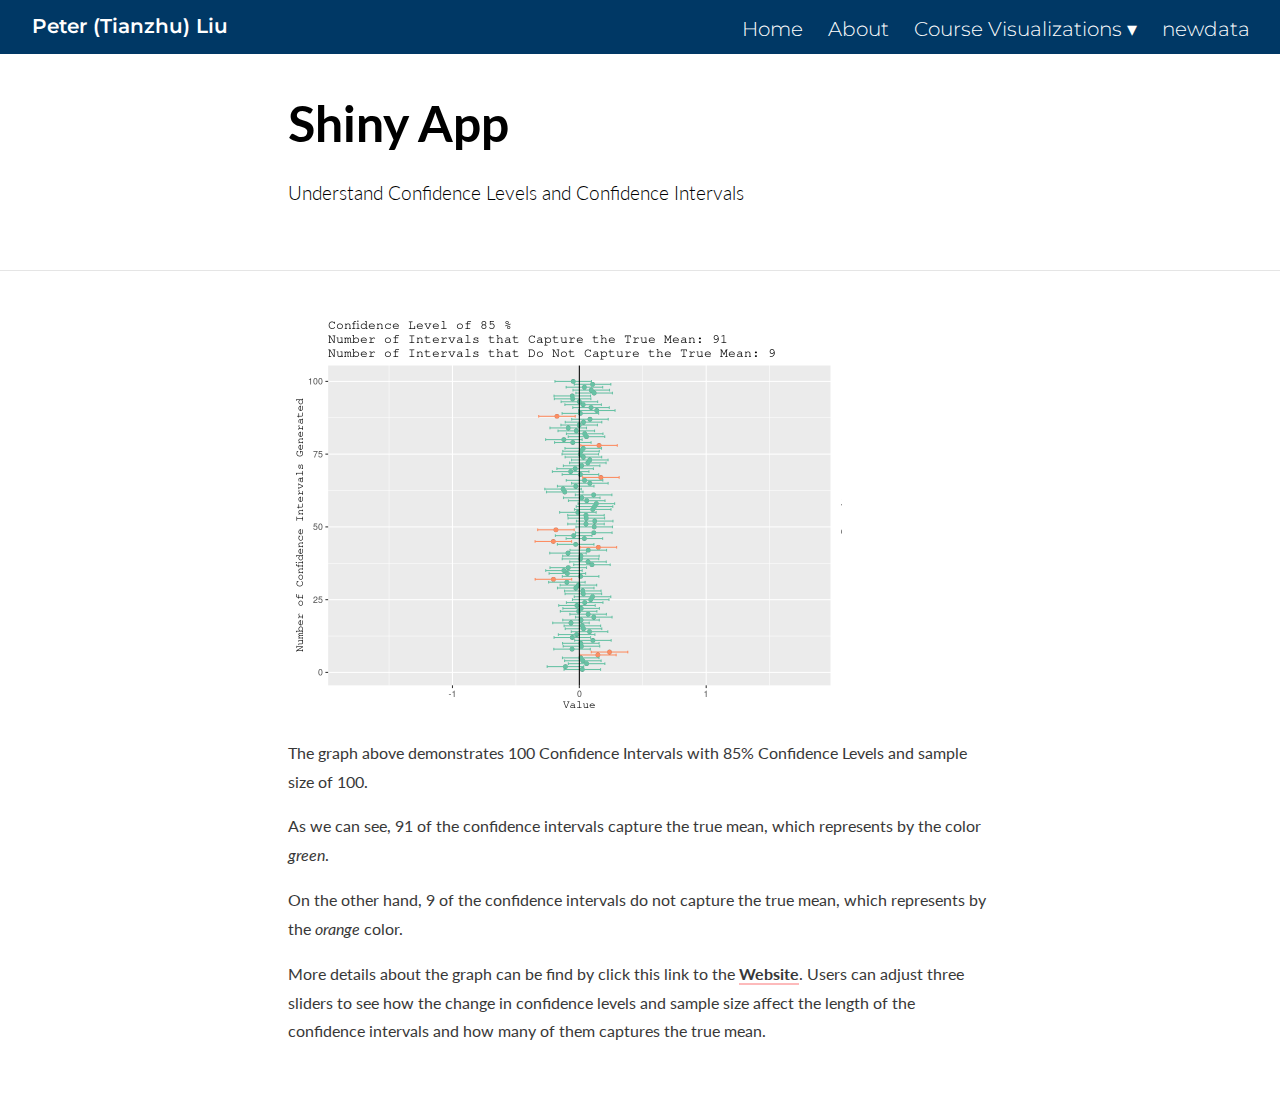
<file: ShinyApp.html>
<!DOCTYPE html>

<html xmlns="http://www.w3.org/1999/xhtml" lang="" xml:lang="">

<head>
  <meta charset="utf-8"/>
  <meta name="viewport" content="width=device-width, initial-scale=1"/>
  <meta http-equiv="X-UA-Compatible" content="IE=Edge,chrome=1"/>
  <meta name="generator" content="distill" />

  <style type="text/css">
  /* Hide doc at startup (prevent jankiness while JS renders/transforms) */
  body {
    visibility: hidden;
  }
  </style>

 <!--radix_placeholder_import_source-->
 <!--/radix_placeholder_import_source-->

<style type="text/css">code{white-space: pre;}</style>
<style type="text/css" data-origin="pandoc">
pre > code.sourceCode { white-space: pre; position: relative; }
pre > code.sourceCode > span { display: inline-block; line-height: 1.25; }
pre > code.sourceCode > span:empty { height: 1.2em; }
.sourceCode { overflow: visible; }
code.sourceCode > span { color: inherit; text-decoration: inherit; }
div.sourceCode { margin: 1em 0; }
pre.sourceCode { margin: 0; }
@media screen {
div.sourceCode { overflow: auto; }
}
@media print {
pre > code.sourceCode { white-space: pre-wrap; }
pre > code.sourceCode > span { text-indent: -5em; padding-left: 5em; }
}
pre.numberSource code
  { counter-reset: source-line 0; }
pre.numberSource code > span
  { position: relative; left: -4em; counter-increment: source-line; }
pre.numberSource code > span > a:first-child::before
  { content: counter(source-line);
    position: relative; left: -1em; text-align: right; vertical-align: baseline;
    border: none; display: inline-block;
    -webkit-touch-callout: none; -webkit-user-select: none;
    -khtml-user-select: none; -moz-user-select: none;
    -ms-user-select: none; user-select: none;
    padding: 0 4px; width: 4em;
    color: #aaaaaa;
  }
pre.numberSource { margin-left: 3em; border-left: 1px solid #aaaaaa;  padding-left: 4px; }
div.sourceCode
  {   }
@media screen {
pre > code.sourceCode > span > a:first-child::before { text-decoration: underline; }
}
code span.al { color: #ad0000; } /* Alert */
code span.an { color: #5e5e5e; } /* Annotation */
code span.at { } /* Attribute */
code span.bn { color: #ad0000; } /* BaseN */
code span.bu { } /* BuiltIn */
code span.cf { color: #007ba5; } /* ControlFlow */
code span.ch { color: #20794d; } /* Char */
code span.cn { color: #8f5902; } /* Constant */
code span.co { color: #5e5e5e; } /* Comment */
code span.cv { color: #5e5e5e; font-style: italic; } /* CommentVar */
code span.do { color: #5e5e5e; font-style: italic; } /* Documentation */
code span.dt { color: #ad0000; } /* DataType */
code span.dv { color: #ad0000; } /* DecVal */
code span.er { color: #ad0000; } /* Error */
code span.ex { } /* Extension */
code span.fl { color: #ad0000; } /* Float */
code span.fu { color: #4758ab; } /* Function */
code span.im { } /* Import */
code span.in { color: #5e5e5e; } /* Information */
code span.kw { color: #007ba5; } /* Keyword */
code span.op { color: #5e5e5e; } /* Operator */
code span.ot { color: #007ba5; } /* Other */
code span.pp { color: #ad0000; } /* Preprocessor */
code span.sc { color: #5e5e5e; } /* SpecialChar */
code span.ss { color: #20794d; } /* SpecialString */
code span.st { color: #20794d; } /* String */
code span.va { color: #111111; } /* Variable */
code span.vs { color: #20794d; } /* VerbatimString */
code span.wa { color: #5e5e5e; font-style: italic; } /* Warning */
</style>


  <!--radix_placeholder_meta_tags-->
  <title>Peter (Tianzhu) Liu: Shiny App</title>

  <meta property="description" itemprop="description" content="Understand Confidence Levels and Confidence Intervals"/>



  <!--  https://developers.facebook.com/docs/sharing/webmasters#markup -->
  <meta property="og:title" content="Peter (Tianzhu) Liu: Shiny App"/>
  <meta property="og:type" content="article"/>
  <meta property="og:description" content="Understand Confidence Levels and Confidence Intervals"/>
  <meta property="og:locale" content="en_US"/>
  <meta property="og:site_name" content="Peter (Tianzhu) Liu"/>

  <!--  https://dev.twitter.com/cards/types/summary -->
  <meta property="twitter:card" content="summary"/>
  <meta property="twitter:title" content="Peter (Tianzhu) Liu: Shiny App"/>
  <meta property="twitter:description" content="Understand Confidence Levels and Confidence Intervals"/>

  <!--/radix_placeholder_meta_tags-->
  <!--radix_placeholder_rmarkdown_metadata-->

  <script type="text/json" id="radix-rmarkdown-metadata">
  {"type":"list","attributes":{"names":{"type":"character","attributes":{},"value":["title","name","description","links"]}},"value":[{"type":"character","attributes":{},"value":["Shiny App"]},{"type":"character","attributes":{},"value":["ShinyApp"]},{"type":"character","attributes":{},"value":["Understand Confidence Levels and Confidence Intervals\n"]},{"type":"list","attributes":{},"value":[{"type":"list","attributes":{"names":{"type":"character","attributes":{},"value":["label","url"]}},"value":[{"type":"character","attributes":{},"value":["ShinyApp"]},{"type":"character","attributes":{},"value":["https://rconnect.bucknell.edu/content/d99a79a6-2b68-42fa-a948-a58fbe07b00b"]}]}]}]}
  </script>
  <!--/radix_placeholder_rmarkdown_metadata-->
  <!--radix_placeholder_navigation_in_header-->
  <meta name="distill:offset" content=""/>

  <script type="application/javascript">

    window.headroom_prevent_pin = false;

    window.document.addEventListener("DOMContentLoaded", function (event) {

      // initialize headroom for banner
      var header = $('header').get(0);
      var headerHeight = header.offsetHeight;
      var headroom = new Headroom(header, {
        tolerance: 5,
        onPin : function() {
          if (window.headroom_prevent_pin) {
            window.headroom_prevent_pin = false;
            headroom.unpin();
          }
        }
      });
      headroom.init();
      if(window.location.hash)
        headroom.unpin();
      $(header).addClass('headroom--transition');

      // offset scroll location for banner on hash change
      // (see: https://github.com/WickyNilliams/headroom.js/issues/38)
      window.addEventListener("hashchange", function(event) {
        window.scrollTo(0, window.pageYOffset - (headerHeight + 25));
      });

      // responsive menu
      $('.distill-site-header').each(function(i, val) {
        var topnav = $(this);
        var toggle = topnav.find('.nav-toggle');
        toggle.on('click', function() {
          topnav.toggleClass('responsive');
        });
      });

      // nav dropdowns
      $('.nav-dropbtn').click(function(e) {
        $(this).next('.nav-dropdown-content').toggleClass('nav-dropdown-active');
        $(this).parent().siblings('.nav-dropdown')
           .children('.nav-dropdown-content').removeClass('nav-dropdown-active');
      });
      $("body").click(function(e){
        $('.nav-dropdown-content').removeClass('nav-dropdown-active');
      });
      $(".nav-dropdown").click(function(e){
        e.stopPropagation();
      });
    });
  </script>

  <style type="text/css">

  /* Theme (user-documented overrideables for nav appearance) */

  .distill-site-nav {
    color: rgba(255, 255, 255, 0.8);
    background-color: #0F2E3D;
    font-size: 15px;
    font-weight: 300;
  }

  .distill-site-nav a {
    color: inherit;
    text-decoration: none;
  }

  .distill-site-nav a:hover {
    color: white;
  }

  @media print {
    .distill-site-nav {
      display: none;
    }
  }

  .distill-site-header {

  }

  .distill-site-footer {

  }


  /* Site Header */

  .distill-site-header {
    width: 100%;
    box-sizing: border-box;
    z-index: 3;
  }

  .distill-site-header .nav-left {
    display: inline-block;
    margin-left: 8px;
  }

  @media screen and (max-width: 768px) {
    .distill-site-header .nav-left {
      margin-left: 0;
    }
  }


  .distill-site-header .nav-right {
    float: right;
    margin-right: 8px;
  }

  .distill-site-header a,
  .distill-site-header .title {
    display: inline-block;
    text-align: center;
    padding: 14px 10px 14px 10px;
  }

  .distill-site-header .title {
    font-size: 18px;
    min-width: 150px;
  }

  .distill-site-header .logo {
    padding: 0;
  }

  .distill-site-header .logo img {
    display: none;
    max-height: 20px;
    width: auto;
    margin-bottom: -4px;
  }

  .distill-site-header .nav-image img {
    max-height: 18px;
    width: auto;
    display: inline-block;
    margin-bottom: -3px;
  }



  @media screen and (min-width: 1000px) {
    .distill-site-header .logo img {
      display: inline-block;
    }
    .distill-site-header .nav-left {
      margin-left: 20px;
    }
    .distill-site-header .nav-right {
      margin-right: 20px;
    }
    .distill-site-header .title {
      padding-left: 12px;
    }
  }


  .distill-site-header .nav-toggle {
    display: none;
  }

  .nav-dropdown {
    display: inline-block;
    position: relative;
  }

  .nav-dropdown .nav-dropbtn {
    border: none;
    outline: none;
    color: rgba(255, 255, 255, 0.8);
    padding: 16px 10px;
    background-color: transparent;
    font-family: inherit;
    font-size: inherit;
    font-weight: inherit;
    margin: 0;
    margin-top: 1px;
    z-index: 2;
  }

  .nav-dropdown-content {
    display: none;
    position: absolute;
    background-color: white;
    min-width: 200px;
    border: 1px solid rgba(0,0,0,0.15);
    border-radius: 4px;
    box-shadow: 0px 8px 16px 0px rgba(0,0,0,0.1);
    z-index: 1;
    margin-top: 2px;
    white-space: nowrap;
    padding-top: 4px;
    padding-bottom: 4px;
  }

  .nav-dropdown-content hr {
    margin-top: 4px;
    margin-bottom: 4px;
    border: none;
    border-bottom: 1px solid rgba(0, 0, 0, 0.1);
  }

  .nav-dropdown-active {
    display: block;
  }

  .nav-dropdown-content a, .nav-dropdown-content .nav-dropdown-header {
    color: black;
    padding: 6px 24px;
    text-decoration: none;
    display: block;
    text-align: left;
  }

  .nav-dropdown-content .nav-dropdown-header {
    display: block;
    padding: 5px 24px;
    padding-bottom: 0;
    text-transform: uppercase;
    font-size: 14px;
    color: #999999;
    white-space: nowrap;
  }

  .nav-dropdown:hover .nav-dropbtn {
    color: white;
  }

  .nav-dropdown-content a:hover {
    background-color: #ddd;
    color: black;
  }

  .nav-right .nav-dropdown-content {
    margin-left: -45%;
    right: 0;
  }

  @media screen and (max-width: 768px) {
    .distill-site-header a, .distill-site-header .nav-dropdown  {display: none;}
    .distill-site-header a.nav-toggle {
      float: right;
      display: block;
    }
    .distill-site-header .title {
      margin-left: 0;
    }
    .distill-site-header .nav-right {
      margin-right: 0;
    }
    .distill-site-header {
      overflow: hidden;
    }
    .nav-right .nav-dropdown-content {
      margin-left: 0;
    }
  }


  @media screen and (max-width: 768px) {
    .distill-site-header.responsive {position: relative; min-height: 500px; }
    .distill-site-header.responsive a.nav-toggle {
      position: absolute;
      right: 0;
      top: 0;
    }
    .distill-site-header.responsive a,
    .distill-site-header.responsive .nav-dropdown {
      display: block;
      text-align: left;
    }
    .distill-site-header.responsive .nav-left,
    .distill-site-header.responsive .nav-right {
      width: 100%;
    }
    .distill-site-header.responsive .nav-dropdown {float: none;}
    .distill-site-header.responsive .nav-dropdown-content {position: relative;}
    .distill-site-header.responsive .nav-dropdown .nav-dropbtn {
      display: block;
      width: 100%;
      text-align: left;
    }
  }

  /* Site Footer */

  .distill-site-footer {
    width: 100%;
    overflow: hidden;
    box-sizing: border-box;
    z-index: 3;
    margin-top: 30px;
    padding-top: 30px;
    padding-bottom: 30px;
    text-align: center;
  }

  /* Headroom */

  d-title {
    padding-top: 6rem;
  }

  @media print {
    d-title {
      padding-top: 4rem;
    }
  }

  .headroom {
    z-index: 1000;
    position: fixed;
    top: 0;
    left: 0;
    right: 0;
  }

  .headroom--transition {
    transition: all .4s ease-in-out;
  }

  .headroom--unpinned {
    top: -100px;
  }

  .headroom--pinned {
    top: 0;
  }

  /* adjust viewport for navbar height */
  /* helps vertically center bootstrap (non-distill) content */
  .min-vh-100 {
    min-height: calc(100vh - 100px) !important;
  }

  </style>

  <script src="site_libs/jquery-3.6.0/jquery-3.6.0.min.js"></script>
  <link href="site_libs/font-awesome-5.1.0/css/all.css" rel="stylesheet"/>
  <link href="site_libs/font-awesome-5.1.0/css/v4-shims.css" rel="stylesheet"/>
  <script src="site_libs/headroom-0.9.4/headroom.min.js"></script>
  <script src="site_libs/autocomplete-0.37.1/autocomplete.min.js"></script>
  <script src="site_libs/fuse-6.4.1/fuse.min.js"></script>

  <script type="application/javascript">

  function getMeta(metaName) {
    var metas = document.getElementsByTagName('meta');
    for (let i = 0; i < metas.length; i++) {
      if (metas[i].getAttribute('name') === metaName) {
        return metas[i].getAttribute('content');
      }
    }
    return '';
  }

  function offsetURL(url) {
    var offset = getMeta('distill:offset');
    return offset ? offset + '/' + url : url;
  }

  function createFuseIndex() {

    // create fuse index
    var options = {
      keys: [
        { name: 'title', weight: 20 },
        { name: 'categories', weight: 15 },
        { name: 'description', weight: 10 },
        { name: 'contents', weight: 5 },
      ],
      ignoreLocation: true,
      threshold: 0
    };
    var fuse = new window.Fuse([], options);

    // fetch the main search.json
    return fetch(offsetURL('search.json'))
      .then(function(response) {
        if (response.status == 200) {
          return response.json().then(function(json) {
            // index main articles
            json.articles.forEach(function(article) {
              fuse.add(article);
            });
            // download collections and index their articles
            return Promise.all(json.collections.map(function(collection) {
              return fetch(offsetURL(collection)).then(function(response) {
                if (response.status === 200) {
                  return response.json().then(function(articles) {
                    articles.forEach(function(article) {
                      fuse.add(article);
                    });
                  })
                } else {
                  return Promise.reject(
                    new Error('Unexpected status from search index request: ' +
                              response.status)
                  );
                }
              });
            })).then(function() {
              return fuse;
            });
          });

        } else {
          return Promise.reject(
            new Error('Unexpected status from search index request: ' +
                        response.status)
          );
        }
      });
  }

  window.document.addEventListener("DOMContentLoaded", function (event) {

    // get search element (bail if we don't have one)
    var searchEl = window.document.getElementById('distill-search');
    if (!searchEl)
      return;

    createFuseIndex()
      .then(function(fuse) {

        // make search box visible
        searchEl.classList.remove('hidden');

        // initialize autocomplete
        var options = {
          autoselect: true,
          hint: false,
          minLength: 2,
        };
        window.autocomplete(searchEl, options, [{
          source: function(query, callback) {
            const searchOptions = {
              isCaseSensitive: false,
              shouldSort: true,
              minMatchCharLength: 2,
              limit: 10,
            };
            var results = fuse.search(query, searchOptions);
            callback(results
              .map(function(result) { return result.item; })
            );
          },
          templates: {
            suggestion: function(suggestion) {
              var img = suggestion.preview && Object.keys(suggestion.preview).length > 0
                ? `<img src="${offsetURL(suggestion.preview)}"</img>`
                : '';
              var html = `
                <div class="search-item">
                  <h3>${suggestion.title}</h3>
                  <div class="search-item-description">
                    ${suggestion.description || ''}
                  </div>
                  <div class="search-item-preview">
                    ${img}
                  </div>
                </div>
              `;
              return html;
            }
          }
        }]).on('autocomplete:selected', function(event, suggestion) {
          window.location.href = offsetURL(suggestion.path);
        });
        // remove inline display style on autocompleter (we want to
        // manage responsive display via css)
        $('.algolia-autocomplete').css("display", "");
      })
      .catch(function(error) {
        console.log(error);
      });

  });

  </script>

  <style type="text/css">

  .nav-search {
    font-size: x-small;
  }

  /* Algolioa Autocomplete */

  .algolia-autocomplete {
    display: inline-block;
    margin-left: 10px;
    vertical-align: sub;
    background-color: white;
    color: black;
    padding: 6px;
    padding-top: 8px;
    padding-bottom: 0;
    border-radius: 6px;
    border: 1px #0F2E3D solid;
    width: 180px;
  }


  @media screen and (max-width: 768px) {
    .distill-site-nav .algolia-autocomplete {
      display: none;
      visibility: hidden;
    }
    .distill-site-nav.responsive .algolia-autocomplete {
      display: inline-block;
      visibility: visible;
    }
    .distill-site-nav.responsive .algolia-autocomplete .aa-dropdown-menu {
      margin-left: 0;
      width: 400px;
      max-height: 400px;
    }
  }

  .algolia-autocomplete .aa-input, .algolia-autocomplete .aa-hint {
    width: 90%;
    outline: none;
    border: none;
  }

  .algolia-autocomplete .aa-hint {
    color: #999;
  }
  .algolia-autocomplete .aa-dropdown-menu {
    width: 550px;
    max-height: 70vh;
    overflow-x: visible;
    overflow-y: scroll;
    padding: 5px;
    margin-top: 3px;
    margin-left: -150px;
    background-color: #fff;
    border-radius: 5px;
    border: 1px solid #999;
    border-top: none;
  }

  .algolia-autocomplete .aa-dropdown-menu .aa-suggestion {
    cursor: pointer;
    padding: 5px 4px;
    border-bottom: 1px solid #eee;
  }

  .algolia-autocomplete .aa-dropdown-menu .aa-suggestion:last-of-type {
    border-bottom: none;
    margin-bottom: 2px;
  }

  .algolia-autocomplete .aa-dropdown-menu .aa-suggestion .search-item {
    overflow: hidden;
    font-size: 0.8em;
    line-height: 1.4em;
  }

  .algolia-autocomplete .aa-dropdown-menu .aa-suggestion .search-item h3 {
    font-size: 1rem;
    margin-block-start: 0;
    margin-block-end: 5px;
  }

  .algolia-autocomplete .aa-dropdown-menu .aa-suggestion .search-item-description {
    display: inline-block;
    overflow: hidden;
    height: 2.8em;
    width: 80%;
    margin-right: 4%;
  }

  .algolia-autocomplete .aa-dropdown-menu .aa-suggestion .search-item-preview {
    display: inline-block;
    width: 15%;
  }

  .algolia-autocomplete .aa-dropdown-menu .aa-suggestion .search-item-preview img {
    height: 3em;
    width: auto;
    display: none;
  }

  .algolia-autocomplete .aa-dropdown-menu .aa-suggestion .search-item-preview img[src] {
    display: initial;
  }

  .algolia-autocomplete .aa-dropdown-menu .aa-suggestion.aa-cursor {
    background-color: #eee;
  }
  .algolia-autocomplete .aa-dropdown-menu .aa-suggestion em {
    font-weight: bold;
    font-style: normal;
  }

  </style>


  <!--/radix_placeholder_navigation_in_header-->
  <!--radix_placeholder_distill-->

  <style type="text/css">

  body {
    background-color: white;
  }

  .pandoc-table {
    width: 100%;
  }

  .pandoc-table>caption {
    margin-bottom: 10px;
  }

  .pandoc-table th:not([align]) {
    text-align: left;
  }

  .pagedtable-footer {
    font-size: 15px;
  }

  d-byline .byline {
    grid-template-columns: 2fr 2fr;
  }

  d-byline .byline h3 {
    margin-block-start: 1.5em;
  }

  d-byline .byline .authors-affiliations h3 {
    margin-block-start: 0.5em;
  }

  .authors-affiliations .orcid-id {
    width: 16px;
    height:16px;
    margin-left: 4px;
    margin-right: 4px;
    vertical-align: middle;
    padding-bottom: 2px;
  }

  d-title .dt-tags {
    margin-top: 1em;
    grid-column: text;
  }

  .dt-tags .dt-tag {
    text-decoration: none;
    display: inline-block;
    color: rgba(0,0,0,0.6);
    padding: 0em 0.4em;
    margin-right: 0.5em;
    margin-bottom: 0.4em;
    font-size: 70%;
    border: 1px solid rgba(0,0,0,0.2);
    border-radius: 3px;
    text-transform: uppercase;
    font-weight: 500;
  }

  d-article table.gt_table td,
  d-article table.gt_table th {
    border-bottom: none;
  }

  .html-widget {
    margin-bottom: 2.0em;
  }

  .l-screen-inset {
    padding-right: 16px;
  }

  .l-screen .caption {
    margin-left: 10px;
  }

  .shaded {
    background: rgb(247, 247, 247);
    padding-top: 20px;
    padding-bottom: 20px;
    border-top: 1px solid rgba(0, 0, 0, 0.1);
    border-bottom: 1px solid rgba(0, 0, 0, 0.1);
  }

  .shaded .html-widget {
    margin-bottom: 0;
    border: 1px solid rgba(0, 0, 0, 0.1);
  }

  .shaded .shaded-content {
    background: white;
  }

  .text-output {
    margin-top: 0;
    line-height: 1.5em;
  }

  .hidden {
    display: none !important;
  }

  d-article {
    padding-top: 2.5rem;
    padding-bottom: 30px;
  }

  d-appendix {
    padding-top: 30px;
  }

  d-article>p>img {
    width: 100%;
  }

  d-article h2 {
    margin: 1rem 0 1.5rem 0;
  }

  d-article h3 {
    margin-top: 1.5rem;
  }

  d-article iframe {
    border: 1px solid rgba(0, 0, 0, 0.1);
    margin-bottom: 2.0em;
    width: 100%;
  }

  /* Tweak code blocks */

  d-article div.sourceCode code,
  d-article pre code {
    font-family: Consolas, Monaco, 'Andale Mono', 'Ubuntu Mono', monospace;
  }

  d-article pre,
  d-article div.sourceCode,
  d-article div.sourceCode pre {
    overflow: auto;
  }

  d-article div.sourceCode {
    background-color: white;
  }

  d-article div.sourceCode pre {
    padding-left: 10px;
    font-size: 12px;
    border-left: 2px solid rgba(0,0,0,0.1);
  }

  d-article pre {
    font-size: 12px;
    color: black;
    background: none;
    margin-top: 0;
    text-align: left;
    white-space: pre;
    word-spacing: normal;
    word-break: normal;
    word-wrap: normal;
    line-height: 1.5;

    -moz-tab-size: 4;
    -o-tab-size: 4;
    tab-size: 4;

    -webkit-hyphens: none;
    -moz-hyphens: none;
    -ms-hyphens: none;
    hyphens: none;
  }

  d-article pre a {
    border-bottom: none;
  }

  d-article pre a:hover {
    border-bottom: none;
    text-decoration: underline;
  }

  d-article details {
    grid-column: text;
    margin-bottom: 0.8em;
  }

  @media(min-width: 768px) {

  d-article pre,
  d-article div.sourceCode,
  d-article div.sourceCode pre {
    overflow: visible !important;
  }

  d-article div.sourceCode pre {
    padding-left: 18px;
    font-size: 14px;
  }

  d-article pre {
    font-size: 14px;
  }

  }

  figure img.external {
    background: white;
    border: 1px solid rgba(0, 0, 0, 0.1);
    box-shadow: 0 1px 8px rgba(0, 0, 0, 0.1);
    padding: 18px;
    box-sizing: border-box;
  }

  /* CSS for d-contents */

  .d-contents {
    grid-column: text;
    color: rgba(0,0,0,0.8);
    font-size: 0.9em;
    padding-bottom: 1em;
    margin-bottom: 1em;
    padding-bottom: 0.5em;
    margin-bottom: 1em;
    padding-left: 0.25em;
    justify-self: start;
  }

  @media(min-width: 1000px) {
    .d-contents.d-contents-float {
      height: 0;
      grid-column-start: 1;
      grid-column-end: 4;
      justify-self: center;
      padding-right: 3em;
      padding-left: 2em;
    }
  }

  .d-contents nav h3 {
    font-size: 18px;
    margin-top: 0;
    margin-bottom: 1em;
  }

  .d-contents li {
    list-style-type: none
  }

  .d-contents nav > ul {
    padding-left: 0;
  }

  .d-contents ul {
    padding-left: 1em
  }

  .d-contents nav ul li {
    margin-top: 0.6em;
    margin-bottom: 0.2em;
  }

  .d-contents nav a {
    font-size: 13px;
    border-bottom: none;
    text-decoration: none
    color: rgba(0, 0, 0, 0.8);
  }

  .d-contents nav a:hover {
    text-decoration: underline solid rgba(0, 0, 0, 0.6)
  }

  .d-contents nav > ul > li > a {
    font-weight: 600;
  }

  .d-contents nav > ul > li > ul {
    font-weight: inherit;
  }

  .d-contents nav > ul > li > ul > li {
    margin-top: 0.2em;
  }


  .d-contents nav ul {
    margin-top: 0;
    margin-bottom: 0.25em;
  }

  .d-article-with-toc h2:nth-child(2) {
    margin-top: 0;
  }


  /* Figure */

  .figure {
    position: relative;
    margin-bottom: 2.5em;
    margin-top: 1.5em;
  }

  .figure img {
    width: 100%;
  }

  .figure .caption {
    color: rgba(0, 0, 0, 0.6);
    font-size: 12px;
    line-height: 1.5em;
  }

  .figure img.external {
    background: white;
    border: 1px solid rgba(0, 0, 0, 0.1);
    box-shadow: 0 1px 8px rgba(0, 0, 0, 0.1);
    padding: 18px;
    box-sizing: border-box;
  }

  .figure .caption a {
    color: rgba(0, 0, 0, 0.6);
  }

  .figure .caption b,
  .figure .caption strong, {
    font-weight: 600;
    color: rgba(0, 0, 0, 1.0);
  }

  /* Citations */

  d-article .citation {
    color: inherit;
    cursor: inherit;
  }

  div.hanging-indent{
    margin-left: 1em; text-indent: -1em;
  }

  /* Citation hover box */

  .tippy-box[data-theme~=light-border] {
    background-color: rgba(250, 250, 250, 0.95);
  }

  .tippy-content > p {
    margin-bottom: 0;
    padding: 2px;
  }


  /* Tweak 1000px media break to show more text */

  @media(min-width: 1000px) {
    .base-grid,
    distill-header,
    d-title,
    d-abstract,
    d-article,
    d-appendix,
    distill-appendix,
    d-byline,
    d-footnote-list,
    d-citation-list,
    distill-footer {
      grid-template-columns: [screen-start] 1fr [page-start kicker-start] 80px [middle-start] 50px [text-start kicker-end] 65px 65px 65px 65px 65px 65px 65px 65px [text-end gutter-start] 65px [middle-end] 65px [page-end gutter-end] 1fr [screen-end];
      grid-column-gap: 16px;
    }

    .grid {
      grid-column-gap: 16px;
    }

    d-article {
      font-size: 1.06rem;
      line-height: 1.7em;
    }
    figure .caption, .figure .caption, figure figcaption {
      font-size: 13px;
    }
  }

  @media(min-width: 1180px) {
    .base-grid,
    distill-header,
    d-title,
    d-abstract,
    d-article,
    d-appendix,
    distill-appendix,
    d-byline,
    d-footnote-list,
    d-citation-list,
    distill-footer {
      grid-template-columns: [screen-start] 1fr [page-start kicker-start] 60px [middle-start] 60px [text-start kicker-end] 60px 60px 60px 60px 60px 60px 60px 60px [text-end gutter-start] 60px [middle-end] 60px [page-end gutter-end] 1fr [screen-end];
      grid-column-gap: 32px;
    }

    .grid {
      grid-column-gap: 32px;
    }
  }


  /* Get the citation styles for the appendix (not auto-injected on render since
     we do our own rendering of the citation appendix) */

  d-appendix .citation-appendix,
  .d-appendix .citation-appendix {
    font-size: 11px;
    line-height: 15px;
    border-left: 1px solid rgba(0, 0, 0, 0.1);
    padding-left: 18px;
    border: 1px solid rgba(0,0,0,0.1);
    background: rgba(0, 0, 0, 0.02);
    padding: 10px 18px;
    border-radius: 3px;
    color: rgba(150, 150, 150, 1);
    overflow: hidden;
    margin-top: -12px;
    white-space: pre-wrap;
    word-wrap: break-word;
  }

  /* Include appendix styles here so they can be overridden */

  d-appendix {
    contain: layout style;
    font-size: 0.8em;
    line-height: 1.7em;
    margin-top: 60px;
    margin-bottom: 0;
    border-top: 1px solid rgba(0, 0, 0, 0.1);
    color: rgba(0,0,0,0.5);
    padding-top: 60px;
    padding-bottom: 48px;
  }

  d-appendix h3 {
    grid-column: page-start / text-start;
    font-size: 15px;
    font-weight: 500;
    margin-top: 1em;
    margin-bottom: 0;
    color: rgba(0,0,0,0.65);
  }

  d-appendix h3 + * {
    margin-top: 1em;
  }

  d-appendix ol {
    padding: 0 0 0 15px;
  }

  @media (min-width: 768px) {
    d-appendix ol {
      padding: 0 0 0 30px;
      margin-left: -30px;
    }
  }

  d-appendix li {
    margin-bottom: 1em;
  }

  d-appendix a {
    color: rgba(0, 0, 0, 0.6);
  }

  d-appendix > * {
    grid-column: text;
  }

  d-appendix > d-footnote-list,
  d-appendix > d-citation-list,
  d-appendix > distill-appendix {
    grid-column: screen;
  }

  /* Include footnote styles here so they can be overridden */

  d-footnote-list {
    contain: layout style;
  }

  d-footnote-list > * {
    grid-column: text;
  }

  d-footnote-list a.footnote-backlink {
    color: rgba(0,0,0,0.3);
    padding-left: 0.5em;
  }



  /* Anchor.js */

  .anchorjs-link {
    /*transition: all .25s linear; */
    text-decoration: none;
    border-bottom: none;
  }
  *:hover > .anchorjs-link {
    margin-left: -1.125em !important;
    text-decoration: none;
    border-bottom: none;
  }

  /* Social footer */

  .social_footer {
    margin-top: 30px;
    margin-bottom: 0;
    color: rgba(0,0,0,0.67);
  }

  .disqus-comments {
    margin-right: 30px;
  }

  .disqus-comment-count {
    border-bottom: 1px solid rgba(0, 0, 0, 0.4);
    cursor: pointer;
  }

  #disqus_thread {
    margin-top: 30px;
  }

  .article-sharing a {
    border-bottom: none;
    margin-right: 8px;
  }

  .article-sharing a:hover {
    border-bottom: none;
  }

  .sidebar-section.subscribe {
    font-size: 12px;
    line-height: 1.6em;
  }

  .subscribe p {
    margin-bottom: 0.5em;
  }


  .article-footer .subscribe {
    font-size: 15px;
    margin-top: 45px;
  }


  .sidebar-section.custom {
    font-size: 12px;
    line-height: 1.6em;
  }

  .custom p {
    margin-bottom: 0.5em;
  }

  /* Styles for listing layout (hide title) */
  .layout-listing d-title, .layout-listing .d-title {
    display: none;
  }

  /* Styles for posts lists (not auto-injected) */


  .posts-with-sidebar {
    padding-left: 45px;
    padding-right: 45px;
  }

  .posts-list .description h2,
  .posts-list .description p {
    font-family: -apple-system, BlinkMacSystemFont, "Segoe UI", Roboto, Oxygen, Ubuntu, Cantarell, "Fira Sans", "Droid Sans", "Helvetica Neue", Arial, sans-serif;
  }

  .posts-list .description h2 {
    font-weight: 700;
    border-bottom: none;
    padding-bottom: 0;
  }

  .posts-list h2.post-tag {
    border-bottom: 1px solid rgba(0, 0, 0, 0.2);
    padding-bottom: 12px;
  }
  .posts-list {
    margin-top: 60px;
    margin-bottom: 24px;
  }

  .posts-list .post-preview {
    text-decoration: none;
    overflow: hidden;
    display: block;
    border-bottom: 1px solid rgba(0, 0, 0, 0.1);
    padding: 24px 0;
  }

  .post-preview-last {
    border-bottom: none !important;
  }

  .posts-list .posts-list-caption {
    grid-column: screen;
    font-weight: 400;
  }

  .posts-list .post-preview h2 {
    margin: 0 0 6px 0;
    line-height: 1.2em;
    font-style: normal;
    font-size: 24px;
  }

  .posts-list .post-preview p {
    margin: 0 0 12px 0;
    line-height: 1.4em;
    font-size: 16px;
  }

  .posts-list .post-preview .thumbnail {
    box-sizing: border-box;
    margin-bottom: 24px;
    position: relative;
    max-width: 500px;
  }
  .posts-list .post-preview img {
    width: 100%;
    display: block;
  }

  .posts-list .metadata {
    font-size: 12px;
    line-height: 1.4em;
    margin-bottom: 18px;
  }

  .posts-list .metadata > * {
    display: inline-block;
  }

  .posts-list .metadata .publishedDate {
    margin-right: 2em;
  }

  .posts-list .metadata .dt-authors {
    display: block;
    margin-top: 0.3em;
    margin-right: 2em;
  }

  .posts-list .dt-tags {
    display: block;
    line-height: 1em;
  }

  .posts-list .dt-tags .dt-tag {
    display: inline-block;
    color: rgba(0,0,0,0.6);
    padding: 0.3em 0.4em;
    margin-right: 0.2em;
    margin-bottom: 0.4em;
    font-size: 60%;
    border: 1px solid rgba(0,0,0,0.2);
    border-radius: 3px;
    text-transform: uppercase;
    font-weight: 500;
  }

  .posts-list img {
    opacity: 1;
  }

  .posts-list img[data-src] {
    opacity: 0;
  }

  .posts-more {
    clear: both;
  }


  .posts-sidebar {
    font-size: 16px;
  }

  .posts-sidebar h3 {
    font-size: 16px;
    margin-top: 0;
    margin-bottom: 0.5em;
    font-weight: 400;
    text-transform: uppercase;
  }

  .sidebar-section {
    margin-bottom: 30px;
  }

  .categories ul {
    list-style-type: none;
    margin: 0;
    padding: 0;
  }

  .categories li {
    color: rgba(0, 0, 0, 0.8);
    margin-bottom: 0;
  }

  .categories li>a {
    border-bottom: none;
  }

  .categories li>a:hover {
    border-bottom: 1px solid rgba(0, 0, 0, 0.4);
  }

  .categories .active {
    font-weight: 600;
  }

  .categories .category-count {
    color: rgba(0, 0, 0, 0.4);
  }


  @media(min-width: 768px) {
    .posts-list .post-preview h2 {
      font-size: 26px;
    }
    .posts-list .post-preview .thumbnail {
      float: right;
      width: 30%;
      margin-bottom: 0;
    }
    .posts-list .post-preview .description {
      float: left;
      width: 45%;
    }
    .posts-list .post-preview .metadata {
      float: left;
      width: 20%;
      margin-top: 8px;
    }
    .posts-list .post-preview p {
      margin: 0 0 12px 0;
      line-height: 1.5em;
      font-size: 16px;
    }
    .posts-with-sidebar .posts-list {
      float: left;
      width: 75%;
    }
    .posts-with-sidebar .posts-sidebar {
      float: right;
      width: 20%;
      margin-top: 60px;
      padding-top: 24px;
      padding-bottom: 24px;
    }
  }


  /* Improve display for browsers without grid (IE/Edge <= 15) */

  .downlevel {
    line-height: 1.6em;
    font-family: -apple-system, BlinkMacSystemFont, "Segoe UI", Roboto, Oxygen, Ubuntu, Cantarell, "Fira Sans", "Droid Sans", "Helvetica Neue", Arial, sans-serif;
    margin: 0;
  }

  .downlevel .d-title {
    padding-top: 6rem;
    padding-bottom: 1.5rem;
  }

  .downlevel .d-title h1 {
    font-size: 50px;
    font-weight: 700;
    line-height: 1.1em;
    margin: 0 0 0.5rem;
  }

  .downlevel .d-title p {
    font-weight: 300;
    font-size: 1.2rem;
    line-height: 1.55em;
    margin-top: 0;
  }

  .downlevel .d-byline {
    padding-top: 0.8em;
    padding-bottom: 0.8em;
    font-size: 0.8rem;
    line-height: 1.8em;
  }

  .downlevel .section-separator {
    border: none;
    border-top: 1px solid rgba(0, 0, 0, 0.1);
  }

  .downlevel .d-article {
    font-size: 1.06rem;
    line-height: 1.7em;
    padding-top: 1rem;
    padding-bottom: 2rem;
  }


  .downlevel .d-appendix {
    padding-left: 0;
    padding-right: 0;
    max-width: none;
    font-size: 0.8em;
    line-height: 1.7em;
    margin-bottom: 0;
    color: rgba(0,0,0,0.5);
    padding-top: 40px;
    padding-bottom: 48px;
  }

  .downlevel .footnotes ol {
    padding-left: 13px;
  }

  .downlevel .base-grid,
  .downlevel .distill-header,
  .downlevel .d-title,
  .downlevel .d-abstract,
  .downlevel .d-article,
  .downlevel .d-appendix,
  .downlevel .distill-appendix,
  .downlevel .d-byline,
  .downlevel .d-footnote-list,
  .downlevel .d-citation-list,
  .downlevel .distill-footer,
  .downlevel .appendix-bottom,
  .downlevel .posts-container {
    padding-left: 40px;
    padding-right: 40px;
  }

  @media(min-width: 768px) {
    .downlevel .base-grid,
    .downlevel .distill-header,
    .downlevel .d-title,
    .downlevel .d-abstract,
    .downlevel .d-article,
    .downlevel .d-appendix,
    .downlevel .distill-appendix,
    .downlevel .d-byline,
    .downlevel .d-footnote-list,
    .downlevel .d-citation-list,
    .downlevel .distill-footer,
    .downlevel .appendix-bottom,
    .downlevel .posts-container {
    padding-left: 150px;
    padding-right: 150px;
    max-width: 900px;
  }
  }

  .downlevel pre code {
    display: block;
    border-left: 2px solid rgba(0, 0, 0, .1);
    padding: 0 0 0 20px;
    font-size: 14px;
  }

  .downlevel code, .downlevel pre {
    color: black;
    background: none;
    font-family: Consolas, Monaco, 'Andale Mono', 'Ubuntu Mono', monospace;
    text-align: left;
    white-space: pre;
    word-spacing: normal;
    word-break: normal;
    word-wrap: normal;
    line-height: 1.5;

    -moz-tab-size: 4;
    -o-tab-size: 4;
    tab-size: 4;

    -webkit-hyphens: none;
    -moz-hyphens: none;
    -ms-hyphens: none;
    hyphens: none;
  }

  .downlevel .posts-list .post-preview {
    color: inherit;
  }



  </style>

  <script type="application/javascript">

  function is_downlevel_browser() {
    if (bowser.isUnsupportedBrowser({ msie: "12", msedge: "16"},
                                   window.navigator.userAgent)) {
      return true;
    } else {
      return window.load_distill_framework === undefined;
    }
  }

  // show body when load is complete
  function on_load_complete() {

    // add anchors
    if (window.anchors) {
      window.anchors.options.placement = 'left';
      window.anchors.add('d-article > h2, d-article > h3, d-article > h4, d-article > h5');
    }


    // set body to visible
    document.body.style.visibility = 'visible';

    // force redraw for leaflet widgets
    if (window.HTMLWidgets) {
      var maps = window.HTMLWidgets.findAll(".leaflet");
      $.each(maps, function(i, el) {
        var map = this.getMap();
        map.invalidateSize();
        map.eachLayer(function(layer) {
          if (layer instanceof L.TileLayer)
            layer.redraw();
        });
      });
    }

    // trigger 'shown' so htmlwidgets resize
    $('d-article').trigger('shown');
  }

  function init_distill() {

    init_common();

    // create front matter
    var front_matter = $('<d-front-matter></d-front-matter>');
    $('#distill-front-matter').wrap(front_matter);

    // create d-title
    $('.d-title').changeElementType('d-title');

    // create d-byline
    var byline = $('<d-byline></d-byline>');
    $('.d-byline').replaceWith(byline);

    // create d-article
    var article = $('<d-article></d-article>');
    $('.d-article').wrap(article).children().unwrap();

    // move posts container into article
    $('.posts-container').appendTo($('d-article'));

    // create d-appendix
    $('.d-appendix').changeElementType('d-appendix');

    // flag indicating that we have appendix items
    var appendix = $('.appendix-bottom').children('h3').length > 0;

    // replace footnotes with <d-footnote>
    $('.footnote-ref').each(function(i, val) {
      appendix = true;
      var href = $(this).attr('href');
      var id = href.replace('#', '');
      var fn = $('#' + id);
      var fn_p = $('#' + id + '>p');
      fn_p.find('.footnote-back').remove();
      var text = fn_p.html();
      var dtfn = $('<d-footnote></d-footnote>');
      dtfn.html(text);
      $(this).replaceWith(dtfn);
    });
    // remove footnotes
    $('.footnotes').remove();

    // move refs into #references-listing
    $('#references-listing').replaceWith($('#refs'));

    $('h1.appendix, h2.appendix').each(function(i, val) {
      $(this).changeElementType('h3');
    });
    $('h3.appendix').each(function(i, val) {
      var id = $(this).attr('id');
      $('.d-contents a[href="#' + id + '"]').parent().remove();
      appendix = true;
      $(this).nextUntil($('h1, h2, h3')).addBack().appendTo($('d-appendix'));
    });

    // show d-appendix if we have appendix content
    $("d-appendix").css('display', appendix ? 'grid' : 'none');

    // localize layout chunks to just output
    $('.layout-chunk').each(function(i, val) {

      // capture layout
      var layout = $(this).attr('data-layout');

      // apply layout to markdown level block elements
      var elements = $(this).children().not('details, div.sourceCode, pre, script');
      elements.each(function(i, el) {
        var layout_div = $('<div class="' + layout + '"></div>');
        if (layout_div.hasClass('shaded')) {
          var shaded_content = $('<div class="shaded-content"></div>');
          $(this).wrap(shaded_content);
          $(this).parent().wrap(layout_div);
        } else {
          $(this).wrap(layout_div);
        }
      });


      // unwrap the layout-chunk div
      $(this).children().unwrap();
    });

    // remove code block used to force  highlighting css
    $('.distill-force-highlighting-css').parent().remove();

    // remove empty line numbers inserted by pandoc when using a
    // custom syntax highlighting theme
    $('code.sourceCode a:empty').remove();

    // load distill framework
    load_distill_framework();

    // wait for window.distillRunlevel == 4 to do post processing
    function distill_post_process() {

      if (!window.distillRunlevel || window.distillRunlevel < 4)
        return;

      // hide author/affiliations entirely if we have no authors
      var front_matter = JSON.parse($("#distill-front-matter").html());
      var have_authors = front_matter.authors && front_matter.authors.length > 0;
      if (!have_authors)
        $('d-byline').addClass('hidden');

      // article with toc class
      $('.d-contents').parent().addClass('d-article-with-toc');

      // strip links that point to #
      $('.authors-affiliations').find('a[href="#"]').removeAttr('href');

      // add orcid ids
      $('.authors-affiliations').find('.author').each(function(i, el) {
        var orcid_id = front_matter.authors[i].orcidID;
        if (orcid_id) {
          var a = $('<a></a>');
          a.attr('href', 'https://orcid.org/' + orcid_id);
          var img = $('<img></img>');
          img.addClass('orcid-id');
          img.attr('alt', 'ORCID ID');
          img.attr('src','[data-uri]');
          a.append(img);
          $(this).append(a);
        }
      });

      // hide elements of author/affiliations grid that have no value
      function hide_byline_column(caption) {
        $('d-byline').find('h3:contains("' + caption + '")').parent().css('visibility', 'hidden');
      }

      // affiliations
      var have_affiliations = false;
      for (var i = 0; i<front_matter.authors.length; ++i) {
        var author = front_matter.authors[i];
        if (author.affiliation !== "&nbsp;") {
          have_affiliations = true;
          break;
        }
      }
      if (!have_affiliations)
        $('d-byline').find('h3:contains("Affiliations")').css('visibility', 'hidden');

      // published date
      if (!front_matter.publishedDate)
        hide_byline_column("Published");

      // document object identifier
      var doi = $('d-byline').find('h3:contains("DOI")');
      var doi_p = doi.next().empty();
      if (!front_matter.doi) {
        // if we have a citation and valid citationText then link to that
        if ($('#citation').length > 0 && front_matter.citationText) {
          doi.html('Citation');
          $('<a href="#citation"></a>')
            .text(front_matter.citationText)
            .appendTo(doi_p);
        } else {
          hide_byline_column("DOI");
        }
      } else {
        $('<a></a>')
           .attr('href', "https://doi.org/" + front_matter.doi)
           .html(front_matter.doi)
           .appendTo(doi_p);
      }

       // change plural form of authors/affiliations
      if (front_matter.authors.length === 1) {
        var grid = $('.authors-affiliations');
        grid.children('h3:contains("Authors")').text('Author');
        grid.children('h3:contains("Affiliations")').text('Affiliation');
      }

      // remove d-appendix and d-footnote-list local styles
      $('d-appendix > style:first-child').remove();
      $('d-footnote-list > style:first-child').remove();

      // move appendix-bottom entries to the bottom
      $('.appendix-bottom').appendTo('d-appendix').children().unwrap();
      $('.appendix-bottom').remove();

      // hoverable references
      $('span.citation[data-cites]').each(function() {
        var refs = $(this).attr('data-cites').split(" ");
        var refHtml = refs.map(function(ref) {
          return "<p>" + $('#ref-' + ref).html() + "</p>";
        }).join("\n");
        window.tippy(this, {
          allowHTML: true,
          content: refHtml,
          maxWidth: 500,
          interactive: true,
          interactiveBorder: 10,
          theme: 'light-border',
          placement: 'bottom-start'
        });
      });

      // clear polling timer
      clearInterval(tid);

      // show body now that everything is ready
      on_load_complete();
    }

    var tid = setInterval(distill_post_process, 50);
    distill_post_process();

  }

  function init_downlevel() {

    init_common();

     // insert hr after d-title
    $('.d-title').after($('<hr class="section-separator"/>'));

    // check if we have authors
    var front_matter = JSON.parse($("#distill-front-matter").html());
    var have_authors = front_matter.authors && front_matter.authors.length > 0;

    // manage byline/border
    if (!have_authors)
      $('.d-byline').remove();
    $('.d-byline').after($('<hr class="section-separator"/>'));
    $('.d-byline a').remove();

    // remove toc
    $('.d-contents').remove();

    // move appendix elements
    $('h1.appendix, h2.appendix').each(function(i, val) {
      $(this).changeElementType('h3');
    });
    $('h3.appendix').each(function(i, val) {
      $(this).nextUntil($('h1, h2, h3')).addBack().appendTo($('.d-appendix'));
    });


    // inject headers into references and footnotes
    var refs_header = $('<h3></h3>');
    refs_header.text('References');
    $('#refs').prepend(refs_header);

    var footnotes_header = $('<h3></h3');
    footnotes_header.text('Footnotes');
    $('.footnotes').children('hr').first().replaceWith(footnotes_header);

    // move appendix-bottom entries to the bottom
    $('.appendix-bottom').appendTo('.d-appendix').children().unwrap();
    $('.appendix-bottom').remove();

    // remove appendix if it's empty
    if ($('.d-appendix').children().length === 0)
      $('.d-appendix').remove();

    // prepend separator above appendix
    $('.d-appendix').before($('<hr class="section-separator" style="clear: both"/>'));

    // trim code
    $('pre>code').each(function(i, val) {
      $(this).html($.trim($(this).html()));
    });

    // move posts-container right before article
    $('.posts-container').insertBefore($('.d-article'));

    $('body').addClass('downlevel');

    on_load_complete();
  }


  function init_common() {

    // jquery plugin to change element types
    (function($) {
      $.fn.changeElementType = function(newType) {
        var attrs = {};

        $.each(this[0].attributes, function(idx, attr) {
          attrs[attr.nodeName] = attr.nodeValue;
        });

        this.replaceWith(function() {
          return $("<" + newType + "/>", attrs).append($(this).contents());
        });
      };
    })(jQuery);

    // prevent underline for linked images
    $('a > img').parent().css({'border-bottom' : 'none'});

    // mark non-body figures created by knitr chunks as 100% width
    $('.layout-chunk').each(function(i, val) {
      var figures = $(this).find('img, .html-widget');
      if ($(this).attr('data-layout') !== "l-body") {
        figures.css('width', '100%');
      } else {
        figures.css('max-width', '100%');
        figures.filter("[width]").each(function(i, val) {
          var fig = $(this);
          fig.css('width', fig.attr('width') + 'px');
        });

      }
    });

    // auto-append index.html to post-preview links in file: protocol
    // and in rstudio ide preview
    $('.post-preview').each(function(i, val) {
      if (window.location.protocol === "file:")
        $(this).attr('href', $(this).attr('href') + "index.html");
    });

    // get rid of index.html references in header
    if (window.location.protocol !== "file:") {
      $('.distill-site-header a[href]').each(function(i,val) {
        $(this).attr('href', $(this).attr('href').replace("index.html", "./"));
      });
    }

    // add class to pandoc style tables
    $('tr.header').parent('thead').parent('table').addClass('pandoc-table');
    $('.kable-table').children('table').addClass('pandoc-table');

    // add figcaption style to table captions
    $('caption').parent('table').addClass("figcaption");

    // initialize posts list
    if (window.init_posts_list)
      window.init_posts_list();

    // implmement disqus comment link
    $('.disqus-comment-count').click(function() {
      window.headroom_prevent_pin = true;
      $('#disqus_thread').toggleClass('hidden');
      if (!$('#disqus_thread').hasClass('hidden')) {
        var offset = $(this).offset();
        $(window).resize();
        $('html, body').animate({
          scrollTop: offset.top - 35
        });
      }
    });
  }

  document.addEventListener('DOMContentLoaded', function() {
    if (is_downlevel_browser())
      init_downlevel();
    else
      window.addEventListener('WebComponentsReady', init_distill);
  });

  </script>

  <style type="text/css">
  /* base variables */

  /* Edit the CSS properties in this file to create a custom
     Distill theme. Only edit values in the right column
     for each row; values shown are the CSS defaults.
     To return any property to the default,
     you may set its value to: unset
     All rows must end with a semi-colon.                      */

  /* Optional: embed custom fonts here with `@import`          */
  /* This must remain at the top of this file.                 */



  html {
    /*-- Main font sizes --*/
    --title-size:      50px;
    --body-size:       1.06rem;
    --code-size:       14px;
    --aside-size:      12px;
    --fig-cap-size:    13px;
    /*-- Main font colors --*/
    --title-color:     #000000;
    --header-color:    rgba(0, 0, 0, 0.8);
    --body-color:      rgba(0, 0, 0, 0.8);
    --aside-color:     rgba(0, 0, 0, 0.6);
    --fig-cap-color:   rgba(0, 0, 0, 0.6);
    /*-- Specify custom fonts ~~~ must be imported above   --*/
    --heading-font:    sans-serif;
    --mono-font:       monospace;
    --body-font:       sans-serif;
    --navbar-font:     sans-serif;  /* websites + blogs only */
  }

  /*-- ARTICLE METADATA --*/
  d-byline {
    --heading-size:    0.6rem;
    --heading-color:   rgba(0, 0, 0, 0.5);
    --body-size:       0.8rem;
    --body-color:      rgba(0, 0, 0, 0.8);
  }

  /*-- ARTICLE TABLE OF CONTENTS --*/
  .d-contents {
    --heading-size:    18px;
    --contents-size:   13px;
  }

  /*-- ARTICLE APPENDIX --*/
  d-appendix {
    --heading-size:    15px;
    --heading-color:   rgba(0, 0, 0, 0.65);
    --text-size:       0.8em;
    --text-color:      rgba(0, 0, 0, 0.5);
  }

  /*-- WEBSITE HEADER + FOOTER --*/
  /* These properties only apply to Distill sites and blogs  */

  .distill-site-header {
    --title-size:       18px;
    --text-color:       rgba(255, 255, 255, 0.8);
    --text-size:        15px;
    --hover-color:      white;
    --bkgd-color:       #0F2E3D;
  }

  .distill-site-footer {
    --text-color:       rgba(255, 255, 255, 0.8);
    --text-size:        15px;
    --hover-color:      white;
    --bkgd-color:       #0F2E3D;
  }

  /*-- Additional custom styles --*/
  /* Add any additional CSS rules below                      */
  </style>
  <style type="text/css">/* base variables */

  /* Edit the CSS properties in this file to create a custom
     Distill theme. Only edit values in the right column
     for each row; values shown are the CSS defaults.
     To return any property to the default,
     you may set its value to: unset
     All rows must end with a semi-colon.                      */

  /* Optional: embed custom fonts here with `@import`          */
  /* This must remain at the top of this file.                 */
  @import url('https://fonts.googleapis.com/css2?family=Lato');
  @import url('https://fonts.googleapis.com/css2?family=Fira+Mono');
  @import url('https://fonts.googleapis.com/css2?family=Montserrat');

  html {
    /*-- Main font sizes --*/
    --title-size:      50px;
    --body-size:       1.0rem;                     /* edited */
    --code-size:       0.9rem;                     /* edited */
    --aside-size:      12px;
    --fig-cap-size:    13px;
    /*-- Main font colors --*/
    --title-color:     #000000;
    --heading-color:   rgba(0, 0, 0, 0.8);
    --body-color:      #383838;                    /* edited */
    --aside-color:     rgba(0, 0, 0, 0.6);
    --fig-cap-color:   rgba(0, 0, 0, 0.6);
    /*-- Specify custom fonts ~~~ must be imported above   --*/
    --heading-font:    'Lato', sans-serif;         /* edited */
    --mono-font:       'Fira Mono', monospace;     /* edited */
    --body-font:       'Lato', sans-serif;         /* edited */
    --navbar-font:     'Montserrat', sans-serif;   /* edited */
  }

  /*-- ARTICLE METADATA --*/
  d-byline {
    --heading-size:    0.6rem;
    --heading-color:   rgba(0, 0, 0, 0.5);
    --body-size:       0.8rem;
    --body-color:      rgba(0, 0, 0, 0.8);
  }

  /*-- ARTICLE TABLE OF CONTENTS --*/
  .d-contents {
    --heading-size:    18px;
    --contents-size:   13px;
  }

  /*-- ARTICLE APPENDIX --*/
  d-appendix {
    --heading-size:    15px;
    --heading-color:   rgba(0, 0, 0, 0.65);
    --text-size:       0.8em;
    --text-color:      rgba(0, 0, 0, 0.5);
  }

  /*-- WEBSITE HEADER + FOOTER --*/
  /* These properties only apply to Distill sites and blogs  */

  .distill-site-header {
    --title-size:       20px;                      /* edited */
    --text-color:       #FFFFFF;                   /* edited */
    --text-size:        20px;                      /* edited */
    --hover-color:      #E87722;                   /* edited */
    --bkgd-color:       #003865;          /* edited */
  }

  .distill-site-footer {
    --text-color:       rgba(255, 255, 255, 0.8);
    --text-size:        15px;
    --hover-color:      white;
    --bkgd-color:       #0F2E3D;
  }


  /*-- Additional custom styles --*/

  .posts-list .metadata .publishedDate {
      color: rgb(249, 83, 85);
  }

  d-article p code {
    color: #383838;
    background: rgba(249, 83, 85, 0.1);
    font-weight: 400;
    font-size: 0.9em;
  }

  d-article a {
      border-bottom: 2px solid rgba(249, 83, 85, 0.4);
      text-decoration: none;
  }

  .distill-site-header .title {
      font-weight: 600; 
  }

  ul > li::marker {
    color: rgb(249, 83, 85);
  }</style>
  <style type="text/css">
  /* base style */

  /* FONT FAMILIES */

  :root {
    --heading-default: -apple-system, BlinkMacSystemFont, "Segoe UI", Roboto, Oxygen, Ubuntu, Cantarell, "Fira Sans", "Droid Sans", "Helvetica Neue", Arial, sans-serif;
    --mono-default: Consolas, Monaco, 'Andale Mono', 'Ubuntu Mono', monospace;
    --body-default: -apple-system, BlinkMacSystemFont, "Segoe UI", Roboto, Oxygen, Ubuntu, Cantarell, "Fira Sans", "Droid Sans", "Helvetica Neue", Arial, sans-serif;
  }

  body,
  .posts-list .post-preview p,
  .posts-list .description p {
    font-family: var(--body-font), var(--body-default);
  }

  h1, h2, h3, h4, h5, h6,
  .posts-list .post-preview h2,
  .posts-list .description h2 {
    font-family: var(--heading-font), var(--heading-default);
  }

  d-article div.sourceCode code,
  d-article pre code {
    font-family: var(--mono-font), var(--mono-default);
  }


  /*-- TITLE --*/
  d-title h1,
  .posts-list > h1 {
    color: var(--title-color, black);
  }

  d-title h1 {
    font-size: var(--title-size, 50px);
  }

  /*-- HEADERS --*/
  d-article h1,
  d-article h2,
  d-article h3,
  d-article h4,
  d-article h5,
  d-article h6 {
    color: var(--header-color, rgba(0, 0, 0, 0.8));
  }

  /*-- BODY --*/
  d-article > p,  /* only text inside of <p> tags */
  d-article > ul, /* lists */
  d-article > ol {
    color: var(--body-color, rgba(0, 0, 0, 0.8));
    font-size: var(--body-size, 1.06rem);
  }


  /*-- CODE --*/
  d-article div.sourceCode code,
  d-article pre code {
    font-size: var(--code-size, 14px);
  }

  /*-- ASIDE --*/
  d-article aside {
    font-size: var(--aside-size, 12px);
    color: var(--aside-color, rgba(0, 0, 0, 0.6));
  }

  /*-- FIGURE CAPTIONS --*/
  figure .caption,
  figure figcaption,
  .figure .caption {
    font-size: var(--fig-cap-size, 13px);
    color: var(--fig-cap-color, rgba(0, 0, 0, 0.6));
  }

  /*-- METADATA --*/
  d-byline h3 {
    font-size: var(--heading-size, 0.6rem);
    color: var(--heading-color, rgba(0, 0, 0, 0.5));
  }

  d-byline {
    font-size: var(--body-size, 0.8rem);
    color: var(--body-color, rgba(0, 0, 0, 0.8));
  }

  d-byline a,
  d-article d-byline a {
    color: var(--body-color, rgba(0, 0, 0, 0.8));
  }

  /*-- TABLE OF CONTENTS --*/
  .d-contents nav h3 {
    font-size: var(--heading-size, 18px);
  }

  .d-contents nav a {
    font-size: var(--contents-size, 13px);
  }

  /*-- APPENDIX --*/
  d-appendix h3 {
    font-size: var(--heading-size, 15px);
    color: var(--heading-color, rgba(0, 0, 0, 0.65));
  }

  d-appendix {
    font-size: var(--text-size, 0.8em);
    color: var(--text-color, rgba(0, 0, 0, 0.5));
  }

  d-appendix d-footnote-list a.footnote-backlink {
    color: var(--text-color, rgba(0, 0, 0, 0.5));
  }

  /*-- WEBSITE HEADER + FOOTER --*/
  .distill-site-header .title {
    font-size: var(--title-size, 18px);
    font-family: var(--navbar-font), var(--heading-default);
  }

  .distill-site-header a,
  .nav-dropdown .nav-dropbtn {
    font-family: var(--navbar-font), var(--heading-default);
  }

  .nav-dropdown .nav-dropbtn {
    color: var(--text-color, rgba(255, 255, 255, 0.8));
    font-size: var(--text-size, 15px);
  }

  .distill-site-header a:hover,
  .nav-dropdown:hover .nav-dropbtn {
    color: var(--hover-color, white);
  }

  .distill-site-header {
    font-size: var(--text-size, 15px);
    color: var(--text-color, rgba(255, 255, 255, 0.8));
    background-color: var(--bkgd-color, #0F2E3D);
  }

  .distill-site-footer {
    font-size: var(--text-size, 15px);
    color: var(--text-color, rgba(255, 255, 255, 0.8));
    background-color: var(--bkgd-color, #0F2E3D);
  }

  .distill-site-footer a:hover {
    color: var(--hover-color, white);
  }</style>
  <!--/radix_placeholder_distill-->
  <script src="site_libs/header-attrs-2.13/header-attrs.js"></script>
  <script src="site_libs/popper-2.6.0/popper.min.js"></script>
  <link href="site_libs/tippy-6.2.7/tippy.css" rel="stylesheet" />
  <link href="site_libs/tippy-6.2.7/tippy-light-border.css" rel="stylesheet" />
  <script src="site_libs/tippy-6.2.7/tippy.umd.min.js"></script>
  <script src="site_libs/anchor-4.2.2/anchor.min.js"></script>
  <script src="site_libs/bowser-1.9.3/bowser.min.js"></script>
  <script src="site_libs/webcomponents-2.0.0/webcomponents.js"></script>
  <script src="site_libs/distill-2.2.21/template.v2.js"></script>
  <!--radix_placeholder_site_in_header-->
  <!--/radix_placeholder_site_in_header-->


</head>

<body>

<!--radix_placeholder_front_matter-->

<script id="distill-front-matter" type="text/json">
{"title":"Shiny App","description":"Understand Confidence Levels and Confidence Intervals","authors":[]}
</script>

<!--/radix_placeholder_front_matter-->
<!--radix_placeholder_navigation_before_body-->
<header class="header header--fixed" role="banner">
<nav class="distill-site-nav distill-site-header">
<div class="nav-left">
<a href="index.html" class="title">Peter (Tianzhu) Liu</a>
</div>
<div class="nav-right">
<a href="index.html">Home</a>
<a href="about.html">About</a>
<div class="nav-dropdown">
<button class="nav-dropbtn">
Course Visualizations
 
<span class="down-arrow">&#x25BE;</span>
</button>
<div class="nav-dropdown-content">
<a href="generativearts.html">Generative Arts</a>
<a href="ggplotextensions.html">ggplot extensions</a>
<a href="ShinyApp.html">Shiny App</a>
<a href="Other.html">Miscellaneous</a>
</div>
</div>
<a href="newdata.html">newdata</a>
<a href="javascript:void(0);" class="nav-toggle">&#9776;</a>
</div>
</nav>
</header>
<!--/radix_placeholder_navigation_before_body-->
<!--radix_placeholder_site_before_body-->
<!--/radix_placeholder_site_before_body-->

<div class="d-title">
<h1>Shiny App</h1>
<!--radix_placeholder_categories-->
<!--/radix_placeholder_categories-->
<p><p>Understand Confidence Levels and Confidence Intervals</p></p>
</div>


<div class="d-article">
<div class="layout-chunk" data-layout="l-body">
<p><img src="shinyapp1.png" width="554" /></p>
</div>
<p>The graph above demonstrates 100 Confidence Intervals with 85%
Confidence Levels and sample size of 100.</p>
<p>As we can see, 91 of the confidence intervals capture the true mean,
which represents by the color <em>green</em>.</p>
<p>On the other hand, 9 of the confidence intervals do not capture the
true mean, which represents by the <em>orange</em> color.</p>
<p>More details about the graph can be find by click this link to the <a
href="https://rconnect.bucknell.edu/content/d99a79a6-2b68-42fa-a948-a58fbe07b00b"><strong>Website</strong></a>.
Users can adjust three sliders to see how the change in confidence
levels and sample size affect the length of the confidence intervals and
how many of them captures the true mean.</p>
<div class="sourceCode" id="cb1"><pre
class="sourceCode r distill-force-highlighting-css"><code class="sourceCode r"></code></pre></div>
<!--radix_placeholder_article_footer-->
<!--/radix_placeholder_article_footer-->
</div>

<div class="d-appendix">
</div>


<!--radix_placeholder_site_after_body-->
<!--/radix_placeholder_site_after_body-->
<!--radix_placeholder_appendices-->
<div class="appendix-bottom"></div>
<!--/radix_placeholder_appendices-->
<!--radix_placeholder_navigation_after_body-->
<!--/radix_placeholder_navigation_after_body-->

</body>

</html>
</file>
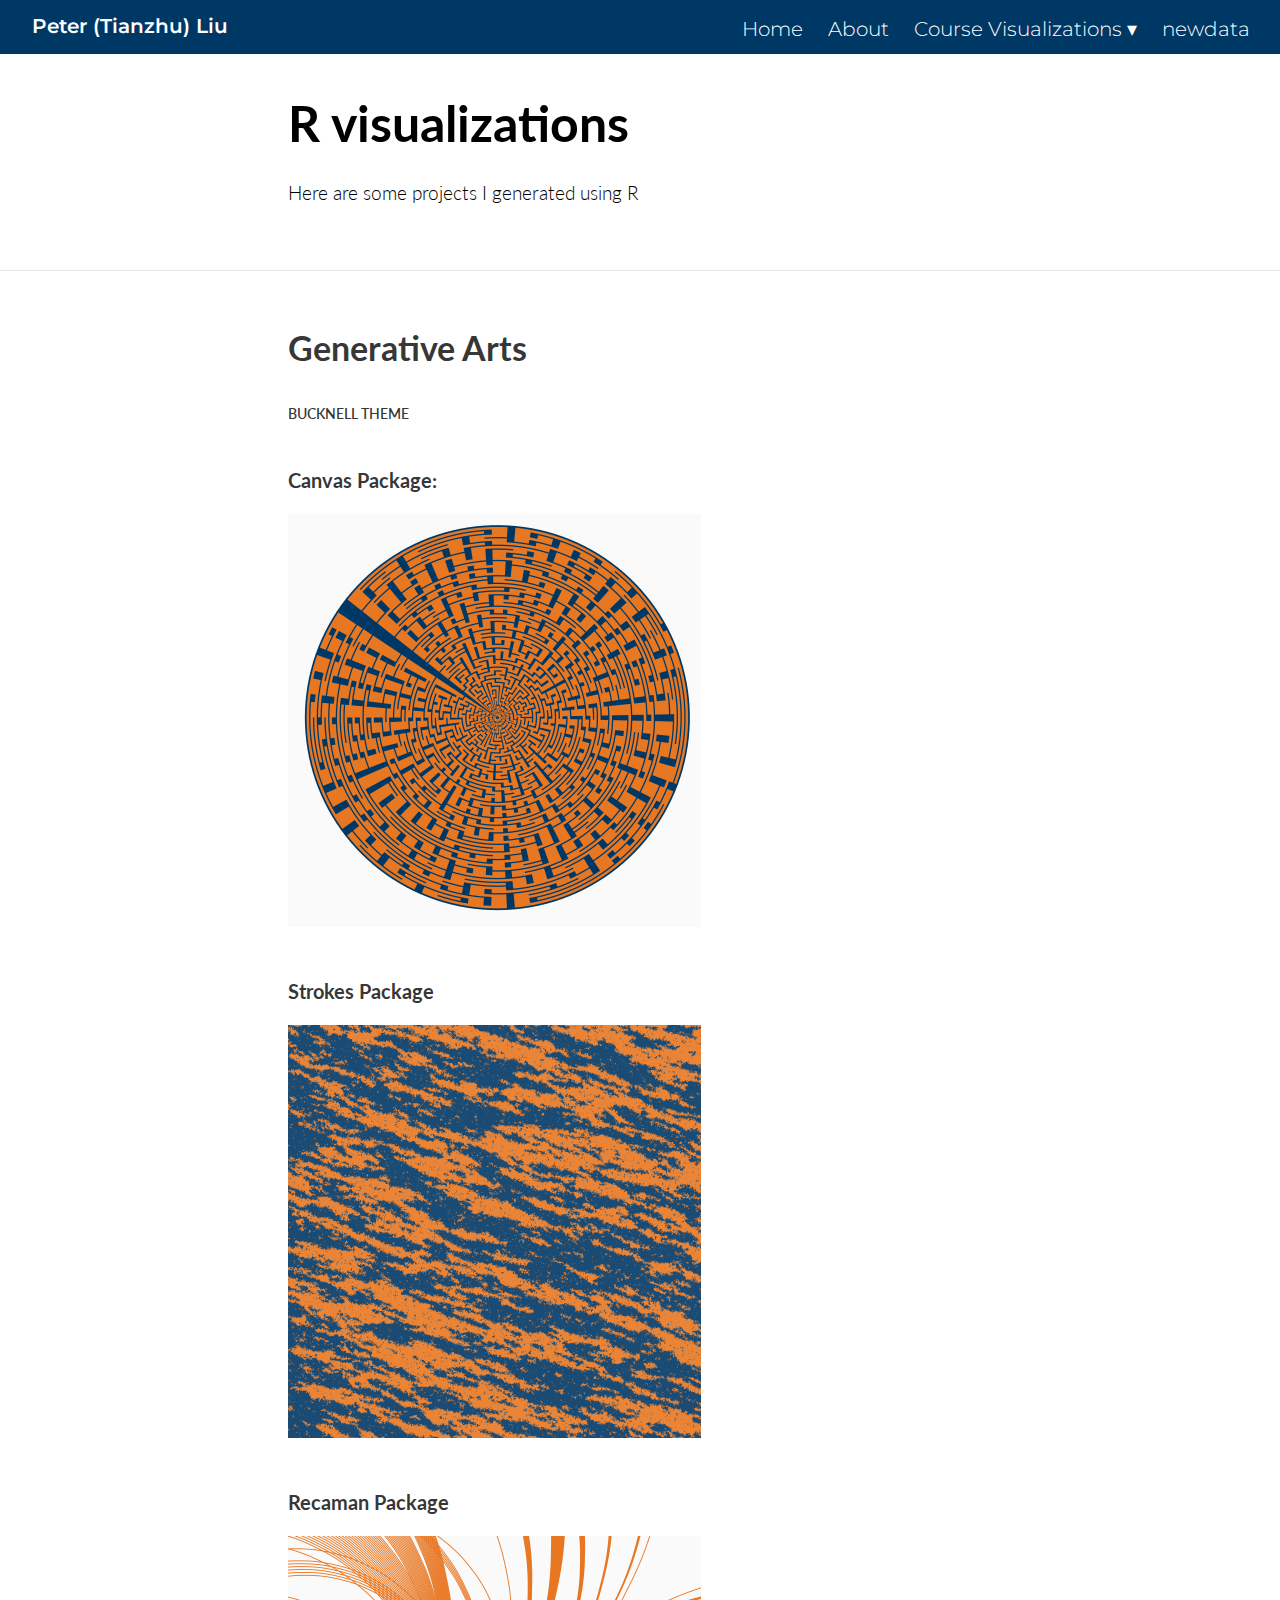
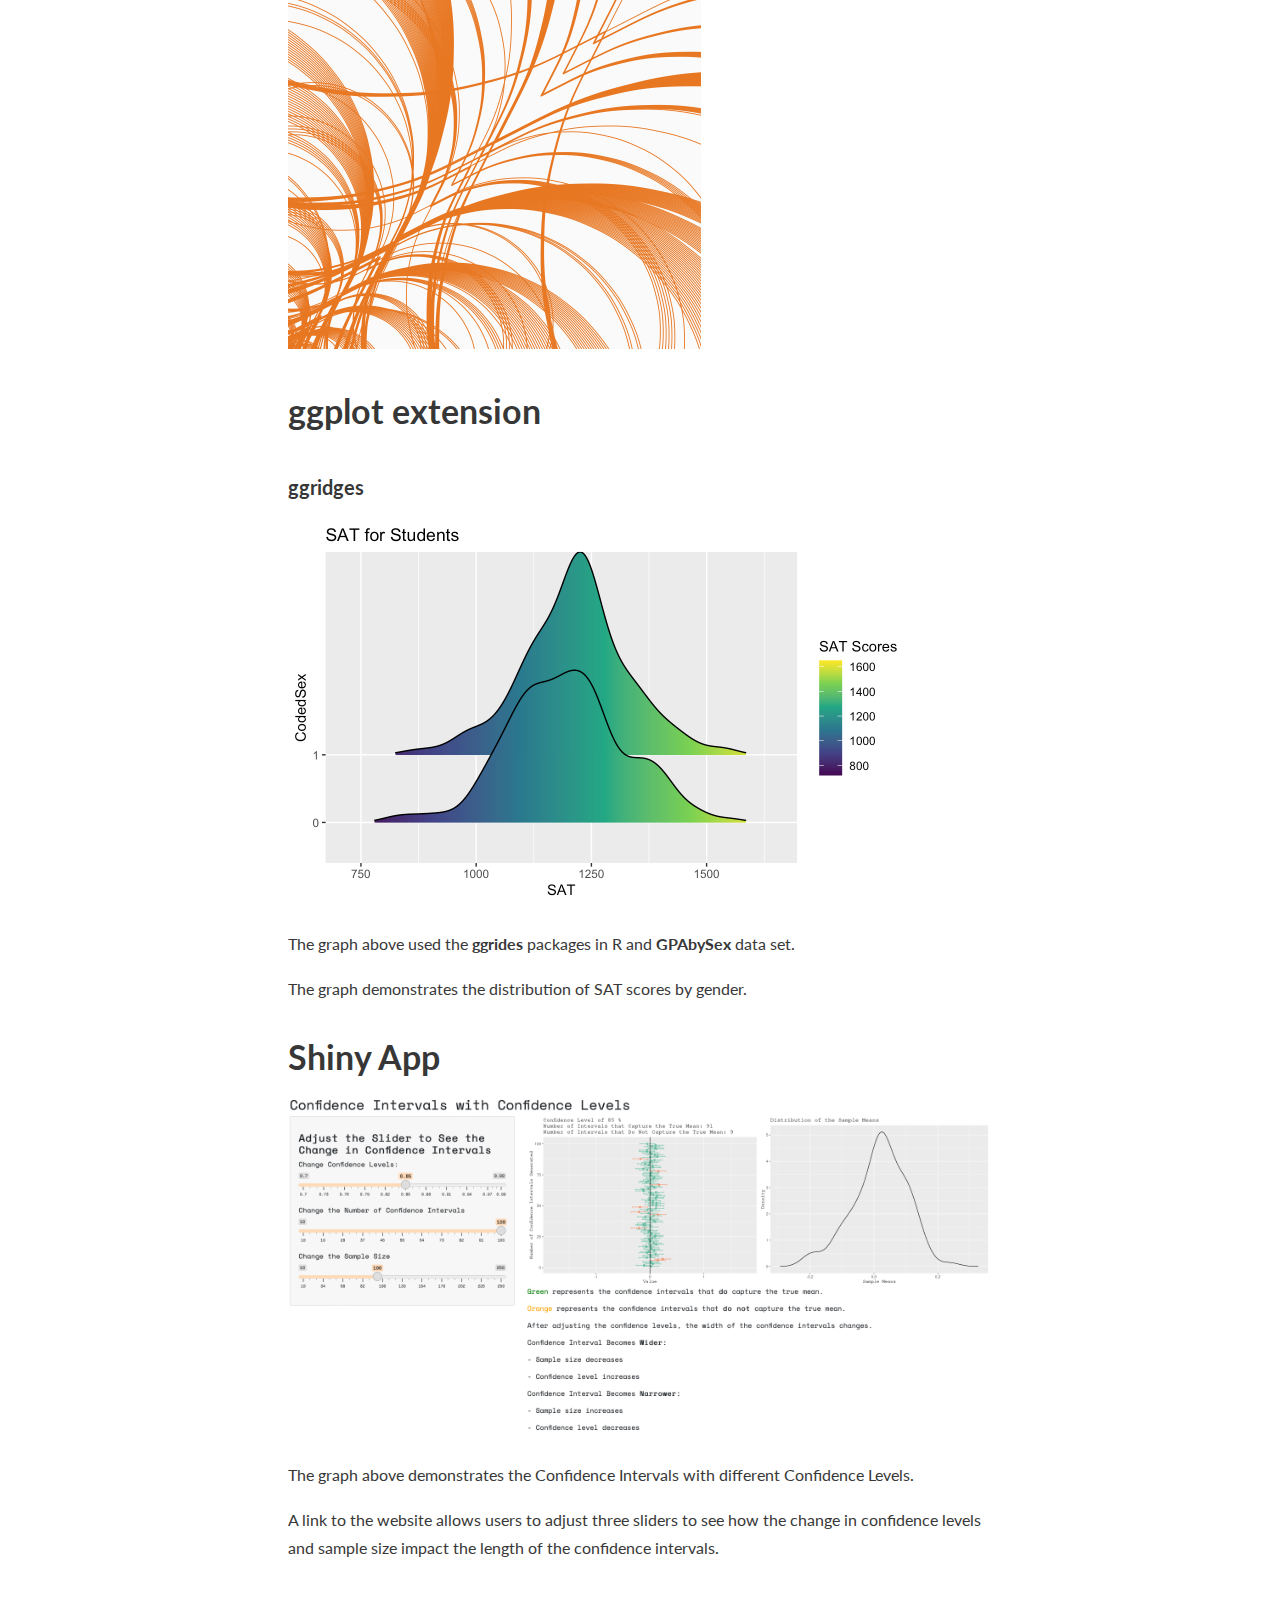
<file: visualizations.html>
<!DOCTYPE html>

<html xmlns="http://www.w3.org/1999/xhtml" lang="" xml:lang="">

<head>
  <meta charset="utf-8"/>
  <meta name="viewport" content="width=device-width, initial-scale=1"/>
  <meta http-equiv="X-UA-Compatible" content="IE=Edge,chrome=1"/>
  <meta name="generator" content="distill" />

  <style type="text/css">
  /* Hide doc at startup (prevent jankiness while JS renders/transforms) */
  body {
    visibility: hidden;
  }
  </style>

 <!--radix_placeholder_import_source-->
 <!--/radix_placeholder_import_source-->

<style type="text/css">code{white-space: pre;}</style>
<style type="text/css" data-origin="pandoc">
pre > code.sourceCode { white-space: pre; position: relative; }
pre > code.sourceCode > span { display: inline-block; line-height: 1.25; }
pre > code.sourceCode > span:empty { height: 1.2em; }
.sourceCode { overflow: visible; }
code.sourceCode > span { color: inherit; text-decoration: inherit; }
div.sourceCode { margin: 1em 0; }
pre.sourceCode { margin: 0; }
@media screen {
div.sourceCode { overflow: auto; }
}
@media print {
pre > code.sourceCode { white-space: pre-wrap; }
pre > code.sourceCode > span { text-indent: -5em; padding-left: 5em; }
}
pre.numberSource code
  { counter-reset: source-line 0; }
pre.numberSource code > span
  { position: relative; left: -4em; counter-increment: source-line; }
pre.numberSource code > span > a:first-child::before
  { content: counter(source-line);
    position: relative; left: -1em; text-align: right; vertical-align: baseline;
    border: none; display: inline-block;
    -webkit-touch-callout: none; -webkit-user-select: none;
    -khtml-user-select: none; -moz-user-select: none;
    -ms-user-select: none; user-select: none;
    padding: 0 4px; width: 4em;
    color: #aaaaaa;
  }
pre.numberSource { margin-left: 3em; border-left: 1px solid #aaaaaa;  padding-left: 4px; }
div.sourceCode
  {   }
@media screen {
pre > code.sourceCode > span > a:first-child::before { text-decoration: underline; }
}
code span.al { color: #ad0000; } /* Alert */
code span.an { color: #5e5e5e; } /* Annotation */
code span.at { } /* Attribute */
code span.bn { color: #ad0000; } /* BaseN */
code span.bu { } /* BuiltIn */
code span.cf { color: #007ba5; } /* ControlFlow */
code span.ch { color: #20794d; } /* Char */
code span.cn { color: #8f5902; } /* Constant */
code span.co { color: #5e5e5e; } /* Comment */
code span.cv { color: #5e5e5e; font-style: italic; } /* CommentVar */
code span.do { color: #5e5e5e; font-style: italic; } /* Documentation */
code span.dt { color: #ad0000; } /* DataType */
code span.dv { color: #ad0000; } /* DecVal */
code span.er { color: #ad0000; } /* Error */
code span.ex { } /* Extension */
code span.fl { color: #ad0000; } /* Float */
code span.fu { color: #4758ab; } /* Function */
code span.im { } /* Import */
code span.in { color: #5e5e5e; } /* Information */
code span.kw { color: #007ba5; } /* Keyword */
code span.op { color: #5e5e5e; } /* Operator */
code span.ot { color: #007ba5; } /* Other */
code span.pp { color: #ad0000; } /* Preprocessor */
code span.sc { color: #5e5e5e; } /* SpecialChar */
code span.ss { color: #20794d; } /* SpecialString */
code span.st { color: #20794d; } /* String */
code span.va { color: #111111; } /* Variable */
code span.vs { color: #20794d; } /* VerbatimString */
code span.wa { color: #5e5e5e; font-style: italic; } /* Warning */
</style>


  <!--radix_placeholder_meta_tags-->
  <title>Peter (Tianzhu) Liu: R visualizations</title>

  <meta property="description" itemprop="description" content="Here are some projects I generated using R"/>



  <!--  https://developers.facebook.com/docs/sharing/webmasters#markup -->
  <meta property="og:title" content="Peter (Tianzhu) Liu: R visualizations"/>
  <meta property="og:type" content="article"/>
  <meta property="og:description" content="Here are some projects I generated using R"/>
  <meta property="og:locale" content="en_US"/>
  <meta property="og:site_name" content="Peter (Tianzhu) Liu"/>

  <!--  https://dev.twitter.com/cards/types/summary -->
  <meta property="twitter:card" content="summary"/>
  <meta property="twitter:title" content="Peter (Tianzhu) Liu: R visualizations"/>
  <meta property="twitter:description" content="Here are some projects I generated using R"/>

  <!--/radix_placeholder_meta_tags-->
  <!--radix_placeholder_rmarkdown_metadata-->

  <script type="text/json" id="radix-rmarkdown-metadata">
  {"type":"list","attributes":{"names":{"type":"character","attributes":{},"value":["name","title","description"]}},"value":[{"type":"character","attributes":{},"value":["visualizations"]},{"type":"character","attributes":{},"value":["R visualizations"]},{"type":"character","attributes":{},"value":["Here are some projects I generated using R\n  "]}]}
  </script>
  <!--/radix_placeholder_rmarkdown_metadata-->
  <!--radix_placeholder_navigation_in_header-->
  <meta name="distill:offset" content=""/>

  <script type="application/javascript">

    window.headroom_prevent_pin = false;

    window.document.addEventListener("DOMContentLoaded", function (event) {

      // initialize headroom for banner
      var header = $('header').get(0);
      var headerHeight = header.offsetHeight;
      var headroom = new Headroom(header, {
        tolerance: 5,
        onPin : function() {
          if (window.headroom_prevent_pin) {
            window.headroom_prevent_pin = false;
            headroom.unpin();
          }
        }
      });
      headroom.init();
      if(window.location.hash)
        headroom.unpin();
      $(header).addClass('headroom--transition');

      // offset scroll location for banner on hash change
      // (see: https://github.com/WickyNilliams/headroom.js/issues/38)
      window.addEventListener("hashchange", function(event) {
        window.scrollTo(0, window.pageYOffset - (headerHeight + 25));
      });

      // responsive menu
      $('.distill-site-header').each(function(i, val) {
        var topnav = $(this);
        var toggle = topnav.find('.nav-toggle');
        toggle.on('click', function() {
          topnav.toggleClass('responsive');
        });
      });

      // nav dropdowns
      $('.nav-dropbtn').click(function(e) {
        $(this).next('.nav-dropdown-content').toggleClass('nav-dropdown-active');
        $(this).parent().siblings('.nav-dropdown')
           .children('.nav-dropdown-content').removeClass('nav-dropdown-active');
      });
      $("body").click(function(e){
        $('.nav-dropdown-content').removeClass('nav-dropdown-active');
      });
      $(".nav-dropdown").click(function(e){
        e.stopPropagation();
      });
    });
  </script>

  <style type="text/css">

  /* Theme (user-documented overrideables for nav appearance) */

  .distill-site-nav {
    color: rgba(255, 255, 255, 0.8);
    background-color: #0F2E3D;
    font-size: 15px;
    font-weight: 300;
  }

  .distill-site-nav a {
    color: inherit;
    text-decoration: none;
  }

  .distill-site-nav a:hover {
    color: white;
  }

  @media print {
    .distill-site-nav {
      display: none;
    }
  }

  .distill-site-header {

  }

  .distill-site-footer {

  }


  /* Site Header */

  .distill-site-header {
    width: 100%;
    box-sizing: border-box;
    z-index: 3;
  }

  .distill-site-header .nav-left {
    display: inline-block;
    margin-left: 8px;
  }

  @media screen and (max-width: 768px) {
    .distill-site-header .nav-left {
      margin-left: 0;
    }
  }


  .distill-site-header .nav-right {
    float: right;
    margin-right: 8px;
  }

  .distill-site-header a,
  .distill-site-header .title {
    display: inline-block;
    text-align: center;
    padding: 14px 10px 14px 10px;
  }

  .distill-site-header .title {
    font-size: 18px;
    min-width: 150px;
  }

  .distill-site-header .logo {
    padding: 0;
  }

  .distill-site-header .logo img {
    display: none;
    max-height: 20px;
    width: auto;
    margin-bottom: -4px;
  }

  .distill-site-header .nav-image img {
    max-height: 18px;
    width: auto;
    display: inline-block;
    margin-bottom: -3px;
  }



  @media screen and (min-width: 1000px) {
    .distill-site-header .logo img {
      display: inline-block;
    }
    .distill-site-header .nav-left {
      margin-left: 20px;
    }
    .distill-site-header .nav-right {
      margin-right: 20px;
    }
    .distill-site-header .title {
      padding-left: 12px;
    }
  }


  .distill-site-header .nav-toggle {
    display: none;
  }

  .nav-dropdown {
    display: inline-block;
    position: relative;
  }

  .nav-dropdown .nav-dropbtn {
    border: none;
    outline: none;
    color: rgba(255, 255, 255, 0.8);
    padding: 16px 10px;
    background-color: transparent;
    font-family: inherit;
    font-size: inherit;
    font-weight: inherit;
    margin: 0;
    margin-top: 1px;
    z-index: 2;
  }

  .nav-dropdown-content {
    display: none;
    position: absolute;
    background-color: white;
    min-width: 200px;
    border: 1px solid rgba(0,0,0,0.15);
    border-radius: 4px;
    box-shadow: 0px 8px 16px 0px rgba(0,0,0,0.1);
    z-index: 1;
    margin-top: 2px;
    white-space: nowrap;
    padding-top: 4px;
    padding-bottom: 4px;
  }

  .nav-dropdown-content hr {
    margin-top: 4px;
    margin-bottom: 4px;
    border: none;
    border-bottom: 1px solid rgba(0, 0, 0, 0.1);
  }

  .nav-dropdown-active {
    display: block;
  }

  .nav-dropdown-content a, .nav-dropdown-content .nav-dropdown-header {
    color: black;
    padding: 6px 24px;
    text-decoration: none;
    display: block;
    text-align: left;
  }

  .nav-dropdown-content .nav-dropdown-header {
    display: block;
    padding: 5px 24px;
    padding-bottom: 0;
    text-transform: uppercase;
    font-size: 14px;
    color: #999999;
    white-space: nowrap;
  }

  .nav-dropdown:hover .nav-dropbtn {
    color: white;
  }

  .nav-dropdown-content a:hover {
    background-color: #ddd;
    color: black;
  }

  .nav-right .nav-dropdown-content {
    margin-left: -45%;
    right: 0;
  }

  @media screen and (max-width: 768px) {
    .distill-site-header a, .distill-site-header .nav-dropdown  {display: none;}
    .distill-site-header a.nav-toggle {
      float: right;
      display: block;
    }
    .distill-site-header .title {
      margin-left: 0;
    }
    .distill-site-header .nav-right {
      margin-right: 0;
    }
    .distill-site-header {
      overflow: hidden;
    }
    .nav-right .nav-dropdown-content {
      margin-left: 0;
    }
  }


  @media screen and (max-width: 768px) {
    .distill-site-header.responsive {position: relative; min-height: 500px; }
    .distill-site-header.responsive a.nav-toggle {
      position: absolute;
      right: 0;
      top: 0;
    }
    .distill-site-header.responsive a,
    .distill-site-header.responsive .nav-dropdown {
      display: block;
      text-align: left;
    }
    .distill-site-header.responsive .nav-left,
    .distill-site-header.responsive .nav-right {
      width: 100%;
    }
    .distill-site-header.responsive .nav-dropdown {float: none;}
    .distill-site-header.responsive .nav-dropdown-content {position: relative;}
    .distill-site-header.responsive .nav-dropdown .nav-dropbtn {
      display: block;
      width: 100%;
      text-align: left;
    }
  }

  /* Site Footer */

  .distill-site-footer {
    width: 100%;
    overflow: hidden;
    box-sizing: border-box;
    z-index: 3;
    margin-top: 30px;
    padding-top: 30px;
    padding-bottom: 30px;
    text-align: center;
  }

  /* Headroom */

  d-title {
    padding-top: 6rem;
  }

  @media print {
    d-title {
      padding-top: 4rem;
    }
  }

  .headroom {
    z-index: 1000;
    position: fixed;
    top: 0;
    left: 0;
    right: 0;
  }

  .headroom--transition {
    transition: all .4s ease-in-out;
  }

  .headroom--unpinned {
    top: -100px;
  }

  .headroom--pinned {
    top: 0;
  }

  /* adjust viewport for navbar height */
  /* helps vertically center bootstrap (non-distill) content */
  .min-vh-100 {
    min-height: calc(100vh - 100px) !important;
  }

  </style>

  <script src="site_libs/jquery-3.6.0/jquery-3.6.0.min.js"></script>
  <link href="site_libs/font-awesome-5.1.0/css/all.css" rel="stylesheet"/>
  <link href="site_libs/font-awesome-5.1.0/css/v4-shims.css" rel="stylesheet"/>
  <script src="site_libs/headroom-0.9.4/headroom.min.js"></script>
  <script src="site_libs/autocomplete-0.37.1/autocomplete.min.js"></script>
  <script src="site_libs/fuse-6.4.1/fuse.min.js"></script>

  <script type="application/javascript">

  function getMeta(metaName) {
    var metas = document.getElementsByTagName('meta');
    for (let i = 0; i < metas.length; i++) {
      if (metas[i].getAttribute('name') === metaName) {
        return metas[i].getAttribute('content');
      }
    }
    return '';
  }

  function offsetURL(url) {
    var offset = getMeta('distill:offset');
    return offset ? offset + '/' + url : url;
  }

  function createFuseIndex() {

    // create fuse index
    var options = {
      keys: [
        { name: 'title', weight: 20 },
        { name: 'categories', weight: 15 },
        { name: 'description', weight: 10 },
        { name: 'contents', weight: 5 },
      ],
      ignoreLocation: true,
      threshold: 0
    };
    var fuse = new window.Fuse([], options);

    // fetch the main search.json
    return fetch(offsetURL('search.json'))
      .then(function(response) {
        if (response.status == 200) {
          return response.json().then(function(json) {
            // index main articles
            json.articles.forEach(function(article) {
              fuse.add(article);
            });
            // download collections and index their articles
            return Promise.all(json.collections.map(function(collection) {
              return fetch(offsetURL(collection)).then(function(response) {
                if (response.status === 200) {
                  return response.json().then(function(articles) {
                    articles.forEach(function(article) {
                      fuse.add(article);
                    });
                  })
                } else {
                  return Promise.reject(
                    new Error('Unexpected status from search index request: ' +
                              response.status)
                  );
                }
              });
            })).then(function() {
              return fuse;
            });
          });

        } else {
          return Promise.reject(
            new Error('Unexpected status from search index request: ' +
                        response.status)
          );
        }
      });
  }

  window.document.addEventListener("DOMContentLoaded", function (event) {

    // get search element (bail if we don't have one)
    var searchEl = window.document.getElementById('distill-search');
    if (!searchEl)
      return;

    createFuseIndex()
      .then(function(fuse) {

        // make search box visible
        searchEl.classList.remove('hidden');

        // initialize autocomplete
        var options = {
          autoselect: true,
          hint: false,
          minLength: 2,
        };
        window.autocomplete(searchEl, options, [{
          source: function(query, callback) {
            const searchOptions = {
              isCaseSensitive: false,
              shouldSort: true,
              minMatchCharLength: 2,
              limit: 10,
            };
            var results = fuse.search(query, searchOptions);
            callback(results
              .map(function(result) { return result.item; })
            );
          },
          templates: {
            suggestion: function(suggestion) {
              var img = suggestion.preview && Object.keys(suggestion.preview).length > 0
                ? `<img src="${offsetURL(suggestion.preview)}"</img>`
                : '';
              var html = `
                <div class="search-item">
                  <h3>${suggestion.title}</h3>
                  <div class="search-item-description">
                    ${suggestion.description || ''}
                  </div>
                  <div class="search-item-preview">
                    ${img}
                  </div>
                </div>
              `;
              return html;
            }
          }
        }]).on('autocomplete:selected', function(event, suggestion) {
          window.location.href = offsetURL(suggestion.path);
        });
        // remove inline display style on autocompleter (we want to
        // manage responsive display via css)
        $('.algolia-autocomplete').css("display", "");
      })
      .catch(function(error) {
        console.log(error);
      });

  });

  </script>

  <style type="text/css">

  .nav-search {
    font-size: x-small;
  }

  /* Algolioa Autocomplete */

  .algolia-autocomplete {
    display: inline-block;
    margin-left: 10px;
    vertical-align: sub;
    background-color: white;
    color: black;
    padding: 6px;
    padding-top: 8px;
    padding-bottom: 0;
    border-radius: 6px;
    border: 1px #0F2E3D solid;
    width: 180px;
  }


  @media screen and (max-width: 768px) {
    .distill-site-nav .algolia-autocomplete {
      display: none;
      visibility: hidden;
    }
    .distill-site-nav.responsive .algolia-autocomplete {
      display: inline-block;
      visibility: visible;
    }
    .distill-site-nav.responsive .algolia-autocomplete .aa-dropdown-menu {
      margin-left: 0;
      width: 400px;
      max-height: 400px;
    }
  }

  .algolia-autocomplete .aa-input, .algolia-autocomplete .aa-hint {
    width: 90%;
    outline: none;
    border: none;
  }

  .algolia-autocomplete .aa-hint {
    color: #999;
  }
  .algolia-autocomplete .aa-dropdown-menu {
    width: 550px;
    max-height: 70vh;
    overflow-x: visible;
    overflow-y: scroll;
    padding: 5px;
    margin-top: 3px;
    margin-left: -150px;
    background-color: #fff;
    border-radius: 5px;
    border: 1px solid #999;
    border-top: none;
  }

  .algolia-autocomplete .aa-dropdown-menu .aa-suggestion {
    cursor: pointer;
    padding: 5px 4px;
    border-bottom: 1px solid #eee;
  }

  .algolia-autocomplete .aa-dropdown-menu .aa-suggestion:last-of-type {
    border-bottom: none;
    margin-bottom: 2px;
  }

  .algolia-autocomplete .aa-dropdown-menu .aa-suggestion .search-item {
    overflow: hidden;
    font-size: 0.8em;
    line-height: 1.4em;
  }

  .algolia-autocomplete .aa-dropdown-menu .aa-suggestion .search-item h3 {
    font-size: 1rem;
    margin-block-start: 0;
    margin-block-end: 5px;
  }

  .algolia-autocomplete .aa-dropdown-menu .aa-suggestion .search-item-description {
    display: inline-block;
    overflow: hidden;
    height: 2.8em;
    width: 80%;
    margin-right: 4%;
  }

  .algolia-autocomplete .aa-dropdown-menu .aa-suggestion .search-item-preview {
    display: inline-block;
    width: 15%;
  }

  .algolia-autocomplete .aa-dropdown-menu .aa-suggestion .search-item-preview img {
    height: 3em;
    width: auto;
    display: none;
  }

  .algolia-autocomplete .aa-dropdown-menu .aa-suggestion .search-item-preview img[src] {
    display: initial;
  }

  .algolia-autocomplete .aa-dropdown-menu .aa-suggestion.aa-cursor {
    background-color: #eee;
  }
  .algolia-autocomplete .aa-dropdown-menu .aa-suggestion em {
    font-weight: bold;
    font-style: normal;
  }

  </style>


  <!--/radix_placeholder_navigation_in_header-->
  <!--radix_placeholder_distill-->

  <style type="text/css">

  body {
    background-color: white;
  }

  .pandoc-table {
    width: 100%;
  }

  .pandoc-table>caption {
    margin-bottom: 10px;
  }

  .pandoc-table th:not([align]) {
    text-align: left;
  }

  .pagedtable-footer {
    font-size: 15px;
  }

  d-byline .byline {
    grid-template-columns: 2fr 2fr;
  }

  d-byline .byline h3 {
    margin-block-start: 1.5em;
  }

  d-byline .byline .authors-affiliations h3 {
    margin-block-start: 0.5em;
  }

  .authors-affiliations .orcid-id {
    width: 16px;
    height:16px;
    margin-left: 4px;
    margin-right: 4px;
    vertical-align: middle;
    padding-bottom: 2px;
  }

  d-title .dt-tags {
    margin-top: 1em;
    grid-column: text;
  }

  .dt-tags .dt-tag {
    text-decoration: none;
    display: inline-block;
    color: rgba(0,0,0,0.6);
    padding: 0em 0.4em;
    margin-right: 0.5em;
    margin-bottom: 0.4em;
    font-size: 70%;
    border: 1px solid rgba(0,0,0,0.2);
    border-radius: 3px;
    text-transform: uppercase;
    font-weight: 500;
  }

  d-article table.gt_table td,
  d-article table.gt_table th {
    border-bottom: none;
  }

  .html-widget {
    margin-bottom: 2.0em;
  }

  .l-screen-inset {
    padding-right: 16px;
  }

  .l-screen .caption {
    margin-left: 10px;
  }

  .shaded {
    background: rgb(247, 247, 247);
    padding-top: 20px;
    padding-bottom: 20px;
    border-top: 1px solid rgba(0, 0, 0, 0.1);
    border-bottom: 1px solid rgba(0, 0, 0, 0.1);
  }

  .shaded .html-widget {
    margin-bottom: 0;
    border: 1px solid rgba(0, 0, 0, 0.1);
  }

  .shaded .shaded-content {
    background: white;
  }

  .text-output {
    margin-top: 0;
    line-height: 1.5em;
  }

  .hidden {
    display: none !important;
  }

  d-article {
    padding-top: 2.5rem;
    padding-bottom: 30px;
  }

  d-appendix {
    padding-top: 30px;
  }

  d-article>p>img {
    width: 100%;
  }

  d-article h2 {
    margin: 1rem 0 1.5rem 0;
  }

  d-article h3 {
    margin-top: 1.5rem;
  }

  d-article iframe {
    border: 1px solid rgba(0, 0, 0, 0.1);
    margin-bottom: 2.0em;
    width: 100%;
  }

  /* Tweak code blocks */

  d-article div.sourceCode code,
  d-article pre code {
    font-family: Consolas, Monaco, 'Andale Mono', 'Ubuntu Mono', monospace;
  }

  d-article pre,
  d-article div.sourceCode,
  d-article div.sourceCode pre {
    overflow: auto;
  }

  d-article div.sourceCode {
    background-color: white;
  }

  d-article div.sourceCode pre {
    padding-left: 10px;
    font-size: 12px;
    border-left: 2px solid rgba(0,0,0,0.1);
  }

  d-article pre {
    font-size: 12px;
    color: black;
    background: none;
    margin-top: 0;
    text-align: left;
    white-space: pre;
    word-spacing: normal;
    word-break: normal;
    word-wrap: normal;
    line-height: 1.5;

    -moz-tab-size: 4;
    -o-tab-size: 4;
    tab-size: 4;

    -webkit-hyphens: none;
    -moz-hyphens: none;
    -ms-hyphens: none;
    hyphens: none;
  }

  d-article pre a {
    border-bottom: none;
  }

  d-article pre a:hover {
    border-bottom: none;
    text-decoration: underline;
  }

  d-article details {
    grid-column: text;
    margin-bottom: 0.8em;
  }

  @media(min-width: 768px) {

  d-article pre,
  d-article div.sourceCode,
  d-article div.sourceCode pre {
    overflow: visible !important;
  }

  d-article div.sourceCode pre {
    padding-left: 18px;
    font-size: 14px;
  }

  d-article pre {
    font-size: 14px;
  }

  }

  figure img.external {
    background: white;
    border: 1px solid rgba(0, 0, 0, 0.1);
    box-shadow: 0 1px 8px rgba(0, 0, 0, 0.1);
    padding: 18px;
    box-sizing: border-box;
  }

  /* CSS for d-contents */

  .d-contents {
    grid-column: text;
    color: rgba(0,0,0,0.8);
    font-size: 0.9em;
    padding-bottom: 1em;
    margin-bottom: 1em;
    padding-bottom: 0.5em;
    margin-bottom: 1em;
    padding-left: 0.25em;
    justify-self: start;
  }

  @media(min-width: 1000px) {
    .d-contents.d-contents-float {
      height: 0;
      grid-column-start: 1;
      grid-column-end: 4;
      justify-self: center;
      padding-right: 3em;
      padding-left: 2em;
    }
  }

  .d-contents nav h3 {
    font-size: 18px;
    margin-top: 0;
    margin-bottom: 1em;
  }

  .d-contents li {
    list-style-type: none
  }

  .d-contents nav > ul {
    padding-left: 0;
  }

  .d-contents ul {
    padding-left: 1em
  }

  .d-contents nav ul li {
    margin-top: 0.6em;
    margin-bottom: 0.2em;
  }

  .d-contents nav a {
    font-size: 13px;
    border-bottom: none;
    text-decoration: none
    color: rgba(0, 0, 0, 0.8);
  }

  .d-contents nav a:hover {
    text-decoration: underline solid rgba(0, 0, 0, 0.6)
  }

  .d-contents nav > ul > li > a {
    font-weight: 600;
  }

  .d-contents nav > ul > li > ul {
    font-weight: inherit;
  }

  .d-contents nav > ul > li > ul > li {
    margin-top: 0.2em;
  }


  .d-contents nav ul {
    margin-top: 0;
    margin-bottom: 0.25em;
  }

  .d-article-with-toc h2:nth-child(2) {
    margin-top: 0;
  }


  /* Figure */

  .figure {
    position: relative;
    margin-bottom: 2.5em;
    margin-top: 1.5em;
  }

  .figure img {
    width: 100%;
  }

  .figure .caption {
    color: rgba(0, 0, 0, 0.6);
    font-size: 12px;
    line-height: 1.5em;
  }

  .figure img.external {
    background: white;
    border: 1px solid rgba(0, 0, 0, 0.1);
    box-shadow: 0 1px 8px rgba(0, 0, 0, 0.1);
    padding: 18px;
    box-sizing: border-box;
  }

  .figure .caption a {
    color: rgba(0, 0, 0, 0.6);
  }

  .figure .caption b,
  .figure .caption strong, {
    font-weight: 600;
    color: rgba(0, 0, 0, 1.0);
  }

  /* Citations */

  d-article .citation {
    color: inherit;
    cursor: inherit;
  }

  div.hanging-indent{
    margin-left: 1em; text-indent: -1em;
  }

  /* Citation hover box */

  .tippy-box[data-theme~=light-border] {
    background-color: rgba(250, 250, 250, 0.95);
  }

  .tippy-content > p {
    margin-bottom: 0;
    padding: 2px;
  }


  /* Tweak 1000px media break to show more text */

  @media(min-width: 1000px) {
    .base-grid,
    distill-header,
    d-title,
    d-abstract,
    d-article,
    d-appendix,
    distill-appendix,
    d-byline,
    d-footnote-list,
    d-citation-list,
    distill-footer {
      grid-template-columns: [screen-start] 1fr [page-start kicker-start] 80px [middle-start] 50px [text-start kicker-end] 65px 65px 65px 65px 65px 65px 65px 65px [text-end gutter-start] 65px [middle-end] 65px [page-end gutter-end] 1fr [screen-end];
      grid-column-gap: 16px;
    }

    .grid {
      grid-column-gap: 16px;
    }

    d-article {
      font-size: 1.06rem;
      line-height: 1.7em;
    }
    figure .caption, .figure .caption, figure figcaption {
      font-size: 13px;
    }
  }

  @media(min-width: 1180px) {
    .base-grid,
    distill-header,
    d-title,
    d-abstract,
    d-article,
    d-appendix,
    distill-appendix,
    d-byline,
    d-footnote-list,
    d-citation-list,
    distill-footer {
      grid-template-columns: [screen-start] 1fr [page-start kicker-start] 60px [middle-start] 60px [text-start kicker-end] 60px 60px 60px 60px 60px 60px 60px 60px [text-end gutter-start] 60px [middle-end] 60px [page-end gutter-end] 1fr [screen-end];
      grid-column-gap: 32px;
    }

    .grid {
      grid-column-gap: 32px;
    }
  }


  /* Get the citation styles for the appendix (not auto-injected on render since
     we do our own rendering of the citation appendix) */

  d-appendix .citation-appendix,
  .d-appendix .citation-appendix {
    font-size: 11px;
    line-height: 15px;
    border-left: 1px solid rgba(0, 0, 0, 0.1);
    padding-left: 18px;
    border: 1px solid rgba(0,0,0,0.1);
    background: rgba(0, 0, 0, 0.02);
    padding: 10px 18px;
    border-radius: 3px;
    color: rgba(150, 150, 150, 1);
    overflow: hidden;
    margin-top: -12px;
    white-space: pre-wrap;
    word-wrap: break-word;
  }

  /* Include appendix styles here so they can be overridden */

  d-appendix {
    contain: layout style;
    font-size: 0.8em;
    line-height: 1.7em;
    margin-top: 60px;
    margin-bottom: 0;
    border-top: 1px solid rgba(0, 0, 0, 0.1);
    color: rgba(0,0,0,0.5);
    padding-top: 60px;
    padding-bottom: 48px;
  }

  d-appendix h3 {
    grid-column: page-start / text-start;
    font-size: 15px;
    font-weight: 500;
    margin-top: 1em;
    margin-bottom: 0;
    color: rgba(0,0,0,0.65);
  }

  d-appendix h3 + * {
    margin-top: 1em;
  }

  d-appendix ol {
    padding: 0 0 0 15px;
  }

  @media (min-width: 768px) {
    d-appendix ol {
      padding: 0 0 0 30px;
      margin-left: -30px;
    }
  }

  d-appendix li {
    margin-bottom: 1em;
  }

  d-appendix a {
    color: rgba(0, 0, 0, 0.6);
  }

  d-appendix > * {
    grid-column: text;
  }

  d-appendix > d-footnote-list,
  d-appendix > d-citation-list,
  d-appendix > distill-appendix {
    grid-column: screen;
  }

  /* Include footnote styles here so they can be overridden */

  d-footnote-list {
    contain: layout style;
  }

  d-footnote-list > * {
    grid-column: text;
  }

  d-footnote-list a.footnote-backlink {
    color: rgba(0,0,0,0.3);
    padding-left: 0.5em;
  }



  /* Anchor.js */

  .anchorjs-link {
    /*transition: all .25s linear; */
    text-decoration: none;
    border-bottom: none;
  }
  *:hover > .anchorjs-link {
    margin-left: -1.125em !important;
    text-decoration: none;
    border-bottom: none;
  }

  /* Social footer */

  .social_footer {
    margin-top: 30px;
    margin-bottom: 0;
    color: rgba(0,0,0,0.67);
  }

  .disqus-comments {
    margin-right: 30px;
  }

  .disqus-comment-count {
    border-bottom: 1px solid rgba(0, 0, 0, 0.4);
    cursor: pointer;
  }

  #disqus_thread {
    margin-top: 30px;
  }

  .article-sharing a {
    border-bottom: none;
    margin-right: 8px;
  }

  .article-sharing a:hover {
    border-bottom: none;
  }

  .sidebar-section.subscribe {
    font-size: 12px;
    line-height: 1.6em;
  }

  .subscribe p {
    margin-bottom: 0.5em;
  }


  .article-footer .subscribe {
    font-size: 15px;
    margin-top: 45px;
  }


  .sidebar-section.custom {
    font-size: 12px;
    line-height: 1.6em;
  }

  .custom p {
    margin-bottom: 0.5em;
  }

  /* Styles for listing layout (hide title) */
  .layout-listing d-title, .layout-listing .d-title {
    display: none;
  }

  /* Styles for posts lists (not auto-injected) */


  .posts-with-sidebar {
    padding-left: 45px;
    padding-right: 45px;
  }

  .posts-list .description h2,
  .posts-list .description p {
    font-family: -apple-system, BlinkMacSystemFont, "Segoe UI", Roboto, Oxygen, Ubuntu, Cantarell, "Fira Sans", "Droid Sans", "Helvetica Neue", Arial, sans-serif;
  }

  .posts-list .description h2 {
    font-weight: 700;
    border-bottom: none;
    padding-bottom: 0;
  }

  .posts-list h2.post-tag {
    border-bottom: 1px solid rgba(0, 0, 0, 0.2);
    padding-bottom: 12px;
  }
  .posts-list {
    margin-top: 60px;
    margin-bottom: 24px;
  }

  .posts-list .post-preview {
    text-decoration: none;
    overflow: hidden;
    display: block;
    border-bottom: 1px solid rgba(0, 0, 0, 0.1);
    padding: 24px 0;
  }

  .post-preview-last {
    border-bottom: none !important;
  }

  .posts-list .posts-list-caption {
    grid-column: screen;
    font-weight: 400;
  }

  .posts-list .post-preview h2 {
    margin: 0 0 6px 0;
    line-height: 1.2em;
    font-style: normal;
    font-size: 24px;
  }

  .posts-list .post-preview p {
    margin: 0 0 12px 0;
    line-height: 1.4em;
    font-size: 16px;
  }

  .posts-list .post-preview .thumbnail {
    box-sizing: border-box;
    margin-bottom: 24px;
    position: relative;
    max-width: 500px;
  }
  .posts-list .post-preview img {
    width: 100%;
    display: block;
  }

  .posts-list .metadata {
    font-size: 12px;
    line-height: 1.4em;
    margin-bottom: 18px;
  }

  .posts-list .metadata > * {
    display: inline-block;
  }

  .posts-list .metadata .publishedDate {
    margin-right: 2em;
  }

  .posts-list .metadata .dt-authors {
    display: block;
    margin-top: 0.3em;
    margin-right: 2em;
  }

  .posts-list .dt-tags {
    display: block;
    line-height: 1em;
  }

  .posts-list .dt-tags .dt-tag {
    display: inline-block;
    color: rgba(0,0,0,0.6);
    padding: 0.3em 0.4em;
    margin-right: 0.2em;
    margin-bottom: 0.4em;
    font-size: 60%;
    border: 1px solid rgba(0,0,0,0.2);
    border-radius: 3px;
    text-transform: uppercase;
    font-weight: 500;
  }

  .posts-list img {
    opacity: 1;
  }

  .posts-list img[data-src] {
    opacity: 0;
  }

  .posts-more {
    clear: both;
  }


  .posts-sidebar {
    font-size: 16px;
  }

  .posts-sidebar h3 {
    font-size: 16px;
    margin-top: 0;
    margin-bottom: 0.5em;
    font-weight: 400;
    text-transform: uppercase;
  }

  .sidebar-section {
    margin-bottom: 30px;
  }

  .categories ul {
    list-style-type: none;
    margin: 0;
    padding: 0;
  }

  .categories li {
    color: rgba(0, 0, 0, 0.8);
    margin-bottom: 0;
  }

  .categories li>a {
    border-bottom: none;
  }

  .categories li>a:hover {
    border-bottom: 1px solid rgba(0, 0, 0, 0.4);
  }

  .categories .active {
    font-weight: 600;
  }

  .categories .category-count {
    color: rgba(0, 0, 0, 0.4);
  }


  @media(min-width: 768px) {
    .posts-list .post-preview h2 {
      font-size: 26px;
    }
    .posts-list .post-preview .thumbnail {
      float: right;
      width: 30%;
      margin-bottom: 0;
    }
    .posts-list .post-preview .description {
      float: left;
      width: 45%;
    }
    .posts-list .post-preview .metadata {
      float: left;
      width: 20%;
      margin-top: 8px;
    }
    .posts-list .post-preview p {
      margin: 0 0 12px 0;
      line-height: 1.5em;
      font-size: 16px;
    }
    .posts-with-sidebar .posts-list {
      float: left;
      width: 75%;
    }
    .posts-with-sidebar .posts-sidebar {
      float: right;
      width: 20%;
      margin-top: 60px;
      padding-top: 24px;
      padding-bottom: 24px;
    }
  }


  /* Improve display for browsers without grid (IE/Edge <= 15) */

  .downlevel {
    line-height: 1.6em;
    font-family: -apple-system, BlinkMacSystemFont, "Segoe UI", Roboto, Oxygen, Ubuntu, Cantarell, "Fira Sans", "Droid Sans", "Helvetica Neue", Arial, sans-serif;
    margin: 0;
  }

  .downlevel .d-title {
    padding-top: 6rem;
    padding-bottom: 1.5rem;
  }

  .downlevel .d-title h1 {
    font-size: 50px;
    font-weight: 700;
    line-height: 1.1em;
    margin: 0 0 0.5rem;
  }

  .downlevel .d-title p {
    font-weight: 300;
    font-size: 1.2rem;
    line-height: 1.55em;
    margin-top: 0;
  }

  .downlevel .d-byline {
    padding-top: 0.8em;
    padding-bottom: 0.8em;
    font-size: 0.8rem;
    line-height: 1.8em;
  }

  .downlevel .section-separator {
    border: none;
    border-top: 1px solid rgba(0, 0, 0, 0.1);
  }

  .downlevel .d-article {
    font-size: 1.06rem;
    line-height: 1.7em;
    padding-top: 1rem;
    padding-bottom: 2rem;
  }


  .downlevel .d-appendix {
    padding-left: 0;
    padding-right: 0;
    max-width: none;
    font-size: 0.8em;
    line-height: 1.7em;
    margin-bottom: 0;
    color: rgba(0,0,0,0.5);
    padding-top: 40px;
    padding-bottom: 48px;
  }

  .downlevel .footnotes ol {
    padding-left: 13px;
  }

  .downlevel .base-grid,
  .downlevel .distill-header,
  .downlevel .d-title,
  .downlevel .d-abstract,
  .downlevel .d-article,
  .downlevel .d-appendix,
  .downlevel .distill-appendix,
  .downlevel .d-byline,
  .downlevel .d-footnote-list,
  .downlevel .d-citation-list,
  .downlevel .distill-footer,
  .downlevel .appendix-bottom,
  .downlevel .posts-container {
    padding-left: 40px;
    padding-right: 40px;
  }

  @media(min-width: 768px) {
    .downlevel .base-grid,
    .downlevel .distill-header,
    .downlevel .d-title,
    .downlevel .d-abstract,
    .downlevel .d-article,
    .downlevel .d-appendix,
    .downlevel .distill-appendix,
    .downlevel .d-byline,
    .downlevel .d-footnote-list,
    .downlevel .d-citation-list,
    .downlevel .distill-footer,
    .downlevel .appendix-bottom,
    .downlevel .posts-container {
    padding-left: 150px;
    padding-right: 150px;
    max-width: 900px;
  }
  }

  .downlevel pre code {
    display: block;
    border-left: 2px solid rgba(0, 0, 0, .1);
    padding: 0 0 0 20px;
    font-size: 14px;
  }

  .downlevel code, .downlevel pre {
    color: black;
    background: none;
    font-family: Consolas, Monaco, 'Andale Mono', 'Ubuntu Mono', monospace;
    text-align: left;
    white-space: pre;
    word-spacing: normal;
    word-break: normal;
    word-wrap: normal;
    line-height: 1.5;

    -moz-tab-size: 4;
    -o-tab-size: 4;
    tab-size: 4;

    -webkit-hyphens: none;
    -moz-hyphens: none;
    -ms-hyphens: none;
    hyphens: none;
  }

  .downlevel .posts-list .post-preview {
    color: inherit;
  }



  </style>

  <script type="application/javascript">

  function is_downlevel_browser() {
    if (bowser.isUnsupportedBrowser({ msie: "12", msedge: "16"},
                                   window.navigator.userAgent)) {
      return true;
    } else {
      return window.load_distill_framework === undefined;
    }
  }

  // show body when load is complete
  function on_load_complete() {

    // add anchors
    if (window.anchors) {
      window.anchors.options.placement = 'left';
      window.anchors.add('d-article > h2, d-article > h3, d-article > h4, d-article > h5');
    }


    // set body to visible
    document.body.style.visibility = 'visible';

    // force redraw for leaflet widgets
    if (window.HTMLWidgets) {
      var maps = window.HTMLWidgets.findAll(".leaflet");
      $.each(maps, function(i, el) {
        var map = this.getMap();
        map.invalidateSize();
        map.eachLayer(function(layer) {
          if (layer instanceof L.TileLayer)
            layer.redraw();
        });
      });
    }

    // trigger 'shown' so htmlwidgets resize
    $('d-article').trigger('shown');
  }

  function init_distill() {

    init_common();

    // create front matter
    var front_matter = $('<d-front-matter></d-front-matter>');
    $('#distill-front-matter').wrap(front_matter);

    // create d-title
    $('.d-title').changeElementType('d-title');

    // create d-byline
    var byline = $('<d-byline></d-byline>');
    $('.d-byline').replaceWith(byline);

    // create d-article
    var article = $('<d-article></d-article>');
    $('.d-article').wrap(article).children().unwrap();

    // move posts container into article
    $('.posts-container').appendTo($('d-article'));

    // create d-appendix
    $('.d-appendix').changeElementType('d-appendix');

    // flag indicating that we have appendix items
    var appendix = $('.appendix-bottom').children('h3').length > 0;

    // replace footnotes with <d-footnote>
    $('.footnote-ref').each(function(i, val) {
      appendix = true;
      var href = $(this).attr('href');
      var id = href.replace('#', '');
      var fn = $('#' + id);
      var fn_p = $('#' + id + '>p');
      fn_p.find('.footnote-back').remove();
      var text = fn_p.html();
      var dtfn = $('<d-footnote></d-footnote>');
      dtfn.html(text);
      $(this).replaceWith(dtfn);
    });
    // remove footnotes
    $('.footnotes').remove();

    // move refs into #references-listing
    $('#references-listing').replaceWith($('#refs'));

    $('h1.appendix, h2.appendix').each(function(i, val) {
      $(this).changeElementType('h3');
    });
    $('h3.appendix').each(function(i, val) {
      var id = $(this).attr('id');
      $('.d-contents a[href="#' + id + '"]').parent().remove();
      appendix = true;
      $(this).nextUntil($('h1, h2, h3')).addBack().appendTo($('d-appendix'));
    });

    // show d-appendix if we have appendix content
    $("d-appendix").css('display', appendix ? 'grid' : 'none');

    // localize layout chunks to just output
    $('.layout-chunk').each(function(i, val) {

      // capture layout
      var layout = $(this).attr('data-layout');

      // apply layout to markdown level block elements
      var elements = $(this).children().not('details, div.sourceCode, pre, script');
      elements.each(function(i, el) {
        var layout_div = $('<div class="' + layout + '"></div>');
        if (layout_div.hasClass('shaded')) {
          var shaded_content = $('<div class="shaded-content"></div>');
          $(this).wrap(shaded_content);
          $(this).parent().wrap(layout_div);
        } else {
          $(this).wrap(layout_div);
        }
      });


      // unwrap the layout-chunk div
      $(this).children().unwrap();
    });

    // remove code block used to force  highlighting css
    $('.distill-force-highlighting-css').parent().remove();

    // remove empty line numbers inserted by pandoc when using a
    // custom syntax highlighting theme
    $('code.sourceCode a:empty').remove();

    // load distill framework
    load_distill_framework();

    // wait for window.distillRunlevel == 4 to do post processing
    function distill_post_process() {

      if (!window.distillRunlevel || window.distillRunlevel < 4)
        return;

      // hide author/affiliations entirely if we have no authors
      var front_matter = JSON.parse($("#distill-front-matter").html());
      var have_authors = front_matter.authors && front_matter.authors.length > 0;
      if (!have_authors)
        $('d-byline').addClass('hidden');

      // article with toc class
      $('.d-contents').parent().addClass('d-article-with-toc');

      // strip links that point to #
      $('.authors-affiliations').find('a[href="#"]').removeAttr('href');

      // add orcid ids
      $('.authors-affiliations').find('.author').each(function(i, el) {
        var orcid_id = front_matter.authors[i].orcidID;
        if (orcid_id) {
          var a = $('<a></a>');
          a.attr('href', 'https://orcid.org/' + orcid_id);
          var img = $('<img></img>');
          img.addClass('orcid-id');
          img.attr('alt', 'ORCID ID');
          img.attr('src','[data-uri]');
          a.append(img);
          $(this).append(a);
        }
      });

      // hide elements of author/affiliations grid that have no value
      function hide_byline_column(caption) {
        $('d-byline').find('h3:contains("' + caption + '")').parent().css('visibility', 'hidden');
      }

      // affiliations
      var have_affiliations = false;
      for (var i = 0; i<front_matter.authors.length; ++i) {
        var author = front_matter.authors[i];
        if (author.affiliation !== "&nbsp;") {
          have_affiliations = true;
          break;
        }
      }
      if (!have_affiliations)
        $('d-byline').find('h3:contains("Affiliations")').css('visibility', 'hidden');

      // published date
      if (!front_matter.publishedDate)
        hide_byline_column("Published");

      // document object identifier
      var doi = $('d-byline').find('h3:contains("DOI")');
      var doi_p = doi.next().empty();
      if (!front_matter.doi) {
        // if we have a citation and valid citationText then link to that
        if ($('#citation').length > 0 && front_matter.citationText) {
          doi.html('Citation');
          $('<a href="#citation"></a>')
            .text(front_matter.citationText)
            .appendTo(doi_p);
        } else {
          hide_byline_column("DOI");
        }
      } else {
        $('<a></a>')
           .attr('href', "https://doi.org/" + front_matter.doi)
           .html(front_matter.doi)
           .appendTo(doi_p);
      }

       // change plural form of authors/affiliations
      if (front_matter.authors.length === 1) {
        var grid = $('.authors-affiliations');
        grid.children('h3:contains("Authors")').text('Author');
        grid.children('h3:contains("Affiliations")').text('Affiliation');
      }

      // remove d-appendix and d-footnote-list local styles
      $('d-appendix > style:first-child').remove();
      $('d-footnote-list > style:first-child').remove();

      // move appendix-bottom entries to the bottom
      $('.appendix-bottom').appendTo('d-appendix').children().unwrap();
      $('.appendix-bottom').remove();

      // hoverable references
      $('span.citation[data-cites]').each(function() {
        var refs = $(this).attr('data-cites').split(" ");
        var refHtml = refs.map(function(ref) {
          return "<p>" + $('#ref-' + ref).html() + "</p>";
        }).join("\n");
        window.tippy(this, {
          allowHTML: true,
          content: refHtml,
          maxWidth: 500,
          interactive: true,
          interactiveBorder: 10,
          theme: 'light-border',
          placement: 'bottom-start'
        });
      });

      // clear polling timer
      clearInterval(tid);

      // show body now that everything is ready
      on_load_complete();
    }

    var tid = setInterval(distill_post_process, 50);
    distill_post_process();

  }

  function init_downlevel() {

    init_common();

     // insert hr after d-title
    $('.d-title').after($('<hr class="section-separator"/>'));

    // check if we have authors
    var front_matter = JSON.parse($("#distill-front-matter").html());
    var have_authors = front_matter.authors && front_matter.authors.length > 0;

    // manage byline/border
    if (!have_authors)
      $('.d-byline').remove();
    $('.d-byline').after($('<hr class="section-separator"/>'));
    $('.d-byline a').remove();

    // remove toc
    $('.d-contents').remove();

    // move appendix elements
    $('h1.appendix, h2.appendix').each(function(i, val) {
      $(this).changeElementType('h3');
    });
    $('h3.appendix').each(function(i, val) {
      $(this).nextUntil($('h1, h2, h3')).addBack().appendTo($('.d-appendix'));
    });


    // inject headers into references and footnotes
    var refs_header = $('<h3></h3>');
    refs_header.text('References');
    $('#refs').prepend(refs_header);

    var footnotes_header = $('<h3></h3');
    footnotes_header.text('Footnotes');
    $('.footnotes').children('hr').first().replaceWith(footnotes_header);

    // move appendix-bottom entries to the bottom
    $('.appendix-bottom').appendTo('.d-appendix').children().unwrap();
    $('.appendix-bottom').remove();

    // remove appendix if it's empty
    if ($('.d-appendix').children().length === 0)
      $('.d-appendix').remove();

    // prepend separator above appendix
    $('.d-appendix').before($('<hr class="section-separator" style="clear: both"/>'));

    // trim code
    $('pre>code').each(function(i, val) {
      $(this).html($.trim($(this).html()));
    });

    // move posts-container right before article
    $('.posts-container').insertBefore($('.d-article'));

    $('body').addClass('downlevel');

    on_load_complete();
  }


  function init_common() {

    // jquery plugin to change element types
    (function($) {
      $.fn.changeElementType = function(newType) {
        var attrs = {};

        $.each(this[0].attributes, function(idx, attr) {
          attrs[attr.nodeName] = attr.nodeValue;
        });

        this.replaceWith(function() {
          return $("<" + newType + "/>", attrs).append($(this).contents());
        });
      };
    })(jQuery);

    // prevent underline for linked images
    $('a > img').parent().css({'border-bottom' : 'none'});

    // mark non-body figures created by knitr chunks as 100% width
    $('.layout-chunk').each(function(i, val) {
      var figures = $(this).find('img, .html-widget');
      if ($(this).attr('data-layout') !== "l-body") {
        figures.css('width', '100%');
      } else {
        figures.css('max-width', '100%');
        figures.filter("[width]").each(function(i, val) {
          var fig = $(this);
          fig.css('width', fig.attr('width') + 'px');
        });

      }
    });

    // auto-append index.html to post-preview links in file: protocol
    // and in rstudio ide preview
    $('.post-preview').each(function(i, val) {
      if (window.location.protocol === "file:")
        $(this).attr('href', $(this).attr('href') + "index.html");
    });

    // get rid of index.html references in header
    if (window.location.protocol !== "file:") {
      $('.distill-site-header a[href]').each(function(i,val) {
        $(this).attr('href', $(this).attr('href').replace("index.html", "./"));
      });
    }

    // add class to pandoc style tables
    $('tr.header').parent('thead').parent('table').addClass('pandoc-table');
    $('.kable-table').children('table').addClass('pandoc-table');

    // add figcaption style to table captions
    $('caption').parent('table').addClass("figcaption");

    // initialize posts list
    if (window.init_posts_list)
      window.init_posts_list();

    // implmement disqus comment link
    $('.disqus-comment-count').click(function() {
      window.headroom_prevent_pin = true;
      $('#disqus_thread').toggleClass('hidden');
      if (!$('#disqus_thread').hasClass('hidden')) {
        var offset = $(this).offset();
        $(window).resize();
        $('html, body').animate({
          scrollTop: offset.top - 35
        });
      }
    });
  }

  document.addEventListener('DOMContentLoaded', function() {
    if (is_downlevel_browser())
      init_downlevel();
    else
      window.addEventListener('WebComponentsReady', init_distill);
  });

  </script>

  <style type="text/css">
  /* base variables */

  /* Edit the CSS properties in this file to create a custom
     Distill theme. Only edit values in the right column
     for each row; values shown are the CSS defaults.
     To return any property to the default,
     you may set its value to: unset
     All rows must end with a semi-colon.                      */

  /* Optional: embed custom fonts here with `@import`          */
  /* This must remain at the top of this file.                 */



  html {
    /*-- Main font sizes --*/
    --title-size:      50px;
    --body-size:       1.06rem;
    --code-size:       14px;
    --aside-size:      12px;
    --fig-cap-size:    13px;
    /*-- Main font colors --*/
    --title-color:     #000000;
    --header-color:    rgba(0, 0, 0, 0.8);
    --body-color:      rgba(0, 0, 0, 0.8);
    --aside-color:     rgba(0, 0, 0, 0.6);
    --fig-cap-color:   rgba(0, 0, 0, 0.6);
    /*-- Specify custom fonts ~~~ must be imported above   --*/
    --heading-font:    sans-serif;
    --mono-font:       monospace;
    --body-font:       sans-serif;
    --navbar-font:     sans-serif;  /* websites + blogs only */
  }

  /*-- ARTICLE METADATA --*/
  d-byline {
    --heading-size:    0.6rem;
    --heading-color:   rgba(0, 0, 0, 0.5);
    --body-size:       0.8rem;
    --body-color:      rgba(0, 0, 0, 0.8);
  }

  /*-- ARTICLE TABLE OF CONTENTS --*/
  .d-contents {
    --heading-size:    18px;
    --contents-size:   13px;
  }

  /*-- ARTICLE APPENDIX --*/
  d-appendix {
    --heading-size:    15px;
    --heading-color:   rgba(0, 0, 0, 0.65);
    --text-size:       0.8em;
    --text-color:      rgba(0, 0, 0, 0.5);
  }

  /*-- WEBSITE HEADER + FOOTER --*/
  /* These properties only apply to Distill sites and blogs  */

  .distill-site-header {
    --title-size:       18px;
    --text-color:       rgba(255, 255, 255, 0.8);
    --text-size:        15px;
    --hover-color:      white;
    --bkgd-color:       #0F2E3D;
  }

  .distill-site-footer {
    --text-color:       rgba(255, 255, 255, 0.8);
    --text-size:        15px;
    --hover-color:      white;
    --bkgd-color:       #0F2E3D;
  }

  /*-- Additional custom styles --*/
  /* Add any additional CSS rules below                      */
  </style>
  <style type="text/css">/* base variables */

  /* Edit the CSS properties in this file to create a custom
     Distill theme. Only edit values in the right column
     for each row; values shown are the CSS defaults.
     To return any property to the default,
     you may set its value to: unset
     All rows must end with a semi-colon.                      */

  /* Optional: embed custom fonts here with `@import`          */
  /* This must remain at the top of this file.                 */
  @import url('https://fonts.googleapis.com/css2?family=Lato');
  @import url('https://fonts.googleapis.com/css2?family=Fira+Mono');
  @import url('https://fonts.googleapis.com/css2?family=Montserrat');

  html {
    /*-- Main font sizes --*/
    --title-size:      50px;
    --body-size:       1.0rem;                     /* edited */
    --code-size:       0.9rem;                     /* edited */
    --aside-size:      12px;
    --fig-cap-size:    13px;
    /*-- Main font colors --*/
    --title-color:     #000000;
    --heading-color:   rgba(0, 0, 0, 0.8);
    --body-color:      #383838;                    /* edited */
    --aside-color:     rgba(0, 0, 0, 0.6);
    --fig-cap-color:   rgba(0, 0, 0, 0.6);
    /*-- Specify custom fonts ~~~ must be imported above   --*/
    --heading-font:    'Lato', sans-serif;         /* edited */
    --mono-font:       'Fira Mono', monospace;     /* edited */
    --body-font:       'Lato', sans-serif;         /* edited */
    --navbar-font:     'Montserrat', sans-serif;   /* edited */
  }

  /*-- ARTICLE METADATA --*/
  d-byline {
    --heading-size:    0.6rem;
    --heading-color:   rgba(0, 0, 0, 0.5);
    --body-size:       0.8rem;
    --body-color:      rgba(0, 0, 0, 0.8);
  }

  /*-- ARTICLE TABLE OF CONTENTS --*/
  .d-contents {
    --heading-size:    18px;
    --contents-size:   13px;
  }

  /*-- ARTICLE APPENDIX --*/
  d-appendix {
    --heading-size:    15px;
    --heading-color:   rgba(0, 0, 0, 0.65);
    --text-size:       0.8em;
    --text-color:      rgba(0, 0, 0, 0.5);
  }

  /*-- WEBSITE HEADER + FOOTER --*/
  /* These properties only apply to Distill sites and blogs  */

  .distill-site-header {
    --title-size:       20px;                      /* edited */
    --text-color:       #FFFFFF;                   /* edited */
    --text-size:        20px;                      /* edited */
    --hover-color:      #E87722;                   /* edited */
    --bkgd-color:       #003865;          /* edited */
  }

  .distill-site-footer {
    --text-color:       rgba(255, 255, 255, 0.8);
    --text-size:        15px;
    --hover-color:      white;
    --bkgd-color:       #0F2E3D;
  }


  /*-- Additional custom styles --*/

  .posts-list .metadata .publishedDate {
      color: rgb(249, 83, 85);
  }

  d-article p code {
    color: #383838;
    background: rgba(249, 83, 85, 0.1);
    font-weight: 400;
    font-size: 0.9em;
  }

  d-article a {
      border-bottom: 2px solid rgba(249, 83, 85, 0.4);
      text-decoration: none;
  }

  .distill-site-header .title {
      font-weight: 600; 
  }

  ul > li::marker {
    color: rgb(249, 83, 85);
  }</style>
  <style type="text/css">
  /* base style */

  /* FONT FAMILIES */

  :root {
    --heading-default: -apple-system, BlinkMacSystemFont, "Segoe UI", Roboto, Oxygen, Ubuntu, Cantarell, "Fira Sans", "Droid Sans", "Helvetica Neue", Arial, sans-serif;
    --mono-default: Consolas, Monaco, 'Andale Mono', 'Ubuntu Mono', monospace;
    --body-default: -apple-system, BlinkMacSystemFont, "Segoe UI", Roboto, Oxygen, Ubuntu, Cantarell, "Fira Sans", "Droid Sans", "Helvetica Neue", Arial, sans-serif;
  }

  body,
  .posts-list .post-preview p,
  .posts-list .description p {
    font-family: var(--body-font), var(--body-default);
  }

  h1, h2, h3, h4, h5, h6,
  .posts-list .post-preview h2,
  .posts-list .description h2 {
    font-family: var(--heading-font), var(--heading-default);
  }

  d-article div.sourceCode code,
  d-article pre code {
    font-family: var(--mono-font), var(--mono-default);
  }


  /*-- TITLE --*/
  d-title h1,
  .posts-list > h1 {
    color: var(--title-color, black);
  }

  d-title h1 {
    font-size: var(--title-size, 50px);
  }

  /*-- HEADERS --*/
  d-article h1,
  d-article h2,
  d-article h3,
  d-article h4,
  d-article h5,
  d-article h6 {
    color: var(--header-color, rgba(0, 0, 0, 0.8));
  }

  /*-- BODY --*/
  d-article > p,  /* only text inside of <p> tags */
  d-article > ul, /* lists */
  d-article > ol {
    color: var(--body-color, rgba(0, 0, 0, 0.8));
    font-size: var(--body-size, 1.06rem);
  }


  /*-- CODE --*/
  d-article div.sourceCode code,
  d-article pre code {
    font-size: var(--code-size, 14px);
  }

  /*-- ASIDE --*/
  d-article aside {
    font-size: var(--aside-size, 12px);
    color: var(--aside-color, rgba(0, 0, 0, 0.6));
  }

  /*-- FIGURE CAPTIONS --*/
  figure .caption,
  figure figcaption,
  .figure .caption {
    font-size: var(--fig-cap-size, 13px);
    color: var(--fig-cap-color, rgba(0, 0, 0, 0.6));
  }

  /*-- METADATA --*/
  d-byline h3 {
    font-size: var(--heading-size, 0.6rem);
    color: var(--heading-color, rgba(0, 0, 0, 0.5));
  }

  d-byline {
    font-size: var(--body-size, 0.8rem);
    color: var(--body-color, rgba(0, 0, 0, 0.8));
  }

  d-byline a,
  d-article d-byline a {
    color: var(--body-color, rgba(0, 0, 0, 0.8));
  }

  /*-- TABLE OF CONTENTS --*/
  .d-contents nav h3 {
    font-size: var(--heading-size, 18px);
  }

  .d-contents nav a {
    font-size: var(--contents-size, 13px);
  }

  /*-- APPENDIX --*/
  d-appendix h3 {
    font-size: var(--heading-size, 15px);
    color: var(--heading-color, rgba(0, 0, 0, 0.65));
  }

  d-appendix {
    font-size: var(--text-size, 0.8em);
    color: var(--text-color, rgba(0, 0, 0, 0.5));
  }

  d-appendix d-footnote-list a.footnote-backlink {
    color: var(--text-color, rgba(0, 0, 0, 0.5));
  }

  /*-- WEBSITE HEADER + FOOTER --*/
  .distill-site-header .title {
    font-size: var(--title-size, 18px);
    font-family: var(--navbar-font), var(--heading-default);
  }

  .distill-site-header a,
  .nav-dropdown .nav-dropbtn {
    font-family: var(--navbar-font), var(--heading-default);
  }

  .nav-dropdown .nav-dropbtn {
    color: var(--text-color, rgba(255, 255, 255, 0.8));
    font-size: var(--text-size, 15px);
  }

  .distill-site-header a:hover,
  .nav-dropdown:hover .nav-dropbtn {
    color: var(--hover-color, white);
  }

  .distill-site-header {
    font-size: var(--text-size, 15px);
    color: var(--text-color, rgba(255, 255, 255, 0.8));
    background-color: var(--bkgd-color, #0F2E3D);
  }

  .distill-site-footer {
    font-size: var(--text-size, 15px);
    color: var(--text-color, rgba(255, 255, 255, 0.8));
    background-color: var(--bkgd-color, #0F2E3D);
  }

  .distill-site-footer a:hover {
    color: var(--hover-color, white);
  }</style>
  <!--/radix_placeholder_distill-->
  <script src="site_libs/header-attrs-2.13/header-attrs.js"></script>
  <script src="site_libs/popper-2.6.0/popper.min.js"></script>
  <link href="site_libs/tippy-6.2.7/tippy.css" rel="stylesheet" />
  <link href="site_libs/tippy-6.2.7/tippy-light-border.css" rel="stylesheet" />
  <script src="site_libs/tippy-6.2.7/tippy.umd.min.js"></script>
  <script src="site_libs/anchor-4.2.2/anchor.min.js"></script>
  <script src="site_libs/bowser-1.9.3/bowser.min.js"></script>
  <script src="site_libs/webcomponents-2.0.0/webcomponents.js"></script>
  <script src="site_libs/distill-2.2.21/template.v2.js"></script>
  <!--radix_placeholder_site_in_header-->
  <!--/radix_placeholder_site_in_header-->


</head>

<body>

<!--radix_placeholder_front_matter-->

<script id="distill-front-matter" type="text/json">
{"title":"R visualizations","description":"Here are some projects I generated using R","authors":[]}
</script>

<!--/radix_placeholder_front_matter-->
<!--radix_placeholder_navigation_before_body-->
<header class="header header--fixed" role="banner">
<nav class="distill-site-nav distill-site-header">
<div class="nav-left">
<a href="index.html" class="title">Peter (Tianzhu) Liu</a>
</div>
<div class="nav-right">
<a href="index.html">Home</a>
<a href="about.html">About</a>
<div class="nav-dropdown">
<button class="nav-dropbtn">
Course Visualizations
 
<span class="down-arrow">&#x25BE;</span>
</button>
<div class="nav-dropdown-content">
<a href="generativearts.html">Generative Arts</a>
<a href="ggplotextensions.html">ggplot extensions</a>
<a href="ShinyApp.html">Shiny App</a>
<a href="Other.html">Miscellaneous</a>
</div>
</div>
<a href="newdata.html">newdata</a>
<a href="javascript:void(0);" class="nav-toggle">&#9776;</a>
</div>
</nav>
</header>
<!--/radix_placeholder_navigation_before_body-->
<!--radix_placeholder_site_before_body-->
<!--/radix_placeholder_site_before_body-->

<div class="d-title">
<h1>R visualizations</h1>
<!--radix_placeholder_categories-->
<!--/radix_placeholder_categories-->
<p><p>Here are some projects I generated using R</p></p>
</div>


<div class="d-article">
<h1>
Generative Arts
</h1>
<h4>
Bucknell Theme
</h4>
<div class="layout-chunk" data-layout="l-body">

</div>
<h3>
Canvas Package:
</h3>
<div class="layout-chunk" data-layout="l-body">
<p><img src="first.png" width="413" /></p>
</div>
<h3>
Strokes Package
</h3>
<div class="layout-chunk" data-layout="l-body">
<p><img src="second.png" width="413" /></p>
</div>
<h3>
Recaman Package
</h3>
<div class="layout-chunk" data-layout="l-body">
<p><img src="third.png" width="413" /></p>
</div>
<h1>
ggplot extension
</h1>
<h3>
ggridges
</h3>
<div class="layout-chunk" data-layout="l-body">
<p><img src="visualizations_files/figure-html5/unnamed-chunk-5-1.png" width="624" /></p>
</div>
<p>The graph above used the <strong>ggrides</strong> packages in R and
<strong>GPAbySex</strong> data set.</p>
<p>The graph demonstrates the distribution of SAT scores by gender.</p>
<h1>
Shiny App
</h1>
<div class="layout-chunk" data-layout="l-body">
<p><img src="shinyapp.png" width="1658" /></p>
</div>
<p>The graph above demonstrates the Confidence Intervals with different
Confidence Levels.</p>
<p>A link to the website allows users to adjust three sliders to see how
the change in confidence levels and sample size impact the length of the
confidence intervals.</p>
<div class="sourceCode" id="cb1"><pre
class="sourceCode r distill-force-highlighting-css"><code class="sourceCode r"></code></pre></div>
<!--radix_placeholder_article_footer-->
<!--/radix_placeholder_article_footer-->
</div>

<div class="d-appendix">
</div>


<!--radix_placeholder_site_after_body-->
<!--/radix_placeholder_site_after_body-->
<!--radix_placeholder_appendices-->
<div class="appendix-bottom"></div>
<!--/radix_placeholder_appendices-->
<!--radix_placeholder_navigation_after_body-->
<!--/radix_placeholder_navigation_after_body-->

</body>

</html>
</file>
<file: site_libs/tippy-6.2.7/tippy.css>
.tippy-box[data-animation=fade][data-state=hidden]{opacity:0}[data-tippy-root]{max-width:calc(100vw - 10px)}.tippy-box{position:relative;background-color:#333;color:#fff;border-radius:4px;font-size:14px;line-height:1.4;outline:0;transition-property:transform,visibility,opacity}.tippy-box[data-placement^=top]>.tippy-arrow{bottom:0}.tippy-box[data-placement^=top]>.tippy-arrow:before{bottom:-7px;left:0;border-width:8px 8px 0;border-top-color:initial;transform-origin:center top}.tippy-box[data-placement^=bottom]>.tippy-arrow{top:0}.tippy-box[data-placement^=bottom]>.tippy-arrow:before{top:-7px;left:0;border-width:0 8px 8px;border-bottom-color:initial;transform-origin:center bottom}.tippy-box[data-placement^=left]>.tippy-arrow{right:0}.tippy-box[data-placement^=left]>.tippy-arrow:before{border-width:8px 0 8px 8px;border-left-color:initial;right:-7px;transform-origin:center left}.tippy-box[data-placement^=right]>.tippy-arrow{left:0}.tippy-box[data-placement^=right]>.tippy-arrow:before{left:-7px;border-width:8px 8px 8px 0;border-right-color:initial;transform-origin:center right}.tippy-box[data-inertia][data-state=visible]{transition-timing-function:cubic-bezier(.54,1.5,.38,1.11)}.tippy-arrow{width:16px;height:16px;color:#333}.tippy-arrow:before{content:"";position:absolute;border-color:transparent;border-style:solid}.tippy-content{position:relative;padding:5px 9px;z-index:1}
</file>
<file: site_libs/tippy-6.2.7/tippy-light-border.css>
.tippy-box[data-theme~=light-border]{background-color:#fff;background-clip:padding-box;border:1px solid rgba(0,8,16,.15);color:#333;box-shadow:0 4px 14px -2px rgba(0,8,16,.08)}.tippy-box[data-theme~=light-border]>.tippy-backdrop{background-color:#fff}.tippy-box[data-theme~=light-border]>.tippy-arrow:after,.tippy-box[data-theme~=light-border]>.tippy-svg-arrow:after{content:"";position:absolute;z-index:-1}.tippy-box[data-theme~=light-border]>.tippy-arrow:after{border-color:transparent;border-style:solid}.tippy-box[data-theme~=light-border][data-placement^=top]>.tippy-arrow:before{border-top-color:#fff}.tippy-box[data-theme~=light-border][data-placement^=top]>.tippy-arrow:after{border-top-color:rgba(0,8,16,.2);border-width:7px 7px 0;top:17px;left:1px}.tippy-box[data-theme~=light-border][data-placement^=top]>.tippy-svg-arrow>svg{top:16px}.tippy-box[data-theme~=light-border][data-placement^=top]>.tippy-svg-arrow:after{top:17px}.tippy-box[data-theme~=light-border][data-placement^=bottom]>.tippy-arrow:before{border-bottom-color:#fff;bottom:16px}.tippy-box[data-theme~=light-border][data-placement^=bottom]>.tippy-arrow:after{border-bottom-color:rgba(0,8,16,.2);border-width:0 7px 7px;bottom:17px;left:1px}.tippy-box[data-theme~=light-border][data-placement^=bottom]>.tippy-svg-arrow>svg{bottom:16px}.tippy-box[data-theme~=light-border][data-placement^=bottom]>.tippy-svg-arrow:after{bottom:17px}.tippy-box[data-theme~=light-border][data-placement^=left]>.tippy-arrow:before{border-left-color:#fff}.tippy-box[data-theme~=light-border][data-placement^=left]>.tippy-arrow:after{border-left-color:rgba(0,8,16,.2);border-width:7px 0 7px 7px;left:17px;top:1px}.tippy-box[data-theme~=light-border][data-placement^=left]>.tippy-svg-arrow>svg{left:11px}.tippy-box[data-theme~=light-border][data-placement^=left]>.tippy-svg-arrow:after{left:12px}.tippy-box[data-theme~=light-border][data-placement^=right]>.tippy-arrow:before{border-right-color:#fff;right:16px}.tippy-box[data-theme~=light-border][data-placement^=right]>.tippy-arrow:after{border-width:7px 7px 7px 0;right:17px;top:1px;border-right-color:rgba(0,8,16,.2)}.tippy-box[data-theme~=light-border][data-placement^=right]>.tippy-svg-arrow>svg{right:11px}.tippy-box[data-theme~=light-border][data-placement^=right]>.tippy-svg-arrow:after{right:12px}.tippy-box[data-theme~=light-border]>.tippy-svg-arrow{fill:#fff}.tippy-box[data-theme~=light-border]>.tippy-svg-arrow:after{background-image:url([data-uri]);background-size:16px 6px;width:16px;height:6px}
</file>
<file: site_libs/plotly-htmlwidgets-css-2.5.1/plotly-htmlwidgets.css>
/*
just here so that plotly works
correctly with ioslides.
see https://github.com/ropensci/plotly/issues/463
*/

slide:not(.current) .plotly.html-widget{
  display: none;
}
</file>
<file: site_libs/font-awesome-5.1.0/css/all.css>
/*!
 * Font Awesome Free 5.1.0 by @fontawesome - https://fontawesome.com
 * License - https://fontawesome.com/license (Icons: CC BY 4.0, Fonts: SIL OFL 1.1, Code: MIT License)
 */
.fa,.fab,.fal,.far,.fas{-moz-osx-font-smoothing:grayscale;-webkit-font-smoothing:antialiased;display:inline-block;font-style:normal;font-variant:normal;text-rendering:auto;line-height:1}.fa-lg{font-size:1.33333em;line-height:.75em;vertical-align:-.0667em}.fa-xs{font-size:.75em}.fa-sm{font-size:.875em}.fa-1x{font-size:1em}.fa-2x{font-size:2em}.fa-3x{font-size:3em}.fa-4x{font-size:4em}.fa-5x{font-size:5em}.fa-6x{font-size:6em}.fa-7x{font-size:7em}.fa-8x{font-size:8em}.fa-9x{font-size:9em}.fa-10x{font-size:10em}.fa-fw{text-align:center;width:1.25em}.fa-ul{list-style-type:none;margin-left:2.5em;padding-left:0}.fa-ul>li{position:relative}.fa-li{left:-2em;position:absolute;text-align:center;width:2em;line-height:inherit}.fa-border{border:.08em solid #eee;border-radius:.1em;padding:.2em .25em .15em}.fa-pull-left{float:left}.fa-pull-right{float:right}.fa.fa-pull-left,.fab.fa-pull-left,.fal.fa-pull-left,.far.fa-pull-left,.fas.fa-pull-left{margin-right:.3em}.fa.fa-pull-right,.fab.fa-pull-right,.fal.fa-pull-right,.far.fa-pull-right,.fas.fa-pull-right{margin-left:.3em}.fa-spin{animation:a 2s infinite linear}.fa-pulse{animation:a 1s infinite steps(8)}@keyframes a{0%{transform:rotate(0deg)}to{transform:rotate(1turn)}}.fa-rotate-90{-ms-filter:"progid:DXImageTransform.Microsoft.BasicImage(rotation=1)";transform:rotate(90deg)}.fa-rotate-180{-ms-filter:"progid:DXImageTransform.Microsoft.BasicImage(rotation=2)";transform:rotate(180deg)}.fa-rotate-270{-ms-filter:"progid:DXImageTransform.Microsoft.BasicImage(rotation=3)";transform:rotate(270deg)}.fa-flip-horizontal{-ms-filter:"progid:DXImageTransform.Microsoft.BasicImage(rotation=0, mirror=1)";transform:scaleX(-1)}.fa-flip-vertical{transform:scaleY(-1)}.fa-flip-horizontal.fa-flip-vertical,.fa-flip-vertical{-ms-filter:"progid:DXImageTransform.Microsoft.BasicImage(rotation=2, mirror=1)"}.fa-flip-horizontal.fa-flip-vertical{transform:scale(-1)}:root .fa-flip-horizontal,:root .fa-flip-vertical,:root .fa-rotate-90,:root .fa-rotate-180,:root .fa-rotate-270{-webkit-filter:none;filter:none}.fa-stack{display:inline-block;height:2em;line-height:2em;position:relative;vertical-align:middle;width:2em}.fa-stack-1x,.fa-stack-2x{left:0;position:absolute;text-align:center;width:100%}.fa-stack-1x{line-height:inherit}.fa-stack-2x{font-size:2em}.fa-inverse{color:#fff}.fa-500px:before{content:"\f26e"}.fa-accessible-icon:before{content:"\f368"}.fa-accusoft:before{content:"\f369"}.fa-address-book:before{content:"\f2b9"}.fa-address-card:before{content:"\f2bb"}.fa-adjust:before{content:"\f042"}.fa-adn:before{content:"\f170"}.fa-adversal:before{content:"\f36a"}.fa-affiliatetheme:before{content:"\f36b"}.fa-algolia:before{content:"\f36c"}.fa-align-center:before{content:"\f037"}.fa-align-justify:before{content:"\f039"}.fa-align-left:before{content:"\f036"}.fa-align-right:before{content:"\f038"}.fa-allergies:before{content:"\f461"}.fa-amazon:before{content:"\f270"}.fa-amazon-pay:before{content:"\f42c"}.fa-ambulance:before{content:"\f0f9"}.fa-american-sign-language-interpreting:before{content:"\f2a3"}.fa-amilia:before{content:"\f36d"}.fa-anchor:before{content:"\f13d"}.fa-android:before{content:"\f17b"}.fa-angellist:before{content:"\f209"}.fa-angle-double-down:before{content:"\f103"}.fa-angle-double-left:before{content:"\f100"}.fa-angle-double-right:before{content:"\f101"}.fa-angle-double-up:before{content:"\f102"}.fa-angle-down:before{content:"\f107"}.fa-angle-left:before{content:"\f104"}.fa-angle-right:before{content:"\f105"}.fa-angle-up:before{content:"\f106"}.fa-angry:before{content:"\f556"}.fa-angrycreative:before{content:"\f36e"}.fa-angular:before{content:"\f420"}.fa-app-store:before{content:"\f36f"}.fa-app-store-ios:before{content:"\f370"}.fa-apper:before{content:"\f371"}.fa-apple:before{content:"\f179"}.fa-apple-pay:before{content:"\f415"}.fa-archive:before{content:"\f187"}.fa-archway:before{content:"\f557"}.fa-arrow-alt-circle-down:before{content:"\f358"}.fa-arrow-alt-circle-left:before{content:"\f359"}.fa-arrow-alt-circle-right:before{content:"\f35a"}.fa-arrow-alt-circle-up:before{content:"\f35b"}.fa-arrow-circle-down:before{content:"\f0ab"}.fa-arrow-circle-left:before{content:"\f0a8"}.fa-arrow-circle-right:before{content:"\f0a9"}.fa-arrow-circle-up:before{content:"\f0aa"}.fa-arrow-down:before{content:"\f063"}.fa-arrow-left:before{content:"\f060"}.fa-arrow-right:before{content:"\f061"}.fa-arrow-up:before{content:"\f062"}.fa-arrows-alt:before{content:"\f0b2"}.fa-arrows-alt-h:before{content:"\f337"}.fa-arrows-alt-v:before{content:"\f338"}.fa-assistive-listening-systems:before{content:"\f2a2"}.fa-asterisk:before{content:"\f069"}.fa-asymmetrik:before{content:"\f372"}.fa-at:before{content:"\f1fa"}.fa-atlas:before{content:"\f558"}.fa-audible:before{content:"\f373"}.fa-audio-description:before{content:"\f29e"}.fa-autoprefixer:before{content:"\f41c"}.fa-avianex:before{content:"\f374"}.fa-aviato:before{content:"\f421"}.fa-award:before{content:"\f559"}.fa-aws:before{content:"\f375"}.fa-backspace:before{content:"\f55a"}.fa-backward:before{content:"\f04a"}.fa-balance-scale:before{content:"\f24e"}.fa-ban:before{content:"\f05e"}.fa-band-aid:before{content:"\f462"}.fa-bandcamp:before{content:"\f2d5"}.fa-barcode:before{content:"\f02a"}.fa-bars:before{content:"\f0c9"}.fa-baseball-ball:before{content:"\f433"}.fa-basketball-ball:before{content:"\f434"}.fa-bath:before{content:"\f2cd"}.fa-battery-empty:before{content:"\f244"}.fa-battery-full:before{content:"\f240"}.fa-battery-half:before{content:"\f242"}.fa-battery-quarter:before{content:"\f243"}.fa-battery-three-quarters:before{content:"\f241"}.fa-bed:before{content:"\f236"}.fa-beer:before{content:"\f0fc"}.fa-behance:before{content:"\f1b4"}.fa-behance-square:before{content:"\f1b5"}.fa-bell:before{content:"\f0f3"}.fa-bell-slash:before{content:"\f1f6"}.fa-bezier-curve:before{content:"\f55b"}.fa-bicycle:before{content:"\f206"}.fa-bimobject:before{content:"\f378"}.fa-binoculars:before{content:"\f1e5"}.fa-birthday-cake:before{content:"\f1fd"}.fa-bitbucket:before{content:"\f171"}.fa-bitcoin:before{content:"\f379"}.fa-bity:before{content:"\f37a"}.fa-black-tie:before{content:"\f27e"}.fa-blackberry:before{content:"\f37b"}.fa-blender:before{content:"\f517"}.fa-blind:before{content:"\f29d"}.fa-blogger:before{content:"\f37c"}.fa-blogger-b:before{content:"\f37d"}.fa-bluetooth:before{content:"\f293"}.fa-bluetooth-b:before{content:"\f294"}.fa-bold:before{content:"\f032"}.fa-bolt:before{content:"\f0e7"}.fa-bomb:before{content:"\f1e2"}.fa-bong:before{content:"\f55c"}.fa-book:before{content:"\f02d"}.fa-book-open:before{content:"\f518"}.fa-bookmark:before{content:"\f02e"}.fa-bowling-ball:before{content:"\f436"}.fa-box:before{content:"\f466"}.fa-box-open:before{content:"\f49e"}.fa-boxes:before{content:"\f468"}.fa-braille:before{content:"\f2a1"}.fa-briefcase:before{content:"\f0b1"}.fa-briefcase-medical:before{content:"\f469"}.fa-broadcast-tower:before{content:"\f519"}.fa-broom:before{content:"\f51a"}.fa-brush:before{content:"\f55d"}.fa-btc:before{content:"\f15a"}.fa-bug:before{content:"\f188"}.fa-building:before{content:"\f1ad"}.fa-bullhorn:before{content:"\f0a1"}.fa-bullseye:before{content:"\f140"}.fa-burn:before{content:"\f46a"}.fa-buromobelexperte:before{content:"\f37f"}.fa-bus:before{content:"\f207"}.fa-bus-alt:before{content:"\f55e"}.fa-buysellads:before{content:"\f20d"}.fa-calculator:before{content:"\f1ec"}.fa-calendar:before{content:"\f133"}.fa-calendar-alt:before{content:"\f073"}.fa-calendar-check:before{content:"\f274"}.fa-calendar-minus:before{content:"\f272"}.fa-calendar-plus:before{content:"\f271"}.fa-calendar-times:before{content:"\f273"}.fa-camera:before{content:"\f030"}.fa-camera-retro:before{content:"\f083"}.fa-cannabis:before{content:"\f55f"}.fa-capsules:before{content:"\f46b"}.fa-car:before{content:"\f1b9"}.fa-caret-down:before{content:"\f0d7"}.fa-caret-left:before{content:"\f0d9"}.fa-caret-right:before{content:"\f0da"}.fa-caret-square-down:before{content:"\f150"}.fa-caret-square-left:before{content:"\f191"}.fa-caret-square-right:before{content:"\f152"}.fa-caret-square-up:before{content:"\f151"}.fa-caret-up:before{content:"\f0d8"}.fa-cart-arrow-down:before{content:"\f218"}.fa-cart-plus:before{content:"\f217"}.fa-cc-amazon-pay:before{content:"\f42d"}.fa-cc-amex:before{content:"\f1f3"}.fa-cc-apple-pay:before{content:"\f416"}.fa-cc-diners-club:before{content:"\f24c"}.fa-cc-discover:before{content:"\f1f2"}.fa-cc-jcb:before{content:"\f24b"}.fa-cc-mastercard:before{content:"\f1f1"}.fa-cc-paypal:before{content:"\f1f4"}.fa-cc-stripe:before{content:"\f1f5"}.fa-cc-visa:before{content:"\f1f0"}.fa-centercode:before{content:"\f380"}.fa-certificate:before{content:"\f0a3"}.fa-chalkboard:before{content:"\f51b"}.fa-chalkboard-teacher:before{content:"\f51c"}.fa-chart-area:before{content:"\f1fe"}.fa-chart-bar:before{content:"\f080"}.fa-chart-line:before{content:"\f201"}.fa-chart-pie:before{content:"\f200"}.fa-check:before{content:"\f00c"}.fa-check-circle:before{content:"\f058"}.fa-check-double:before{content:"\f560"}.fa-check-square:before{content:"\f14a"}.fa-chess:before{content:"\f439"}.fa-chess-bishop:before{content:"\f43a"}.fa-chess-board:before{content:"\f43c"}.fa-chess-king:before{content:"\f43f"}.fa-chess-knight:before{content:"\f441"}.fa-chess-pawn:before{content:"\f443"}.fa-chess-queen:before{content:"\f445"}.fa-chess-rook:before{content:"\f447"}.fa-chevron-circle-down:before{content:"\f13a"}.fa-chevron-circle-left:before{content:"\f137"}.fa-chevron-circle-right:before{content:"\f138"}.fa-chevron-circle-up:before{content:"\f139"}.fa-chevron-down:before{content:"\f078"}.fa-chevron-left:before{content:"\f053"}.fa-chevron-right:before{content:"\f054"}.fa-chevron-up:before{content:"\f077"}.fa-child:before{content:"\f1ae"}.fa-chrome:before{content:"\f268"}.fa-church:before{content:"\f51d"}.fa-circle:before{content:"\f111"}.fa-circle-notch:before{content:"\f1ce"}.fa-clipboard:before{content:"\f328"}.fa-clipboard-check:before{content:"\f46c"}.fa-clipboard-list:before{content:"\f46d"}.fa-clock:before{content:"\f017"}.fa-clone:before{content:"\f24d"}.fa-closed-captioning:before{content:"\f20a"}.fa-cloud:before{content:"\f0c2"}.fa-cloud-download-alt:before{content:"\f381"}.fa-cloud-upload-alt:before{content:"\f382"}.fa-cloudscale:before{content:"\f383"}.fa-cloudsmith:before{content:"\f384"}.fa-cloudversify:before{content:"\f385"}.fa-cocktail:before{content:"\f561"}.fa-code:before{content:"\f121"}.fa-code-branch:before{content:"\f126"}.fa-codepen:before{content:"\f1cb"}.fa-codiepie:before{content:"\f284"}.fa-coffee:before{content:"\f0f4"}.fa-cog:before{content:"\f013"}.fa-cogs:before{content:"\f085"}.fa-coins:before{content:"\f51e"}.fa-columns:before{content:"\f0db"}.fa-comment:before{content:"\f075"}.fa-comment-alt:before{content:"\f27a"}.fa-comment-dots:before{content:"\f4ad"}.fa-comment-slash:before{content:"\f4b3"}.fa-comments:before{content:"\f086"}.fa-compact-disc:before{content:"\f51f"}.fa-compass:before{content:"\f14e"}.fa-compress:before{content:"\f066"}.fa-concierge-bell:before{content:"\f562"}.fa-connectdevelop:before{content:"\f20e"}.fa-contao:before{content:"\f26d"}.fa-cookie:before{content:"\f563"}.fa-cookie-bite:before{content:"\f564"}.fa-copy:before{content:"\f0c5"}.fa-copyright:before{content:"\f1f9"}.fa-couch:before{content:"\f4b8"}.fa-cpanel:before{content:"\f388"}.fa-creative-commons:before{content:"\f25e"}.fa-creative-commons-by:before{content:"\f4e7"}.fa-creative-commons-nc:before{content:"\f4e8"}.fa-creative-commons-nc-eu:before{content:"\f4e9"}.fa-creative-commons-nc-jp:before{content:"\f4ea"}.fa-creative-commons-nd:before{content:"\f4eb"}.fa-creative-commons-pd:before{content:"\f4ec"}.fa-creative-commons-pd-alt:before{content:"\f4ed"}.fa-creative-commons-remix:before{content:"\f4ee"}.fa-creative-commons-sa:before{content:"\f4ef"}.fa-creative-commons-sampling:before{content:"\f4f0"}.fa-creative-commons-sampling-plus:before{content:"\f4f1"}.fa-creative-commons-share:before{content:"\f4f2"}.fa-credit-card:before{content:"\f09d"}.fa-crop:before{content:"\f125"}.fa-crop-alt:before{content:"\f565"}.fa-crosshairs:before{content:"\f05b"}.fa-crow:before{content:"\f520"}.fa-crown:before{content:"\f521"}.fa-css3:before{content:"\f13c"}.fa-css3-alt:before{content:"\f38b"}.fa-cube:before{content:"\f1b2"}.fa-cubes:before{content:"\f1b3"}.fa-cut:before{content:"\f0c4"}.fa-cuttlefish:before{content:"\f38c"}.fa-d-and-d:before{content:"\f38d"}.fa-dashcube:before{content:"\f210"}.fa-database:before{content:"\f1c0"}.fa-deaf:before{content:"\f2a4"}.fa-delicious:before{content:"\f1a5"}.fa-deploydog:before{content:"\f38e"}.fa-deskpro:before{content:"\f38f"}.fa-desktop:before{content:"\f108"}.fa-deviantart:before{content:"\f1bd"}.fa-diagnoses:before{content:"\f470"}.fa-dice:before{content:"\f522"}.fa-dice-five:before{content:"\f523"}.fa-dice-four:before{content:"\f524"}.fa-dice-one:before{content:"\f525"}.fa-dice-six:before{content:"\f526"}.fa-dice-three:before{content:"\f527"}.fa-dice-two:before{content:"\f528"}.fa-digg:before{content:"\f1a6"}.fa-digital-ocean:before{content:"\f391"}.fa-digital-tachograph:before{content:"\f566"}.fa-discord:before{content:"\f392"}.fa-discourse:before{content:"\f393"}.fa-divide:before{content:"\f529"}.fa-dizzy:before{content:"\f567"}.fa-dna:before{content:"\f471"}.fa-dochub:before{content:"\f394"}.fa-docker:before{content:"\f395"}.fa-dollar-sign:before{content:"\f155"}.fa-dolly:before{content:"\f472"}.fa-dolly-flatbed:before{content:"\f474"}.fa-donate:before{content:"\f4b9"}.fa-door-closed:before{content:"\f52a"}.fa-door-open:before{content:"\f52b"}.fa-dot-circle:before{content:"\f192"}.fa-dove:before{content:"\f4ba"}.fa-download:before{content:"\f019"}.fa-draft2digital:before{content:"\f396"}.fa-drafting-compass:before{content:"\f568"}.fa-dribbble:before{content:"\f17d"}.fa-dribbble-square:before{content:"\f397"}.fa-dropbox:before{content:"\f16b"}.fa-drum:before{content:"\f569"}.fa-drum-steelpan:before{content:"\f56a"}.fa-drupal:before{content:"\f1a9"}.fa-dumbbell:before{content:"\f44b"}.fa-dyalog:before{content:"\f399"}.fa-earlybirds:before{content:"\f39a"}.fa-ebay:before{content:"\f4f4"}.fa-edge:before{content:"\f282"}.fa-edit:before{content:"\f044"}.fa-eject:before{content:"\f052"}.fa-elementor:before{content:"\f430"}.fa-ellipsis-h:before{content:"\f141"}.fa-ellipsis-v:before{content:"\f142"}.fa-ember:before{content:"\f423"}.fa-empire:before{content:"\f1d1"}.fa-envelope:before{content:"\f0e0"}.fa-envelope-open:before{content:"\f2b6"}.fa-envelope-square:before{content:"\f199"}.fa-envira:before{content:"\f299"}.fa-equals:before{content:"\f52c"}.fa-eraser:before{content:"\f12d"}.fa-erlang:before{content:"\f39d"}.fa-ethereum:before{content:"\f42e"}.fa-etsy:before{content:"\f2d7"}.fa-euro-sign:before{content:"\f153"}.fa-exchange-alt:before{content:"\f362"}.fa-exclamation:before{content:"\f12a"}.fa-exclamation-circle:before{content:"\f06a"}.fa-exclamation-triangle:before{content:"\f071"}.fa-expand:before{content:"\f065"}.fa-expand-arrows-alt:before{content:"\f31e"}.fa-expeditedssl:before{content:"\f23e"}.fa-external-link-alt:before{content:"\f35d"}.fa-external-link-square-alt:before{content:"\f360"}.fa-eye:before{content:"\f06e"}.fa-eye-dropper:before{content:"\f1fb"}.fa-eye-slash:before{content:"\f070"}.fa-facebook:before{content:"\f09a"}.fa-facebook-f:before{content:"\f39e"}.fa-facebook-messenger:before{content:"\f39f"}.fa-facebook-square:before{content:"\f082"}.fa-fast-backward:before{content:"\f049"}.fa-fast-forward:before{content:"\f050"}.fa-fax:before{content:"\f1ac"}.fa-feather:before{content:"\f52d"}.fa-feather-alt:before{content:"\f56b"}.fa-female:before{content:"\f182"}.fa-fighter-jet:before{content:"\f0fb"}.fa-file:before{content:"\f15b"}.fa-file-alt:before{content:"\f15c"}.fa-file-archive:before{content:"\f1c6"}.fa-file-audio:before{content:"\f1c7"}.fa-file-code:before{content:"\f1c9"}.fa-file-contract:before{content:"\f56c"}.fa-file-download:before{content:"\f56d"}.fa-file-excel:before{content:"\f1c3"}.fa-file-export:before{content:"\f56e"}.fa-file-image:before{content:"\f1c5"}.fa-file-import:before{content:"\f56f"}.fa-file-invoice:before{content:"\f570"}.fa-file-invoice-dollar:before{content:"\f571"}.fa-file-medical:before{content:"\f477"}.fa-file-medical-alt:before{content:"\f478"}.fa-file-pdf:before{content:"\f1c1"}.fa-file-powerpoint:before{content:"\f1c4"}.fa-file-prescription:before{content:"\f572"}.fa-file-signature:before{content:"\f573"}.fa-file-upload:before{content:"\f574"}.fa-file-video:before{content:"\f1c8"}.fa-file-word:before{content:"\f1c2"}.fa-fill:before{content:"\f575"}.fa-fill-drip:before{content:"\f576"}.fa-film:before{content:"\f008"}.fa-filter:before{content:"\f0b0"}.fa-fingerprint:before{content:"\f577"}.fa-fire:before{content:"\f06d"}.fa-fire-extinguisher:before{content:"\f134"}.fa-firefox:before{content:"\f269"}.fa-first-aid:before{content:"\f479"}.fa-first-order:before{content:"\f2b0"}.fa-first-order-alt:before{content:"\f50a"}.fa-firstdraft:before{content:"\f3a1"}.fa-fish:before{content:"\f578"}.fa-flag:before{content:"\f024"}.fa-flag-checkered:before{content:"\f11e"}.fa-flask:before{content:"\f0c3"}.fa-flickr:before{content:"\f16e"}.fa-flipboard:before{content:"\f44d"}.fa-flushed:before{content:"\f579"}.fa-fly:before{content:"\f417"}.fa-folder:before{content:"\f07b"}.fa-folder-open:before{content:"\f07c"}.fa-font:before{content:"\f031"}.fa-font-awesome:before{content:"\f2b4"}.fa-font-awesome-alt:before{content:"\f35c"}.fa-font-awesome-flag:before{content:"\f425"}.fa-font-awesome-logo-full:before{content:"\f4e6"}.fa-fonticons:before{content:"\f280"}.fa-fonticons-fi:before{content:"\f3a2"}.fa-football-ball:before{content:"\f44e"}.fa-fort-awesome:before{content:"\f286"}.fa-fort-awesome-alt:before{content:"\f3a3"}.fa-forumbee:before{content:"\f211"}.fa-forward:before{content:"\f04e"}.fa-foursquare:before{content:"\f180"}.fa-free-code-camp:before{content:"\f2c5"}.fa-freebsd:before{content:"\f3a4"}.fa-frog:before{content:"\f52e"}.fa-frown:before{content:"\f119"}.fa-frown-open:before{content:"\f57a"}.fa-fulcrum:before{content:"\f50b"}.fa-futbol:before{content:"\f1e3"}.fa-galactic-republic:before{content:"\f50c"}.fa-galactic-senate:before{content:"\f50d"}.fa-gamepad:before{content:"\f11b"}.fa-gas-pump:before{content:"\f52f"}.fa-gavel:before{content:"\f0e3"}.fa-gem:before{content:"\f3a5"}.fa-genderless:before{content:"\f22d"}.fa-get-pocket:before{content:"\f265"}.fa-gg:before{content:"\f260"}.fa-gg-circle:before{content:"\f261"}.fa-gift:before{content:"\f06b"}.fa-git:before{content:"\f1d3"}.fa-git-square:before{content:"\f1d2"}.fa-github:before{content:"\f09b"}.fa-github-alt:before{content:"\f113"}.fa-github-square:before{content:"\f092"}.fa-gitkraken:before{content:"\f3a6"}.fa-gitlab:before{content:"\f296"}.fa-gitter:before{content:"\f426"}.fa-glass-martini:before{content:"\f000"}.fa-glass-martini-alt:before{content:"\f57b"}.fa-glasses:before{content:"\f530"}.fa-glide:before{content:"\f2a5"}.fa-glide-g:before{content:"\f2a6"}.fa-globe:before{content:"\f0ac"}.fa-globe-africa:before{content:"\f57c"}.fa-globe-americas:before{content:"\f57d"}.fa-globe-asia:before{content:"\f57e"}.fa-gofore:before{content:"\f3a7"}.fa-golf-ball:before{content:"\f450"}.fa-goodreads:before{content:"\f3a8"}.fa-goodreads-g:before{content:"\f3a9"}.fa-google:before{content:"\f1a0"}.fa-google-drive:before{content:"\f3aa"}.fa-google-play:before{content:"\f3ab"}.fa-google-plus:before{content:"\f2b3"}.fa-google-plus-g:before{content:"\f0d5"}.fa-google-plus-square:before{content:"\f0d4"}.fa-google-wallet:before{content:"\f1ee"}.fa-graduation-cap:before{content:"\f19d"}.fa-gratipay:before{content:"\f184"}.fa-grav:before{content:"\f2d6"}.fa-greater-than:before{content:"\f531"}.fa-greater-than-equal:before{content:"\f532"}.fa-grimace:before{content:"\f57f"}.fa-grin:before{content:"\f580"}.fa-grin-alt:before{content:"\f581"}.fa-grin-beam:before{content:"\f582"}.fa-grin-beam-sweat:before{content:"\f583"}.fa-grin-hearts:before{content:"\f584"}.fa-grin-squint:before{content:"\f585"}.fa-grin-squint-tears:before{content:"\f586"}.fa-grin-stars:before{content:"\f587"}.fa-grin-tears:before{content:"\f588"}.fa-grin-tongue:before{content:"\f589"}.fa-grin-tongue-squint:before{content:"\f58a"}.fa-grin-tongue-wink:before{content:"\f58b"}.fa-grin-wink:before{content:"\f58c"}.fa-grip-horizontal:before{content:"\f58d"}.fa-grip-vertical:before{content:"\f58e"}.fa-gripfire:before{content:"\f3ac"}.fa-grunt:before{content:"\f3ad"}.fa-gulp:before{content:"\f3ae"}.fa-h-square:before{content:"\f0fd"}.fa-hacker-news:before{content:"\f1d4"}.fa-hacker-news-square:before{content:"\f3af"}.fa-hand-holding:before{content:"\f4bd"}.fa-hand-holding-heart:before{content:"\f4be"}.fa-hand-holding-usd:before{content:"\f4c0"}.fa-hand-lizard:before{content:"\f258"}.fa-hand-paper:before{content:"\f256"}.fa-hand-peace:before{content:"\f25b"}.fa-hand-point-down:before{content:"\f0a7"}.fa-hand-point-left:before{content:"\f0a5"}.fa-hand-point-right:before{content:"\f0a4"}.fa-hand-point-up:before{content:"\f0a6"}.fa-hand-pointer:before{content:"\f25a"}.fa-hand-rock:before{content:"\f255"}.fa-hand-scissors:before{content:"\f257"}.fa-hand-spock:before{content:"\f259"}.fa-hands:before{content:"\f4c2"}.fa-hands-helping:before{content:"\f4c4"}.fa-handshake:before{content:"\f2b5"}.fa-hashtag:before{content:"\f292"}.fa-hdd:before{content:"\f0a0"}.fa-heading:before{content:"\f1dc"}.fa-headphones:before{content:"\f025"}.fa-headphones-alt:before{content:"\f58f"}.fa-headset:before{content:"\f590"}.fa-heart:before{content:"\f004"}.fa-heartbeat:before{content:"\f21e"}.fa-helicopter:before{content:"\f533"}.fa-highlighter:before{content:"\f591"}.fa-hips:before{content:"\f452"}.fa-hire-a-helper:before{content:"\f3b0"}.fa-history:before{content:"\f1da"}.fa-hockey-puck:before{content:"\f453"}.fa-home:before{content:"\f015"}.fa-hooli:before{content:"\f427"}.fa-hornbill:before{content:"\f592"}.fa-hospital:before{content:"\f0f8"}.fa-hospital-alt:before{content:"\f47d"}.fa-hospital-symbol:before{content:"\f47e"}.fa-hot-tub:before{content:"\f593"}.fa-hotel:before{content:"\f594"}.fa-hotjar:before{content:"\f3b1"}.fa-hourglass:before{content:"\f254"}.fa-hourglass-end:before{content:"\f253"}.fa-hourglass-half:before{content:"\f252"}.fa-hourglass-start:before{content:"\f251"}.fa-houzz:before{content:"\f27c"}.fa-html5:before{content:"\f13b"}.fa-hubspot:before{content:"\f3b2"}.fa-i-cursor:before{content:"\f246"}.fa-id-badge:before{content:"\f2c1"}.fa-id-card:before{content:"\f2c2"}.fa-id-card-alt:before{content:"\f47f"}.fa-image:before{content:"\f03e"}.fa-images:before{content:"\f302"}.fa-imdb:before{content:"\f2d8"}.fa-inbox:before{content:"\f01c"}.fa-indent:before{content:"\f03c"}.fa-industry:before{content:"\f275"}.fa-infinity:before{content:"\f534"}.fa-info:before{content:"\f129"}.fa-info-circle:before{content:"\f05a"}.fa-instagram:before{content:"\f16d"}.fa-internet-explorer:before{content:"\f26b"}.fa-ioxhost:before{content:"\f208"}.fa-italic:before{content:"\f033"}.fa-itunes:before{content:"\f3b4"}.fa-itunes-note:before{content:"\f3b5"}.fa-java:before{content:"\f4e4"}.fa-jedi-order:before{content:"\f50e"}.fa-jenkins:before{content:"\f3b6"}.fa-joget:before{content:"\f3b7"}.fa-joint:before{content:"\f595"}.fa-joomla:before{content:"\f1aa"}.fa-js:before{content:"\f3b8"}.fa-js-square:before{content:"\f3b9"}.fa-jsfiddle:before{content:"\f1cc"}.fa-key:before{content:"\f084"}.fa-keybase:before{content:"\f4f5"}.fa-keyboard:before{content:"\f11c"}.fa-keycdn:before{content:"\f3ba"}.fa-kickstarter:before{content:"\f3bb"}.fa-kickstarter-k:before{content:"\f3bc"}.fa-kiss:before{content:"\f596"}.fa-kiss-beam:before{content:"\f597"}.fa-kiss-wink-heart:before{content:"\f598"}.fa-kiwi-bird:before{content:"\f535"}.fa-korvue:before{content:"\f42f"}.fa-language:before{content:"\f1ab"}.fa-laptop:before{content:"\f109"}.fa-laravel:before{content:"\f3bd"}.fa-lastfm:before{content:"\f202"}.fa-lastfm-square:before{content:"\f203"}.fa-laugh:before{content:"\f599"}.fa-laugh-beam:before{content:"\f59a"}.fa-laugh-squint:before{content:"\f59b"}.fa-laugh-wink:before{content:"\f59c"}.fa-leaf:before{content:"\f06c"}.fa-leanpub:before{content:"\f212"}.fa-lemon:before{content:"\f094"}.fa-less:before{content:"\f41d"}.fa-less-than:before{content:"\f536"}.fa-less-than-equal:before{content:"\f537"}.fa-level-down-alt:before{content:"\f3be"}.fa-level-up-alt:before{content:"\f3bf"}.fa-life-ring:before{content:"\f1cd"}.fa-lightbulb:before{content:"\f0eb"}.fa-line:before{content:"\f3c0"}.fa-link:before{content:"\f0c1"}.fa-linkedin:before{content:"\f08c"}.fa-linkedin-in:before{content:"\f0e1"}.fa-linode:before{content:"\f2b8"}.fa-linux:before{content:"\f17c"}.fa-lira-sign:before{content:"\f195"}.fa-list:before{content:"\f03a"}.fa-list-alt:before{content:"\f022"}.fa-list-ol:before{content:"\f0cb"}.fa-list-ul:before{content:"\f0ca"}.fa-location-arrow:before{content:"\f124"}.fa-lock:before{content:"\f023"}.fa-lock-open:before{content:"\f3c1"}.fa-long-arrow-alt-down:before{content:"\f309"}.fa-long-arrow-alt-left:before{content:"\f30a"}.fa-long-arrow-alt-right:before{content:"\f30b"}.fa-long-arrow-alt-up:before{content:"\f30c"}.fa-low-vision:before{content:"\f2a8"}.fa-luggage-cart:before{content:"\f59d"}.fa-lyft:before{content:"\f3c3"}.fa-magento:before{content:"\f3c4"}.fa-magic:before{content:"\f0d0"}.fa-magnet:before{content:"\f076"}.fa-mailchimp:before{content:"\f59e"}.fa-male:before{content:"\f183"}.fa-mandalorian:before{content:"\f50f"}.fa-map:before{content:"\f279"}.fa-map-marked:before{content:"\f59f"}.fa-map-marked-alt:before{content:"\f5a0"}.fa-map-marker:before{content:"\f041"}.fa-map-marker-alt:before{content:"\f3c5"}.fa-map-pin:before{content:"\f276"}.fa-map-signs:before{content:"\f277"}.fa-marker:before{content:"\f5a1"}.fa-mars:before{content:"\f222"}.fa-mars-double:before{content:"\f227"}.fa-mars-stroke:before{content:"\f229"}.fa-mars-stroke-h:before{content:"\f22b"}.fa-mars-stroke-v:before{content:"\f22a"}.fa-mastodon:before{content:"\f4f6"}.fa-maxcdn:before{content:"\f136"}.fa-medal:before{content:"\f5a2"}.fa-medapps:before{content:"\f3c6"}.fa-medium:before{content:"\f23a"}.fa-medium-m:before{content:"\f3c7"}.fa-medkit:before{content:"\f0fa"}.fa-medrt:before{content:"\f3c8"}.fa-meetup:before{content:"\f2e0"}.fa-megaport:before{content:"\f5a3"}.fa-meh:before{content:"\f11a"}.fa-meh-blank:before{content:"\f5a4"}.fa-meh-rolling-eyes:before{content:"\f5a5"}.fa-memory:before{content:"\f538"}.fa-mercury:before{content:"\f223"}.fa-microchip:before{content:"\f2db"}.fa-microphone:before{content:"\f130"}.fa-microphone-alt:before{content:"\f3c9"}.fa-microphone-alt-slash:before{content:"\f539"}.fa-microphone-slash:before{content:"\f131"}.fa-microsoft:before{content:"\f3ca"}.fa-minus:before{content:"\f068"}.fa-minus-circle:before{content:"\f056"}.fa-minus-square:before{content:"\f146"}.fa-mix:before{content:"\f3cb"}.fa-mixcloud:before{content:"\f289"}.fa-mizuni:before{content:"\f3cc"}.fa-mobile:before{content:"\f10b"}.fa-mobile-alt:before{content:"\f3cd"}.fa-modx:before{content:"\f285"}.fa-monero:before{content:"\f3d0"}.fa-money-bill:before{content:"\f0d6"}.fa-money-bill-alt:before{content:"\f3d1"}.fa-money-bill-wave:before{content:"\f53a"}.fa-money-bill-wave-alt:before{content:"\f53b"}.fa-money-check:before{content:"\f53c"}.fa-money-check-alt:before{content:"\f53d"}.fa-monument:before{content:"\f5a6"}.fa-moon:before{content:"\f186"}.fa-mortar-pestle:before{content:"\f5a7"}.fa-motorcycle:before{content:"\f21c"}.fa-mouse-pointer:before{content:"\f245"}.fa-music:before{content:"\f001"}.fa-napster:before{content:"\f3d2"}.fa-neuter:before{content:"\f22c"}.fa-newspaper:before{content:"\f1ea"}.fa-nimblr:before{content:"\f5a8"}.fa-nintendo-switch:before{content:"\f418"}.fa-node:before{content:"\f419"}.fa-node-js:before{content:"\f3d3"}.fa-not-equal:before{content:"\f53e"}.fa-notes-medical:before{content:"\f481"}.fa-npm:before{content:"\f3d4"}.fa-ns8:before{content:"\f3d5"}.fa-nutritionix:before{content:"\f3d6"}.fa-object-group:before{content:"\f247"}.fa-object-ungroup:before{content:"\f248"}.fa-odnoklassniki:before{content:"\f263"}.fa-odnoklassniki-square:before{content:"\f264"}.fa-old-republic:before{content:"\f510"}.fa-opencart:before{content:"\f23d"}.fa-openid:before{content:"\f19b"}.fa-opera:before{content:"\f26a"}.fa-optin-monster:before{content:"\f23c"}.fa-osi:before{content:"\f41a"}.fa-outdent:before{content:"\f03b"}.fa-page4:before{content:"\f3d7"}.fa-pagelines:before{content:"\f18c"}.fa-paint-brush:before{content:"\f1fc"}.fa-paint-roller:before{content:"\f5aa"}.fa-palette:before{content:"\f53f"}.fa-palfed:before{content:"\f3d8"}.fa-pallet:before{content:"\f482"}.fa-paper-plane:before{content:"\f1d8"}.fa-paperclip:before{content:"\f0c6"}.fa-parachute-box:before{content:"\f4cd"}.fa-paragraph:before{content:"\f1dd"}.fa-parking:before{content:"\f540"}.fa-passport:before{content:"\f5ab"}.fa-paste:before{content:"\f0ea"}.fa-patreon:before{content:"\f3d9"}.fa-pause:before{content:"\f04c"}.fa-pause-circle:before{content:"\f28b"}.fa-paw:before{content:"\f1b0"}.fa-paypal:before{content:"\f1ed"}.fa-pen:before{content:"\f304"}.fa-pen-alt:before{content:"\f305"}.fa-pen-fancy:before{content:"\f5ac"}.fa-pen-nib:before{content:"\f5ad"}.fa-pen-square:before{content:"\f14b"}.fa-pencil-alt:before{content:"\f303"}.fa-pencil-ruler:before{content:"\f5ae"}.fa-people-carry:before{content:"\f4ce"}.fa-percent:before{content:"\f295"}.fa-percentage:before{content:"\f541"}.fa-periscope:before{content:"\f3da"}.fa-phabricator:before{content:"\f3db"}.fa-phoenix-framework:before{content:"\f3dc"}.fa-phoenix-squadron:before{content:"\f511"}.fa-phone:before{content:"\f095"}.fa-phone-slash:before{content:"\f3dd"}.fa-phone-square:before{content:"\f098"}.fa-phone-volume:before{content:"\f2a0"}.fa-php:before{content:"\f457"}.fa-pied-piper:before{content:"\f2ae"}.fa-pied-piper-alt:before{content:"\f1a8"}.fa-pied-piper-hat:before{content:"\f4e5"}.fa-pied-piper-pp:before{content:"\f1a7"}.fa-piggy-bank:before{content:"\f4d3"}.fa-pills:before{content:"\f484"}.fa-pinterest:before{content:"\f0d2"}.fa-pinterest-p:before{content:"\f231"}.fa-pinterest-square:before{content:"\f0d3"}.fa-plane:before{content:"\f072"}.fa-plane-arrival:before{content:"\f5af"}.fa-plane-departure:before{content:"\f5b0"}.fa-play:before{content:"\f04b"}.fa-play-circle:before{content:"\f144"}.fa-playstation:before{content:"\f3df"}.fa-plug:before{content:"\f1e6"}.fa-plus:before{content:"\f067"}.fa-plus-circle:before{content:"\f055"}.fa-plus-square:before{content:"\f0fe"}.fa-podcast:before{content:"\f2ce"}.fa-poo:before{content:"\f2fe"}.fa-portrait:before{content:"\f3e0"}.fa-pound-sign:before{content:"\f154"}.fa-power-off:before{content:"\f011"}.fa-prescription:before{content:"\f5b1"}.fa-prescription-bottle:before{content:"\f485"}.fa-prescription-bottle-alt:before{content:"\f486"}.fa-print:before{content:"\f02f"}.fa-procedures:before{content:"\f487"}.fa-product-hunt:before{content:"\f288"}.fa-project-diagram:before{content:"\f542"}.fa-pushed:before{content:"\f3e1"}.fa-puzzle-piece:before{content:"\f12e"}.fa-python:before{content:"\f3e2"}.fa-qq:before{content:"\f1d6"}.fa-qrcode:before{content:"\f029"}.fa-question:before{content:"\f128"}.fa-question-circle:before{content:"\f059"}.fa-quidditch:before{content:"\f458"}.fa-quinscape:before{content:"\f459"}.fa-quora:before{content:"\f2c4"}.fa-quote-left:before{content:"\f10d"}.fa-quote-right:before{content:"\f10e"}.fa-r-project:before{content:"\f4f7"}.fa-random:before{content:"\f074"}.fa-ravelry:before{content:"\f2d9"}.fa-react:before{content:"\f41b"}.fa-readme:before{content:"\f4d5"}.fa-rebel:before{content:"\f1d0"}.fa-receipt:before{content:"\f543"}.fa-recycle:before{content:"\f1b8"}.fa-red-river:before{content:"\f3e3"}.fa-reddit:before{content:"\f1a1"}.fa-reddit-alien:before{content:"\f281"}.fa-reddit-square:before{content:"\f1a2"}.fa-redo:before{content:"\f01e"}.fa-redo-alt:before{content:"\f2f9"}.fa-registered:before{content:"\f25d"}.fa-rendact:before{content:"\f3e4"}.fa-renren:before{content:"\f18b"}.fa-reply:before{content:"\f3e5"}.fa-reply-all:before{content:"\f122"}.fa-replyd:before{content:"\f3e6"}.fa-researchgate:before{content:"\f4f8"}.fa-resolving:before{content:"\f3e7"}.fa-retweet:before{content:"\f079"}.fa-ribbon:before{content:"\f4d6"}.fa-road:before{content:"\f018"}.fa-robot:before{content:"\f544"}.fa-rocket:before{content:"\f135"}.fa-rocketchat:before{content:"\f3e8"}.fa-rockrms:before{content:"\f3e9"}.fa-rss:before{content:"\f09e"}.fa-rss-square:before{content:"\f143"}.fa-ruble-sign:before{content:"\f158"}.fa-ruler:before{content:"\f545"}.fa-ruler-combined:before{content:"\f546"}.fa-ruler-horizontal:before{content:"\f547"}.fa-ruler-vertical:before{content:"\f548"}.fa-rupee-sign:before{content:"\f156"}.fa-sad-cry:before{content:"\f5b3"}.fa-sad-tear:before{content:"\f5b4"}.fa-safari:before{content:"\f267"}.fa-sass:before{content:"\f41e"}.fa-save:before{content:"\f0c7"}.fa-schlix:before{content:"\f3ea"}.fa-school:before{content:"\f549"}.fa-screwdriver:before{content:"\f54a"}.fa-scribd:before{content:"\f28a"}.fa-search:before{content:"\f002"}.fa-search-minus:before{content:"\f010"}.fa-search-plus:before{content:"\f00e"}.fa-searchengin:before{content:"\f3eb"}.fa-seedling:before{content:"\f4d8"}.fa-sellcast:before{content:"\f2da"}.fa-sellsy:before{content:"\f213"}.fa-server:before{content:"\f233"}.fa-servicestack:before{content:"\f3ec"}.fa-share:before{content:"\f064"}.fa-share-alt:before{content:"\f1e0"}.fa-share-alt-square:before{content:"\f1e1"}.fa-share-square:before{content:"\f14d"}.fa-shekel-sign:before{content:"\f20b"}.fa-shield-alt:before{content:"\f3ed"}.fa-ship:before{content:"\f21a"}.fa-shipping-fast:before{content:"\f48b"}.fa-shirtsinbulk:before{content:"\f214"}.fa-shoe-prints:before{content:"\f54b"}.fa-shopping-bag:before{content:"\f290"}.fa-shopping-basket:before{content:"\f291"}.fa-shopping-cart:before{content:"\f07a"}.fa-shopware:before{content:"\f5b5"}.fa-shower:before{content:"\f2cc"}.fa-shuttle-van:before{content:"\f5b6"}.fa-sign:before{content:"\f4d9"}.fa-sign-in-alt:before{content:"\f2f6"}.fa-sign-language:before{content:"\f2a7"}.fa-sign-out-alt:before{content:"\f2f5"}.fa-signal:before{content:"\f012"}.fa-signature:before{content:"\f5b7"}.fa-simplybuilt:before{content:"\f215"}.fa-sistrix:before{content:"\f3ee"}.fa-sitemap:before{content:"\f0e8"}.fa-sith:before{content:"\f512"}.fa-skull:before{content:"\f54c"}.fa-skyatlas:before{content:"\f216"}.fa-skype:before{content:"\f17e"}.fa-slack:before{content:"\f198"}.fa-slack-hash:before{content:"\f3ef"}.fa-sliders-h:before{content:"\f1de"}.fa-slideshare:before{content:"\f1e7"}.fa-smile:before{content:"\f118"}.fa-smile-beam:before{content:"\f5b8"}.fa-smile-wink:before{content:"\f4da"}.fa-smoking:before{content:"\f48d"}.fa-smoking-ban:before{content:"\f54d"}.fa-snapchat:before{content:"\f2ab"}.fa-snapchat-ghost:before{content:"\f2ac"}.fa-snapchat-square:before{content:"\f2ad"}.fa-snowflake:before{content:"\f2dc"}.fa-solar-panel:before{content:"\f5ba"}.fa-sort:before{content:"\f0dc"}.fa-sort-alpha-down:before{content:"\f15d"}.fa-sort-alpha-up:before{content:"\f15e"}.fa-sort-amount-down:before{content:"\f160"}.fa-sort-amount-up:before{content:"\f161"}.fa-sort-down:before{content:"\f0dd"}.fa-sort-numeric-down:before{content:"\f162"}.fa-sort-numeric-up:before{content:"\f163"}.fa-sort-up:before{content:"\f0de"}.fa-soundcloud:before{content:"\f1be"}.fa-spa:before{content:"\f5bb"}.fa-space-shuttle:before{content:"\f197"}.fa-speakap:before{content:"\f3f3"}.fa-spinner:before{content:"\f110"}.fa-splotch:before{content:"\f5bc"}.fa-spotify:before{content:"\f1bc"}.fa-spray-can:before{content:"\f5bd"}.fa-square:before{content:"\f0c8"}.fa-square-full:before{content:"\f45c"}.fa-squarespace:before{content:"\f5be"}.fa-stack-exchange:before{content:"\f18d"}.fa-stack-overflow:before{content:"\f16c"}.fa-stamp:before{content:"\f5bf"}.fa-star:before{content:"\f005"}.fa-star-half:before{content:"\f089"}.fa-star-half-alt:before{content:"\f5c0"}.fa-staylinked:before{content:"\f3f5"}.fa-steam:before{content:"\f1b6"}.fa-steam-square:before{content:"\f1b7"}.fa-steam-symbol:before{content:"\f3f6"}.fa-step-backward:before{content:"\f048"}.fa-step-forward:before{content:"\f051"}.fa-stethoscope:before{content:"\f0f1"}.fa-sticker-mule:before{content:"\f3f7"}.fa-sticky-note:before{content:"\f249"}.fa-stop:before{content:"\f04d"}.fa-stop-circle:before{content:"\f28d"}.fa-stopwatch:before{content:"\f2f2"}.fa-store:before{content:"\f54e"}.fa-store-alt:before{content:"\f54f"}.fa-strava:before{content:"\f428"}.fa-stream:before{content:"\f550"}.fa-street-view:before{content:"\f21d"}.fa-strikethrough:before{content:"\f0cc"}.fa-stripe:before{content:"\f429"}.fa-stripe-s:before{content:"\f42a"}.fa-stroopwafel:before{content:"\f551"}.fa-studiovinari:before{content:"\f3f8"}.fa-stumbleupon:before{content:"\f1a4"}.fa-stumbleupon-circle:before{content:"\f1a3"}.fa-subscript:before{content:"\f12c"}.fa-subway:before{content:"\f239"}.fa-suitcase:before{content:"\f0f2"}.fa-suitcase-rolling:before{content:"\f5c1"}.fa-sun:before{content:"\f185"}.fa-superpowers:before{content:"\f2dd"}.fa-superscript:before{content:"\f12b"}.fa-supple:before{content:"\f3f9"}.fa-surprise:before{content:"\f5c2"}.fa-swatchbook:before{content:"\f5c3"}.fa-swimmer:before{content:"\f5c4"}.fa-swimming-pool:before{content:"\f5c5"}.fa-sync:before{content:"\f021"}.fa-sync-alt:before{content:"\f2f1"}.fa-syringe:before{content:"\f48e"}.fa-table:before{content:"\f0ce"}.fa-table-tennis:before{content:"\f45d"}.fa-tablet:before{content:"\f10a"}.fa-tablet-alt:before{content:"\f3fa"}.fa-tablets:before{content:"\f490"}.fa-tachometer-alt:before{content:"\f3fd"}.fa-tag:before{content:"\f02b"}.fa-tags:before{content:"\f02c"}.fa-tape:before{content:"\f4db"}.fa-tasks:before{content:"\f0ae"}.fa-taxi:before{content:"\f1ba"}.fa-teamspeak:before{content:"\f4f9"}.fa-telegram:before{content:"\f2c6"}.fa-telegram-plane:before{content:"\f3fe"}.fa-tencent-weibo:before{content:"\f1d5"}.fa-terminal:before{content:"\f120"}.fa-text-height:before{content:"\f034"}.fa-text-width:before{content:"\f035"}.fa-th:before{content:"\f00a"}.fa-th-large:before{content:"\f009"}.fa-th-list:before{content:"\f00b"}.fa-themeco:before{content:"\f5c6"}.fa-themeisle:before{content:"\f2b2"}.fa-thermometer:before{content:"\f491"}.fa-thermometer-empty:before{content:"\f2cb"}.fa-thermometer-full:before{content:"\f2c7"}.fa-thermometer-half:before{content:"\f2c9"}.fa-thermometer-quarter:before{content:"\f2ca"}.fa-thermometer-three-quarters:before{content:"\f2c8"}.fa-thumbs-down:before{content:"\f165"}.fa-thumbs-up:before{content:"\f164"}.fa-thumbtack:before{content:"\f08d"}.fa-ticket-alt:before{content:"\f3ff"}.fa-times:before{content:"\f00d"}.fa-times-circle:before{content:"\f057"}.fa-tint:before{content:"\f043"}.fa-tint-slash:before{content:"\f5c7"}.fa-tired:before{content:"\f5c8"}.fa-toggle-off:before{content:"\f204"}.fa-toggle-on:before{content:"\f205"}.fa-toolbox:before{content:"\f552"}.fa-tooth:before{content:"\f5c9"}.fa-trade-federation:before{content:"\f513"}.fa-trademark:before{content:"\f25c"}.fa-train:before{content:"\f238"}.fa-transgender:before{content:"\f224"}.fa-transgender-alt:before{content:"\f225"}.fa-trash:before{content:"\f1f8"}.fa-trash-alt:before{content:"\f2ed"}.fa-tree:before{content:"\f1bb"}.fa-trello:before{content:"\f181"}.fa-tripadvisor:before{content:"\f262"}.fa-trophy:before{content:"\f091"}.fa-truck:before{content:"\f0d1"}.fa-truck-loading:before{content:"\f4de"}.fa-truck-moving:before{content:"\f4df"}.fa-tshirt:before{content:"\f553"}.fa-tty:before{content:"\f1e4"}.fa-tumblr:before{content:"\f173"}.fa-tumblr-square:before{content:"\f174"}.fa-tv:before{content:"\f26c"}.fa-twitch:before{content:"\f1e8"}.fa-twitter:before{content:"\f099"}.fa-twitter-square:before{content:"\f081"}.fa-typo3:before{content:"\f42b"}.fa-uber:before{content:"\f402"}.fa-uikit:before{content:"\f403"}.fa-umbrella:before{content:"\f0e9"}.fa-umbrella-beach:before{content:"\f5ca"}.fa-underline:before{content:"\f0cd"}.fa-undo:before{content:"\f0e2"}.fa-undo-alt:before{content:"\f2ea"}.fa-uniregistry:before{content:"\f404"}.fa-universal-access:before{content:"\f29a"}.fa-university:before{content:"\f19c"}.fa-unlink:before{content:"\f127"}.fa-unlock:before{content:"\f09c"}.fa-unlock-alt:before{content:"\f13e"}.fa-untappd:before{content:"\f405"}.fa-upload:before{content:"\f093"}.fa-usb:before{content:"\f287"}.fa-user:before{content:"\f007"}.fa-user-alt:before{content:"\f406"}.fa-user-alt-slash:before{content:"\f4fa"}.fa-user-astronaut:before{content:"\f4fb"}.fa-user-check:before{content:"\f4fc"}.fa-user-circle:before{content:"\f2bd"}.fa-user-clock:before{content:"\f4fd"}.fa-user-cog:before{content:"\f4fe"}.fa-user-edit:before{content:"\f4ff"}.fa-user-friends:before{content:"\f500"}.fa-user-graduate:before{content:"\f501"}.fa-user-lock:before{content:"\f502"}.fa-user-md:before{content:"\f0f0"}.fa-user-minus:before{content:"\f503"}.fa-user-ninja:before{content:"\f504"}.fa-user-plus:before{content:"\f234"}.fa-user-secret:before{content:"\f21b"}.fa-user-shield:before{content:"\f505"}.fa-user-slash:before{content:"\f506"}.fa-user-tag:before{content:"\f507"}.fa-user-tie:before{content:"\f508"}.fa-user-times:before{content:"\f235"}.fa-users:before{content:"\f0c0"}.fa-users-cog:before{content:"\f509"}.fa-ussunnah:before{content:"\f407"}.fa-utensil-spoon:before{content:"\f2e5"}.fa-utensils:before{content:"\f2e7"}.fa-vaadin:before{content:"\f408"}.fa-vector-square:before{content:"\f5cb"}.fa-venus:before{content:"\f221"}.fa-venus-double:before{content:"\f226"}.fa-venus-mars:before{content:"\f228"}.fa-viacoin:before{content:"\f237"}.fa-viadeo:before{content:"\f2a9"}.fa-viadeo-square:before{content:"\f2aa"}.fa-vial:before{content:"\f492"}.fa-vials:before{content:"\f493"}.fa-viber:before{content:"\f409"}.fa-video:before{content:"\f03d"}.fa-video-slash:before{content:"\f4e2"}.fa-vimeo:before{content:"\f40a"}.fa-vimeo-square:before{content:"\f194"}.fa-vimeo-v:before{content:"\f27d"}.fa-vine:before{content:"\f1ca"}.fa-vk:before{content:"\f189"}.fa-vnv:before{content:"\f40b"}.fa-volleyball-ball:before{content:"\f45f"}.fa-volume-down:before{content:"\f027"}.fa-volume-off:before{content:"\f026"}.fa-volume-up:before{content:"\f028"}.fa-vuejs:before{content:"\f41f"}.fa-walking:before{content:"\f554"}.fa-wallet:before{content:"\f555"}.fa-warehouse:before{content:"\f494"}.fa-weebly:before{content:"\f5cc"}.fa-weibo:before{content:"\f18a"}.fa-weight:before{content:"\f496"}.fa-weight-hanging:before{content:"\f5cd"}.fa-weixin:before{content:"\f1d7"}.fa-whatsapp:before{content:"\f232"}.fa-whatsapp-square:before{content:"\f40c"}.fa-wheelchair:before{content:"\f193"}.fa-whmcs:before{content:"\f40d"}.fa-wifi:before{content:"\f1eb"}.fa-wikipedia-w:before{content:"\f266"}.fa-window-close:before{content:"\f410"}.fa-window-maximize:before{content:"\f2d0"}.fa-window-minimize:before{content:"\f2d1"}.fa-window-restore:before{content:"\f2d2"}.fa-windows:before{content:"\f17a"}.fa-wine-glass:before{content:"\f4e3"}.fa-wine-glass-alt:before{content:"\f5ce"}.fa-wix:before{content:"\f5cf"}.fa-wolf-pack-battalion:before{content:"\f514"}.fa-won-sign:before{content:"\f159"}.fa-wordpress:before{content:"\f19a"}.fa-wordpress-simple:before{content:"\f411"}.fa-wpbeginner:before{content:"\f297"}.fa-wpexplorer:before{content:"\f2de"}.fa-wpforms:before{content:"\f298"}.fa-wrench:before{content:"\f0ad"}.fa-x-ray:before{content:"\f497"}.fa-xbox:before{content:"\f412"}.fa-xing:before{content:"\f168"}.fa-xing-square:before{content:"\f169"}.fa-y-combinator:before{content:"\f23b"}.fa-yahoo:before{content:"\f19e"}.fa-yandex:before{content:"\f413"}.fa-yandex-international:before{content:"\f414"}.fa-yelp:before{content:"\f1e9"}.fa-yen-sign:before{content:"\f157"}.fa-yoast:before{content:"\f2b1"}.fa-youtube:before{content:"\f167"}.fa-youtube-square:before{content:"\f431"}.sr-only{border:0;clip:rect(0,0,0,0);height:1px;margin:-1px;overflow:hidden;padding:0;position:absolute;width:1px}.sr-only-focusable:active,.sr-only-focusable:focus{clip:auto;height:auto;margin:0;overflow:visible;position:static;width:auto}@font-face{font-family:"Font Awesome 5 Brands";font-style:normal;font-weight:normal;src:url(../webfonts/fa-brands-400.eot);src:url(../webfonts/fa-brands-400.eot?#iefix) format("embedded-opentype"),url(../webfonts/fa-brands-400.woff2) format("woff2"),url(../webfonts/fa-brands-400.woff) format("woff"),url(../webfonts/fa-brands-400.ttf) format("truetype"),url(../webfonts/fa-brands-400.svg#fontawesome) format("svg")}.fab{font-family:"Font Awesome 5 Brands"}@font-face{font-family:"Font Awesome 5 Free";font-style:normal;font-weight:400;src:url(../webfonts/fa-regular-400.eot);src:url(../webfonts/fa-regular-400.eot?#iefix) format("embedded-opentype"),url(../webfonts/fa-regular-400.woff2) format("woff2"),url(../webfonts/fa-regular-400.woff) format("woff"),url(../webfonts/fa-regular-400.ttf) format("truetype"),url(../webfonts/fa-regular-400.svg#fontawesome) format("svg")}.far{font-weight:400}@font-face{font-family:"Font Awesome 5 Free";font-style:normal;font-weight:900;src:url(../webfonts/fa-solid-900.eot);src:url(../webfonts/fa-solid-900.eot?#iefix) format("embedded-opentype"),url(../webfonts/fa-solid-900.woff2) format("woff2"),url(../webfonts/fa-solid-900.woff) format("woff"),url(../webfonts/fa-solid-900.ttf) format("truetype"),url(../webfonts/fa-solid-900.svg#fontawesome) format("svg")}.fa,.far,.fas{font-family:"Font Awesome 5 Free"}.fa,.fas{font-weight:900}
</file>
<file: site_libs/font-awesome-5.1.0/css/v4-shims.css>
/*!
 * Font Awesome Free 5.1.0 by @fontawesome - https://fontawesome.com
 * License - https://fontawesome.com/license (Icons: CC BY 4.0, Fonts: SIL OFL 1.1, Code: MIT License)
 */
.fa.fa-glass:before {
  content: "\f000"; }

.fa.fa-meetup {
  font-family: 'Font Awesome 5 Brands';
  font-weight: 400; }

.fa.fa-star-o {
  font-family: 'Font Awesome 5 Free';
  font-weight: 400; }

.fa.fa-star-o:before {
  content: "\f005"; }

.fa.fa-remove:before {
  content: "\f00d"; }

.fa.fa-close:before {
  content: "\f00d"; }

.fa.fa-gear:before {
  content: "\f013"; }

.fa.fa-trash-o {
  font-family: 'Font Awesome 5 Free';
  font-weight: 400; }

.fa.fa-trash-o:before {
  content: "\f2ed"; }

.fa.fa-file-o {
  font-family: 'Font Awesome 5 Free';
  font-weight: 400; }

.fa.fa-file-o:before {
  content: "\f15b"; }

.fa.fa-clock-o {
  font-family: 'Font Awesome 5 Free';
  font-weight: 400; }

.fa.fa-clock-o:before {
  content: "\f017"; }

.fa.fa-arrow-circle-o-down {
  font-family: 'Font Awesome 5 Free';
  font-weight: 400; }

.fa.fa-arrow-circle-o-down:before {
  content: "\f358"; }

.fa.fa-arrow-circle-o-up {
  font-family: 'Font Awesome 5 Free';
  font-weight: 400; }

.fa.fa-arrow-circle-o-up:before {
  content: "\f35b"; }

.fa.fa-play-circle-o {
  font-family: 'Font Awesome 5 Free';
  font-weight: 400; }

.fa.fa-play-circle-o:before {
  content: "\f144"; }

.fa.fa-repeat:before {
  content: "\f01e"; }

.fa.fa-rotate-right:before {
  content: "\f01e"; }

.fa.fa-refresh:before {
  content: "\f021"; }

.fa.fa-list-alt {
  font-family: 'Font Awesome 5 Free';
  font-weight: 400; }

.fa.fa-dedent:before {
  content: "\f03b"; }

.fa.fa-video-camera:before {
  content: "\f03d"; }

.fa.fa-picture-o {
  font-family: 'Font Awesome 5 Free';
  font-weight: 400; }

.fa.fa-picture-o:before {
  content: "\f03e"; }

.fa.fa-photo {
  font-family: 'Font Awesome 5 Free';
  font-weight: 400; }

.fa.fa-photo:before {
  content: "\f03e"; }

.fa.fa-image {
  font-family: 'Font Awesome 5 Free';
  font-weight: 400; }

.fa.fa-image:before {
  content: "\f03e"; }

.fa.fa-pencil:before {
  content: "\f303"; }

.fa.fa-map-marker:before {
  content: "\f3c5"; }

.fa.fa-pencil-square-o {
  font-family: 'Font Awesome 5 Free';
  font-weight: 400; }

.fa.fa-pencil-square-o:before {
  content: "\f044"; }

.fa.fa-share-square-o {
  font-family: 'Font Awesome 5 Free';
  font-weight: 400; }

.fa.fa-share-square-o:before {
  content: "\f14d"; }

.fa.fa-check-square-o {
  font-family: 'Font Awesome 5 Free';
  font-weight: 400; }

.fa.fa-check-square-o:before {
  content: "\f14a"; }

.fa.fa-arrows:before {
  content: "\f0b2"; }

.fa.fa-times-circle-o {
  font-family: 'Font Awesome 5 Free';
  font-weight: 400; }

.fa.fa-times-circle-o:before {
  content: "\f057"; }

.fa.fa-check-circle-o {
  font-family: 'Font Awesome 5 Free';
  font-weight: 400; }

.fa.fa-check-circle-o:before {
  content: "\f058"; }

.fa.fa-mail-forward:before {
  content: "\f064"; }

.fa.fa-eye {
  font-family: 'Font Awesome 5 Free';
  font-weight: 400; }

.fa.fa-eye-slash {
  font-family: 'Font Awesome 5 Free';
  font-weight: 400; }

.fa.fa-warning:before {
  content: "\f071"; }

.fa.fa-calendar:before {
  content: "\f073"; }

.fa.fa-arrows-v:before {
  content: "\f338"; }

.fa.fa-arrows-h:before {
  content: "\f337"; }

.fa.fa-bar-chart {
  font-family: 'Font Awesome 5 Free';
  font-weight: 400; }

.fa.fa-bar-chart:before {
  content: "\f080"; }

.fa.fa-bar-chart-o {
  font-family: 'Font Awesome 5 Free';
  font-weight: 400; }

.fa.fa-bar-chart-o:before {
  content: "\f080"; }

.fa.fa-twitter-square {
  font-family: 'Font Awesome 5 Brands';
  font-weight: 400; }

.fa.fa-facebook-square {
  font-family: 'Font Awesome 5 Brands';
  font-weight: 400; }

.fa.fa-gears:before {
  content: "\f085"; }

.fa.fa-thumbs-o-up {
  font-family: 'Font Awesome 5 Free';
  font-weight: 400; }

.fa.fa-thumbs-o-up:before {
  content: "\f164"; }

.fa.fa-thumbs-o-down {
  font-family: 'Font Awesome 5 Free';
  font-weight: 400; }

.fa.fa-thumbs-o-down:before {
  content: "\f165"; }

.fa.fa-heart-o {
  font-family: 'Font Awesome 5 Free';
  font-weight: 400; }

.fa.fa-heart-o:before {
  content: "\f004"; }

.fa.fa-sign-out:before {
  content: "\f2f5"; }

.fa.fa-linkedin-square {
  font-family: 'Font Awesome 5 Brands';
  font-weight: 400; }

.fa.fa-linkedin-square:before {
  content: "\f08c"; }

.fa.fa-thumb-tack:before {
  content: "\f08d"; }

.fa.fa-external-link:before {
  content: "\f35d"; }

.fa.fa-sign-in:before {
  content: "\f2f6"; }

.fa.fa-github-square {
  font-family: 'Font Awesome 5 Brands';
  font-weight: 400; }

.fa.fa-lemon-o {
  font-family: 'Font Awesome 5 Free';
  font-weight: 400; }

.fa.fa-lemon-o:before {
  content: "\f094"; }

.fa.fa-square-o {
  font-family: 'Font Awesome 5 Free';
  font-weight: 400; }

.fa.fa-square-o:before {
  content: "\f0c8"; }

.fa.fa-bookmark-o {
  font-family: 'Font Awesome 5 Free';
  font-weight: 400; }

.fa.fa-bookmark-o:before {
  content: "\f02e"; }

.fa.fa-twitter {
  font-family: 'Font Awesome 5 Brands';
  font-weight: 400; }

.fa.fa-facebook {
  font-family: 'Font Awesome 5 Brands';
  font-weight: 400; }

.fa.fa-facebook:before {
  content: "\f39e"; }

.fa.fa-facebook-f {
  font-family: 'Font Awesome 5 Brands';
  font-weight: 400; }

.fa.fa-facebook-f:before {
  content: "\f39e"; }

.fa.fa-github {
  font-family: 'Font Awesome 5 Brands';
  font-weight: 400; }

.fa.fa-credit-card {
  font-family: 'Font Awesome 5 Free';
  font-weight: 400; }

.fa.fa-feed:before {
  content: "\f09e"; }

.fa.fa-hdd-o {
  font-family: 'Font Awesome 5 Free';
  font-weight: 400; }

.fa.fa-hdd-o:before {
  content: "\f0a0"; }

.fa.fa-hand-o-right {
  font-family: 'Font Awesome 5 Free';
  font-weight: 400; }

.fa.fa-hand-o-right:before {
  content: "\f0a4"; }

.fa.fa-hand-o-left {
  font-family: 'Font Awesome 5 Free';
  font-weight: 400; }

.fa.fa-hand-o-left:before {
  content: "\f0a5"; }

.fa.fa-hand-o-up {
  font-family: 'Font Awesome 5 Free';
  font-weight: 400; }

.fa.fa-hand-o-up:before {
  content: "\f0a6"; }

.fa.fa-hand-o-down {
  font-family: 'Font Awesome 5 Free';
  font-weight: 400; }

.fa.fa-hand-o-down:before {
  content: "\f0a7"; }

.fa.fa-arrows-alt:before {
  content: "\f31e"; }

.fa.fa-group:before {
  content: "\f0c0"; }

.fa.fa-chain:before {
  content: "\f0c1"; }

.fa.fa-scissors:before {
  content: "\f0c4"; }

.fa.fa-files-o {
  font-family: 'Font Awesome 5 Free';
  font-weight: 400; }

.fa.fa-files-o:before {
  content: "\f0c5"; }

.fa.fa-floppy-o {
  font-family: 'Font Awesome 5 Free';
  font-weight: 400; }

.fa.fa-floppy-o:before {
  content: "\f0c7"; }

.fa.fa-navicon:before {
  content: "\f0c9"; }

.fa.fa-reorder:before {
  content: "\f0c9"; }

.fa.fa-pinterest {
  font-family: 'Font Awesome 5 Brands';
  font-weight: 400; }

.fa.fa-pinterest-square {
  font-family: 'Font Awesome 5 Brands';
  font-weight: 400; }

.fa.fa-google-plus-square {
  font-family: 'Font Awesome 5 Brands';
  font-weight: 400; }

.fa.fa-google-plus {
  font-family: 'Font Awesome 5 Brands';
  font-weight: 400; }

.fa.fa-google-plus:before {
  content: "\f0d5"; }

.fa.fa-money {
  font-family: 'Font Awesome 5 Free';
  font-weight: 400; }

.fa.fa-money:before {
  content: "\f3d1"; }

.fa.fa-unsorted:before {
  content: "\f0dc"; }

.fa.fa-sort-desc:before {
  content: "\f0dd"; }

.fa.fa-sort-asc:before {
  content: "\f0de"; }

.fa.fa-linkedin {
  font-family: 'Font Awesome 5 Brands';
  font-weight: 400; }

.fa.fa-linkedin:before {
  content: "\f0e1"; }

.fa.fa-rotate-left:before {
  content: "\f0e2"; }

.fa.fa-legal:before {
  content: "\f0e3"; }

.fa.fa-tachometer:before {
  content: "\f3fd"; }

.fa.fa-dashboard:before {
  content: "\f3fd"; }

.fa.fa-comment-o {
  font-family: 'Font Awesome 5 Free';
  font-weight: 400; }

.fa.fa-comment-o:before {
  content: "\f075"; }

.fa.fa-comments-o {
  font-family: 'Font Awesome 5 Free';
  font-weight: 400; }

.fa.fa-comments-o:before {
  content: "\f086"; }

.fa.fa-flash:before {
  content: "\f0e7"; }

.fa.fa-clipboard {
  font-family: 'Font Awesome 5 Free';
  font-weight: 400; }

.fa.fa-paste {
  font-family: 'Font Awesome 5 Free';
  font-weight: 400; }

.fa.fa-paste:before {
  content: "\f328"; }

.fa.fa-lightbulb-o {
  font-family: 'Font Awesome 5 Free';
  font-weight: 400; }

.fa.fa-lightbulb-o:before {
  content: "\f0eb"; }

.fa.fa-exchange:before {
  content: "\f362"; }

.fa.fa-cloud-download:before {
  content: "\f381"; }

.fa.fa-cloud-upload:before {
  content: "\f382"; }

.fa.fa-bell-o {
  font-family: 'Font Awesome 5 Free';
  font-weight: 400; }

.fa.fa-bell-o:before {
  content: "\f0f3"; }

.fa.fa-cutlery:before {
  content: "\f2e7"; }

.fa.fa-file-text-o {
  font-family: 'Font Awesome 5 Free';
  font-weight: 400; }

.fa.fa-file-text-o:before {
  content: "\f15c"; }

.fa.fa-building-o {
  font-family: 'Font Awesome 5 Free';
  font-weight: 400; }

.fa.fa-building-o:before {
  content: "\f1ad"; }

.fa.fa-hospital-o {
  font-family: 'Font Awesome 5 Free';
  font-weight: 400; }

.fa.fa-hospital-o:before {
  content: "\f0f8"; }

.fa.fa-tablet:before {
  content: "\f3fa"; }

.fa.fa-mobile:before {
  content: "\f3cd"; }

.fa.fa-mobile-phone:before {
  content: "\f3cd"; }

.fa.fa-circle-o {
  font-family: 'Font Awesome 5 Free';
  font-weight: 400; }

.fa.fa-circle-o:before {
  content: "\f111"; }

.fa.fa-mail-reply:before {
  content: "\f3e5"; }

.fa.fa-github-alt {
  font-family: 'Font Awesome 5 Brands';
  font-weight: 400; }

.fa.fa-folder-o {
  font-family: 'Font Awesome 5 Free';
  font-weight: 400; }

.fa.fa-folder-o:before {
  content: "\f07b"; }

.fa.fa-folder-open-o {
  font-family: 'Font Awesome 5 Free';
  font-weight: 400; }

.fa.fa-folder-open-o:before {
  content: "\f07c"; }

.fa.fa-smile-o {
  font-family: 'Font Awesome 5 Free';
  font-weight: 400; }

.fa.fa-smile-o:before {
  content: "\f118"; }

.fa.fa-frown-o {
  font-family: 'Font Awesome 5 Free';
  font-weight: 400; }

.fa.fa-frown-o:before {
  content: "\f119"; }

.fa.fa-meh-o {
  font-family: 'Font Awesome 5 Free';
  font-weight: 400; }

.fa.fa-meh-o:before {
  content: "\f11a"; }

.fa.fa-keyboard-o {
  font-family: 'Font Awesome 5 Free';
  font-weight: 400; }

.fa.fa-keyboard-o:before {
  content: "\f11c"; }

.fa.fa-flag-o {
  font-family: 'Font Awesome 5 Free';
  font-weight: 400; }

.fa.fa-flag-o:before {
  content: "\f024"; }

.fa.fa-mail-reply-all:before {
  content: "\f122"; }

.fa.fa-star-half-o {
  font-family: 'Font Awesome 5 Free';
  font-weight: 400; }

.fa.fa-star-half-o:before {
  content: "\f089"; }

.fa.fa-star-half-empty {
  font-family: 'Font Awesome 5 Free';
  font-weight: 400; }

.fa.fa-star-half-empty:before {
  content: "\f089"; }

.fa.fa-star-half-full {
  font-family: 'Font Awesome 5 Free';
  font-weight: 400; }

.fa.fa-star-half-full:before {
  content: "\f089"; }

.fa.fa-code-fork:before {
  content: "\f126"; }

.fa.fa-chain-broken:before {
  content: "\f127"; }

.fa.fa-shield:before {
  content: "\f3ed"; }

.fa.fa-calendar-o {
  font-family: 'Font Awesome 5 Free';
  font-weight: 400; }

.fa.fa-calendar-o:before {
  content: "\f133"; }

.fa.fa-maxcdn {
  font-family: 'Font Awesome 5 Brands';
  font-weight: 400; }

.fa.fa-html5 {
  font-family: 'Font Awesome 5 Brands';
  font-weight: 400; }

.fa.fa-css3 {
  font-family: 'Font Awesome 5 Brands';
  font-weight: 400; }

.fa.fa-ticket:before {
  content: "\f3ff"; }

.fa.fa-minus-square-o {
  font-family: 'Font Awesome 5 Free';
  font-weight: 400; }

.fa.fa-minus-square-o:before {
  content: "\f146"; }

.fa.fa-level-up:before {
  content: "\f3bf"; }

.fa.fa-level-down:before {
  content: "\f3be"; }

.fa.fa-pencil-square:before {
  content: "\f14b"; }

.fa.fa-external-link-square:before {
  content: "\f360"; }

.fa.fa-compass {
  font-family: 'Font Awesome 5 Free';
  font-weight: 400; }

.fa.fa-caret-square-o-down {
  font-family: 'Font Awesome 5 Free';
  font-weight: 400; }

.fa.fa-caret-square-o-down:before {
  content: "\f150"; }

.fa.fa-toggle-down {
  font-family: 'Font Awesome 5 Free';
  font-weight: 400; }

.fa.fa-toggle-down:before {
  content: "\f150"; }

.fa.fa-caret-square-o-up {
  font-family: 'Font Awesome 5 Free';
  font-weight: 400; }

.fa.fa-caret-square-o-up:before {
  content: "\f151"; }

.fa.fa-toggle-up {
  font-family: 'Font Awesome 5 Free';
  font-weight: 400; }

.fa.fa-toggle-up:before {
  content: "\f151"; }

.fa.fa-caret-square-o-right {
  font-family: 'Font Awesome 5 Free';
  font-weight: 400; }

.fa.fa-caret-square-o-right:before {
  content: "\f152"; }

.fa.fa-toggle-right {
  font-family: 'Font Awesome 5 Free';
  font-weight: 400; }

.fa.fa-toggle-right:before {
  content: "\f152"; }

.fa.fa-eur:before {
  content: "\f153"; }

.fa.fa-euro:before {
  content: "\f153"; }

.fa.fa-gbp:before {
  content: "\f154"; }

.fa.fa-usd:before {
  content: "\f155"; }

.fa.fa-dollar:before {
  content: "\f155"; }

.fa.fa-inr:before {
  content: "\f156"; }

.fa.fa-rupee:before {
  content: "\f156"; }

.fa.fa-jpy:before {
  content: "\f157"; }

.fa.fa-cny:before {
  content: "\f157"; }

.fa.fa-rmb:before {
  content: "\f157"; }

.fa.fa-yen:before {
  content: "\f157"; }

.fa.fa-rub:before {
  content: "\f158"; }

.fa.fa-ruble:before {
  content: "\f158"; }

.fa.fa-rouble:before {
  content: "\f158"; }

.fa.fa-krw:before {
  content: "\f159"; }

.fa.fa-won:before {
  content: "\f159"; }

.fa.fa-btc {
  font-family: 'Font Awesome 5 Brands';
  font-weight: 400; }

.fa.fa-bitcoin {
  font-family: 'Font Awesome 5 Brands';
  font-weight: 400; }

.fa.fa-bitcoin:before {
  content: "\f15a"; }

.fa.fa-file-text:before {
  content: "\f15c"; }

.fa.fa-sort-alpha-asc:before {
  content: "\f15d"; }

.fa.fa-sort-alpha-desc:before {
  content: "\f15e"; }

.fa.fa-sort-amount-asc:before {
  content: "\f160"; }

.fa.fa-sort-amount-desc:before {
  content: "\f161"; }

.fa.fa-sort-numeric-asc:before {
  content: "\f162"; }

.fa.fa-sort-numeric-desc:before {
  content: "\f163"; }

.fa.fa-youtube-square {
  font-family: 'Font Awesome 5 Brands';
  font-weight: 400; }

.fa.fa-youtube {
  font-family: 'Font Awesome 5 Brands';
  font-weight: 400; }

.fa.fa-xing {
  font-family: 'Font Awesome 5 Brands';
  font-weight: 400; }

.fa.fa-xing-square {
  font-family: 'Font Awesome 5 Brands';
  font-weight: 400; }

.fa.fa-youtube-play {
  font-family: 'Font Awesome 5 Brands';
  font-weight: 400; }

.fa.fa-youtube-play:before {
  content: "\f167"; }

.fa.fa-dropbox {
  font-family: 'Font Awesome 5 Brands';
  font-weight: 400; }

.fa.fa-stack-overflow {
  font-family: 'Font Awesome 5 Brands';
  font-weight: 400; }

.fa.fa-instagram {
  font-family: 'Font Awesome 5 Brands';
  font-weight: 400; }

.fa.fa-flickr {
  font-family: 'Font Awesome 5 Brands';
  font-weight: 400; }

.fa.fa-adn {
  font-family: 'Font Awesome 5 Brands';
  font-weight: 400; }

.fa.fa-bitbucket {
  font-family: 'Font Awesome 5 Brands';
  font-weight: 400; }

.fa.fa-bitbucket-square {
  font-family: 'Font Awesome 5 Brands';
  font-weight: 400; }

.fa.fa-bitbucket-square:before {
  content: "\f171"; }

.fa.fa-tumblr {
  font-family: 'Font Awesome 5 Brands';
  font-weight: 400; }

.fa.fa-tumblr-square {
  font-family: 'Font Awesome 5 Brands';
  font-weight: 400; }

.fa.fa-long-arrow-down:before {
  content: "\f309"; }

.fa.fa-long-arrow-up:before {
  content: "\f30c"; }

.fa.fa-long-arrow-left:before {
  content: "\f30a"; }

.fa.fa-long-arrow-right:before {
  content: "\f30b"; }

.fa.fa-apple {
  font-family: 'Font Awesome 5 Brands';
  font-weight: 400; }

.fa.fa-windows {
  font-family: 'Font Awesome 5 Brands';
  font-weight: 400; }

.fa.fa-android {
  font-family: 'Font Awesome 5 Brands';
  font-weight: 400; }

.fa.fa-linux {
  font-family: 'Font Awesome 5 Brands';
  font-weight: 400; }

.fa.fa-dribbble {
  font-family: 'Font Awesome 5 Brands';
  font-weight: 400; }

.fa.fa-skype {
  font-family: 'Font Awesome 5 Brands';
  font-weight: 400; }

.fa.fa-foursquare {
  font-family: 'Font Awesome 5 Brands';
  font-weight: 400; }

.fa.fa-trello {
  font-family: 'Font Awesome 5 Brands';
  font-weight: 400; }

.fa.fa-gratipay {
  font-family: 'Font Awesome 5 Brands';
  font-weight: 400; }

.fa.fa-gittip {
  font-family: 'Font Awesome 5 Brands';
  font-weight: 400; }

.fa.fa-gittip:before {
  content: "\f184"; }

.fa.fa-sun-o {
  font-family: 'Font Awesome 5 Free';
  font-weight: 400; }

.fa.fa-sun-o:before {
  content: "\f185"; }

.fa.fa-moon-o {
  font-family: 'Font Awesome 5 Free';
  font-weight: 400; }

.fa.fa-moon-o:before {
  content: "\f186"; }

.fa.fa-vk {
  font-family: 'Font Awesome 5 Brands';
  font-weight: 400; }

.fa.fa-weibo {
  font-family: 'Font Awesome 5 Brands';
  font-weight: 400; }

.fa.fa-renren {
  font-family: 'Font Awesome 5 Brands';
  font-weight: 400; }

.fa.fa-pagelines {
  font-family: 'Font Awesome 5 Brands';
  font-weight: 400; }

.fa.fa-stack-exchange {
  font-family: 'Font Awesome 5 Brands';
  font-weight: 400; }

.fa.fa-arrow-circle-o-right {
  font-family: 'Font Awesome 5 Free';
  font-weight: 400; }

.fa.fa-arrow-circle-o-right:before {
  content: "\f35a"; }

.fa.fa-arrow-circle-o-left {
  font-family: 'Font Awesome 5 Free';
  font-weight: 400; }

.fa.fa-arrow-circle-o-left:before {
  content: "\f359"; }

.fa.fa-caret-square-o-left {
  font-family: 'Font Awesome 5 Free';
  font-weight: 400; }

.fa.fa-caret-square-o-left:before {
  content: "\f191"; }

.fa.fa-toggle-left {
  font-family: 'Font Awesome 5 Free';
  font-weight: 400; }

.fa.fa-toggle-left:before {
  content: "\f191"; }

.fa.fa-dot-circle-o {
  font-family: 'Font Awesome 5 Free';
  font-weight: 400; }

.fa.fa-dot-circle-o:before {
  content: "\f192"; }

.fa.fa-vimeo-square {
  font-family: 'Font Awesome 5 Brands';
  font-weight: 400; }

.fa.fa-try:before {
  content: "\f195"; }

.fa.fa-turkish-lira:before {
  content: "\f195"; }

.fa.fa-plus-square-o {
  font-family: 'Font Awesome 5 Free';
  font-weight: 400; }

.fa.fa-plus-square-o:before {
  content: "\f0fe"; }

.fa.fa-slack {
  font-family: 'Font Awesome 5 Brands';
  font-weight: 400; }

.fa.fa-wordpress {
  font-family: 'Font Awesome 5 Brands';
  font-weight: 400; }

.fa.fa-openid {
  font-family: 'Font Awesome 5 Brands';
  font-weight: 400; }

.fa.fa-institution:before {
  content: "\f19c"; }

.fa.fa-bank:before {
  content: "\f19c"; }

.fa.fa-mortar-board:before {
  content: "\f19d"; }

.fa.fa-yahoo {
  font-family: 'Font Awesome 5 Brands';
  font-weight: 400; }

.fa.fa-google {
  font-family: 'Font Awesome 5 Brands';
  font-weight: 400; }

.fa.fa-reddit {
  font-family: 'Font Awesome 5 Brands';
  font-weight: 400; }

.fa.fa-reddit-square {
  font-family: 'Font Awesome 5 Brands';
  font-weight: 400; }

.fa.fa-stumbleupon-circle {
  font-family: 'Font Awesome 5 Brands';
  font-weight: 400; }

.fa.fa-stumbleupon {
  font-family: 'Font Awesome 5 Brands';
  font-weight: 400; }

.fa.fa-delicious {
  font-family: 'Font Awesome 5 Brands';
  font-weight: 400; }

.fa.fa-digg {
  font-family: 'Font Awesome 5 Brands';
  font-weight: 400; }

.fa.fa-pied-piper-pp {
  font-family: 'Font Awesome 5 Brands';
  font-weight: 400; }

.fa.fa-pied-piper-alt {
  font-family: 'Font Awesome 5 Brands';
  font-weight: 400; }

.fa.fa-drupal {
  font-family: 'Font Awesome 5 Brands';
  font-weight: 400; }

.fa.fa-joomla {
  font-family: 'Font Awesome 5 Brands';
  font-weight: 400; }

.fa.fa-spoon:before {
  content: "\f2e5"; }

.fa.fa-behance {
  font-family: 'Font Awesome 5 Brands';
  font-weight: 400; }

.fa.fa-behance-square {
  font-family: 'Font Awesome 5 Brands';
  font-weight: 400; }

.fa.fa-steam {
  font-family: 'Font Awesome 5 Brands';
  font-weight: 400; }

.fa.fa-steam-square {
  font-family: 'Font Awesome 5 Brands';
  font-weight: 400; }

.fa.fa-automobile:before {
  content: "\f1b9"; }

.fa.fa-cab:before {
  content: "\f1ba"; }

.fa.fa-envelope-o {
  font-family: 'Font Awesome 5 Free';
  font-weight: 400; }

.fa.fa-envelope-o:before {
  content: "\f0e0"; }

.fa.fa-deviantart {
  font-family: 'Font Awesome 5 Brands';
  font-weight: 400; }

.fa.fa-soundcloud {
  font-family: 'Font Awesome 5 Brands';
  font-weight: 400; }

.fa.fa-file-pdf-o {
  font-family: 'Font Awesome 5 Free';
  font-weight: 400; }

.fa.fa-file-pdf-o:before {
  content: "\f1c1"; }

.fa.fa-file-word-o {
  font-family: 'Font Awesome 5 Free';
  font-weight: 400; }

.fa.fa-file-word-o:before {
  content: "\f1c2"; }

.fa.fa-file-excel-o {
  font-family: 'Font Awesome 5 Free';
  font-weight: 400; }

.fa.fa-file-excel-o:before {
  content: "\f1c3"; }

.fa.fa-file-powerpoint-o {
  font-family: 'Font Awesome 5 Free';
  font-weight: 400; }

.fa.fa-file-powerpoint-o:before {
  content: "\f1c4"; }

.fa.fa-file-image-o {
  font-family: 'Font Awesome 5 Free';
  font-weight: 400; }

.fa.fa-file-image-o:before {
  content: "\f1c5"; }

.fa.fa-file-photo-o {
  font-family: 'Font Awesome 5 Free';
  font-weight: 400; }

.fa.fa-file-photo-o:before {
  content: "\f1c5"; }

.fa.fa-file-picture-o {
  font-family: 'Font Awesome 5 Free';
  font-weight: 400; }

.fa.fa-file-picture-o:before {
  content: "\f1c5"; }

.fa.fa-file-archive-o {
  font-family: 'Font Awesome 5 Free';
  font-weight: 400; }

.fa.fa-file-archive-o:before {
  content: "\f1c6"; }

.fa.fa-file-zip-o {
  font-family: 'Font Awesome 5 Free';
  font-weight: 400; }

.fa.fa-file-zip-o:before {
  content: "\f1c6"; }

.fa.fa-file-audio-o {
  font-family: 'Font Awesome 5 Free';
  font-weight: 400; }

.fa.fa-file-audio-o:before {
  content: "\f1c7"; }

.fa.fa-file-sound-o {
  font-family: 'Font Awesome 5 Free';
  font-weight: 400; }

.fa.fa-file-sound-o:before {
  content: "\f1c7"; }

.fa.fa-file-video-o {
  font-family: 'Font Awesome 5 Free';
  font-weight: 400; }

.fa.fa-file-video-o:before {
  content: "\f1c8"; }

.fa.fa-file-movie-o {
  font-family: 'Font Awesome 5 Free';
  font-weight: 400; }

.fa.fa-file-movie-o:before {
  content: "\f1c8"; }

.fa.fa-file-code-o {
  font-family: 'Font Awesome 5 Free';
  font-weight: 400; }

.fa.fa-file-code-o:before {
  content: "\f1c9"; }

.fa.fa-vine {
  font-family: 'Font Awesome 5 Brands';
  font-weight: 400; }

.fa.fa-codepen {
  font-family: 'Font Awesome 5 Brands';
  font-weight: 400; }

.fa.fa-jsfiddle {
  font-family: 'Font Awesome 5 Brands';
  font-weight: 400; }

.fa.fa-life-ring {
  font-family: 'Font Awesome 5 Free';
  font-weight: 400; }

.fa.fa-life-bouy {
  font-family: 'Font Awesome 5 Free';
  font-weight: 400; }

.fa.fa-life-bouy:before {
  content: "\f1cd"; }

.fa.fa-life-buoy {
  font-family: 'Font Awesome 5 Free';
  font-weight: 400; }

.fa.fa-life-buoy:before {
  content: "\f1cd"; }

.fa.fa-life-saver {
  font-family: 'Font Awesome 5 Free';
  font-weight: 400; }

.fa.fa-life-saver:before {
  content: "\f1cd"; }

.fa.fa-support {
  font-family: 'Font Awesome 5 Free';
  font-weight: 400; }

.fa.fa-support:before {
  content: "\f1cd"; }

.fa.fa-circle-o-notch:before {
  content: "\f1ce"; }

.fa.fa-rebel {
  font-family: 'Font Awesome 5 Brands';
  font-weight: 400; }

.fa.fa-ra {
  font-family: 'Font Awesome 5 Brands';
  font-weight: 400; }

.fa.fa-ra:before {
  content: "\f1d0"; }

.fa.fa-resistance {
  font-family: 'Font Awesome 5 Brands';
  font-weight: 400; }

.fa.fa-resistance:before {
  content: "\f1d0"; }

.fa.fa-empire {
  font-family: 'Font Awesome 5 Brands';
  font-weight: 400; }

.fa.fa-ge {
  font-family: 'Font Awesome 5 Brands';
  font-weight: 400; }

.fa.fa-ge:before {
  content: "\f1d1"; }

.fa.fa-git-square {
  font-family: 'Font Awesome 5 Brands';
  font-weight: 400; }

.fa.fa-git {
  font-family: 'Font Awesome 5 Brands';
  font-weight: 400; }

.fa.fa-hacker-news {
  font-family: 'Font Awesome 5 Brands';
  font-weight: 400; }

.fa.fa-y-combinator-square {
  font-family: 'Font Awesome 5 Brands';
  font-weight: 400; }

.fa.fa-y-combinator-square:before {
  content: "\f1d4"; }

.fa.fa-yc-square {
  font-family: 'Font Awesome 5 Brands';
  font-weight: 400; }

.fa.fa-yc-square:before {
  content: "\f1d4"; }

.fa.fa-tencent-weibo {
  font-family: 'Font Awesome 5 Brands';
  font-weight: 400; }

.fa.fa-qq {
  font-family: 'Font Awesome 5 Brands';
  font-weight: 400; }

.fa.fa-weixin {
  font-family: 'Font Awesome 5 Brands';
  font-weight: 400; }

.fa.fa-wechat {
  font-family: 'Font Awesome 5 Brands';
  font-weight: 400; }

.fa.fa-wechat:before {
  content: "\f1d7"; }

.fa.fa-send:before {
  content: "\f1d8"; }

.fa.fa-paper-plane-o {
  font-family: 'Font Awesome 5 Free';
  font-weight: 400; }

.fa.fa-paper-plane-o:before {
  content: "\f1d8"; }

.fa.fa-send-o {
  font-family: 'Font Awesome 5 Free';
  font-weight: 400; }

.fa.fa-send-o:before {
  content: "\f1d8"; }

.fa.fa-circle-thin {
  font-family: 'Font Awesome 5 Free';
  font-weight: 400; }

.fa.fa-circle-thin:before {
  content: "\f111"; }

.fa.fa-header:before {
  content: "\f1dc"; }

.fa.fa-sliders:before {
  content: "\f1de"; }

.fa.fa-futbol-o {
  font-family: 'Font Awesome 5 Free';
  font-weight: 400; }

.fa.fa-futbol-o:before {
  content: "\f1e3"; }

.fa.fa-soccer-ball-o {
  font-family: 'Font Awesome 5 Free';
  font-weight: 400; }

.fa.fa-soccer-ball-o:before {
  content: "\f1e3"; }

.fa.fa-slideshare {
  font-family: 'Font Awesome 5 Brands';
  font-weight: 400; }

.fa.fa-twitch {
  font-family: 'Font Awesome 5 Brands';
  font-weight: 400; }

.fa.fa-yelp {
  font-family: 'Font Awesome 5 Brands';
  font-weight: 400; }

.fa.fa-newspaper-o {
  font-family: 'Font Awesome 5 Free';
  font-weight: 400; }

.fa.fa-newspaper-o:before {
  content: "\f1ea"; }

.fa.fa-paypal {
  font-family: 'Font Awesome 5 Brands';
  font-weight: 400; }

.fa.fa-google-wallet {
  font-family: 'Font Awesome 5 Brands';
  font-weight: 400; }

.fa.fa-cc-visa {
  font-family: 'Font Awesome 5 Brands';
  font-weight: 400; }

.fa.fa-cc-mastercard {
  font-family: 'Font Awesome 5 Brands';
  font-weight: 400; }

.fa.fa-cc-discover {
  font-family: 'Font Awesome 5 Brands';
  font-weight: 400; }

.fa.fa-cc-amex {
  font-family: 'Font Awesome 5 Brands';
  font-weight: 400; }

.fa.fa-cc-paypal {
  font-family: 'Font Awesome 5 Brands';
  font-weight: 400; }

.fa.fa-cc-stripe {
  font-family: 'Font Awesome 5 Brands';
  font-weight: 400; }

.fa.fa-bell-slash-o {
  font-family: 'Font Awesome 5 Free';
  font-weight: 400; }

.fa.fa-bell-slash-o:before {
  content: "\f1f6"; }

.fa.fa-trash:before {
  content: "\f2ed"; }

.fa.fa-copyright {
  font-family: 'Font Awesome 5 Free';
  font-weight: 400; }

.fa.fa-eyedropper:before {
  content: "\f1fb"; }

.fa.fa-area-chart:before {
  content: "\f1fe"; }

.fa.fa-pie-chart:before {
  content: "\f200"; }

.fa.fa-line-chart:before {
  content: "\f201"; }

.fa.fa-lastfm {
  font-family: 'Font Awesome 5 Brands';
  font-weight: 400; }

.fa.fa-lastfm-square {
  font-family: 'Font Awesome 5 Brands';
  font-weight: 400; }

.fa.fa-ioxhost {
  font-family: 'Font Awesome 5 Brands';
  font-weight: 400; }

.fa.fa-angellist {
  font-family: 'Font Awesome 5 Brands';
  font-weight: 400; }

.fa.fa-cc {
  font-family: 'Font Awesome 5 Free';
  font-weight: 400; }

.fa.fa-cc:before {
  content: "\f20a"; }

.fa.fa-ils:before {
  content: "\f20b"; }

.fa.fa-shekel:before {
  content: "\f20b"; }

.fa.fa-sheqel:before {
  content: "\f20b"; }

.fa.fa-meanpath {
  font-family: 'Font Awesome 5 Brands';
  font-weight: 400; }

.fa.fa-meanpath:before {
  content: "\f2b4"; }

.fa.fa-buysellads {
  font-family: 'Font Awesome 5 Brands';
  font-weight: 400; }

.fa.fa-connectdevelop {
  font-family: 'Font Awesome 5 Brands';
  font-weight: 400; }

.fa.fa-dashcube {
  font-family: 'Font Awesome 5 Brands';
  font-weight: 400; }

.fa.fa-forumbee {
  font-family: 'Font Awesome 5 Brands';
  font-weight: 400; }

.fa.fa-leanpub {
  font-family: 'Font Awesome 5 Brands';
  font-weight: 400; }

.fa.fa-sellsy {
  font-family: 'Font Awesome 5 Brands';
  font-weight: 400; }

.fa.fa-shirtsinbulk {
  font-family: 'Font Awesome 5 Brands';
  font-weight: 400; }

.fa.fa-simplybuilt {
  font-family: 'Font Awesome 5 Brands';
  font-weight: 400; }

.fa.fa-skyatlas {
  font-family: 'Font Awesome 5 Brands';
  font-weight: 400; }

.fa.fa-diamond {
  font-family: 'Font Awesome 5 Free';
  font-weight: 400; }

.fa.fa-diamond:before {
  content: "\f3a5"; }

.fa.fa-intersex:before {
  content: "\f224"; }

.fa.fa-facebook-official {
  font-family: 'Font Awesome 5 Brands';
  font-weight: 400; }

.fa.fa-facebook-official:before {
  content: "\f09a"; }

.fa.fa-pinterest-p {
  font-family: 'Font Awesome 5 Brands';
  font-weight: 400; }

.fa.fa-whatsapp {
  font-family: 'Font Awesome 5 Brands';
  font-weight: 400; }

.fa.fa-hotel:before {
  content: "\f236"; }

.fa.fa-viacoin {
  font-family: 'Font Awesome 5 Brands';
  font-weight: 400; }

.fa.fa-medium {
  font-family: 'Font Awesome 5 Brands';
  font-weight: 400; }

.fa.fa-y-combinator {
  font-family: 'Font Awesome 5 Brands';
  font-weight: 400; }

.fa.fa-yc {
  font-family: 'Font Awesome 5 Brands';
  font-weight: 400; }

.fa.fa-yc:before {
  content: "\f23b"; }

.fa.fa-optin-monster {
  font-family: 'Font Awesome 5 Brands';
  font-weight: 400; }

.fa.fa-opencart {
  font-family: 'Font Awesome 5 Brands';
  font-weight: 400; }

.fa.fa-expeditedssl {
  font-family: 'Font Awesome 5 Brands';
  font-weight: 400; }

.fa.fa-battery-4:before {
  content: "\f240"; }

.fa.fa-battery:before {
  content: "\f240"; }

.fa.fa-battery-3:before {
  content: "\f241"; }

.fa.fa-battery-2:before {
  content: "\f242"; }

.fa.fa-battery-1:before {
  content: "\f243"; }

.fa.fa-battery-0:before {
  content: "\f244"; }

.fa.fa-object-group {
  font-family: 'Font Awesome 5 Free';
  font-weight: 400; }

.fa.fa-object-ungroup {
  font-family: 'Font Awesome 5 Free';
  font-weight: 400; }

.fa.fa-sticky-note-o {
  font-family: 'Font Awesome 5 Free';
  font-weight: 400; }

.fa.fa-sticky-note-o:before {
  content: "\f249"; }

.fa.fa-cc-jcb {
  font-family: 'Font Awesome 5 Brands';
  font-weight: 400; }

.fa.fa-cc-diners-club {
  font-family: 'Font Awesome 5 Brands';
  font-weight: 400; }

.fa.fa-clone {
  font-family: 'Font Awesome 5 Free';
  font-weight: 400; }

.fa.fa-hourglass-o {
  font-family: 'Font Awesome 5 Free';
  font-weight: 400; }

.fa.fa-hourglass-o:before {
  content: "\f254"; }

.fa.fa-hourglass-1:before {
  content: "\f251"; }

.fa.fa-hourglass-2:before {
  content: "\f252"; }

.fa.fa-hourglass-3:before {
  content: "\f253"; }

.fa.fa-hand-rock-o {
  font-family: 'Font Awesome 5 Free';
  font-weight: 400; }

.fa.fa-hand-rock-o:before {
  content: "\f255"; }

.fa.fa-hand-grab-o {
  font-family: 'Font Awesome 5 Free';
  font-weight: 400; }

.fa.fa-hand-grab-o:before {
  content: "\f255"; }

.fa.fa-hand-paper-o {
  font-family: 'Font Awesome 5 Free';
  font-weight: 400; }

.fa.fa-hand-paper-o:before {
  content: "\f256"; }

.fa.fa-hand-stop-o {
  font-family: 'Font Awesome 5 Free';
  font-weight: 400; }

.fa.fa-hand-stop-o:before {
  content: "\f256"; }

.fa.fa-hand-scissors-o {
  font-family: 'Font Awesome 5 Free';
  font-weight: 400; }

.fa.fa-hand-scissors-o:before {
  content: "\f257"; }

.fa.fa-hand-lizard-o {
  font-family: 'Font Awesome 5 Free';
  font-weight: 400; }

.fa.fa-hand-lizard-o:before {
  content: "\f258"; }

.fa.fa-hand-spock-o {
  font-family: 'Font Awesome 5 Free';
  font-weight: 400; }

.fa.fa-hand-spock-o:before {
  content: "\f259"; }

.fa.fa-hand-pointer-o {
  font-family: 'Font Awesome 5 Free';
  font-weight: 400; }

.fa.fa-hand-pointer-o:before {
  content: "\f25a"; }

.fa.fa-hand-peace-o {
  font-family: 'Font Awesome 5 Free';
  font-weight: 400; }

.fa.fa-hand-peace-o:before {
  content: "\f25b"; }

.fa.fa-registered {
  font-family: 'Font Awesome 5 Free';
  font-weight: 400; }

.fa.fa-creative-commons {
  font-family: 'Font Awesome 5 Brands';
  font-weight: 400; }

.fa.fa-gg {
  font-family: 'Font Awesome 5 Brands';
  font-weight: 400; }

.fa.fa-gg-circle {
  font-family: 'Font Awesome 5 Brands';
  font-weight: 400; }

.fa.fa-tripadvisor {
  font-family: 'Font Awesome 5 Brands';
  font-weight: 400; }

.fa.fa-odnoklassniki {
  font-family: 'Font Awesome 5 Brands';
  font-weight: 400; }

.fa.fa-odnoklassniki-square {
  font-family: 'Font Awesome 5 Brands';
  font-weight: 400; }

.fa.fa-get-pocket {
  font-family: 'Font Awesome 5 Brands';
  font-weight: 400; }

.fa.fa-wikipedia-w {
  font-family: 'Font Awesome 5 Brands';
  font-weight: 400; }

.fa.fa-safari {
  font-family: 'Font Awesome 5 Brands';
  font-weight: 400; }

.fa.fa-chrome {
  font-family: 'Font Awesome 5 Brands';
  font-weight: 400; }

.fa.fa-firefox {
  font-family: 'Font Awesome 5 Brands';
  font-weight: 400; }

.fa.fa-opera {
  font-family: 'Font Awesome 5 Brands';
  font-weight: 400; }

.fa.fa-internet-explorer {
  font-family: 'Font Awesome 5 Brands';
  font-weight: 400; }

.fa.fa-television:before {
  content: "\f26c"; }

.fa.fa-contao {
  font-family: 'Font Awesome 5 Brands';
  font-weight: 400; }

.fa.fa-500px {
  font-family: 'Font Awesome 5 Brands';
  font-weight: 400; }

.fa.fa-amazon {
  font-family: 'Font Awesome 5 Brands';
  font-weight: 400; }

.fa.fa-calendar-plus-o {
  font-family: 'Font Awesome 5 Free';
  font-weight: 400; }

.fa.fa-calendar-plus-o:before {
  content: "\f271"; }

.fa.fa-calendar-minus-o {
  font-family: 'Font Awesome 5 Free';
  font-weight: 400; }

.fa.fa-calendar-minus-o:before {
  content: "\f272"; }

.fa.fa-calendar-times-o {
  font-family: 'Font Awesome 5 Free';
  font-weight: 400; }

.fa.fa-calendar-times-o:before {
  content: "\f273"; }

.fa.fa-calendar-check-o {
  font-family: 'Font Awesome 5 Free';
  font-weight: 400; }

.fa.fa-calendar-check-o:before {
  content: "\f274"; }

.fa.fa-map-o {
  font-family: 'Font Awesome 5 Free';
  font-weight: 400; }

.fa.fa-map-o:before {
  content: "\f279"; }

.fa.fa-commenting {
  font-family: 'Font Awesome 5 Free';
  font-weight: 400; }

.fa.fa-commenting:before {
  content: "\f4ad"; }

.fa.fa-commenting-o {
  font-family: 'Font Awesome 5 Free';
  font-weight: 400; }

.fa.fa-commenting-o:before {
  content: "\f4ad"; }

.fa.fa-houzz {
  font-family: 'Font Awesome 5 Brands';
  font-weight: 400; }

.fa.fa-vimeo {
  font-family: 'Font Awesome 5 Brands';
  font-weight: 400; }

.fa.fa-vimeo:before {
  content: "\f27d"; }

.fa.fa-black-tie {
  font-family: 'Font Awesome 5 Brands';
  font-weight: 400; }

.fa.fa-fonticons {
  font-family: 'Font Awesome 5 Brands';
  font-weight: 400; }

.fa.fa-reddit-alien {
  font-family: 'Font Awesome 5 Brands';
  font-weight: 400; }

.fa.fa-edge {
  font-family: 'Font Awesome 5 Brands';
  font-weight: 400; }

.fa.fa-credit-card-alt:before {
  content: "\f09d"; }

.fa.fa-codiepie {
  font-family: 'Font Awesome 5 Brands';
  font-weight: 400; }

.fa.fa-modx {
  font-family: 'Font Awesome 5 Brands';
  font-weight: 400; }

.fa.fa-fort-awesome {
  font-family: 'Font Awesome 5 Brands';
  font-weight: 400; }

.fa.fa-usb {
  font-family: 'Font Awesome 5 Brands';
  font-weight: 400; }

.fa.fa-product-hunt {
  font-family: 'Font Awesome 5 Brands';
  font-weight: 400; }

.fa.fa-mixcloud {
  font-family: 'Font Awesome 5 Brands';
  font-weight: 400; }

.fa.fa-scribd {
  font-family: 'Font Awesome 5 Brands';
  font-weight: 400; }

.fa.fa-pause-circle-o {
  font-family: 'Font Awesome 5 Free';
  font-weight: 400; }

.fa.fa-pause-circle-o:before {
  content: "\f28b"; }

.fa.fa-stop-circle-o {
  font-family: 'Font Awesome 5 Free';
  font-weight: 400; }

.fa.fa-stop-circle-o:before {
  content: "\f28d"; }

.fa.fa-bluetooth {
  font-family: 'Font Awesome 5 Brands';
  font-weight: 400; }

.fa.fa-bluetooth-b {
  font-family: 'Font Awesome 5 Brands';
  font-weight: 400; }

.fa.fa-gitlab {
  font-family: 'Font Awesome 5 Brands';
  font-weight: 400; }

.fa.fa-wpbeginner {
  font-family: 'Font Awesome 5 Brands';
  font-weight: 400; }

.fa.fa-wpforms {
  font-family: 'Font Awesome 5 Brands';
  font-weight: 400; }

.fa.fa-envira {
  font-family: 'Font Awesome 5 Brands';
  font-weight: 400; }

.fa.fa-wheelchair-alt {
  font-family: 'Font Awesome 5 Brands';
  font-weight: 400; }

.fa.fa-wheelchair-alt:before {
  content: "\f368"; }

.fa.fa-question-circle-o {
  font-family: 'Font Awesome 5 Free';
  font-weight: 400; }

.fa.fa-question-circle-o:before {
  content: "\f059"; }

.fa.fa-volume-control-phone:before {
  content: "\f2a0"; }

.fa.fa-asl-interpreting:before {
  content: "\f2a3"; }

.fa.fa-deafness:before {
  content: "\f2a4"; }

.fa.fa-hard-of-hearing:before {
  content: "\f2a4"; }

.fa.fa-glide {
  font-family: 'Font Awesome 5 Brands';
  font-weight: 400; }

.fa.fa-glide-g {
  font-family: 'Font Awesome 5 Brands';
  font-weight: 400; }

.fa.fa-signing:before {
  content: "\f2a7"; }

.fa.fa-viadeo {
  font-family: 'Font Awesome 5 Brands';
  font-weight: 400; }

.fa.fa-viadeo-square {
  font-family: 'Font Awesome 5 Brands';
  font-weight: 400; }

.fa.fa-snapchat {
  font-family: 'Font Awesome 5 Brands';
  font-weight: 400; }

.fa.fa-snapchat-ghost {
  font-family: 'Font Awesome 5 Brands';
  font-weight: 400; }

.fa.fa-snapchat-square {
  font-family: 'Font Awesome 5 Brands';
  font-weight: 400; }

.fa.fa-pied-piper {
  font-family: 'Font Awesome 5 Brands';
  font-weight: 400; }

.fa.fa-first-order {
  font-family: 'Font Awesome 5 Brands';
  font-weight: 400; }

.fa.fa-yoast {
  font-family: 'Font Awesome 5 Brands';
  font-weight: 400; }

.fa.fa-themeisle {
  font-family: 'Font Awesome 5 Brands';
  font-weight: 400; }

.fa.fa-google-plus-official {
  font-family: 'Font Awesome 5 Brands';
  font-weight: 400; }

.fa.fa-google-plus-official:before {
  content: "\f2b3"; }

.fa.fa-google-plus-circle {
  font-family: 'Font Awesome 5 Brands';
  font-weight: 400; }

.fa.fa-google-plus-circle:before {
  content: "\f2b3"; }

.fa.fa-font-awesome {
  font-family: 'Font Awesome 5 Brands';
  font-weight: 400; }

.fa.fa-fa {
  font-family: 'Font Awesome 5 Brands';
  font-weight: 400; }

.fa.fa-fa:before {
  content: "\f2b4"; }

.fa.fa-handshake-o {
  font-family: 'Font Awesome 5 Free';
  font-weight: 400; }

.fa.fa-handshake-o:before {
  content: "\f2b5"; }

.fa.fa-envelope-open-o {
  font-family: 'Font Awesome 5 Free';
  font-weight: 400; }

.fa.fa-envelope-open-o:before {
  content: "\f2b6"; }

.fa.fa-linode {
  font-family: 'Font Awesome 5 Brands';
  font-weight: 400; }

.fa.fa-address-book-o {
  font-family: 'Font Awesome 5 Free';
  font-weight: 400; }

.fa.fa-address-book-o:before {
  content: "\f2b9"; }

.fa.fa-vcard:before {
  content: "\f2bb"; }

.fa.fa-address-card-o {
  font-family: 'Font Awesome 5 Free';
  font-weight: 400; }

.fa.fa-address-card-o:before {
  content: "\f2bb"; }

.fa.fa-vcard-o {
  font-family: 'Font Awesome 5 Free';
  font-weight: 400; }

.fa.fa-vcard-o:before {
  content: "\f2bb"; }

.fa.fa-user-circle-o {
  font-family: 'Font Awesome 5 Free';
  font-weight: 400; }

.fa.fa-user-circle-o:before {
  content: "\f2bd"; }

.fa.fa-user-o {
  font-family: 'Font Awesome 5 Free';
  font-weight: 400; }

.fa.fa-user-o:before {
  content: "\f007"; }

.fa.fa-id-badge {
  font-family: 'Font Awesome 5 Free';
  font-weight: 400; }

.fa.fa-drivers-license:before {
  content: "\f2c2"; }

.fa.fa-id-card-o {
  font-family: 'Font Awesome 5 Free';
  font-weight: 400; }

.fa.fa-id-card-o:before {
  content: "\f2c2"; }

.fa.fa-drivers-license-o {
  font-family: 'Font Awesome 5 Free';
  font-weight: 400; }

.fa.fa-drivers-license-o:before {
  content: "\f2c2"; }

.fa.fa-quora {
  font-family: 'Font Awesome 5 Brands';
  font-weight: 400; }

.fa.fa-free-code-camp {
  font-family: 'Font Awesome 5 Brands';
  font-weight: 400; }

.fa.fa-telegram {
  font-family: 'Font Awesome 5 Brands';
  font-weight: 400; }

.fa.fa-thermometer-4:before {
  content: "\f2c7"; }

.fa.fa-thermometer:before {
  content: "\f2c7"; }

.fa.fa-thermometer-3:before {
  content: "\f2c8"; }

.fa.fa-thermometer-2:before {
  content: "\f2c9"; }

.fa.fa-thermometer-1:before {
  content: "\f2ca"; }

.fa.fa-thermometer-0:before {
  content: "\f2cb"; }

.fa.fa-bathtub:before {
  content: "\f2cd"; }

.fa.fa-s15:before {
  content: "\f2cd"; }

.fa.fa-window-maximize {
  font-family: 'Font Awesome 5 Free';
  font-weight: 400; }

.fa.fa-window-restore {
  font-family: 'Font Awesome 5 Free';
  font-weight: 400; }

.fa.fa-times-rectangle:before {
  content: "\f410"; }

.fa.fa-window-close-o {
  font-family: 'Font Awesome 5 Free';
  font-weight: 400; }

.fa.fa-window-close-o:before {
  content: "\f410"; }

.fa.fa-times-rectangle-o {
  font-family: 'Font Awesome 5 Free';
  font-weight: 400; }

.fa.fa-times-rectangle-o:before {
  content: "\f410"; }

.fa.fa-bandcamp {
  font-family: 'Font Awesome 5 Brands';
  font-weight: 400; }

.fa.fa-grav {
  font-family: 'Font Awesome 5 Brands';
  font-weight: 400; }

.fa.fa-etsy {
  font-family: 'Font Awesome 5 Brands';
  font-weight: 400; }

.fa.fa-imdb {
  font-family: 'Font Awesome 5 Brands';
  font-weight: 400; }

.fa.fa-ravelry {
  font-family: 'Font Awesome 5 Brands';
  font-weight: 400; }

.fa.fa-eercast {
  font-family: 'Font Awesome 5 Brands';
  font-weight: 400; }

.fa.fa-eercast:before {
  content: "\f2da"; }

.fa.fa-snowflake-o {
  font-family: 'Font Awesome 5 Free';
  font-weight: 400; }

.fa.fa-snowflake-o:before {
  content: "\f2dc"; }

.fa.fa-superpowers {
  font-family: 'Font Awesome 5 Brands';
  font-weight: 400; }

.fa.fa-wpexplorer {
  font-family: 'Font Awesome 5 Brands';
  font-weight: 400; }

.fa.fa-spotify {
  font-family: 'Font Awesome 5 Brands';
  font-weight: 400; }
</file>
<file: site_libs/crosstalk-1.2.0/css/crosstalk.min.css>
.container-fluid.crosstalk-bscols{margin-left:-30px;margin-right:-30px;white-space:normal}body>.container-fluid.crosstalk-bscols{margin-left:auto;margin-right:auto}.crosstalk-input-checkboxgroup .crosstalk-options-group .crosstalk-options-column{display:inline-block;padding-right:12px;vertical-align:top}@media only screen and (max-width: 480px){.crosstalk-input-checkboxgroup .crosstalk-options-group .crosstalk-options-column{display:block;padding-right:inherit}}.crosstalk-input{margin-bottom:15px}.crosstalk-input .control-label{margin-bottom:0;vertical-align:middle}.crosstalk-input input[type="checkbox"]{margin:4px 0 0;margin-top:1px;line-height:normal}.crosstalk-input .checkbox{position:relative;display:block;margin-top:10px;margin-bottom:10px}.crosstalk-input .checkbox>label{padding-left:20px;margin-bottom:0;font-weight:400;cursor:pointer}.crosstalk-input .checkbox input[type="checkbox"],.crosstalk-input .checkbox-inline input[type="checkbox"]{position:absolute;margin-top:2px;margin-left:-20px}.crosstalk-input .checkbox+.checkbox{margin-top:-5px}.crosstalk-input .checkbox-inline{position:relative;display:inline-block;padding-left:20px;margin-bottom:0;font-weight:400;vertical-align:middle;cursor:pointer}.crosstalk-input .checkbox-inline+.checkbox-inline{margin-top:0;margin-left:10px}
</file>
